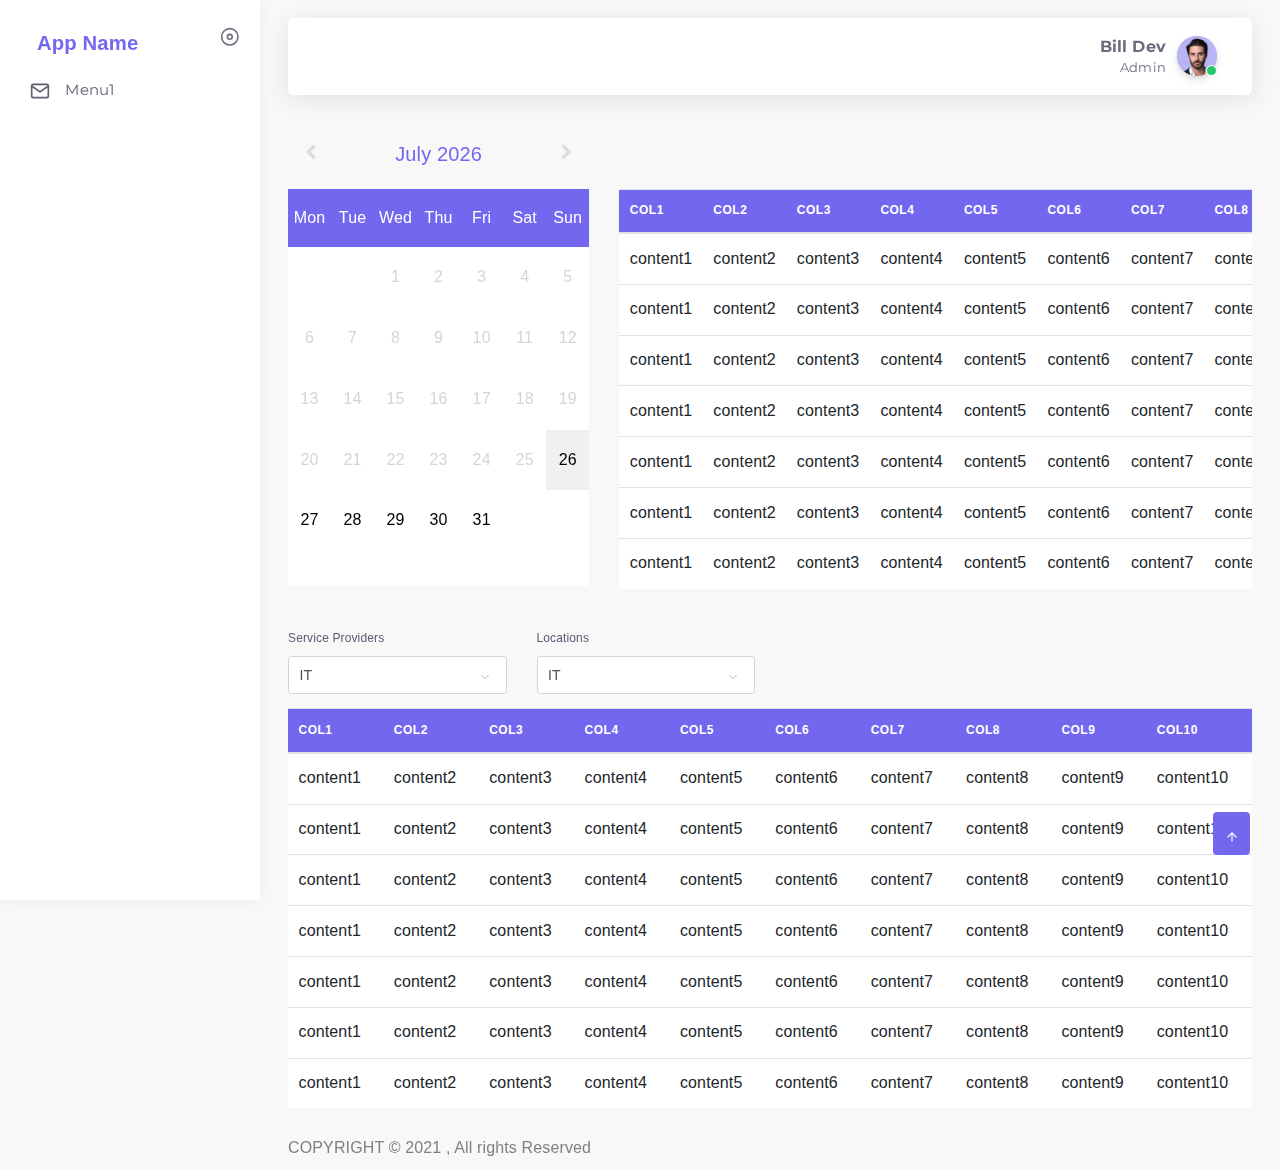
<file: index.html>
<!DOCTYPE html>
<html lang="en">
<head>
  <meta http-equiv="Content-Type" content="text/html; charset=UTF-8">
  <meta http-equiv="X-UA-Compatible" content="IE=edge">
  <meta name="viewport" content="width=device-width,initial-scale=1.0,user-scalable=0,minimal-ui">
  <meta name="description" content="Vuexy admin is super flexible, powerful, clean &amp; modern responsive bootstrap 4 admin template with unlimited possibilities.">
  <meta name="keywords" content="admin template, Vuexy admin template, dashboard template, flat admin template, responsive admin template, web app">
  <meta name="author" content="PIXINVENT">
  <title>App calendar - Vuexy - Bootstrap HTML admin template</title>
  <link rel="apple-touch-icon" href="./app-assets/images/ico/apple-icon-120.png">
  <link rel="shortcut icon" type="image/x-icon" href="./app-assets/images/ico/favicon.ico">
  <link href="https://fonts.googleapis.com/css2?family=Montserrat:ital,wght@0,300;0,400;0,500;0,600;1,400;1,500;1,600" rel="stylesheet">
  <link rel="stylesheet" href="https://stackpath.bootstrapcdn.com/font-awesome/4.7.0/css/font-awesome.min.css">
  
  <!-- BEGIN: Vendor CSS-->
  <link rel="stylesheet" type="text/css" href="./app-assets/vendors/css/vendors.min.css">
  <link rel="stylesheet" type="text/css" href="./app-assets/vendors/css/calendars/fullcalendar.min.css">
  <link rel="stylesheet" type="text/css" href="./app-assets/vendors/css/forms/select/select2.min.css">
  <link rel="stylesheet" type="text/css" href="./app-assets/vendors/css/pickers/flatpickr/flatpickr.min.css">
  <!-- END: Vendor CSS-->

  <!-- BEGIN: Theme CSS-->
  <link rel="stylesheet" type="text/css" href="./app-assets/css/bootstrap.css">
  <link rel="stylesheet" type="text/css" href="./app-assets/css/bootstrap-extended.css">
  <link rel="stylesheet" type="text/css" href="./app-assets/css/colors.css">
  <link rel="stylesheet" type="text/css" href="./app-assets/css/components.css">
  <link rel="stylesheet" type="text/css" href="./app-assets/css/themes/dark-layout.css">
  <link rel="stylesheet" type="text/css" href="./app-assets/css/themes/bordered-layout.css">
  <link rel="stylesheet" type="text/css" href="./app-assets/css/themes/semi-dark-layout.css">

  <!-- BEGIN: Page CSS-->
  <link rel="stylesheet" type="text/css" href="./app-assets/css/core/menu/menu-types/vertical-menu.css">
  <link rel="stylesheet" type="text/css" href="./app-assets/css/plugins/forms/pickers/form-flat-pickr.css">
  <link rel="stylesheet" type="text/css" href="./app-assets/css/pages/app-calendar.css">
  <link rel="stylesheet" type="text/css" href="./app-assets/css/plugins/forms/form-validation.css">
  <!-- END: Page CSS-->

  <!-- BEGIN: Custom CSS-->
  <link rel="stylesheet" type="text/css" href="./assets/css/style.css">
  <link rel="stylesheet" type="text/css" href="./assets/css/calendar.css">
  <!-- <link rel="stylesheet" type="text/css" href="./assets/css/responsive-table.css"> -->
  <!-- END: Custom CSS-->
</head>
<body class="vertical-layout vertical-menu-modern  navbar-floating footer-static  " data-open="click" data-menu="vertical-menu-modern" data-col="">
  <!-- BEGIN: Header-->
  <nav class="header-navbar navbar navbar-expand-lg align-items-center floating-nav navbar-light navbar-shadow">
    <div class="navbar-container d-flex content">
      <div class="bookmark-wrapper d-flex align-items-center">
        <ul class="nav navbar-nav d-xl-none">
          <li class="nav-item"><a class="nav-link menu-toggle" href="javascript:void(0);"><i class="ficon" data-feather="menu"></i></a></li>
        </ul>
      </div>
      <ul class="nav navbar-nav align-items-center ml-auto">
        <li class="nav-item dropdown dropdown-user">
          <a class="nav-link dropdown-toggle dropdown-user-link" id="dropdown-user" href="javascript:void(0);" data-toggle="dropdown" aria-haspopup="true" aria-expanded="false">
            <div class="user-nav d-sm-flex d-none">
              <span class="user-name font-weight-bolder">Bill Dev</span>
              <span class="user-status">Admin</span>
            </div>
            <span class="avatar">
              <img class="round" src="./app-assets/images/portrait/small/avatar-s-11.jpg" alt="avatar" height="40" width="40"><span class="avatar-status-online"></span>
            </span>
          </a>
          <div class="dropdown-menu dropdown-menu-right" aria-labelledby="dropdown-user">
            <a class="dropdown-item" href="login.html"><i class="mr-50" data-feather="power"></i> Logout</a>
          </div>
        </li>
      </ul>
    </div>
  </nav>
  <!-- END: Header-->

  <!-- BEGIN: Main Menu-->
  <div class="main-menu menu-fixed menu-light menu-accordion menu-shadow" data-scroll-to-active="true">
    <div class="navbar-header">
      <ul class="nav navbar-nav flex-row">
        <li class="nav-item mr-auto">
          <a class="navbar-brand" href="../../../html/ltr/vertical-menu-template/index.html">
            <span class="brand-logo"></span>
            <h2 class="brand-text">App Name</h2>
          </a>
        </li>
        <li class="nav-item nav-toggle">
          <a class="nav-link modern-nav-toggle pr-0" data-toggle="collapse"><i class="d-block d-xl-none text-primary toggle-icon font-medium-4" data-feather="x"></i><i class="d-none d-xl-block collapse-toggle-icon font-medium-4  text-primary" data-feather="disc" data-ticon="disc"></i></a>
        </li>
      </ul>
    </div>
    <div class="shadow-bottom"></div>
    <div class="main-menu-content">
      <ul class="navigation navigation-main" id="main-menu-navigation" data-menu="menu-navigation">
        <li class=" nav-item">
          <a class="d-flex align-items-center" href=""><i data-feather="mail"></i><span class="menu-title text-truncate" data-i18n="menu">Menu1</span></a>
        </li>
      </ul>
    </div>
  </div>
  <!-- END: Main Menu-->

  <!-- BEGIN: Content-->
  <div class="app-content content ">
  <div class="content-overlay"></div>
  <div class="header-navbar-shadow"></div>
  <div class="content-wrapper">
    
    <div class="content-header row">
    </div>
    <div class="content-body" style="margin-top: 20px">
      <div class="row">
        <div class="col-md-4">
          <section class="calendar-section">
            <div class="row">
              <div class="col-md-12">
                <div class="calendar calendar-first" id="calendar_first">
                  <div class="calendar_header">
                      <button class="switch-month switch-left"> <i class="fa fa-chevron-left"></i></button>
                       <h2></h2>
                      <button class="switch-month switch-right"> <i class="fa fa-chevron-right"></i></button>
                  </div>
                  <div class="calendar_weekdays"></div>
                  <div class="calendar_content"></div>
                </div>
              </div>
            </div>
          </section>
        </div>
        <div class="col-md-3 sm-block">
          <div class="form-group">
            <label for="basicSelect">Service Providers</label>
            <select class="form-control" id="basicSelect">
              <option>IT</option>
              <option>Blade Runner</option>
              <option>Thor Ragnarok</option>
            </select>
          </div>
        </div>
        <div class="col-md-3 sm-block">
          <div class="form-group">
            <label for="basicSelect">Locations</label>
            <select class="form-control" id="basicSelect">
              <option>IT</option>
              <option>Blade Runner</option>
              <option>Thor Ragnarok</option>
            </select>
          </div>
        </div>
        <div class="col-md-8">
          <div class="table-responsive">
            <table class="table table-fixed bg-white" style="margin-top: 60px;">
              <thead class="thead-main">
                <tr>
                  <th>col1</th>
                  <th>col2</th>
                  <th>col3</th>
                  <th>col4</th>
                  <th>col5</th>
                  <th>col6</th>
                  <th>col7</th>
                  <th>col8</th>
                  <th>col9</th>
                  <th>col10</th>
                </tr>
              </thead>
              <tbody>
                <tr>
                  <td>content1</td>
                  <td>content2</td>
                  <td>content3</td>
                  <td>content4</td>
                  <td>content5</td>
                  <td>content6</td>
                  <td>content7</td>
                  <td>content8</td>
                  <td>content9</td>
                  <td>content10</td>
                </tr>
                <tr>
                  <td>content1</td>
                  <td>content2</td>
                  <td>content3</td>
                  <td>content4</td>
                  <td>content5</td>
                  <td>content6</td>
                  <td>content7</td>
                  <td>content8</td>
                  <td>content9</td>
                  <td>content10</td>
                </tr>
                <tr>
                  <td>content1</td>
                  <td>content2</td>
                  <td>content3</td>
                  <td>content4</td>
                  <td>content5</td>
                  <td>content6</td>
                  <td>content7</td>
                  <td>content8</td>
                  <td>content9</td>
                  <td>content10</td>
                </tr>
                <tr>
                  <td>content1</td>
                  <td>content2</td>
                  <td>content3</td>
                  <td>content4</td>
                  <td>content5</td>
                  <td>content6</td>
                  <td>content7</td>
                  <td>content8</td>
                  <td>content9</td>
                  <td>content10</td>
                </tr>
                <tr>
                  <td>content1</td>
                  <td>content2</td>
                  <td>content3</td>
                  <td>content4</td>
                  <td>content5</td>
                  <td>content6</td>
                  <td>content7</td>
                  <td>content8</td>
                  <td>content9</td>
                  <td>content10</td>
                </tr>
                <tr>
                  <td>content1</td>
                  <td>content2</td>
                  <td>content3</td>
                  <td>content4</td>
                  <td>content5</td>
                  <td>content6</td>
                  <td>content7</td>
                  <td>content8</td>
                  <td>content9</td>
                  <td>content10</td>
                </tr>
                <tr>
                  <td>content1</td>
                  <td>content2</td>
                  <td>content3</td>
                  <td>content4</td>
                  <td>content5</td>
                  <td>content6</td>
                  <td>content7</td>
                  <td>content8</td>
                  <td>content9</td>
                  <td>content10</td>
                </tr>
              </tbody>
            </table>
          </div>
        </div>
      </div>
      <div class="row" style="margin-top: 20px;">
        <div class="col-md-3 sm-hidden">
          <div class="form-group">
            <label for="basicSelect">Service Providers</label>
            <select class="form-control" id="basicSelect">
              <option>IT</option>
              <option>Blade Runner</option>
              <option>Thor Ragnarok</option>
            </select>
          </div>
        </div>
        <div class="col-md-3 sm-hidden">
          <div class="form-group">
            <label for="basicSelect">Locations</label>
            <select class="form-control" id="basicSelect">
              <option>IT</option>
              <option>Blade Runner</option>
              <option>Thor Ragnarok</option>
            </select>
          </div>
        </div>
        <div class="col-md-12 sm-hidden">
          <div class="table-responsive">
            <table class="table table-fixed bg-white">
              <thead class="thead-main">
                <tr>
                  <th>col1</th>
                  <th>col2</th>
                  <th>col3</th>
                  <th>col4</th>
                  <th>col5</th>
                  <th>col6</th>
                  <th>col7</th>
                  <th>col8</th>
                  <th>col9</th>
                  <th>col10</th>
                </tr>
              </thead>
              <tbody>
                <tr>
                  <td>content1</td>
                  <td>content2</td>
                  <td>content3</td>
                  <td>content4</td>
                  <td>content5</td>
                  <td>content6</td>
                  <td>content7</td>
                  <td>content8</td>
                  <td>content9</td>
                  <td>content10</td>
                </tr>
                <tr>
                  <td>content1</td>
                  <td>content2</td>
                  <td>content3</td>
                  <td>content4</td>
                  <td>content5</td>
                  <td>content6</td>
                  <td>content7</td>
                  <td>content8</td>
                  <td>content9</td>
                  <td>content10</td>
                </tr>
                <tr>
                  <td>content1</td>
                  <td>content2</td>
                  <td>content3</td>
                  <td>content4</td>
                  <td>content5</td>
                  <td>content6</td>
                  <td>content7</td>
                  <td>content8</td>
                  <td>content9</td>
                  <td>content10</td>
                </tr>
                <tr>
                  <td>content1</td>
                  <td>content2</td>
                  <td>content3</td>
                  <td>content4</td>
                  <td>content5</td>
                  <td>content6</td>
                  <td>content7</td>
                  <td>content8</td>
                  <td>content9</td>
                  <td>content10</td>
                </tr>
                <tr>
                  <td>content1</td>
                  <td>content2</td>
                  <td>content3</td>
                  <td>content4</td>
                  <td>content5</td>
                  <td>content6</td>
                  <td>content7</td>
                  <td>content8</td>
                  <td>content9</td>
                  <td>content10</td>
                </tr>
                <tr>
                  <td>content1</td>
                  <td>content2</td>
                  <td>content3</td>
                  <td>content4</td>
                  <td>content5</td>
                  <td>content6</td>
                  <td>content7</td>
                  <td>content8</td>
                  <td>content9</td>
                  <td>content10</td>
                </tr>
                <tr>
                  <td>content1</td>
                  <td>content2</td>
                  <td>content3</td>
                  <td>content4</td>
                  <td>content5</td>
                  <td>content6</td>
                  <td>content7</td>
                  <td>content8</td>
                  <td>content9</td>
                  <td>content10</td>
                </tr>
              </tbody>
            </table>
          </div>
        </div>
      </div>
    </div>
    </div>
  </div>
  <!-- END: Content-->

  <div class="sidenav-overlay"></div>
  <div class="drag-target"></div>

  <!-- BEGIN: Footer-->
  <footer class="footer footer-static footer-light">
    <p class="clearfix mb-0">
      <span class="float-md-left d-block d-md-inline-block mt-25">
        COPYRIGHT &copy; 2021
        <span class="d-none d-sm-inline-block">, All rights Reserved</span></span>
    </p>
  </footer>
  <button class="btn btn-primary btn-icon scroll-top" type="button"><i data-feather="arrow-up"></i></button>
  <!-- END: Footer-->

  <!-- BEGIN: Vendor JS-->
  <script src="./app-assets/vendors/js/vendors.min.js"></script>
  <!-- BEGIN Vendor JS-->

  <!-- BEGIN: Page Vendor JS-->
  <script src="./app-assets/vendors/js/calendar/fullcalendar.min.js"></script>
  <script src="./app-assets/vendors/js/extensions/moment.min.js"></script>
  <script src="./app-assets/vendors/js/forms/select/select2.full.min.js"></script>
  <script src="./app-assets/vendors/js/forms/validation/jquery.validate.min.js"></script>
  <script src="./app-assets/vendors/js/pickers/flatpickr/flatpickr.min.js"></script>
  <!-- END: Page Vendor JS-->

  <!-- BEGIN CustomJS-->
  <script src="./assets/js/main.js"></script>
  <!-- END CustomJS-->

  <!-- BEGIN: Theme JS-->
  <script src="./app-assets/js/core/app-menu.js"></script>
  <script src="./app-assets/js/core/app.js"></script>
  <!-- END: Theme JS-->

  <script>
    $(window).on('load', function() {
      if (feather) {
        feather.replace({
          width: 14,
          height: 14
        });
      }
    })
  </script>
</body>
</html>
</file>
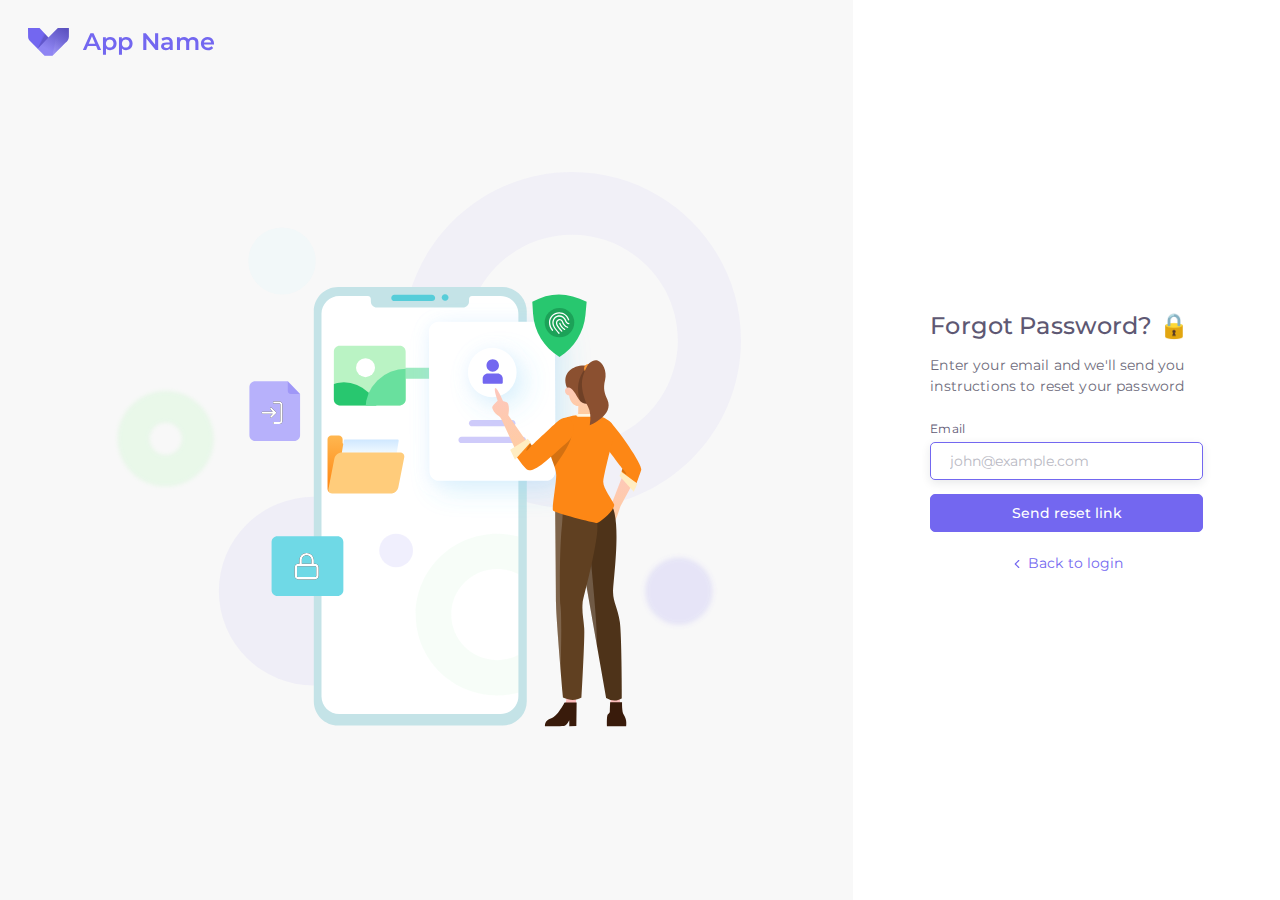
<file: forgot-password.html>
<!DOCTYPE html>
<html class="loading" lang="en" data-textdirection="ltr">
<!-- BEGIN: Head-->

<head>
    <meta http-equiv="Content-Type" content="text/html; charset=UTF-8">
    <meta http-equiv="X-UA-Compatible" content="IE=edge">
    <meta name="viewport" content="width=device-width,initial-scale=1.0,user-scalable=0,minimal-ui">
    <meta name="description" content="Vuexy admin is super flexible, powerful, clean &amp; modern responsive bootstrap 4 admin template with unlimited possibilities.">
    <meta name="keywords" content="admin template, Vuexy admin template, dashboard template, flat admin template, responsive admin template, web app">
    <meta name="author" content="PIXINVENT">
    <title>Forgot Password Page - Vuexy - Bootstrap HTML admin template</title>
    <link rel="apple-touch-icon" href="./app-assets/images/ico/apple-icon-120.png">
    <link rel="shortcut icon" type="image/x-icon" href="./app-assets/images/ico/favicon.ico">
    <link href="https://fonts.googleapis.com/css2?family=Montserrat:ital,wght@0,300;0,400;0,500;0,600;1,400;1,500;1,600" rel="stylesheet">

    <!-- BEGIN: Vendor CSS-->
    <link rel="stylesheet" type="text/css" href="./app-assets/vendors/css/vendors.min.css">
    <!-- END: Vendor CSS-->

    <!-- BEGIN: Theme CSS-->
    <link rel="stylesheet" type="text/css" href="./app-assets/css/bootstrap.css">
    <link rel="stylesheet" type="text/css" href="./app-assets/css/bootstrap-extended.css">
    <link rel="stylesheet" type="text/css" href="./app-assets/css/colors.css">
    <link rel="stylesheet" type="text/css" href="./app-assets/css/components.css">
    <link rel="stylesheet" type="text/css" href="./app-assets/css/themes/dark-layout.css">
    <link rel="stylesheet" type="text/css" href="./app-assets/css/themes/bordered-layout.css">
    <link rel="stylesheet" type="text/css" href="./app-assets/css/themes/semi-dark-layout.css">

    <!-- BEGIN: Page CSS-->
    <link rel="stylesheet" type="text/css" href="./app-assets/css/core/menu/menu-types/vertical-menu.css">
    <link rel="stylesheet" type="text/css" href="./app-assets/css/plugins/forms/form-validation.css">
    <link rel="stylesheet" type="text/css" href="./app-assets/css/pages/page-auth.css">
    <!-- END: Page CSS-->

    <!-- BEGIN: Custom CSS-->
    <link rel="stylesheet" type="text/css" href="./assets/css/style.css">
    <!-- END: Custom CSS-->

</head>
<!-- END: Head-->

<!-- BEGIN: Body-->

<body class="vertical-layout vertical-menu-modern blank-page navbar-floating footer-static  " data-open="click" data-menu="vertical-menu-modern" data-col="blank-page">
    <!-- BEGIN: Content-->
    <div class="app-content content ">
        <div class="content-overlay"></div>
        <div class="header-navbar-shadow"></div>
        <div class="content-wrapper">
            <div class="content-header row">
            </div>
            <div class="content-body">
                <div class="auth-wrapper auth-v2">
                    <div class="auth-inner row m-0">
                        <!-- Brand logo--><a class="brand-logo" href="javascript:void(0);">
                            <svg viewBox="0 0 139 95" version="1.1" xmlns="http://www.w3.org/2000/svg" xmlns:xlink="http://www.w3.org/1999/xlink" height="28">
                                <defs>
                                    <lineargradient id="linearGradient-1" x1="100%" y1="10.5120544%" x2="50%" y2="89.4879456%">
                                        <stop stop-color="#000000" offset="0%"></stop>
                                        <stop stop-color="#FFFFFF" offset="100%"></stop>
                                    </lineargradient>
                                    <lineargradient id="linearGradient-2" x1="64.0437835%" y1="46.3276743%" x2="37.373316%" y2="100%">
                                        <stop stop-color="#EEEEEE" stop-opacity="0" offset="0%"></stop>
                                        <stop stop-color="#FFFFFF" offset="100%"></stop>
                                    </lineargradient>
                                </defs>
                                <g id="Page-1" stroke="none" stroke-width="1" fill="none" fill-rule="evenodd">
                                    <g id="Artboard" transform="translate(-400.000000, -178.000000)">
                                        <g id="Group" transform="translate(400.000000, 178.000000)">
                                            <path class="text-primary" id="Path" d="M-5.68434189e-14,2.84217094e-14 L39.1816085,2.84217094e-14 L69.3453773,32.2519224 L101.428699,2.84217094e-14 L138.784583,2.84217094e-14 L138.784199,29.8015838 C137.958931,37.3510206 135.784352,42.5567762 132.260463,45.4188507 C128.736573,48.2809251 112.33867,64.5239941 83.0667527,94.1480575 L56.2750821,94.1480575 L6.71554594,44.4188507 C2.46876683,39.9813776 0.345377275,35.1089553 0.345377275,29.8015838 C0.345377275,24.4942122 0.230251516,14.560351 -5.68434189e-14,2.84217094e-14 Z" style="fill: currentColor"></path>
                                            <path id="Path1" d="M69.3453773,32.2519224 L101.428699,1.42108547e-14 L138.784583,1.42108547e-14 L138.784199,29.8015838 C137.958931,37.3510206 135.784352,42.5567762 132.260463,45.4188507 C128.736573,48.2809251 112.33867,64.5239941 83.0667527,94.1480575 L56.2750821,94.1480575 L32.8435758,70.5039241 L69.3453773,32.2519224 Z" fill="url(#linearGradient-1)" opacity="0.2"></path>
                                            <polygon id="Path-2" fill="#000000" opacity="0.049999997" points="69.3922914 32.4202615 32.8435758 70.5039241 54.0490008 16.1851325"></polygon>
                                            <polygon id="Path-21" fill="#000000" opacity="0.099999994" points="69.3922914 32.4202615 32.8435758 70.5039241 58.3683556 20.7402338"></polygon>
                                            <polygon id="Path-3" fill="url(#linearGradient-2)" opacity="0.099999994" points="101.428699 0 83.0667527 94.1480575 130.378721 47.0740288"></polygon>
                                        </g>
                                    </g>
                                </g>
                            </svg>
                            <h2 class="brand-text text-primary ml-1">App Name</h2>
                        </a>
                        <!-- /Brand logo-->
                        <!-- Left Text-->
                        <div class="d-none d-lg-flex col-lg-8 align-items-center p-5">
                            <div class="w-100 d-lg-flex align-items-center justify-content-center px-5"><img class="img-fluid" src="./app-assets/images/pages/forgot-password-v2.svg" alt="Forgot password V2" /></div>
                        </div>
                        <!-- /Left Text-->
                        <!-- Forgot password-->
                        <div class="d-flex col-lg-4 align-items-center auth-bg px-2 p-lg-5">
                            <div class="col-12 col-sm-8 col-md-6 col-lg-12 px-xl-2 mx-auto">
                                <h2 class="card-title font-weight-bold mb-1">Forgot Password? 🔒</h2>
                                <p class="card-text mb-2">Enter your email and we'll send you instructions to reset your password</p>
                                <form class="auth-forgot-password-form mt-2" action="page-auth-reset-password-v2.html" method="POST">
                                    <div class="form-group">
                                        <label class="form-label" for="forgot-password-email">Email</label>
                                        <input class="form-control" id="forgot-password-email" type="text" name="forgot-password-email" placeholder="john@example.com" aria-describedby="forgot-password-email" autofocus="" tabindex="1" />
                                    </div>
                                    <button class="btn btn-primary btn-block" tabindex="2">Send reset link</button>
                                </form>
                                <p class="text-center mt-2"><a href="login.html"><i data-feather="chevron-left"></i> Back to login</a></p>
                            </div>
                        </div>
                        <!-- /Forgot password-->
                    </div>
                </div>
            </div>
        </div>
    </div>
    <!-- END: Content-->


    <!-- BEGIN: Vendor JS-->
    <script src="./app-assets/vendors/js/vendors.min.js"></script>
    <!-- BEGIN Vendor JS-->

    <!-- BEGIN: Page Vendor JS-->
    <script src="./app-assets/vendors/js/forms/validation/jquery.validate.min.js"></script>
    <!-- END: Page Vendor JS-->

    <!-- BEGIN: Theme JS-->
    <script src="./app-assets/js/core/app-menu.js"></script>
    <script src="./app-assets/js/core/app.js"></script>
    <!-- END: Theme JS-->

    <!-- BEGIN: Page JS-->
    <script src="./app-assets/js/scripts/pages/page-auth-forgot-password.js"></script>
    <!-- END: Page JS-->

    <script>
        $(window).on('load', function() {
            if (feather) {
                feather.replace({
                    width: 14,
                    height: 14
                });
            }
        })
    </script>
</body>
<!-- END: Body-->

</html>
</file>
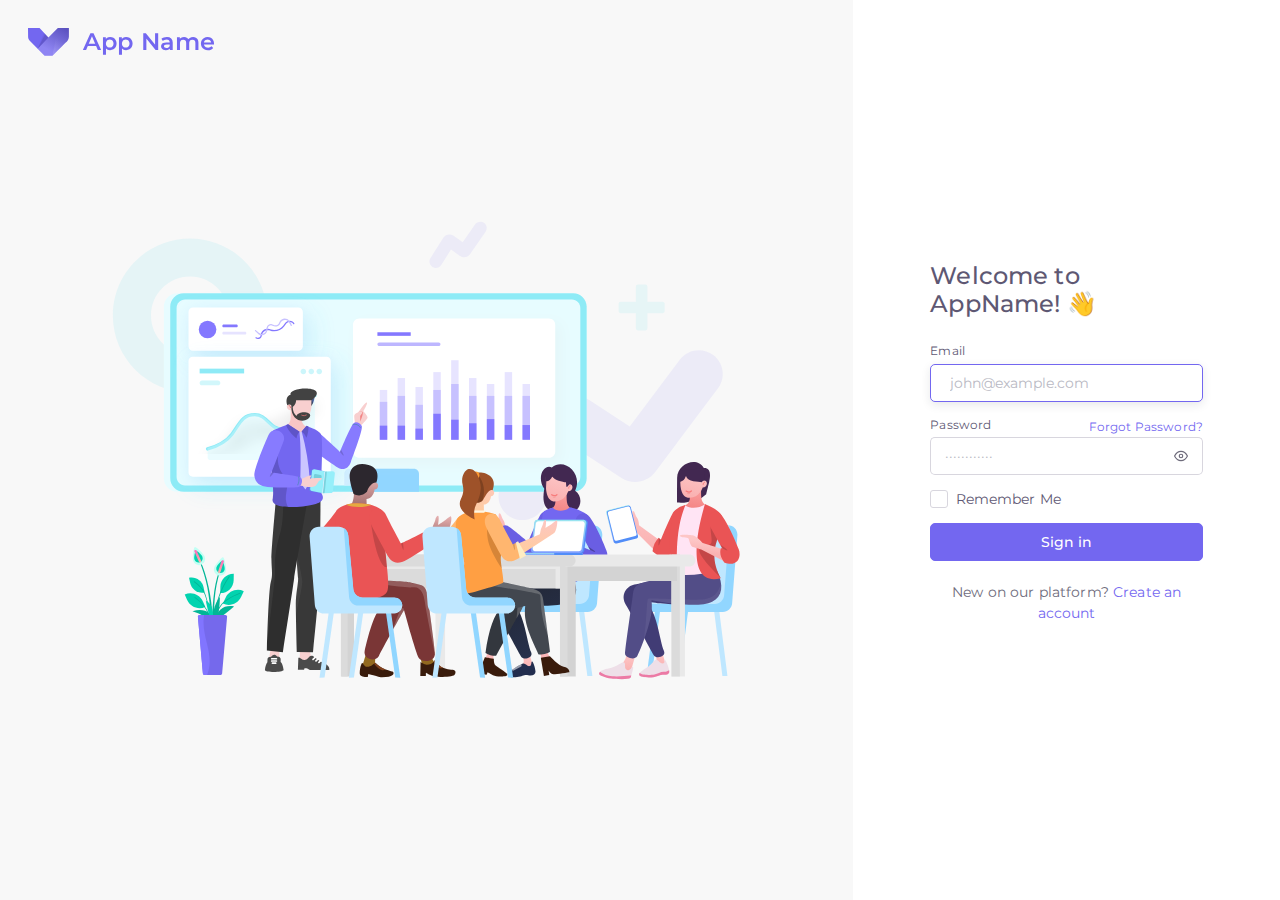
<file: login.html>
<!DOCTYPE html>
<html class="loading" lang="en" data-textdirection="ltr">
<!-- BEGIN: Head-->

<head>
    <meta http-equiv="Content-Type" content="text/html; charset=UTF-8">
    <meta http-equiv="X-UA-Compatible" content="IE=edge">
    <meta name="viewport" content="width=device-width,initial-scale=1.0,user-scalable=0,minimal-ui">
    <meta name="description" content="Vuexy admin is super flexible, powerful, clean &amp; modern responsive bootstrap 4 admin template with unlimited possibilities.">
    <meta name="keywords" content="admin template, Vuexy admin template, dashboard template, flat admin template, responsive admin template, web app">
    <meta name="author" content="PIXINVENT">
    <title>Login Page - Vuexy - Bootstrap HTML admin template</title>
    <link rel="apple-touch-icon" href="./app-assets/images/ico/apple-icon-120.png">
    <link rel="shortcut icon" type="image/x-icon" href="./app-assets/images/ico/favicon.ico">
    <link href="https://fonts.googleapis.com/css2?family=Montserrat:ital,wght@0,300;0,400;0,500;0,600;1,400;1,500;1,600" rel="stylesheet">

    <!-- BEGIN: Vendor CSS-->
    <link rel="stylesheet" type="text/css" href="./app-assets/vendors/css/vendors.min.css">
    <!-- END: Vendor CSS-->

    <!-- BEGIN: Theme CSS-->
    <link rel="stylesheet" type="text/css" href="./app-assets/css/bootstrap.css">
    <link rel="stylesheet" type="text/css" href="./app-assets/css/bootstrap-extended.css">
    <link rel="stylesheet" type="text/css" href="./app-assets/css/colors.css">
    <link rel="stylesheet" type="text/css" href="./app-assets/css/components.css">
    <link rel="stylesheet" type="text/css" href="./app-assets/css/themes/dark-layout.css">
    <link rel="stylesheet" type="text/css" href="./app-assets/css/themes/bordered-layout.css">
    <link rel="stylesheet" type="text/css" href="./app-assets/css/themes/semi-dark-layout.css">

    <!-- BEGIN: Page CSS-->
    <link rel="stylesheet" type="text/css" href="./app-assets/css/core/menu/menu-types/vertical-menu.css">
    <link rel="stylesheet" type="text/css" href="./app-assets/css/plugins/forms/form-validation.css">
    <link rel="stylesheet" type="text/css" href="./app-assets/css/pages/page-auth.css">
    <!-- END: Page CSS-->

    <!-- BEGIN: Custom CSS-->
    <link rel="stylesheet" type="text/css" href="./assets/css/style.css">
    <!-- END: Custom CSS-->

</head>
<!-- END: Head-->

<!-- BEGIN: Body-->

<body class="vertical-layout vertical-menu-modern blank-page navbar-floating footer-static  " data-open="click" data-menu="vertical-menu-modern" data-col="blank-page">
    <!-- BEGIN: Content-->
    <div class="app-content content ">
        <div class="content-overlay"></div>
        <div class="header-navbar-shadow"></div>
        <div class="content-wrapper">
            <div class="content-header row">
            </div>
            <div class="content-body">
                <div class="auth-wrapper auth-v2">
                    <div class="auth-inner row m-0">
                        <!-- Brand logo--><a class="brand-logo" href="javascript:void(0);">
                            <svg viewBox="0 0 139 95" version="1.1" xmlns="http://www.w3.org/2000/svg" xmlns:xlink="http://www.w3.org/1999/xlink" height="28">
                                <defs>
                                    <lineargradient id="linearGradient-1" x1="100%" y1="10.5120544%" x2="50%" y2="89.4879456%">
                                        <stop stop-color="#000000" offset="0%"></stop>
                                        <stop stop-color="#FFFFFF" offset="100%"></stop>
                                    </lineargradient>
                                    <lineargradient id="linearGradient-2" x1="64.0437835%" y1="46.3276743%" x2="37.373316%" y2="100%">
                                        <stop stop-color="#EEEEEE" stop-opacity="0" offset="0%"></stop>
                                        <stop stop-color="#FFFFFF" offset="100%"></stop>
                                    </lineargradient>
                                </defs>
                                <g id="Page-1" stroke="none" stroke-width="1" fill="none" fill-rule="evenodd">
                                    <g id="Artboard" transform="translate(-400.000000, -178.000000)">
                                        <g id="Group" transform="translate(400.000000, 178.000000)">
                                            <path class="text-primary" id="Path" d="M-5.68434189e-14,2.84217094e-14 L39.1816085,2.84217094e-14 L69.3453773,32.2519224 L101.428699,2.84217094e-14 L138.784583,2.84217094e-14 L138.784199,29.8015838 C137.958931,37.3510206 135.784352,42.5567762 132.260463,45.4188507 C128.736573,48.2809251 112.33867,64.5239941 83.0667527,94.1480575 L56.2750821,94.1480575 L6.71554594,44.4188507 C2.46876683,39.9813776 0.345377275,35.1089553 0.345377275,29.8015838 C0.345377275,24.4942122 0.230251516,14.560351 -5.68434189e-14,2.84217094e-14 Z" style="fill: currentColor"></path>
                                            <path id="Path1" d="M69.3453773,32.2519224 L101.428699,1.42108547e-14 L138.784583,1.42108547e-14 L138.784199,29.8015838 C137.958931,37.3510206 135.784352,42.5567762 132.260463,45.4188507 C128.736573,48.2809251 112.33867,64.5239941 83.0667527,94.1480575 L56.2750821,94.1480575 L32.8435758,70.5039241 L69.3453773,32.2519224 Z" fill="url(#linearGradient-1)" opacity="0.2"></path>
                                            <polygon id="Path-2" fill="#000000" opacity="0.049999997" points="69.3922914 32.4202615 32.8435758 70.5039241 54.0490008 16.1851325"></polygon>
                                            <polygon id="Path-21" fill="#000000" opacity="0.099999994" points="69.3922914 32.4202615 32.8435758 70.5039241 58.3683556 20.7402338"></polygon>
                                            <polygon id="Path-3" fill="url(#linearGradient-2)" opacity="0.099999994" points="101.428699 0 83.0667527 94.1480575 130.378721 47.0740288"></polygon>
                                        </g>
                                    </g>
                                </g>
                            </svg>
                            <h2 class="brand-text text-primary ml-1">App Name</h2>
                        </a>
                        <!-- /Brand logo-->
                        <!-- Left Text-->
                        <div class="d-none d-lg-flex col-lg-8 align-items-center p-5">
                            <div class="w-100 d-lg-flex align-items-center justify-content-center px-5"><img class="img-fluid" src="./app-assets/images/pages/login-v2.svg" alt="Login V2" /></div>
                        </div>
                        <!-- /Left Text-->
                        <!-- Login-->
                        <div class="d-flex col-lg-4 align-items-center auth-bg px-2 p-lg-5">
                            <div class="col-12 col-sm-8 col-md-6 col-lg-12 px-xl-2 mx-auto">
                                <h2 class="card-title font-weight-bold mb-1">Welcome to AppName! 👋</h2>
                                <form class="auth-login-form mt-2" action="index.html" method="POST">
                                    <div class="form-group">
                                        <label class="form-label" for="login-email">Email</label>
                                        <input class="form-control" id="login-email" type="text" name="login-email" placeholder="john@example.com" aria-describedby="login-email" autofocus="" tabindex="1" />
                                    </div>
                                    <div class="form-group">
                                        <div class="d-flex justify-content-between">
                                            <label for="login-password">Password</label><a href="forgot-password.html"><small>Forgot Password?</small></a>
                                        </div>
                                        <div class="input-group input-group-merge form-password-toggle">
                                            <input class="form-control form-control-merge" id="login-password" type="password" name="login-password" placeholder="············" aria-describedby="login-password" tabindex="2" />
                                            <div class="input-group-append"><span class="input-group-text cursor-pointer"><i data-feather="eye"></i></span></div>
                                        </div>
                                    </div>
                                    <div class="form-group">
                                        <div class="custom-control custom-checkbox">
                                            <input class="custom-control-input" id="remember-me" type="checkbox" tabindex="3" />
                                            <label class="custom-control-label" for="remember-me"> Remember Me</label>
                                        </div>
                                    </div>
                                    <button class="btn btn-primary btn-block" tabindex="4">Sign in</button>
                                </form>
                                <p class="text-center mt-2"><span>New on our platform?</span><a href="register.html"><span>&nbsp;Create an account</span></a></p>
                            </div>
                        </div>
                        <!-- /Login-->
                    </div>
                </div>
            </div>
        </div>
    </div>
    <!-- END: Content-->


    <!-- BEGIN: Vendor JS-->
    <script src="./app-assets/vendors/js/vendors.min.js"></script>
    <!-- BEGIN Vendor JS-->

    <!-- BEGIN: Page Vendor JS-->
    <script src="./app-assets/vendors/js/forms/validation/jquery.validate.min.js"></script>
    <!-- END: Page Vendor JS-->

    <!-- BEGIN: Theme JS-->
    <script src="./app-assets/js/core/app-menu.js"></script>
    <script src="./app-assets/js/core/app.js"></script>
    <!-- END: Theme JS-->

    <!-- BEGIN: Page JS-->
    <script src="./app-assets/js/scripts/pages/page-auth-login.js"></script>
    <!-- END: Page JS-->

    <script>
        $(window).on('load', function() {
            if (feather) {
                feather.replace({
                    width: 14,
                    height: 14
                });
            }
        })
    </script>
</body>
<!-- END: Body-->

</html>
</file>
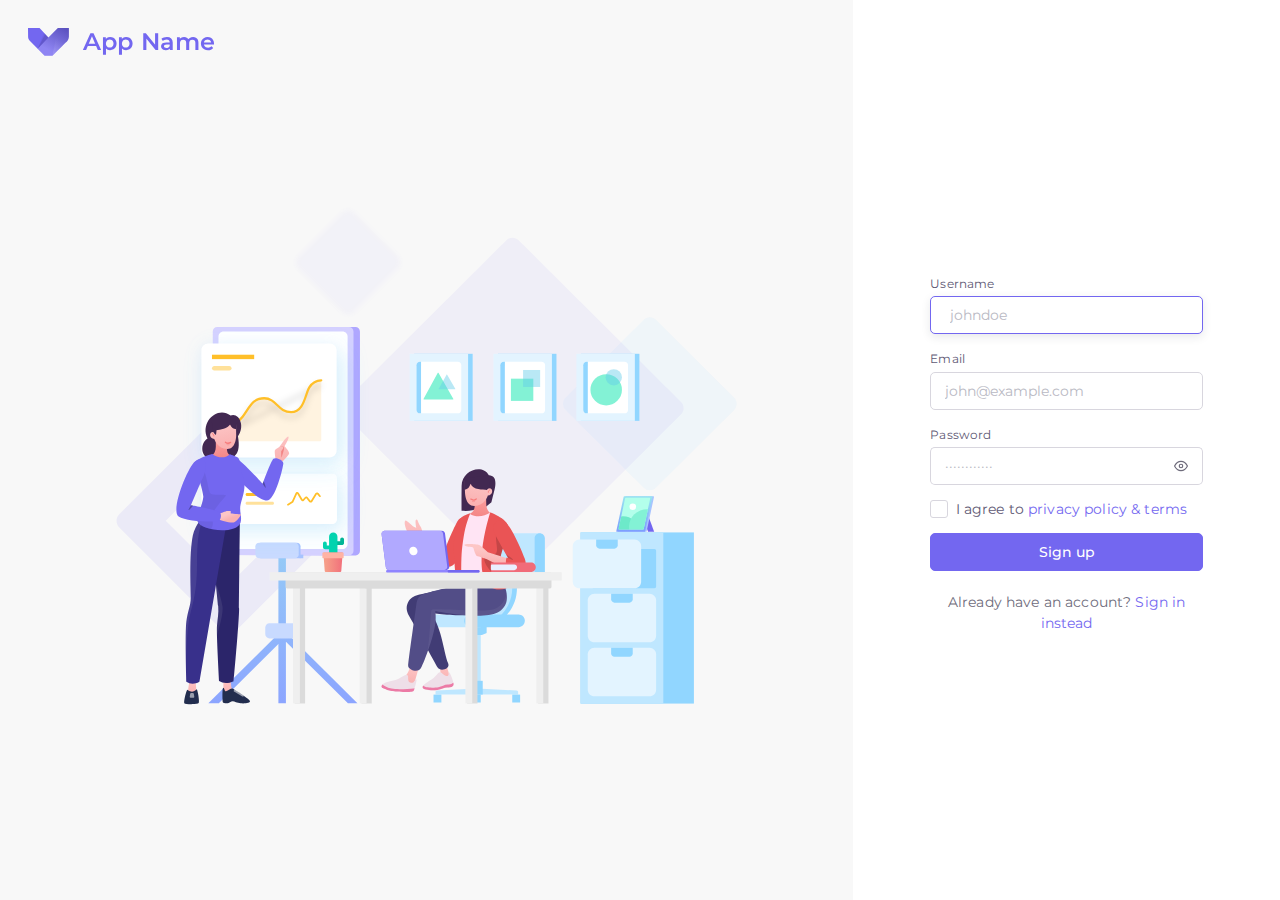
<file: register.html>
<!DOCTYPE html>
<html class="loading" lang="en" data-textdirection="ltr">
<!-- BEGIN: Head-->

<head>
    <meta http-equiv="Content-Type" content="text/html; charset=UTF-8">
    <meta http-equiv="X-UA-Compatible" content="IE=edge">
    <meta name="viewport" content="width=device-width,initial-scale=1.0,user-scalable=0,minimal-ui">
    <meta name="description" content="Vuexy admin is super flexible, powerful, clean &amp; modern responsive bootstrap 4 admin template with unlimited possibilities.">
    <meta name="keywords" content="admin template, Vuexy admin template, dashboard template, flat admin template, responsive admin template, web app">
    <meta name="author" content="PIXINVENT">
    <title>Register Page - Vuexy - Bootstrap HTML admin template</title>
    <link rel="apple-touch-icon" href="./app-assets/images/ico/apple-icon-120.png">
    <link rel="shortcut icon" type="image/x-icon" href="./app-assets/images/ico/favicon.ico">
    <link href="https://fonts.googleapis.com/css2?family=Montserrat:ital,wght@0,300;0,400;0,500;0,600;1,400;1,500;1,600" rel="stylesheet">

    <!-- BEGIN: Vendor CSS-->
    <link rel="stylesheet" type="text/css" href="./app-assets/vendors/css/vendors.min.css">
    <!-- END: Vendor CSS-->

    <!-- BEGIN: Theme CSS-->
    <link rel="stylesheet" type="text/css" href="./app-assets/css/bootstrap.css">
    <link rel="stylesheet" type="text/css" href="./app-assets/css/bootstrap-extended.css">
    <link rel="stylesheet" type="text/css" href="./app-assets/css/colors.css">
    <link rel="stylesheet" type="text/css" href="./app-assets/css/components.css">
    <link rel="stylesheet" type="text/css" href="./app-assets/css/themes/dark-layout.css">
    <link rel="stylesheet" type="text/css" href="./app-assets/css/themes/bordered-layout.css">
    <link rel="stylesheet" type="text/css" href="./app-assets/css/themes/semi-dark-layout.css">

    <!-- BEGIN: Page CSS-->
    <link rel="stylesheet" type="text/css" href="./app-assets/css/core/menu/menu-types/vertical-menu.css">
    <link rel="stylesheet" type="text/css" href="./app-assets/css/plugins/forms/form-validation.css">
    <link rel="stylesheet" type="text/css" href="./app-assets/css/pages/page-auth.css">
    <!-- END: Page CSS-->

    <!-- BEGIN: Custom CSS-->
    <link rel="stylesheet" type="text/css" href="./assets/css/style.css">
    <!-- END: Custom CSS-->

</head>
<!-- END: Head-->

<!-- BEGIN: Body-->

<body class="vertical-layout vertical-menu-modern blank-page navbar-floating footer-static  " data-open="click" data-menu="vertical-menu-modern" data-col="blank-page">
    <!-- BEGIN: Content-->
    <div class="app-content content ">
        <div class="content-overlay"></div>
        <div class="header-navbar-shadow"></div>
        <div class="content-wrapper">
            <div class="content-header row">
            </div>
            <div class="content-body">
                <div class="auth-wrapper auth-v2">
                    <div class="auth-inner row m-0">
                        <!-- Brand logo--><a class="brand-logo" href="javascript:void(0);">
                            <svg viewBox="0 0 139 95" version="1.1" xmlns="http://www.w3.org/2000/svg" xmlns:xlink="http://www.w3.org/1999/xlink" height="28">
                                <defs>
                                    <lineargradient id="linearGradient-1" x1="100%" y1="10.5120544%" x2="50%" y2="89.4879456%">
                                        <stop stop-color="#000000" offset="0%"></stop>
                                        <stop stop-color="#FFFFFF" offset="100%"></stop>
                                    </lineargradient>
                                    <lineargradient id="linearGradient-2" x1="64.0437835%" y1="46.3276743%" x2="37.373316%" y2="100%">
                                        <stop stop-color="#EEEEEE" stop-opacity="0" offset="0%"></stop>
                                        <stop stop-color="#FFFFFF" offset="100%"></stop>
                                    </lineargradient>
                                </defs>
                                <g id="Page-1" stroke="none" stroke-width="1" fill="none" fill-rule="evenodd">
                                    <g id="Artboard" transform="translate(-400.000000, -178.000000)">
                                        <g id="Group" transform="translate(400.000000, 178.000000)">
                                            <path class="text-primary" id="Path" d="M-5.68434189e-14,2.84217094e-14 L39.1816085,2.84217094e-14 L69.3453773,32.2519224 L101.428699,2.84217094e-14 L138.784583,2.84217094e-14 L138.784199,29.8015838 C137.958931,37.3510206 135.784352,42.5567762 132.260463,45.4188507 C128.736573,48.2809251 112.33867,64.5239941 83.0667527,94.1480575 L56.2750821,94.1480575 L6.71554594,44.4188507 C2.46876683,39.9813776 0.345377275,35.1089553 0.345377275,29.8015838 C0.345377275,24.4942122 0.230251516,14.560351 -5.68434189e-14,2.84217094e-14 Z" style="fill: currentColor"></path>
                                            <path id="Path1" d="M69.3453773,32.2519224 L101.428699,1.42108547e-14 L138.784583,1.42108547e-14 L138.784199,29.8015838 C137.958931,37.3510206 135.784352,42.5567762 132.260463,45.4188507 C128.736573,48.2809251 112.33867,64.5239941 83.0667527,94.1480575 L56.2750821,94.1480575 L32.8435758,70.5039241 L69.3453773,32.2519224 Z" fill="url(#linearGradient-1)" opacity="0.2"></path>
                                            <polygon id="Path-2" fill="#000000" opacity="0.049999997" points="69.3922914 32.4202615 32.8435758 70.5039241 54.0490008 16.1851325"></polygon>
                                            <polygon id="Path-21" fill="#000000" opacity="0.099999994" points="69.3922914 32.4202615 32.8435758 70.5039241 58.3683556 20.7402338"></polygon>
                                            <polygon id="Path-3" fill="url(#linearGradient-2)" opacity="0.099999994" points="101.428699 0 83.0667527 94.1480575 130.378721 47.0740288"></polygon>
                                        </g>
                                    </g>
                                </g>
                            </svg>
                            <h2 class="brand-text text-primary ml-1">App Name</h2>
                        </a>
                        <!-- /Brand logo-->
                        <!-- Left Text-->
                        <div class="d-none d-lg-flex col-lg-8 align-items-center p-5">
                            <div class="w-100 d-lg-flex align-items-center justify-content-center px-5"><img class="img-fluid" src="./app-assets/images/pages/register-v2.svg" alt="Register V2" /></div>
                        </div>
                        <!-- /Left Text-->
                        <!-- Register-->
                        <div class="d-flex col-lg-4 align-items-center auth-bg px-2 p-lg-5">
                            <div class="col-12 col-sm-8 col-md-6 col-lg-12 px-xl-2 mx-auto">
                                <form class="auth-register-form mt-2" action="index.html" method="POST">
                                    <div class="form-group">
                                        <label class="form-label" for="register-username">Username</label>
                                        <input class="form-control" id="register-username" type="text" name="register-username" placeholder="johndoe" aria-describedby="register-username" autofocus="" tabindex="1" />
                                    </div>
                                    <div class="form-group">
                                        <label class="form-label" for="register-email">Email</label>
                                        <input class="form-control" id="register-email" type="text" name="register-email" placeholder="john@example.com" aria-describedby="register-email" tabindex="2" />
                                    </div>
                                    <div class="form-group">
                                        <label class="form-label" for="register-password">Password</label>
                                        <div class="input-group input-group-merge form-password-toggle">
                                            <input class="form-control form-control-merge" id="register-password" type="password" name="register-password" placeholder="············" aria-describedby="register-password" tabindex="3" />
                                            <div class="input-group-append"><span class="input-group-text cursor-pointer"><i data-feather="eye"></i></span></div>
                                        </div>
                                    </div>
                                    <div class="form-group">
                                        <div class="custom-control custom-checkbox">
                                            <input class="custom-control-input" id="register-privacy-policy" type="checkbox" tabindex="4" />
                                            <label class="custom-control-label" for="register-privacy-policy">I agree to<a href="javascript:void(0);">&nbsp;privacy policy & terms</a></label>
                                        </div>
                                    </div>
                                    <button class="btn btn-primary btn-block" tabindex="5">Sign up</button>
                                </form>
                                <p class="text-center mt-2"><span>Already have an account?</span><a href="login.html"><span>&nbsp;Sign in instead</span></a></p>
                                
                            </div>
                        </div>
                        <!-- /Register-->
                    </div>
                </div>
            </div>
        </div>
    </div>
    <!-- END: Content-->


    <!-- BEGIN: Vendor JS-->
    <script src="./app-assets/vendors/js/vendors.min.js"></script>
    <!-- BEGIN Vendor JS-->

    <!-- BEGIN: Page Vendor JS-->
    <script src="./app-assets/vendors/js/forms/validation/jquery.validate.min.js"></script>
    <!-- END: Page Vendor JS-->

    <!-- BEGIN: Theme JS-->
    <script src="./app-assets/js/core/app-menu.js"></script>
    <script src="./app-assets/js/core/app.js"></script>
    <!-- END: Theme JS-->

    <!-- BEGIN: Page JS-->
    <script src="./app-assets/js/scripts/pages/page-auth-register.js"></script>
    <!-- END: Page JS-->

    <script>
        $(window).on('load', function() {
            if (feather) {
                feather.replace({
                    width: 14,
                    height: 14
                });
            }
        })
    </script>
</body>
<!-- END: Body-->

</html>
</file>
<file: app-assets/css/colors.css>
.bg-white {
  background-color: #ffffff !important; }

.bg-white .card-header,
.bg-white .card-footer {
  background-color: transparent; }

.border-white {
  border: 1px solid #ffffff !important; }

.border-top-white {
  border-top: 1px solid #ffffff; }

.border-bottom-white {
  border-bottom: 1px solid #ffffff; }

.border-left-white {
  border-left: 1px solid #ffffff; }

.border-right-white {
  border-right: 1px solid #ffffff; }

.bg-white.badge-glow,
.border-white.badge-glow,
.badge-white.badge-glow {
  box-shadow: 0px 0px 10px #ffffff; }

.overlay-white {
  background: #ffffff;
  /* The Fallback */
  background: rgba(255, 255, 255, 0.6); }

input:focus ~ .bg-white {
  box-shadow: 0 0 0 0.075rem #fff, 0 0 0 0.21rem #ffffff !important; }

.bg-black {
  background-color: #000000 !important; }

.bg-black .card-header,
.bg-black .card-footer {
  background-color: transparent; }

.border-black {
  border: 1px solid #000000 !important; }

.border-top-black {
  border-top: 1px solid #000000; }

.border-bottom-black {
  border-bottom: 1px solid #000000; }

.border-left-black {
  border-left: 1px solid #000000; }

.border-right-black {
  border-right: 1px solid #000000; }

.bg-black.badge-glow,
.border-black.badge-glow,
.badge-black.badge-glow {
  box-shadow: 0px 0px 10px #000000; }

.overlay-black {
  background: #000000;
  /* The Fallback */
  background: rgba(0, 0, 0, 0.6); }

input:focus ~ .bg-black {
  box-shadow: 0 0 0 0.075rem #fff, 0 0 0 0.21rem #000000 !important; }

.bg-dark {
  background-color: #4b4b4b !important; }

.bg-dark .card-header,
.bg-dark .card-footer {
  background-color: transparent; }

.alert-dark {
  background: rgba(75, 75, 75, 0.12) !important;
  color: #4b4b4b !important; }

.alert-dark .alert-heading {
  box-shadow: rgba(75, 75, 75, 0.4) 0px 6px 15px -7px; }

.alert-dark .alert-link {
  color: #3e3e3e !important; }

.alert-dark .close {
  color: #4b4b4b !important; }

.border-dark {
  border: 1px solid #4b4b4b !important; }

.border-top-dark {
  border-top: 1px solid #4b4b4b; }

.border-bottom-dark {
  border-bottom: 1px solid #4b4b4b; }

.border-left-dark {
  border-left: 1px solid #4b4b4b; }

.border-right-dark {
  border-right: 1px solid #4b4b4b; }

.bg-dark.badge-glow,
.border-dark.badge-glow,
.badge-dark.badge-glow {
  box-shadow: 0px 0px 10px #4b4b4b; }

.badge.badge-light-dark {
  background-color: rgba(75, 75, 75, 0.12);
  color: #4b4b4b !important; }

.overlay-dark {
  background: #4b4b4b;
  /* The Fallback */
  background: rgba(75, 75, 75, 0.6); }

.btn-dark {
  border-color: #4b4b4b !important;
  background-color: #4b4b4b !important;
  color: #fff !important; }

.btn-dark:focus, .btn-dark:active, .btn-dark.active {
  color: #fff;
  background-color: #343434 !important; }

.btn-dark:hover:not(.disabled):not(:disabled) {
  box-shadow: 0 8px 25px -8px #4b4b4b; }

.btn-dark:not(:disabled):not(.disabled):active:focus {
  box-shadow: none; }

.btn-flat-dark {
  background-color: transparent;
  color: #4b4b4b; }

.btn-flat-dark:hover {
  color: #4b4b4b; }

.btn-flat-dark:hover:not(.disabled):not(:disabled) {
  background-color: rgba(75, 75, 75, 0.12); }

.btn-flat-dark:active, .btn-flat-dark.active, .btn-flat-dark:focus {
  background-color: rgba(75, 75, 75, 0.2);
  color: #4b4b4b; }

.btn-flat-dark.dropdown-toggle::after {
  background-image: url("data:image/svg+xml,%3Csvg xmlns='http://www.w3.org/2000/svg' viewBox='0 0 24 24' fill='none' stroke='%234b4b4b' stroke-width='2' stroke-linecap='round' stroke-linejoin='round' class='feather feather-chevron-down'%3E%3Cpolyline points='6 9 12 15 18 9'%3E%3C/polyline%3E%3C/svg%3E"); }

.btn-relief-dark {
  background-color: #4b4b4b;
  box-shadow: inset 0 -3px 0 0 rgba(34, 41, 47, 0.2);
  color: #fff;
  transition: all 0.2s ease; }

.btn-relief-dark:hover:not(.disabled):not(:disabled) {
  background-color: #626262; }

.btn-relief-dark:active, .btn-relief-dark.active, .btn-relief-dark:focus {
  background-color: #343434; }

.btn-relief-dark:hover {
  color: #fff; }

.btn-relief-dark:active, .btn-relief-dark.active {
  outline: none;
  box-shadow: none;
  transform: translateY(3px); }

.btn-outline-dark {
  border: 1px solid #4b4b4b !important;
  background-color: transparent;
  color: #4b4b4b; }

.btn-outline-dark:hover:not(.disabled):not(:disabled) {
  background-color: rgba(75, 75, 75, 0.04);
  color: #4b4b4b; }

.btn-outline-dark:not(:disabled):not(.disabled):active:focus {
  box-shadow: none; }

.btn-outline-dark:not(:disabled):not(.disabled):active, .btn-outline-dark:not(:disabled):not(.disabled).active, .btn-outline-dark:not(:disabled):not(.disabled):focus {
  background-color: rgba(75, 75, 75, 0.2);
  color: #4b4b4b; }

.btn-outline-dark.dropdown-toggle::after {
  background-image: url("data:image/svg+xml,%3Csvg xmlns='http://www.w3.org/2000/svg' viewBox='0 0 24 24' fill='none' stroke='%234b4b4b' stroke-width='2' stroke-linecap='round' stroke-linejoin='round' class='feather feather-chevron-down'%3E%3Cpolyline points='6 9 12 15 18 9'%3E%3C/polyline%3E%3C/svg%3E"); }

.show > .btn-outline-dark.dropdown-toggle {
  background-color: rgba(75, 75, 75, 0.2);
  color: #4b4b4b; }

.btn-outline-dark.waves-effect .waves-ripple,
.btn-flat-dark.waves-effect .waves-ripple {
  background: radial-gradient(rgba(75, 75, 75, 0.2) 0, rgba(75, 75, 75, 0.3) 40%, rgba(75, 75, 75, 0.4) 50%, rgba(75, 75, 75, 0.5) 60%, rgba(255, 255, 255, 0) 70%); }

.bullet.bullet-dark {
  background-color: #4b4b4b; }

.modal.modal-dark .modal-header .modal-title {
  color: #4b4b4b; }

.modal.modal-dark .modal-header .close {
  color: #4b4b4b !important; }

.progress-bar-dark {
  background-color: rgba(75, 75, 75, 0.12); }

.progress-bar-dark .progress-bar {
  background-color: #4b4b4b; }

.timeline .timeline-point-dark {
  border-color: #4b4b4b !important; }

.timeline .timeline-point-dark i,
.timeline .timeline-point-dark svg {
  stroke: #4b4b4b !important; }

.timeline .timeline-point-dark.timeline-point-indicator {
  background-color: #4b4b4b !important; }

.timeline .timeline-point-dark.timeline-point-indicator:before {
  background: rgba(75, 75, 75, 0.12) !important; }

.divider.divider-dark .divider-text:before, .divider.divider-dark .divider-text:after {
  border-color: #4b4b4b !important; }

input:focus ~ .bg-dark {
  box-shadow: 0 0 0 0.075rem #fff, 0 0 0 0.21rem #4b4b4b !important; }

.custom-control-dark .custom-control-input:checked ~ .custom-control-label::before,
.custom-control-dark .custom-control-input:active ~ .custom-control-label::before {
  border-color: #4b4b4b;
  background-color: #4b4b4b; }

.custom-control-dark.custom-checkbox .custom-control-input:checked ~ .custom-control-label::before,
.custom-control-dark.custom-checkbox .custom-control-input:active ~ .custom-control-label::before,
.custom-control-dark.custom-checkbox .custom-control-input:focus ~ .custom-control-label::before, .custom-control-dark.custom-radio .custom-control-input:checked ~ .custom-control-label::before,
.custom-control-dark.custom-radio .custom-control-input:active ~ .custom-control-label::before,
.custom-control-dark.custom-radio .custom-control-input:focus ~ .custom-control-label::before {
  box-shadow: 0 2px 4px 0 rgba(75, 75, 75, 0.4) !important; }

.custom-control-dark .custom-control-input:disabled:checked ~ .custom-control-label::before {
  background-color: rgba(75, 75, 75, 0.65) !important;
  border: none;
  box-shadow: none !important; }

.custom-control-dark .custom-control-input:focus ~ .custom-control-label::before {
  border-color: #4b4b4b; }

.custom-switch-dark .custom-control-input:checked ~ .custom-control-label::before {
  background-color: #4b4b4b !important;
  color: #fff;
  transition: all 0.2s ease-out; }

.select2-dark .select2-container--default .select2-selection--multiple .select2-selection__choice {
  background: #4b4b4b !important;
  border-color: #4b4b4b !important; }

.text-dark.text-darken-1 {
  color: #343434 !important; }

.bg-dark.bg-darken-1 {
  background-color: #343434 !important; }

.border-dark.border-darken-1 {
  border: 1px solid #343434 !important; }

.border-top-dark.border-top-darken-1 {
  border-top: 1px solid #343434 !important; }

.border-bottom-dark.border-bottom-darken-1 {
  border-bottom: 1px solid #343434 !important; }

.border-left-dark.border-left-darken-1 {
  border-left: 1px solid #343434 !important; }

.border-right-dark.border-right-darken-1 {
  border-right: 1px solid #343434 !important; }

.overlay-dark.overlay-darken-1 {
  background: #343434;
  /* The Fallback */
  background: rgba(52, 52, 52, 0.6); }

.text-dark.text-darken-2 {
  color: #1e1e1e !important; }

.bg-dark.bg-darken-2 {
  background-color: #1e1e1e !important; }

.border-dark.border-darken-2 {
  border: 1px solid #1e1e1e !important; }

.border-top-dark.border-top-darken-2 {
  border-top: 1px solid #1e1e1e !important; }

.border-bottom-dark.border-bottom-darken-2 {
  border-bottom: 1px solid #1e1e1e !important; }

.border-left-dark.border-left-darken-2 {
  border-left: 1px solid #1e1e1e !important; }

.border-right-dark.border-right-darken-2 {
  border-right: 1px solid #1e1e1e !important; }

.overlay-dark.overlay-darken-2 {
  background: #1e1e1e;
  /* The Fallback */
  background: rgba(30, 30, 30, 0.6); }

.text-dark.text-darken-3 {
  color: #626262 !important; }

.bg-dark.bg-darken-3 {
  background-color: #626262 !important; }

.border-dark.border-darken-3 {
  border: 1px solid #626262 !important; }

.border-top-dark.border-top-darken-3 {
  border-top: 1px solid #626262 !important; }

.border-bottom-dark.border-bottom-darken-3 {
  border-bottom: 1px solid #626262 !important; }

.border-left-dark.border-left-darken-3 {
  border-left: 1px solid #626262 !important; }

.border-right-dark.border-right-darken-3 {
  border-right: 1px solid #626262 !important; }

.overlay-dark.overlay-darken-3 {
  background: #626262;
  /* The Fallback */
  background: rgba(98, 98, 98, 0.6); }

.bg-light {
  background-color: #f6f6f6 !important; }

.bg-light .card-header,
.bg-light .card-footer {
  background-color: transparent; }

.border-light {
  border: 1px solid #f6f6f6 !important; }

.border-top-light {
  border-top: 1px solid #f6f6f6; }

.border-bottom-light {
  border-bottom: 1px solid #f6f6f6; }

.border-left-light {
  border-left: 1px solid #f6f6f6; }

.border-right-light {
  border-right: 1px solid #f6f6f6; }

.bg-light.badge-glow,
.border-light.badge-glow,
.badge-light.badge-glow {
  box-shadow: 0px 0px 10px #f6f6f6; }

.overlay-light {
  background: #f6f6f6;
  /* The Fallback */
  background: rgba(246, 246, 246, 0.6); }

input:focus ~ .bg-light {
  box-shadow: 0 0 0 0.075rem #fff, 0 0 0 0.21rem #f6f6f6 !important; }

.text-primary.text-lighten-5 {
  color: #dedbfb !important; }

.bg-primary.bg-lighten-5 {
  background-color: #dedbfb !important; }

.border-primary.border-lighten-5 {
  border: 1px solid #dedbfb !important; }

.border-top-primary.border-top-lighten-5 {
  border-top: 1px solid #dedbfb !important; }

.border-bottom-primary.border-bottom-lighten-5 {
  border-bottom: 1px solid #dedbfb !important; }

.border-left-primary.border-left-lighten-5 {
  border-left: 1px solid #dedbfb !important; }

.border-right-primary.border-right-lighten-5 {
  border-right: 1px solid #dedbfb !important; }

.overlay-primary.overlay-lighten-5 {
  background: #dedbfb;
  /* The Fallback */
  background: rgba(222, 219, 251, 0.6); }

.text-primary.text-lighten-4 {
  color: #c9c4f9 !important; }

.bg-primary.bg-lighten-4 {
  background-color: #c9c4f9 !important; }

.border-primary.border-lighten-4 {
  border: 1px solid #c9c4f9 !important; }

.border-top-primary.border-top-lighten-4 {
  border-top: 1px solid #c9c4f9 !important; }

.border-bottom-primary.border-bottom-lighten-4 {
  border-bottom: 1px solid #c9c4f9 !important; }

.border-left-primary.border-left-lighten-4 {
  border-left: 1px solid #c9c4f9 !important; }

.border-right-primary.border-right-lighten-4 {
  border-right: 1px solid #c9c4f9 !important; }

.overlay-primary.overlay-lighten-4 {
  background: #c9c4f9;
  /* The Fallback */
  background: rgba(201, 196, 249, 0.6); }

.text-primary.text-lighten-3 {
  color: #b3adf7 !important; }

.bg-primary.bg-lighten-3 {
  background-color: #b3adf7 !important; }

.border-primary.border-lighten-3 {
  border: 1px solid #b3adf7 !important; }

.border-top-primary.border-top-lighten-3 {
  border-top: 1px solid #b3adf7 !important; }

.border-bottom-primary.border-bottom-lighten-3 {
  border-bottom: 1px solid #b3adf7 !important; }

.border-left-primary.border-left-lighten-3 {
  border-left: 1px solid #b3adf7 !important; }

.border-right-primary.border-right-lighten-3 {
  border-right: 1px solid #b3adf7 !important; }

.overlay-primary.overlay-lighten-3 {
  background: #b3adf7;
  /* The Fallback */
  background: rgba(179, 173, 247, 0.6); }

.text-primary.text-lighten-2 {
  color: #9e95f5 !important; }

.bg-primary.bg-lighten-2 {
  background-color: #9e95f5 !important; }

.border-primary.border-lighten-2 {
  border: 1px solid #9e95f5 !important; }

.border-top-primary.border-top-lighten-2 {
  border-top: 1px solid #9e95f5 !important; }

.border-bottom-primary.border-bottom-lighten-2 {
  border-bottom: 1px solid #9e95f5 !important; }

.border-left-primary.border-left-lighten-2 {
  border-left: 1px solid #9e95f5 !important; }

.border-right-primary.border-right-lighten-2 {
  border-right: 1px solid #9e95f5 !important; }

.overlay-primary.overlay-lighten-2 {
  background: #9e95f5;
  /* The Fallback */
  background: rgba(158, 149, 245, 0.6); }

.text-primary.text-lighten-1 {
  color: #887ef2 !important; }

.bg-primary.bg-lighten-1 {
  background-color: #887ef2 !important; }

.border-primary.border-lighten-1 {
  border: 1px solid #887ef2 !important; }

.border-top-primary.border-top-lighten-1 {
  border-top: 1px solid #887ef2 !important; }

.border-bottom-primary.border-bottom-lighten-1 {
  border-bottom: 1px solid #887ef2 !important; }

.border-left-primary.border-left-lighten-1 {
  border-left: 1px solid #887ef2 !important; }

.border-right-primary.border-right-lighten-1 {
  border-right: 1px solid #887ef2 !important; }

.overlay-primary.overlay-lighten-1 {
  background: #887ef2;
  /* The Fallback */
  background: rgba(136, 126, 242, 0.6); }

.bg-primary {
  background-color: #7367f0 !important; }

.bg-primary .card-header,
.bg-primary .card-footer {
  background-color: transparent; }

.alert-primary {
  background: rgba(115, 103, 240, 0.12) !important;
  color: #7367f0 !important; }

.alert-primary .alert-heading {
  box-shadow: rgba(115, 103, 240, 0.4) 0px 6px 15px -7px; }

.alert-primary .alert-link {
  color: #5e50ee !important; }

.alert-primary .close {
  color: #7367f0 !important; }

.bg-light-primary {
  background: rgba(115, 103, 240, 0.12) !important;
  color: #7367f0 !important; }

.bg-light-primary.fc-h-event, .bg-light-primary.fc-v-event {
  border-color: rgba(115, 103, 240, 0.1); }

.bg-light-primary .fc-list-event-dot {
  border-color: #7367f0 !important; }

.bg-light-primary.fc-list-event:hover td {
  background: rgba(115, 103, 240, 0.1) !important; }

.bg-light-primary.fc-list-event .fc-list-event-title {
  color: #6e6b7b; }

.avatar.bg-light-primary {
  color: #7367f0 !important; }

.border-primary {
  border: 1px solid #7367f0 !important; }

.border-top-primary {
  border-top: 1px solid #7367f0; }

.border-bottom-primary {
  border-bottom: 1px solid #7367f0; }

.border-left-primary {
  border-left: 1px solid #7367f0; }

.border-right-primary {
  border-right: 1px solid #7367f0; }

.bg-primary.badge-glow,
.border-primary.badge-glow,
.badge-primary.badge-glow {
  box-shadow: 0px 0px 10px #7367f0; }

.badge.badge-light-primary {
  background-color: rgba(115, 103, 240, 0.12);
  color: #7367f0 !important; }

.overlay-primary {
  background: #7367f0;
  /* The Fallback */
  background: rgba(115, 103, 240, 0.6); }

.btn-primary {
  border-color: #7367f0 !important;
  background-color: #7367f0 !important;
  color: #fff !important; }

.btn-primary:focus, .btn-primary:active, .btn-primary.active {
  color: #fff;
  background-color: #5e50ee !important; }

.btn-primary:hover:not(.disabled):not(:disabled) {
  box-shadow: 0 8px 25px -8px #7367f0; }

.btn-primary:not(:disabled):not(.disabled):active:focus {
  box-shadow: none; }

.btn-flat-primary {
  background-color: transparent;
  color: #7367f0; }

.btn-flat-primary:hover {
  color: #7367f0; }

.btn-flat-primary:hover:not(.disabled):not(:disabled) {
  background-color: rgba(115, 103, 240, 0.12); }

.btn-flat-primary:active, .btn-flat-primary.active, .btn-flat-primary:focus {
  background-color: rgba(115, 103, 240, 0.2);
  color: #7367f0; }

.btn-flat-primary.dropdown-toggle::after {
  background-image: url("data:image/svg+xml,%3Csvg xmlns='http://www.w3.org/2000/svg' viewBox='0 0 24 24' fill='none' stroke='%237367f0' stroke-width='2' stroke-linecap='round' stroke-linejoin='round' class='feather feather-chevron-down'%3E%3Cpolyline points='6 9 12 15 18 9'%3E%3C/polyline%3E%3C/svg%3E"); }

.btn-relief-primary {
  background-color: #7367f0;
  box-shadow: inset 0 -3px 0 0 rgba(34, 41, 47, 0.2);
  color: #fff;
  transition: all 0.2s ease; }

.btn-relief-primary:hover:not(.disabled):not(:disabled) {
  background-color: #887ef2; }

.btn-relief-primary:active, .btn-relief-primary.active, .btn-relief-primary:focus {
  background-color: #5e50ee; }

.btn-relief-primary:hover {
  color: #fff; }

.btn-relief-primary:active, .btn-relief-primary.active {
  outline: none;
  box-shadow: none;
  transform: translateY(3px); }

.btn-outline-primary {
  border: 1px solid #7367f0 !important;
  background-color: transparent;
  color: #7367f0; }

.btn-outline-primary:hover:not(.disabled):not(:disabled) {
  background-color: rgba(115, 103, 240, 0.04);
  color: #7367f0; }

.btn-outline-primary:not(:disabled):not(.disabled):active:focus {
  box-shadow: none; }

.btn-outline-primary:not(:disabled):not(.disabled):active, .btn-outline-primary:not(:disabled):not(.disabled).active, .btn-outline-primary:not(:disabled):not(.disabled):focus {
  background-color: rgba(115, 103, 240, 0.2);
  color: #7367f0; }

.btn-outline-primary.dropdown-toggle::after {
  background-image: url("data:image/svg+xml,%3Csvg xmlns='http://www.w3.org/2000/svg' viewBox='0 0 24 24' fill='none' stroke='%237367f0' stroke-width='2' stroke-linecap='round' stroke-linejoin='round' class='feather feather-chevron-down'%3E%3Cpolyline points='6 9 12 15 18 9'%3E%3C/polyline%3E%3C/svg%3E"); }

.show > .btn-outline-primary.dropdown-toggle {
  background-color: rgba(115, 103, 240, 0.2);
  color: #7367f0; }

.btn-outline-primary.waves-effect .waves-ripple,
.btn-flat-primary.waves-effect .waves-ripple {
  background: radial-gradient(rgba(115, 103, 240, 0.2) 0, rgba(115, 103, 240, 0.3) 40%, rgba(115, 103, 240, 0.4) 50%, rgba(115, 103, 240, 0.5) 60%, rgba(255, 255, 255, 0) 70%); }

.bullet.bullet-primary {
  background-color: #7367f0; }

.modal.modal-primary .modal-header .modal-title {
  color: #7367f0; }

.modal.modal-primary .modal-header .close {
  color: #7367f0 !important; }

.pagination-primary .page-item.active .page-link {
  background: #7367f0 !important;
  color: #fff; }

.pagination-primary .page-item.active .page-link:hover {
  color: #fff; }

.pagination-primary .page-item .page-link:hover {
  color: #7367f0; }

.pagination-primary .page-item.prev-item .page-link:hover, .pagination-primary .page-item.next-item .page-link:hover {
  background: #7367f0;
  color: #fff; }

.pagination-primary .page-item.next-item .page-link:active:after, .pagination-primary .page-item.next-item .page-link:hover:after, .pagination-primary .page-item.next .page-link:active:after, .pagination-primary .page-item.next .page-link:hover:after {
  background-image: url("data:image/svg+xml,%3Csvg xmlns='http://www.w3.org/2000/svg' viewBox='0 0 24 24' fill='none' stroke='%237367f0' stroke-width='2' stroke-linecap='round' stroke-linejoin='round' class='feather feather-chevron-right'%3E%3Cpolyline points='9 18 15 12 9 6'%3E%3C/polyline%3E%3C/svg%3E") !important; }

.pagination-primary .page-item.prev-item .page-link:active:before, .pagination-primary .page-item.prev-item .page-link:hover:before, .pagination-primary .page-item.prev .page-link:active:before, .pagination-primary .page-item.prev .page-link:hover:before {
  background-image: url("data:image/svg+xml,%3Csvg xmlns='http://www.w3.org/2000/svg' viewBox='0 0 24 24' fill='none' stroke='%237367f0' stroke-width='2' stroke-linecap='round' stroke-linejoin='round' class='feather feather-chevron-left'%3E%3Cpolyline points='15 18 9 12 15 6'%3E%3C/polyline%3E%3C/svg%3E") !important; }

.nav-pill-primary .nav-item .nav-link.active {
  color: #fff;
  background-color: #7367f0 !important;
  border-color: #7367f0;
  box-shadow: 0 4px 18px -4px rgba(115, 103, 240, 0.65); }

.progress-bar-primary {
  background-color: rgba(115, 103, 240, 0.12); }

.progress-bar-primary .progress-bar {
  background-color: #7367f0; }

.timeline .timeline-point-primary {
  border-color: #7367f0 !important; }

.timeline .timeline-point-primary i,
.timeline .timeline-point-primary svg {
  stroke: #7367f0 !important; }

.timeline .timeline-point-primary.timeline-point-indicator {
  background-color: #7367f0 !important; }

.timeline .timeline-point-primary.timeline-point-indicator:before {
  background: rgba(115, 103, 240, 0.12) !important; }

.divider.divider-primary .divider-text:before, .divider.divider-primary .divider-text:after {
  border-color: #7367f0 !important; }

input:focus ~ .bg-primary {
  box-shadow: 0 0 0 0.075rem #fff, 0 0 0 0.21rem #7367f0 !important; }

.custom-control-primary .custom-control-input:checked ~ .custom-control-label::before,
.custom-control-primary .custom-control-input:active ~ .custom-control-label::before {
  border-color: #7367f0;
  background-color: #7367f0; }

.custom-control-primary.custom-checkbox .custom-control-input:checked ~ .custom-control-label::before,
.custom-control-primary.custom-checkbox .custom-control-input:active ~ .custom-control-label::before,
.custom-control-primary.custom-checkbox .custom-control-input:focus ~ .custom-control-label::before, .custom-control-primary.custom-radio .custom-control-input:checked ~ .custom-control-label::before,
.custom-control-primary.custom-radio .custom-control-input:active ~ .custom-control-label::before,
.custom-control-primary.custom-radio .custom-control-input:focus ~ .custom-control-label::before {
  box-shadow: 0 2px 4px 0 rgba(115, 103, 240, 0.4) !important; }

.custom-control-primary .custom-control-input:disabled:checked ~ .custom-control-label::before {
  background-color: rgba(115, 103, 240, 0.65) !important;
  border: none;
  box-shadow: none !important; }

.custom-control-primary .custom-control-input:focus ~ .custom-control-label::before {
  border-color: #7367f0; }

.custom-switch-primary .custom-control-input:checked ~ .custom-control-label::before {
  background-color: #7367f0 !important;
  color: #fff;
  transition: all 0.2s ease-out; }

.select2-primary .select2-container--default .select2-selection--multiple .select2-selection__choice {
  background: #7367f0 !important;
  border-color: #7367f0 !important; }

.text-primary.text-darken-1 {
  color: #5e50ee !important; }

.bg-primary.bg-darken-1 {
  background-color: #5e50ee !important; }

.border-primary.border-darken-1 {
  border: 1px solid #5e50ee !important; }

.border-top-primary.border-top-darken-1 {
  border-top: 1px solid #5e50ee !important; }

.border-bottom-primary.border-bottom-darken-1 {
  border-bottom: 1px solid #5e50ee !important; }

.border-left-primary.border-left-darken-1 {
  border-left: 1px solid #5e50ee !important; }

.border-right-primary.border-right-darken-1 {
  border-right: 1px solid #5e50ee !important; }

.overlay-primary.overlay-darken-1 {
  background: #5e50ee;
  /* The Fallback */
  background: rgba(94, 80, 238, 0.6); }

.text-primary.text-darken-2 {
  color: #4839eb !important; }

.bg-primary.bg-darken-2 {
  background-color: #4839eb !important; }

.border-primary.border-darken-2 {
  border: 1px solid #4839eb !important; }

.border-top-primary.border-top-darken-2 {
  border-top: 1px solid #4839eb !important; }

.border-bottom-primary.border-bottom-darken-2 {
  border-bottom: 1px solid #4839eb !important; }

.border-left-primary.border-left-darken-2 {
  border-left: 1px solid #4839eb !important; }

.border-right-primary.border-right-darken-2 {
  border-right: 1px solid #4839eb !important; }

.overlay-primary.overlay-darken-2 {
  background: #4839eb;
  /* The Fallback */
  background: rgba(72, 57, 235, 0.6); }

.text-primary.text-darken-3 {
  color: #3321e9 !important; }

.bg-primary.bg-darken-3 {
  background-color: #3321e9 !important; }

.border-primary.border-darken-3 {
  border: 1px solid #3321e9 !important; }

.border-top-primary.border-top-darken-3 {
  border-top: 1px solid #3321e9 !important; }

.border-bottom-primary.border-bottom-darken-3 {
  border-bottom: 1px solid #3321e9 !important; }

.border-left-primary.border-left-darken-3 {
  border-left: 1px solid #3321e9 !important; }

.border-right-primary.border-right-darken-3 {
  border-right: 1px solid #3321e9 !important; }

.overlay-primary.overlay-darken-3 {
  background: #3321e9;
  /* The Fallback */
  background: rgba(51, 33, 233, 0.6); }

.text-primary.text-darken-4 {
  color: #2716db !important; }

.bg-primary.bg-darken-4 {
  background-color: #2716db !important; }

.border-primary.border-darken-4 {
  border: 1px solid #2716db !important; }

.border-top-primary.border-top-darken-4 {
  border-top: 1px solid #2716db !important; }

.border-bottom-primary.border-bottom-darken-4 {
  border-bottom: 1px solid #2716db !important; }

.border-left-primary.border-left-darken-4 {
  border-left: 1px solid #2716db !important; }

.border-right-primary.border-right-darken-4 {
  border-right: 1px solid #2716db !important; }

.overlay-primary.overlay-darken-4 {
  background: #2716db;
  /* The Fallback */
  background: rgba(39, 22, 219, 0.6); }

.text-primary.text-accent-1 {
  color: #bdfdff !important; }

.bg-primary.bg-accent-1 {
  background-color: #bdfdff !important; }

.border-primary.border-accent-1 {
  border: 1px solid #bdfdff !important; }

.border-top-primary.border-top-accent-1 {
  border-top: 1px solid #bdfdff !important; }

.border-bottom-primary.border-bottom-accent-1 {
  border-bottom: 1px solid #bdfdff !important; }

.border-left-primary.border-left-accent-1 {
  border-left: 1px solid #bdfdff !important; }

.border-right-primary.border-right-accent-1 {
  border-right: 1px solid #bdfdff !important; }

.overlay-primary.overlay-accent-1 {
  background: #bdfdff;
  /* The Fallback */
  background: rgba(189, 253, 255, 0.6); }

.text-primary.text-accent-2 {
  color: #8afbff !important; }

.bg-primary.bg-accent-2 {
  background-color: #8afbff !important; }

.border-primary.border-accent-2 {
  border: 1px solid #8afbff !important; }

.border-top-primary.border-top-accent-2 {
  border-top: 1px solid #8afbff !important; }

.border-bottom-primary.border-bottom-accent-2 {
  border-bottom: 1px solid #8afbff !important; }

.border-left-primary.border-left-accent-2 {
  border-left: 1px solid #8afbff !important; }

.border-right-primary.border-right-accent-2 {
  border-right: 1px solid #8afbff !important; }

.overlay-primary.overlay-accent-2 {
  background: #8afbff;
  /* The Fallback */
  background: rgba(138, 251, 255, 0.6); }

.text-primary.text-accent-3 {
  color: #57faff !important; }

.bg-primary.bg-accent-3 {
  background-color: #57faff !important; }

.border-primary.border-accent-3 {
  border: 1px solid #57faff !important; }

.border-top-primary.border-top-accent-3 {
  border-top: 1px solid #57faff !important; }

.border-bottom-primary.border-bottom-accent-3 {
  border-bottom: 1px solid #57faff !important; }

.border-left-primary.border-left-accent-3 {
  border-left: 1px solid #57faff !important; }

.border-right-primary.border-right-accent-3 {
  border-right: 1px solid #57faff !important; }

.overlay-primary.overlay-accent-3 {
  background: #57faff;
  /* The Fallback */
  background: rgba(87, 250, 255, 0.6); }

.text-primary.text-accent-4 {
  color: #3df9ff !important; }

.bg-primary.bg-accent-4 {
  background-color: #3df9ff !important; }

.border-primary.border-accent-4 {
  border: 1px solid #3df9ff !important; }

.border-top-primary.border-top-accent-4 {
  border-top: 1px solid #3df9ff !important; }

.border-bottom-primary.border-bottom-accent-4 {
  border-bottom: 1px solid #3df9ff !important; }

.border-left-primary.border-left-accent-4 {
  border-left: 1px solid #3df9ff !important; }

.border-right-primary.border-right-accent-4 {
  border-right: 1px solid #3df9ff !important; }

.overlay-primary.overlay-accent-4 {
  background: #3df9ff;
  /* The Fallback */
  background: rgba(61, 249, 255, 0.6); }

.text-secondary.text-lighten-5 {
  color: #c4c6c8 !important; }

.bg-secondary.bg-lighten-5 {
  background-color: #c4c6c8 !important; }

.border-secondary.border-lighten-5 {
  border: 1px solid #c4c6c8 !important; }

.border-top-secondary.border-top-lighten-5 {
  border-top: 1px solid #c4c6c8 !important; }

.border-bottom-secondary.border-bottom-lighten-5 {
  border-bottom: 1px solid #c4c6c8 !important; }

.border-left-secondary.border-left-lighten-5 {
  border-left: 1px solid #c4c6c8 !important; }

.border-right-secondary.border-right-lighten-5 {
  border-right: 1px solid #c4c6c8 !important; }

.overlay-secondary.overlay-lighten-5 {
  background: #c4c6c8;
  /* The Fallback */
  background: rgba(196, 198, 200, 0.6); }

.text-secondary.text-lighten-4 {
  color: #b7b9bc !important; }

.bg-secondary.bg-lighten-4 {
  background-color: #b7b9bc !important; }

.border-secondary.border-lighten-4 {
  border: 1px solid #b7b9bc !important; }

.border-top-secondary.border-top-lighten-4 {
  border-top: 1px solid #b7b9bc !important; }

.border-bottom-secondary.border-bottom-lighten-4 {
  border-bottom: 1px solid #b7b9bc !important; }

.border-left-secondary.border-left-lighten-4 {
  border-left: 1px solid #b7b9bc !important; }

.border-right-secondary.border-right-lighten-4 {
  border-right: 1px solid #b7b9bc !important; }

.overlay-secondary.overlay-lighten-4 {
  background: #b7b9bc;
  /* The Fallback */
  background: rgba(183, 185, 188, 0.6); }

.text-secondary.text-lighten-3 {
  color: #aaacb0 !important; }

.bg-secondary.bg-lighten-3 {
  background-color: #aaacb0 !important; }

.border-secondary.border-lighten-3 {
  border: 1px solid #aaacb0 !important; }

.border-top-secondary.border-top-lighten-3 {
  border-top: 1px solid #aaacb0 !important; }

.border-bottom-secondary.border-bottom-lighten-3 {
  border-bottom: 1px solid #aaacb0 !important; }

.border-left-secondary.border-left-lighten-3 {
  border-left: 1px solid #aaacb0 !important; }

.border-right-secondary.border-right-lighten-3 {
  border-right: 1px solid #aaacb0 !important; }

.overlay-secondary.overlay-lighten-3 {
  background: #aaacb0;
  /* The Fallback */
  background: rgba(170, 172, 176, 0.6); }

.text-secondary.text-lighten-2 {
  color: #9ca0a4 !important; }

.bg-secondary.bg-lighten-2 {
  background-color: #9ca0a4 !important; }

.border-secondary.border-lighten-2 {
  border: 1px solid #9ca0a4 !important; }

.border-top-secondary.border-top-lighten-2 {
  border-top: 1px solid #9ca0a4 !important; }

.border-bottom-secondary.border-bottom-lighten-2 {
  border-bottom: 1px solid #9ca0a4 !important; }

.border-left-secondary.border-left-lighten-2 {
  border-left: 1px solid #9ca0a4 !important; }

.border-right-secondary.border-right-lighten-2 {
  border-right: 1px solid #9ca0a4 !important; }

.overlay-secondary.overlay-lighten-2 {
  background: #9ca0a4;
  /* The Fallback */
  background: rgba(156, 160, 164, 0.6); }

.text-secondary.text-lighten-1 {
  color: #8f9397 !important; }

.bg-secondary.bg-lighten-1 {
  background-color: #8f9397 !important; }

.border-secondary.border-lighten-1 {
  border: 1px solid #8f9397 !important; }

.border-top-secondary.border-top-lighten-1 {
  border-top: 1px solid #8f9397 !important; }

.border-bottom-secondary.border-bottom-lighten-1 {
  border-bottom: 1px solid #8f9397 !important; }

.border-left-secondary.border-left-lighten-1 {
  border-left: 1px solid #8f9397 !important; }

.border-right-secondary.border-right-lighten-1 {
  border-right: 1px solid #8f9397 !important; }

.overlay-secondary.overlay-lighten-1 {
  background: #8f9397;
  /* The Fallback */
  background: rgba(143, 147, 151, 0.6); }

.bg-secondary {
  background-color: #82868b !important; }

.bg-secondary .card-header,
.bg-secondary .card-footer {
  background-color: transparent; }

.alert-secondary {
  background: rgba(130, 134, 139, 0.12) !important;
  color: #82868b !important; }

.alert-secondary .alert-heading {
  box-shadow: rgba(130, 134, 139, 0.4) 0px 6px 15px -7px; }

.alert-secondary .alert-link {
  color: #75797e !important; }

.alert-secondary .close {
  color: #82868b !important; }

.bg-light-secondary {
  background: rgba(130, 134, 139, 0.12) !important;
  color: #82868b !important; }

.bg-light-secondary.fc-h-event, .bg-light-secondary.fc-v-event {
  border-color: rgba(130, 134, 139, 0.1); }

.bg-light-secondary .fc-list-event-dot {
  border-color: #82868b !important; }

.bg-light-secondary.fc-list-event:hover td {
  background: rgba(130, 134, 139, 0.1) !important; }

.bg-light-secondary.fc-list-event .fc-list-event-title {
  color: #6e6b7b; }

.avatar.bg-light-secondary {
  color: #82868b !important; }

.border-secondary {
  border: 1px solid #82868b !important; }

.border-top-secondary {
  border-top: 1px solid #82868b; }

.border-bottom-secondary {
  border-bottom: 1px solid #82868b; }

.border-left-secondary {
  border-left: 1px solid #82868b; }

.border-right-secondary {
  border-right: 1px solid #82868b; }

.bg-secondary.badge-glow,
.border-secondary.badge-glow,
.badge-secondary.badge-glow {
  box-shadow: 0px 0px 10px #82868b; }

.badge.badge-light-secondary {
  background-color: rgba(130, 134, 139, 0.12);
  color: #82868b !important; }

.overlay-secondary {
  background: #82868b;
  /* The Fallback */
  background: rgba(130, 134, 139, 0.6); }

.btn-secondary {
  border-color: #82868b !important;
  background-color: #82868b !important;
  color: #fff !important; }

.btn-secondary:focus, .btn-secondary:active, .btn-secondary.active {
  color: #fff;
  background-color: #75797e !important; }

.btn-secondary:hover:not(.disabled):not(:disabled) {
  box-shadow: 0 8px 25px -8px #82868b; }

.btn-secondary:not(:disabled):not(.disabled):active:focus {
  box-shadow: none; }

.btn-flat-secondary {
  background-color: transparent;
  color: #82868b; }

.btn-flat-secondary:hover {
  color: #82868b; }

.btn-flat-secondary:hover:not(.disabled):not(:disabled) {
  background-color: rgba(130, 134, 139, 0.12); }

.btn-flat-secondary:active, .btn-flat-secondary.active, .btn-flat-secondary:focus {
  background-color: rgba(130, 134, 139, 0.2);
  color: #82868b; }

.btn-flat-secondary.dropdown-toggle::after {
  background-image: url("data:image/svg+xml,%3Csvg xmlns='http://www.w3.org/2000/svg' viewBox='0 0 24 24' fill='none' stroke='%2382868b' stroke-width='2' stroke-linecap='round' stroke-linejoin='round' class='feather feather-chevron-down'%3E%3Cpolyline points='6 9 12 15 18 9'%3E%3C/polyline%3E%3C/svg%3E"); }

.btn-relief-secondary {
  background-color: #82868b;
  box-shadow: inset 0 -3px 0 0 rgba(34, 41, 47, 0.2);
  color: #fff;
  transition: all 0.2s ease; }

.btn-relief-secondary:hover:not(.disabled):not(:disabled) {
  background-color: #8f9397; }

.btn-relief-secondary:active, .btn-relief-secondary.active, .btn-relief-secondary:focus {
  background-color: #75797e; }

.btn-relief-secondary:hover {
  color: #fff; }

.btn-relief-secondary:active, .btn-relief-secondary.active {
  outline: none;
  box-shadow: none;
  transform: translateY(3px); }

.btn-outline-secondary {
  border: 1px solid #82868b !important;
  background-color: transparent;
  color: #82868b; }

.btn-outline-secondary:hover:not(.disabled):not(:disabled) {
  background-color: rgba(130, 134, 139, 0.04);
  color: #82868b; }

.btn-outline-secondary:not(:disabled):not(.disabled):active:focus {
  box-shadow: none; }

.btn-outline-secondary:not(:disabled):not(.disabled):active, .btn-outline-secondary:not(:disabled):not(.disabled).active, .btn-outline-secondary:not(:disabled):not(.disabled):focus {
  background-color: rgba(130, 134, 139, 0.2);
  color: #82868b; }

.btn-outline-secondary.dropdown-toggle::after {
  background-image: url("data:image/svg+xml,%3Csvg xmlns='http://www.w3.org/2000/svg' viewBox='0 0 24 24' fill='none' stroke='%2382868b' stroke-width='2' stroke-linecap='round' stroke-linejoin='round' class='feather feather-chevron-down'%3E%3Cpolyline points='6 9 12 15 18 9'%3E%3C/polyline%3E%3C/svg%3E"); }

.show > .btn-outline-secondary.dropdown-toggle {
  background-color: rgba(130, 134, 139, 0.2);
  color: #82868b; }

.btn-outline-secondary.waves-effect .waves-ripple,
.btn-flat-secondary.waves-effect .waves-ripple {
  background: radial-gradient(rgba(130, 134, 139, 0.2) 0, rgba(130, 134, 139, 0.3) 40%, rgba(130, 134, 139, 0.4) 50%, rgba(130, 134, 139, 0.5) 60%, rgba(255, 255, 255, 0) 70%); }

.bullet.bullet-secondary {
  background-color: #82868b; }

.modal.modal-secondary .modal-header .modal-title {
  color: #82868b; }

.modal.modal-secondary .modal-header .close {
  color: #82868b !important; }

.pagination-secondary .page-item.active .page-link {
  background: #82868b !important;
  color: #fff; }

.pagination-secondary .page-item.active .page-link:hover {
  color: #fff; }

.pagination-secondary .page-item .page-link:hover {
  color: #82868b; }

.pagination-secondary .page-item.prev-item .page-link:hover, .pagination-secondary .page-item.next-item .page-link:hover {
  background: #82868b;
  color: #fff; }

.pagination-secondary .page-item.next-item .page-link:active:after, .pagination-secondary .page-item.next-item .page-link:hover:after, .pagination-secondary .page-item.next .page-link:active:after, .pagination-secondary .page-item.next .page-link:hover:after {
  background-image: url("data:image/svg+xml,%3Csvg xmlns='http://www.w3.org/2000/svg' viewBox='0 0 24 24' fill='none' stroke='%2382868b' stroke-width='2' stroke-linecap='round' stroke-linejoin='round' class='feather feather-chevron-right'%3E%3Cpolyline points='9 18 15 12 9 6'%3E%3C/polyline%3E%3C/svg%3E") !important; }

.pagination-secondary .page-item.prev-item .page-link:active:before, .pagination-secondary .page-item.prev-item .page-link:hover:before, .pagination-secondary .page-item.prev .page-link:active:before, .pagination-secondary .page-item.prev .page-link:hover:before {
  background-image: url("data:image/svg+xml,%3Csvg xmlns='http://www.w3.org/2000/svg' viewBox='0 0 24 24' fill='none' stroke='%2382868b' stroke-width='2' stroke-linecap='round' stroke-linejoin='round' class='feather feather-chevron-left'%3E%3Cpolyline points='15 18 9 12 15 6'%3E%3C/polyline%3E%3C/svg%3E") !important; }

.nav-pill-secondary .nav-item .nav-link.active {
  color: #fff;
  background-color: #82868b !important;
  border-color: #82868b;
  box-shadow: 0 4px 18px -4px rgba(130, 134, 139, 0.65); }

.progress-bar-secondary {
  background-color: rgba(130, 134, 139, 0.12); }

.progress-bar-secondary .progress-bar {
  background-color: #82868b; }

.timeline .timeline-point-secondary {
  border-color: #82868b !important; }

.timeline .timeline-point-secondary i,
.timeline .timeline-point-secondary svg {
  stroke: #82868b !important; }

.timeline .timeline-point-secondary.timeline-point-indicator {
  background-color: #82868b !important; }

.timeline .timeline-point-secondary.timeline-point-indicator:before {
  background: rgba(130, 134, 139, 0.12) !important; }

.divider.divider-secondary .divider-text:before, .divider.divider-secondary .divider-text:after {
  border-color: #82868b !important; }

input:focus ~ .bg-secondary {
  box-shadow: 0 0 0 0.075rem #fff, 0 0 0 0.21rem #82868b !important; }

.custom-control-secondary .custom-control-input:checked ~ .custom-control-label::before,
.custom-control-secondary .custom-control-input:active ~ .custom-control-label::before {
  border-color: #82868b;
  background-color: #82868b; }

.custom-control-secondary.custom-checkbox .custom-control-input:checked ~ .custom-control-label::before,
.custom-control-secondary.custom-checkbox .custom-control-input:active ~ .custom-control-label::before,
.custom-control-secondary.custom-checkbox .custom-control-input:focus ~ .custom-control-label::before, .custom-control-secondary.custom-radio .custom-control-input:checked ~ .custom-control-label::before,
.custom-control-secondary.custom-radio .custom-control-input:active ~ .custom-control-label::before,
.custom-control-secondary.custom-radio .custom-control-input:focus ~ .custom-control-label::before {
  box-shadow: 0 2px 4px 0 rgba(130, 134, 139, 0.4) !important; }

.custom-control-secondary .custom-control-input:disabled:checked ~ .custom-control-label::before {
  background-color: rgba(130, 134, 139, 0.65) !important;
  border: none;
  box-shadow: none !important; }

.custom-control-secondary .custom-control-input:focus ~ .custom-control-label::before {
  border-color: #82868b; }

.custom-switch-secondary .custom-control-input:checked ~ .custom-control-label::before {
  background-color: #82868b !important;
  color: #fff;
  transition: all 0.2s ease-out; }

.select2-secondary .select2-container--default .select2-selection--multiple .select2-selection__choice {
  background: #82868b !important;
  border-color: #82868b !important; }

.text-secondary.text-darken-1 {
  color: #75797e !important; }

.bg-secondary.bg-darken-1 {
  background-color: #75797e !important; }

.border-secondary.border-darken-1 {
  border: 1px solid #75797e !important; }

.border-top-secondary.border-top-darken-1 {
  border-top: 1px solid #75797e !important; }

.border-bottom-secondary.border-bottom-darken-1 {
  border-bottom: 1px solid #75797e !important; }

.border-left-secondary.border-left-darken-1 {
  border-left: 1px solid #75797e !important; }

.border-right-secondary.border-right-darken-1 {
  border-right: 1px solid #75797e !important; }

.overlay-secondary.overlay-darken-1 {
  background: #75797e;
  /* The Fallback */
  background: rgba(117, 121, 126, 0.6); }

.text-secondary.text-darken-2 {
  color: #696d71 !important; }

.bg-secondary.bg-darken-2 {
  background-color: #696d71 !important; }

.border-secondary.border-darken-2 {
  border: 1px solid #696d71 !important; }

.border-top-secondary.border-top-darken-2 {
  border-top: 1px solid #696d71 !important; }

.border-bottom-secondary.border-bottom-darken-2 {
  border-bottom: 1px solid #696d71 !important; }

.border-left-secondary.border-left-darken-2 {
  border-left: 1px solid #696d71 !important; }

.border-right-secondary.border-right-darken-2 {
  border-right: 1px solid #696d71 !important; }

.overlay-secondary.overlay-darken-2 {
  background: #696d71;
  /* The Fallback */
  background: rgba(105, 109, 113, 0.6); }

.text-secondary.text-darken-3 {
  color: #5d6064 !important; }

.bg-secondary.bg-darken-3 {
  background-color: #5d6064 !important; }

.border-secondary.border-darken-3 {
  border: 1px solid #5d6064 !important; }

.border-top-secondary.border-top-darken-3 {
  border-top: 1px solid #5d6064 !important; }

.border-bottom-secondary.border-bottom-darken-3 {
  border-bottom: 1px solid #5d6064 !important; }

.border-left-secondary.border-left-darken-3 {
  border-left: 1px solid #5d6064 !important; }

.border-right-secondary.border-right-darken-3 {
  border-right: 1px solid #5d6064 !important; }

.overlay-secondary.overlay-darken-3 {
  background: #5d6064;
  /* The Fallback */
  background: rgba(93, 96, 100, 0.6); }

.text-secondary.text-darken-4 {
  color: #505357 !important; }

.bg-secondary.bg-darken-4 {
  background-color: #505357 !important; }

.border-secondary.border-darken-4 {
  border: 1px solid #505357 !important; }

.border-top-secondary.border-top-darken-4 {
  border-top: 1px solid #505357 !important; }

.border-bottom-secondary.border-bottom-darken-4 {
  border-bottom: 1px solid #505357 !important; }

.border-left-secondary.border-left-darken-4 {
  border-left: 1px solid #505357 !important; }

.border-right-secondary.border-right-darken-4 {
  border-right: 1px solid #505357 !important; }

.overlay-secondary.overlay-darken-4 {
  background: #505357;
  /* The Fallback */
  background: rgba(80, 83, 87, 0.6); }

.text-success.text-lighten-5 {
  color: #88e7b2 !important; }

.bg-success.bg-lighten-5 {
  background-color: #88e7b2 !important; }

.border-success.border-lighten-5 {
  border: 1px solid #88e7b2 !important; }

.border-top-success.border-top-lighten-5 {
  border-top: 1px solid #88e7b2 !important; }

.border-bottom-success.border-bottom-lighten-5 {
  border-bottom: 1px solid #88e7b2 !important; }

.border-left-success.border-left-lighten-5 {
  border-left: 1px solid #88e7b2 !important; }

.border-right-success.border-right-lighten-5 {
  border-right: 1px solid #88e7b2 !important; }

.overlay-success.overlay-lighten-5 {
  background: #88e7b2;
  /* The Fallback */
  background: rgba(136, 231, 178, 0.6); }

.text-success.text-lighten-4 {
  color: #72e3a4 !important; }

.bg-success.bg-lighten-4 {
  background-color: #72e3a4 !important; }

.border-success.border-lighten-4 {
  border: 1px solid #72e3a4 !important; }

.border-top-success.border-top-lighten-4 {
  border-top: 1px solid #72e3a4 !important; }

.border-bottom-success.border-bottom-lighten-4 {
  border-bottom: 1px solid #72e3a4 !important; }

.border-left-success.border-left-lighten-4 {
  border-left: 1px solid #72e3a4 !important; }

.border-right-success.border-right-lighten-4 {
  border-right: 1px solid #72e3a4 !important; }

.overlay-success.overlay-lighten-4 {
  background: #72e3a4;
  /* The Fallback */
  background: rgba(114, 227, 164, 0.6); }

.text-success.text-lighten-3 {
  color: #5dde97 !important; }

.bg-success.bg-lighten-3 {
  background-color: #5dde97 !important; }

.border-success.border-lighten-3 {
  border: 1px solid #5dde97 !important; }

.border-top-success.border-top-lighten-3 {
  border-top: 1px solid #5dde97 !important; }

.border-bottom-success.border-bottom-lighten-3 {
  border-bottom: 1px solid #5dde97 !important; }

.border-left-success.border-left-lighten-3 {
  border-left: 1px solid #5dde97 !important; }

.border-right-success.border-right-lighten-3 {
  border-right: 1px solid #5dde97 !important; }

.overlay-success.overlay-lighten-3 {
  background: #5dde97;
  /* The Fallback */
  background: rgba(93, 222, 151, 0.6); }

.text-success.text-lighten-2 {
  color: #48da89 !important; }

.bg-success.bg-lighten-2 {
  background-color: #48da89 !important; }

.border-success.border-lighten-2 {
  border: 1px solid #48da89 !important; }

.border-top-success.border-top-lighten-2 {
  border-top: 1px solid #48da89 !important; }

.border-bottom-success.border-bottom-lighten-2 {
  border-bottom: 1px solid #48da89 !important; }

.border-left-success.border-left-lighten-2 {
  border-left: 1px solid #48da89 !important; }

.border-right-success.border-right-lighten-2 {
  border-right: 1px solid #48da89 !important; }

.overlay-success.overlay-lighten-2 {
  background: #48da89;
  /* The Fallback */
  background: rgba(72, 218, 137, 0.6); }

.text-success.text-lighten-1 {
  color: #33d67c !important; }

.bg-success.bg-lighten-1 {
  background-color: #33d67c !important; }

.border-success.border-lighten-1 {
  border: 1px solid #33d67c !important; }

.border-top-success.border-top-lighten-1 {
  border-top: 1px solid #33d67c !important; }

.border-bottom-success.border-bottom-lighten-1 {
  border-bottom: 1px solid #33d67c !important; }

.border-left-success.border-left-lighten-1 {
  border-left: 1px solid #33d67c !important; }

.border-right-success.border-right-lighten-1 {
  border-right: 1px solid #33d67c !important; }

.overlay-success.overlay-lighten-1 {
  background: #33d67c;
  /* The Fallback */
  background: rgba(51, 214, 124, 0.6); }

.bg-success {
  background-color: #28c76f !important; }

.bg-success .card-header,
.bg-success .card-footer {
  background-color: transparent; }

.alert-success {
  background: rgba(40, 199, 111, 0.12) !important;
  color: #28c76f !important; }

.alert-success .alert-heading {
  box-shadow: rgba(40, 199, 111, 0.4) 0px 6px 15px -7px; }

.alert-success .alert-link {
  color: #24b263 !important; }

.alert-success .close {
  color: #28c76f !important; }

.bg-light-success {
  background: rgba(40, 199, 111, 0.12) !important;
  color: #28c76f !important; }

.bg-light-success.fc-h-event, .bg-light-success.fc-v-event {
  border-color: rgba(40, 199, 111, 0.1); }

.bg-light-success .fc-list-event-dot {
  border-color: #28c76f !important; }

.bg-light-success.fc-list-event:hover td {
  background: rgba(40, 199, 111, 0.1) !important; }

.bg-light-success.fc-list-event .fc-list-event-title {
  color: #6e6b7b; }

.avatar.bg-light-success {
  color: #28c76f !important; }

.border-success {
  border: 1px solid #28c76f !important; }

.border-top-success {
  border-top: 1px solid #28c76f; }

.border-bottom-success {
  border-bottom: 1px solid #28c76f; }

.border-left-success {
  border-left: 1px solid #28c76f; }

.border-right-success {
  border-right: 1px solid #28c76f; }

.bg-success.badge-glow,
.border-success.badge-glow,
.badge-success.badge-glow {
  box-shadow: 0px 0px 10px #28c76f; }

.badge.badge-light-success {
  background-color: rgba(40, 199, 111, 0.12);
  color: #28c76f !important; }

.overlay-success {
  background: #28c76f;
  /* The Fallback */
  background: rgba(40, 199, 111, 0.6); }

.btn-success {
  border-color: #28c76f !important;
  background-color: #28c76f !important;
  color: #fff !important; }

.btn-success:focus, .btn-success:active, .btn-success.active {
  color: #fff;
  background-color: #24b263 !important; }

.btn-success:hover:not(.disabled):not(:disabled) {
  box-shadow: 0 8px 25px -8px #28c76f; }

.btn-success:not(:disabled):not(.disabled):active:focus {
  box-shadow: none; }

.btn-flat-success {
  background-color: transparent;
  color: #28c76f; }

.btn-flat-success:hover {
  color: #28c76f; }

.btn-flat-success:hover:not(.disabled):not(:disabled) {
  background-color: rgba(40, 199, 111, 0.12); }

.btn-flat-success:active, .btn-flat-success.active, .btn-flat-success:focus {
  background-color: rgba(40, 199, 111, 0.2);
  color: #28c76f; }

.btn-flat-success.dropdown-toggle::after {
  background-image: url("data:image/svg+xml,%3Csvg xmlns='http://www.w3.org/2000/svg' viewBox='0 0 24 24' fill='none' stroke='%2328c76f' stroke-width='2' stroke-linecap='round' stroke-linejoin='round' class='feather feather-chevron-down'%3E%3Cpolyline points='6 9 12 15 18 9'%3E%3C/polyline%3E%3C/svg%3E"); }

.btn-relief-success {
  background-color: #28c76f;
  box-shadow: inset 0 -3px 0 0 rgba(34, 41, 47, 0.2);
  color: #fff;
  transition: all 0.2s ease; }

.btn-relief-success:hover:not(.disabled):not(:disabled) {
  background-color: #33d67c; }

.btn-relief-success:active, .btn-relief-success.active, .btn-relief-success:focus {
  background-color: #24b263; }

.btn-relief-success:hover {
  color: #fff; }

.btn-relief-success:active, .btn-relief-success.active {
  outline: none;
  box-shadow: none;
  transform: translateY(3px); }

.btn-outline-success {
  border: 1px solid #28c76f !important;
  background-color: transparent;
  color: #28c76f; }

.btn-outline-success:hover:not(.disabled):not(:disabled) {
  background-color: rgba(40, 199, 111, 0.04);
  color: #28c76f; }

.btn-outline-success:not(:disabled):not(.disabled):active:focus {
  box-shadow: none; }

.btn-outline-success:not(:disabled):not(.disabled):active, .btn-outline-success:not(:disabled):not(.disabled).active, .btn-outline-success:not(:disabled):not(.disabled):focus {
  background-color: rgba(40, 199, 111, 0.2);
  color: #28c76f; }

.btn-outline-success.dropdown-toggle::after {
  background-image: url("data:image/svg+xml,%3Csvg xmlns='http://www.w3.org/2000/svg' viewBox='0 0 24 24' fill='none' stroke='%2328c76f' stroke-width='2' stroke-linecap='round' stroke-linejoin='round' class='feather feather-chevron-down'%3E%3Cpolyline points='6 9 12 15 18 9'%3E%3C/polyline%3E%3C/svg%3E"); }

.show > .btn-outline-success.dropdown-toggle {
  background-color: rgba(40, 199, 111, 0.2);
  color: #28c76f; }

.btn-outline-success.waves-effect .waves-ripple,
.btn-flat-success.waves-effect .waves-ripple {
  background: radial-gradient(rgba(40, 199, 111, 0.2) 0, rgba(40, 199, 111, 0.3) 40%, rgba(40, 199, 111, 0.4) 50%, rgba(40, 199, 111, 0.5) 60%, rgba(255, 255, 255, 0) 70%); }

.bullet.bullet-success {
  background-color: #28c76f; }

.modal.modal-success .modal-header .modal-title {
  color: #28c76f; }

.modal.modal-success .modal-header .close {
  color: #28c76f !important; }

.pagination-success .page-item.active .page-link {
  background: #28c76f !important;
  color: #fff; }

.pagination-success .page-item.active .page-link:hover {
  color: #fff; }

.pagination-success .page-item .page-link:hover {
  color: #28c76f; }

.pagination-success .page-item.prev-item .page-link:hover, .pagination-success .page-item.next-item .page-link:hover {
  background: #28c76f;
  color: #fff; }

.pagination-success .page-item.next-item .page-link:active:after, .pagination-success .page-item.next-item .page-link:hover:after, .pagination-success .page-item.next .page-link:active:after, .pagination-success .page-item.next .page-link:hover:after {
  background-image: url("data:image/svg+xml,%3Csvg xmlns='http://www.w3.org/2000/svg' viewBox='0 0 24 24' fill='none' stroke='%2328c76f' stroke-width='2' stroke-linecap='round' stroke-linejoin='round' class='feather feather-chevron-right'%3E%3Cpolyline points='9 18 15 12 9 6'%3E%3C/polyline%3E%3C/svg%3E") !important; }

.pagination-success .page-item.prev-item .page-link:active:before, .pagination-success .page-item.prev-item .page-link:hover:before, .pagination-success .page-item.prev .page-link:active:before, .pagination-success .page-item.prev .page-link:hover:before {
  background-image: url("data:image/svg+xml,%3Csvg xmlns='http://www.w3.org/2000/svg' viewBox='0 0 24 24' fill='none' stroke='%2328c76f' stroke-width='2' stroke-linecap='round' stroke-linejoin='round' class='feather feather-chevron-left'%3E%3Cpolyline points='15 18 9 12 15 6'%3E%3C/polyline%3E%3C/svg%3E") !important; }

.nav-pill-success .nav-item .nav-link.active {
  color: #fff;
  background-color: #28c76f !important;
  border-color: #28c76f;
  box-shadow: 0 4px 18px -4px rgba(40, 199, 111, 0.65); }

.progress-bar-success {
  background-color: rgba(40, 199, 111, 0.12); }

.progress-bar-success .progress-bar {
  background-color: #28c76f; }

.timeline .timeline-point-success {
  border-color: #28c76f !important; }

.timeline .timeline-point-success i,
.timeline .timeline-point-success svg {
  stroke: #28c76f !important; }

.timeline .timeline-point-success.timeline-point-indicator {
  background-color: #28c76f !important; }

.timeline .timeline-point-success.timeline-point-indicator:before {
  background: rgba(40, 199, 111, 0.12) !important; }

.divider.divider-success .divider-text:before, .divider.divider-success .divider-text:after {
  border-color: #28c76f !important; }

input:focus ~ .bg-success {
  box-shadow: 0 0 0 0.075rem #fff, 0 0 0 0.21rem #28c76f !important; }

.custom-control-success .custom-control-input:checked ~ .custom-control-label::before,
.custom-control-success .custom-control-input:active ~ .custom-control-label::before {
  border-color: #28c76f;
  background-color: #28c76f; }

.custom-control-success.custom-checkbox .custom-control-input:checked ~ .custom-control-label::before,
.custom-control-success.custom-checkbox .custom-control-input:active ~ .custom-control-label::before,
.custom-control-success.custom-checkbox .custom-control-input:focus ~ .custom-control-label::before, .custom-control-success.custom-radio .custom-control-input:checked ~ .custom-control-label::before,
.custom-control-success.custom-radio .custom-control-input:active ~ .custom-control-label::before,
.custom-control-success.custom-radio .custom-control-input:focus ~ .custom-control-label::before {
  box-shadow: 0 2px 4px 0 rgba(40, 199, 111, 0.4) !important; }

.custom-control-success .custom-control-input:disabled:checked ~ .custom-control-label::before {
  background-color: rgba(40, 199, 111, 0.65) !important;
  border: none;
  box-shadow: none !important; }

.custom-control-success .custom-control-input:focus ~ .custom-control-label::before {
  border-color: #28c76f; }

.custom-switch-success .custom-control-input:checked ~ .custom-control-label::before {
  background-color: #28c76f !important;
  color: #fff;
  transition: all 0.2s ease-out; }

.select2-success .select2-container--default .select2-selection--multiple .select2-selection__choice {
  background: #28c76f !important;
  border-color: #28c76f !important; }

.text-success.text-darken-1 {
  color: #24b263 !important; }

.bg-success.bg-darken-1 {
  background-color: #24b263 !important; }

.border-success.border-darken-1 {
  border: 1px solid #24b263 !important; }

.border-top-success.border-top-darken-1 {
  border-top: 1px solid #24b263 !important; }

.border-bottom-success.border-bottom-darken-1 {
  border-bottom: 1px solid #24b263 !important; }

.border-left-success.border-left-darken-1 {
  border-left: 1px solid #24b263 !important; }

.border-right-success.border-right-darken-1 {
  border-right: 1px solid #24b263 !important; }

.overlay-success.overlay-darken-1 {
  background: #24b263;
  /* The Fallback */
  background: rgba(36, 178, 99, 0.6); }

.text-success.text-darken-2 {
  color: #1f9d57 !important; }

.bg-success.bg-darken-2 {
  background-color: #1f9d57 !important; }

.border-success.border-darken-2 {
  border: 1px solid #1f9d57 !important; }

.border-top-success.border-top-darken-2 {
  border-top: 1px solid #1f9d57 !important; }

.border-bottom-success.border-bottom-darken-2 {
  border-bottom: 1px solid #1f9d57 !important; }

.border-left-success.border-left-darken-2 {
  border-left: 1px solid #1f9d57 !important; }

.border-right-success.border-right-darken-2 {
  border-right: 1px solid #1f9d57 !important; }

.overlay-success.overlay-darken-2 {
  background: #1f9d57;
  /* The Fallback */
  background: rgba(31, 157, 87, 0.6); }

.text-success.text-darken-3 {
  color: #1b874b !important; }

.bg-success.bg-darken-3 {
  background-color: #1b874b !important; }

.border-success.border-darken-3 {
  border: 1px solid #1b874b !important; }

.border-top-success.border-top-darken-3 {
  border-top: 1px solid #1b874b !important; }

.border-bottom-success.border-bottom-darken-3 {
  border-bottom: 1px solid #1b874b !important; }

.border-left-success.border-left-darken-3 {
  border-left: 1px solid #1b874b !important; }

.border-right-success.border-right-darken-3 {
  border-right: 1px solid #1b874b !important; }

.overlay-success.overlay-darken-3 {
  background: #1b874b;
  /* The Fallback */
  background: rgba(27, 135, 75, 0.6); }

.text-success.text-darken-4 {
  color: #177240 !important; }

.bg-success.bg-darken-4 {
  background-color: #177240 !important; }

.border-success.border-darken-4 {
  border: 1px solid #177240 !important; }

.border-top-success.border-top-darken-4 {
  border-top: 1px solid #177240 !important; }

.border-bottom-success.border-bottom-darken-4 {
  border-bottom: 1px solid #177240 !important; }

.border-left-success.border-left-darken-4 {
  border-left: 1px solid #177240 !important; }

.border-right-success.border-right-darken-4 {
  border-right: 1px solid #177240 !important; }

.overlay-success.overlay-darken-4 {
  background: #177240;
  /* The Fallback */
  background: rgba(23, 114, 64, 0.6); }

.text-success.text-accent-1 {
  color: #e1fff1 !important; }

.bg-success.bg-accent-1 {
  background-color: #e1fff1 !important; }

.border-success.border-accent-1 {
  border: 1px solid #e1fff1 !important; }

.border-top-success.border-top-accent-1 {
  border-top: 1px solid #e1fff1 !important; }

.border-bottom-success.border-bottom-accent-1 {
  border-bottom: 1px solid #e1fff1 !important; }

.border-left-success.border-left-accent-1 {
  border-left: 1px solid #e1fff1 !important; }

.border-right-success.border-right-accent-1 {
  border-right: 1px solid #e1fff1 !important; }

.overlay-success.overlay-accent-1 {
  background: #e1fff1;
  /* The Fallback */
  background: rgba(225, 255, 241, 0.6); }

.text-success.text-accent-2 {
  color: #aeffd9 !important; }

.bg-success.bg-accent-2 {
  background-color: #aeffd9 !important; }

.border-success.border-accent-2 {
  border: 1px solid #aeffd9 !important; }

.border-top-success.border-top-accent-2 {
  border-top: 1px solid #aeffd9 !important; }

.border-bottom-success.border-bottom-accent-2 {
  border-bottom: 1px solid #aeffd9 !important; }

.border-left-success.border-left-accent-2 {
  border-left: 1px solid #aeffd9 !important; }

.border-right-success.border-right-accent-2 {
  border-right: 1px solid #aeffd9 !important; }

.overlay-success.overlay-accent-2 {
  background: #aeffd9;
  /* The Fallback */
  background: rgba(174, 255, 217, 0.6); }

.text-success.text-accent-3 {
  color: #7bffc1 !important; }

.bg-success.bg-accent-3 {
  background-color: #7bffc1 !important; }

.border-success.border-accent-3 {
  border: 1px solid #7bffc1 !important; }

.border-top-success.border-top-accent-3 {
  border-top: 1px solid #7bffc1 !important; }

.border-bottom-success.border-bottom-accent-3 {
  border-bottom: 1px solid #7bffc1 !important; }

.border-left-success.border-left-accent-3 {
  border-left: 1px solid #7bffc1 !important; }

.border-right-success.border-right-accent-3 {
  border-right: 1px solid #7bffc1 !important; }

.overlay-success.overlay-accent-3 {
  background: #7bffc1;
  /* The Fallback */
  background: rgba(123, 255, 193, 0.6); }

.text-success.text-accent-4 {
  color: #62ffb5 !important; }

.bg-success.bg-accent-4 {
  background-color: #62ffb5 !important; }

.border-success.border-accent-4 {
  border: 1px solid #62ffb5 !important; }

.border-top-success.border-top-accent-4 {
  border-top: 1px solid #62ffb5 !important; }

.border-bottom-success.border-bottom-accent-4 {
  border-bottom: 1px solid #62ffb5 !important; }

.border-left-success.border-left-accent-4 {
  border-left: 1px solid #62ffb5 !important; }

.border-right-success.border-right-accent-4 {
  border-right: 1px solid #62ffb5 !important; }

.overlay-success.overlay-accent-4 {
  background: #62ffb5;
  /* The Fallback */
  background: rgba(98, 255, 181, 0.6); }

.text-info.text-lighten-5 {
  color: #69efff !important; }

.bg-info.bg-lighten-5 {
  background-color: #69efff !important; }

.border-info.border-lighten-5 {
  border: 1px solid #69efff !important; }

.border-top-info.border-top-lighten-5 {
  border-top: 1px solid #69efff !important; }

.border-bottom-info.border-bottom-lighten-5 {
  border-bottom: 1px solid #69efff !important; }

.border-left-info.border-left-lighten-5 {
  border-left: 1px solid #69efff !important; }

.border-right-info.border-right-lighten-5 {
  border-right: 1px solid #69efff !important; }

.overlay-info.overlay-lighten-5 {
  background: #69efff;
  /* The Fallback */
  background: rgba(105, 239, 255, 0.6); }

.text-info.text-lighten-4 {
  color: #4fecff !important; }

.bg-info.bg-lighten-4 {
  background-color: #4fecff !important; }

.border-info.border-lighten-4 {
  border: 1px solid #4fecff !important; }

.border-top-info.border-top-lighten-4 {
  border-top: 1px solid #4fecff !important; }

.border-bottom-info.border-bottom-lighten-4 {
  border-bottom: 1px solid #4fecff !important; }

.border-left-info.border-left-lighten-4 {
  border-left: 1px solid #4fecff !important; }

.border-right-info.border-right-lighten-4 {
  border-right: 1px solid #4fecff !important; }

.overlay-info.overlay-lighten-4 {
  background: #4fecff;
  /* The Fallback */
  background: rgba(79, 236, 255, 0.6); }

.text-info.text-lighten-3 {
  color: #36e9ff !important; }

.bg-info.bg-lighten-3 {
  background-color: #36e9ff !important; }

.border-info.border-lighten-3 {
  border: 1px solid #36e9ff !important; }

.border-top-info.border-top-lighten-3 {
  border-top: 1px solid #36e9ff !important; }

.border-bottom-info.border-bottom-lighten-3 {
  border-bottom: 1px solid #36e9ff !important; }

.border-left-info.border-left-lighten-3 {
  border-left: 1px solid #36e9ff !important; }

.border-right-info.border-right-lighten-3 {
  border-right: 1px solid #36e9ff !important; }

.overlay-info.overlay-lighten-3 {
  background: #36e9ff;
  /* The Fallback */
  background: rgba(54, 233, 255, 0.6); }

.text-info.text-lighten-2 {
  color: #1ce7ff !important; }

.bg-info.bg-lighten-2 {
  background-color: #1ce7ff !important; }

.border-info.border-lighten-2 {
  border: 1px solid #1ce7ff !important; }

.border-top-info.border-top-lighten-2 {
  border-top: 1px solid #1ce7ff !important; }

.border-bottom-info.border-bottom-lighten-2 {
  border-bottom: 1px solid #1ce7ff !important; }

.border-left-info.border-left-lighten-2 {
  border-left: 1px solid #1ce7ff !important; }

.border-right-info.border-right-lighten-2 {
  border-right: 1px solid #1ce7ff !important; }

.overlay-info.overlay-lighten-2 {
  background: #1ce7ff;
  /* The Fallback */
  background: rgba(28, 231, 255, 0.6); }

.text-info.text-lighten-1 {
  color: #03e4ff !important; }

.bg-info.bg-lighten-1 {
  background-color: #03e4ff !important; }

.border-info.border-lighten-1 {
  border: 1px solid #03e4ff !important; }

.border-top-info.border-top-lighten-1 {
  border-top: 1px solid #03e4ff !important; }

.border-bottom-info.border-bottom-lighten-1 {
  border-bottom: 1px solid #03e4ff !important; }

.border-left-info.border-left-lighten-1 {
  border-left: 1px solid #03e4ff !important; }

.border-right-info.border-right-lighten-1 {
  border-right: 1px solid #03e4ff !important; }

.overlay-info.overlay-lighten-1 {
  background: #03e4ff;
  /* The Fallback */
  background: rgba(3, 228, 255, 0.6); }

.bg-info {
  background-color: #00cfe8 !important; }

.bg-info .card-header,
.bg-info .card-footer {
  background-color: transparent; }

.alert-info {
  background: rgba(0, 207, 232, 0.12) !important;
  color: #00cfe8 !important; }

.alert-info .alert-heading {
  box-shadow: rgba(0, 207, 232, 0.4) 0px 6px 15px -7px; }

.alert-info .alert-link {
  color: #00b8cf !important; }

.alert-info .close {
  color: #00cfe8 !important; }

.bg-light-info {
  background: rgba(0, 207, 232, 0.12) !important;
  color: #00cfe8 !important; }

.bg-light-info.fc-h-event, .bg-light-info.fc-v-event {
  border-color: rgba(0, 207, 232, 0.1); }

.bg-light-info .fc-list-event-dot {
  border-color: #00cfe8 !important; }

.bg-light-info.fc-list-event:hover td {
  background: rgba(0, 207, 232, 0.1) !important; }

.bg-light-info.fc-list-event .fc-list-event-title {
  color: #6e6b7b; }

.avatar.bg-light-info {
  color: #00cfe8 !important; }

.border-info {
  border: 1px solid #00cfe8 !important; }

.border-top-info {
  border-top: 1px solid #00cfe8; }

.border-bottom-info {
  border-bottom: 1px solid #00cfe8; }

.border-left-info {
  border-left: 1px solid #00cfe8; }

.border-right-info {
  border-right: 1px solid #00cfe8; }

.bg-info.badge-glow,
.border-info.badge-glow,
.badge-info.badge-glow {
  box-shadow: 0px 0px 10px #00cfe8; }

.badge.badge-light-info {
  background-color: rgba(0, 207, 232, 0.12);
  color: #00cfe8 !important; }

.overlay-info {
  background: #00cfe8;
  /* The Fallback */
  background: rgba(0, 207, 232, 0.6); }

.btn-info {
  border-color: #00cfe8 !important;
  background-color: #00cfe8 !important;
  color: #fff !important; }

.btn-info:focus, .btn-info:active, .btn-info.active {
  color: #fff;
  background-color: #00b8cf !important; }

.btn-info:hover:not(.disabled):not(:disabled) {
  box-shadow: 0 8px 25px -8px #00cfe8; }

.btn-info:not(:disabled):not(.disabled):active:focus {
  box-shadow: none; }

.btn-flat-info {
  background-color: transparent;
  color: #00cfe8; }

.btn-flat-info:hover {
  color: #00cfe8; }

.btn-flat-info:hover:not(.disabled):not(:disabled) {
  background-color: rgba(0, 207, 232, 0.12); }

.btn-flat-info:active, .btn-flat-info.active, .btn-flat-info:focus {
  background-color: rgba(0, 207, 232, 0.2);
  color: #00cfe8; }

.btn-flat-info.dropdown-toggle::after {
  background-image: url("data:image/svg+xml,%3Csvg xmlns='http://www.w3.org/2000/svg' viewBox='0 0 24 24' fill='none' stroke='%2300cfe8' stroke-width='2' stroke-linecap='round' stroke-linejoin='round' class='feather feather-chevron-down'%3E%3Cpolyline points='6 9 12 15 18 9'%3E%3C/polyline%3E%3C/svg%3E"); }

.btn-relief-info {
  background-color: #00cfe8;
  box-shadow: inset 0 -3px 0 0 rgba(34, 41, 47, 0.2);
  color: #fff;
  transition: all 0.2s ease; }

.btn-relief-info:hover:not(.disabled):not(:disabled) {
  background-color: #03e4ff; }

.btn-relief-info:active, .btn-relief-info.active, .btn-relief-info:focus {
  background-color: #00b8cf; }

.btn-relief-info:hover {
  color: #fff; }

.btn-relief-info:active, .btn-relief-info.active {
  outline: none;
  box-shadow: none;
  transform: translateY(3px); }

.btn-outline-info {
  border: 1px solid #00cfe8 !important;
  background-color: transparent;
  color: #00cfe8; }

.btn-outline-info:hover:not(.disabled):not(:disabled) {
  background-color: rgba(0, 207, 232, 0.04);
  color: #00cfe8; }

.btn-outline-info:not(:disabled):not(.disabled):active:focus {
  box-shadow: none; }

.btn-outline-info:not(:disabled):not(.disabled):active, .btn-outline-info:not(:disabled):not(.disabled).active, .btn-outline-info:not(:disabled):not(.disabled):focus {
  background-color: rgba(0, 207, 232, 0.2);
  color: #00cfe8; }

.btn-outline-info.dropdown-toggle::after {
  background-image: url("data:image/svg+xml,%3Csvg xmlns='http://www.w3.org/2000/svg' viewBox='0 0 24 24' fill='none' stroke='%2300cfe8' stroke-width='2' stroke-linecap='round' stroke-linejoin='round' class='feather feather-chevron-down'%3E%3Cpolyline points='6 9 12 15 18 9'%3E%3C/polyline%3E%3C/svg%3E"); }

.show > .btn-outline-info.dropdown-toggle {
  background-color: rgba(0, 207, 232, 0.2);
  color: #00cfe8; }

.btn-outline-info.waves-effect .waves-ripple,
.btn-flat-info.waves-effect .waves-ripple {
  background: radial-gradient(rgba(0, 207, 232, 0.2) 0, rgba(0, 207, 232, 0.3) 40%, rgba(0, 207, 232, 0.4) 50%, rgba(0, 207, 232, 0.5) 60%, rgba(255, 255, 255, 0) 70%); }

.bullet.bullet-info {
  background-color: #00cfe8; }

.modal.modal-info .modal-header .modal-title {
  color: #00cfe8; }

.modal.modal-info .modal-header .close {
  color: #00cfe8 !important; }

.pagination-info .page-item.active .page-link {
  background: #00cfe8 !important;
  color: #fff; }

.pagination-info .page-item.active .page-link:hover {
  color: #fff; }

.pagination-info .page-item .page-link:hover {
  color: #00cfe8; }

.pagination-info .page-item.prev-item .page-link:hover, .pagination-info .page-item.next-item .page-link:hover {
  background: #00cfe8;
  color: #fff; }

.pagination-info .page-item.next-item .page-link:active:after, .pagination-info .page-item.next-item .page-link:hover:after, .pagination-info .page-item.next .page-link:active:after, .pagination-info .page-item.next .page-link:hover:after {
  background-image: url("data:image/svg+xml,%3Csvg xmlns='http://www.w3.org/2000/svg' viewBox='0 0 24 24' fill='none' stroke='%2300cfe8' stroke-width='2' stroke-linecap='round' stroke-linejoin='round' class='feather feather-chevron-right'%3E%3Cpolyline points='9 18 15 12 9 6'%3E%3C/polyline%3E%3C/svg%3E") !important; }

.pagination-info .page-item.prev-item .page-link:active:before, .pagination-info .page-item.prev-item .page-link:hover:before, .pagination-info .page-item.prev .page-link:active:before, .pagination-info .page-item.prev .page-link:hover:before {
  background-image: url("data:image/svg+xml,%3Csvg xmlns='http://www.w3.org/2000/svg' viewBox='0 0 24 24' fill='none' stroke='%2300cfe8' stroke-width='2' stroke-linecap='round' stroke-linejoin='round' class='feather feather-chevron-left'%3E%3Cpolyline points='15 18 9 12 15 6'%3E%3C/polyline%3E%3C/svg%3E") !important; }

.nav-pill-info .nav-item .nav-link.active {
  color: #fff;
  background-color: #00cfe8 !important;
  border-color: #00cfe8;
  box-shadow: 0 4px 18px -4px rgba(0, 207, 232, 0.65); }

.progress-bar-info {
  background-color: rgba(0, 207, 232, 0.12); }

.progress-bar-info .progress-bar {
  background-color: #00cfe8; }

.timeline .timeline-point-info {
  border-color: #00cfe8 !important; }

.timeline .timeline-point-info i,
.timeline .timeline-point-info svg {
  stroke: #00cfe8 !important; }

.timeline .timeline-point-info.timeline-point-indicator {
  background-color: #00cfe8 !important; }

.timeline .timeline-point-info.timeline-point-indicator:before {
  background: rgba(0, 207, 232, 0.12) !important; }

.divider.divider-info .divider-text:before, .divider.divider-info .divider-text:after {
  border-color: #00cfe8 !important; }

input:focus ~ .bg-info {
  box-shadow: 0 0 0 0.075rem #fff, 0 0 0 0.21rem #00cfe8 !important; }

.custom-control-info .custom-control-input:checked ~ .custom-control-label::before,
.custom-control-info .custom-control-input:active ~ .custom-control-label::before {
  border-color: #00cfe8;
  background-color: #00cfe8; }

.custom-control-info.custom-checkbox .custom-control-input:checked ~ .custom-control-label::before,
.custom-control-info.custom-checkbox .custom-control-input:active ~ .custom-control-label::before,
.custom-control-info.custom-checkbox .custom-control-input:focus ~ .custom-control-label::before, .custom-control-info.custom-radio .custom-control-input:checked ~ .custom-control-label::before,
.custom-control-info.custom-radio .custom-control-input:active ~ .custom-control-label::before,
.custom-control-info.custom-radio .custom-control-input:focus ~ .custom-control-label::before {
  box-shadow: 0 2px 4px 0 rgba(0, 207, 232, 0.4) !important; }

.custom-control-info .custom-control-input:disabled:checked ~ .custom-control-label::before {
  background-color: rgba(0, 207, 232, 0.65) !important;
  border: none;
  box-shadow: none !important; }

.custom-control-info .custom-control-input:focus ~ .custom-control-label::before {
  border-color: #00cfe8; }

.custom-switch-info .custom-control-input:checked ~ .custom-control-label::before {
  background-color: #00cfe8 !important;
  color: #fff;
  transition: all 0.2s ease-out; }

.select2-info .select2-container--default .select2-selection--multiple .select2-selection__choice {
  background: #00cfe8 !important;
  border-color: #00cfe8 !important; }

.text-info.text-darken-1 {
  color: #00b8cf !important; }

.bg-info.bg-darken-1 {
  background-color: #00b8cf !important; }

.border-info.border-darken-1 {
  border: 1px solid #00b8cf !important; }

.border-top-info.border-top-darken-1 {
  border-top: 1px solid #00b8cf !important; }

.border-bottom-info.border-bottom-darken-1 {
  border-bottom: 1px solid #00b8cf !important; }

.border-left-info.border-left-darken-1 {
  border-left: 1px solid #00b8cf !important; }

.border-right-info.border-right-darken-1 {
  border-right: 1px solid #00b8cf !important; }

.overlay-info.overlay-darken-1 {
  background: #00b8cf;
  /* The Fallback */
  background: rgba(0, 184, 207, 0.6); }

.text-info.text-darken-2 {
  color: #00a1b5 !important; }

.bg-info.bg-darken-2 {
  background-color: #00a1b5 !important; }

.border-info.border-darken-2 {
  border: 1px solid #00a1b5 !important; }

.border-top-info.border-top-darken-2 {
  border-top: 1px solid #00a1b5 !important; }

.border-bottom-info.border-bottom-darken-2 {
  border-bottom: 1px solid #00a1b5 !important; }

.border-left-info.border-left-darken-2 {
  border-left: 1px solid #00a1b5 !important; }

.border-right-info.border-right-darken-2 {
  border-right: 1px solid #00a1b5 !important; }

.overlay-info.overlay-darken-2 {
  background: #00a1b5;
  /* The Fallback */
  background: rgba(0, 161, 181, 0.6); }

.text-info.text-darken-3 {
  color: #008b9c !important; }

.bg-info.bg-darken-3 {
  background-color: #008b9c !important; }

.border-info.border-darken-3 {
  border: 1px solid #008b9c !important; }

.border-top-info.border-top-darken-3 {
  border-top: 1px solid #008b9c !important; }

.border-bottom-info.border-bottom-darken-3 {
  border-bottom: 1px solid #008b9c !important; }

.border-left-info.border-left-darken-3 {
  border-left: 1px solid #008b9c !important; }

.border-right-info.border-right-darken-3 {
  border-right: 1px solid #008b9c !important; }

.overlay-info.overlay-darken-3 {
  background: #008b9c;
  /* The Fallback */
  background: rgba(0, 139, 156, 0.6); }

.text-info.text-darken-4 {
  color: #007482 !important; }

.bg-info.bg-darken-4 {
  background-color: #007482 !important; }

.border-info.border-darken-4 {
  border: 1px solid #007482 !important; }

.border-top-info.border-top-darken-4 {
  border-top: 1px solid #007482 !important; }

.border-bottom-info.border-bottom-darken-4 {
  border-bottom: 1px solid #007482 !important; }

.border-left-info.border-left-darken-4 {
  border-left: 1px solid #007482 !important; }

.border-right-info.border-right-darken-4 {
  border-right: 1px solid #007482 !important; }

.overlay-info.overlay-darken-4 {
  background: #007482;
  /* The Fallback */
  background: rgba(0, 116, 130, 0.6); }

.text-info.text-accent-1 {
  color: #feffff !important; }

.bg-info.bg-accent-1 {
  background-color: #feffff !important; }

.border-info.border-accent-1 {
  border: 1px solid #feffff !important; }

.border-top-info.border-top-accent-1 {
  border-top: 1px solid #feffff !important; }

.border-bottom-info.border-bottom-accent-1 {
  border-bottom: 1px solid #feffff !important; }

.border-left-info.border-left-accent-1 {
  border-left: 1px solid #feffff !important; }

.border-right-info.border-right-accent-1 {
  border-right: 1px solid #feffff !important; }

.overlay-info.overlay-accent-1 {
  background: #feffff;
  /* The Fallback */
  background: rgba(254, 255, 255, 0.6); }

.text-info.text-accent-2 {
  color: #cbf5ff !important; }

.bg-info.bg-accent-2 {
  background-color: #cbf5ff !important; }

.border-info.border-accent-2 {
  border: 1px solid #cbf5ff !important; }

.border-top-info.border-top-accent-2 {
  border-top: 1px solid #cbf5ff !important; }

.border-bottom-info.border-bottom-accent-2 {
  border-bottom: 1px solid #cbf5ff !important; }

.border-left-info.border-left-accent-2 {
  border-left: 1px solid #cbf5ff !important; }

.border-right-info.border-right-accent-2 {
  border-right: 1px solid #cbf5ff !important; }

.overlay-info.overlay-accent-2 {
  background: #cbf5ff;
  /* The Fallback */
  background: rgba(203, 245, 255, 0.6); }

.text-info.text-accent-3 {
  color: #98ecff !important; }

.bg-info.bg-accent-3 {
  background-color: #98ecff !important; }

.border-info.border-accent-3 {
  border: 1px solid #98ecff !important; }

.border-top-info.border-top-accent-3 {
  border-top: 1px solid #98ecff !important; }

.border-bottom-info.border-bottom-accent-3 {
  border-bottom: 1px solid #98ecff !important; }

.border-left-info.border-left-accent-3 {
  border-left: 1px solid #98ecff !important; }

.border-right-info.border-right-accent-3 {
  border-right: 1px solid #98ecff !important; }

.overlay-info.overlay-accent-3 {
  background: #98ecff;
  /* The Fallback */
  background: rgba(152, 236, 255, 0.6); }

.text-info.text-accent-4 {
  color: #7fe7ff !important; }

.bg-info.bg-accent-4 {
  background-color: #7fe7ff !important; }

.border-info.border-accent-4 {
  border: 1px solid #7fe7ff !important; }

.border-top-info.border-top-accent-4 {
  border-top: 1px solid #7fe7ff !important; }

.border-bottom-info.border-bottom-accent-4 {
  border-bottom: 1px solid #7fe7ff !important; }

.border-left-info.border-left-accent-4 {
  border-left: 1px solid #7fe7ff !important; }

.border-right-info.border-right-accent-4 {
  border-right: 1px solid #7fe7ff !important; }

.overlay-info.overlay-accent-4 {
  background: #7fe7ff;
  /* The Fallback */
  background: rgba(127, 231, 255, 0.6); }

.text-warning.text-lighten-5 {
  color: #ffe0c3 !important; }

.bg-warning.bg-lighten-5 {
  background-color: #ffe0c3 !important; }

.border-warning.border-lighten-5 {
  border: 1px solid #ffe0c3 !important; }

.border-top-warning.border-top-lighten-5 {
  border-top: 1px solid #ffe0c3 !important; }

.border-bottom-warning.border-bottom-lighten-5 {
  border-bottom: 1px solid #ffe0c3 !important; }

.border-left-warning.border-left-lighten-5 {
  border-left: 1px solid #ffe0c3 !important; }

.border-right-warning.border-right-lighten-5 {
  border-right: 1px solid #ffe0c3 !important; }

.overlay-warning.overlay-lighten-5 {
  background: #ffe0c3;
  /* The Fallback */
  background: rgba(255, 224, 195, 0.6); }

.text-warning.text-lighten-4 {
  color: #ffd3a9 !important; }

.bg-warning.bg-lighten-4 {
  background-color: #ffd3a9 !important; }

.border-warning.border-lighten-4 {
  border: 1px solid #ffd3a9 !important; }

.border-top-warning.border-top-lighten-4 {
  border-top: 1px solid #ffd3a9 !important; }

.border-bottom-warning.border-bottom-lighten-4 {
  border-bottom: 1px solid #ffd3a9 !important; }

.border-left-warning.border-left-lighten-4 {
  border-left: 1px solid #ffd3a9 !important; }

.border-right-warning.border-right-lighten-4 {
  border-right: 1px solid #ffd3a9 !important; }

.overlay-warning.overlay-lighten-4 {
  background: #ffd3a9;
  /* The Fallback */
  background: rgba(255, 211, 169, 0.6); }

.text-warning.text-lighten-3 {
  color: #ffc690 !important; }

.bg-warning.bg-lighten-3 {
  background-color: #ffc690 !important; }

.border-warning.border-lighten-3 {
  border: 1px solid #ffc690 !important; }

.border-top-warning.border-top-lighten-3 {
  border-top: 1px solid #ffc690 !important; }

.border-bottom-warning.border-bottom-lighten-3 {
  border-bottom: 1px solid #ffc690 !important; }

.border-left-warning.border-left-lighten-3 {
  border-left: 1px solid #ffc690 !important; }

.border-right-warning.border-right-lighten-3 {
  border-right: 1px solid #ffc690 !important; }

.overlay-warning.overlay-lighten-3 {
  background: #ffc690;
  /* The Fallback */
  background: rgba(255, 198, 144, 0.6); }

.text-warning.text-lighten-2 {
  color: #ffb976 !important; }

.bg-warning.bg-lighten-2 {
  background-color: #ffb976 !important; }

.border-warning.border-lighten-2 {
  border: 1px solid #ffb976 !important; }

.border-top-warning.border-top-lighten-2 {
  border-top: 1px solid #ffb976 !important; }

.border-bottom-warning.border-bottom-lighten-2 {
  border-bottom: 1px solid #ffb976 !important; }

.border-left-warning.border-left-lighten-2 {
  border-left: 1px solid #ffb976 !important; }

.border-right-warning.border-right-lighten-2 {
  border-right: 1px solid #ffb976 !important; }

.overlay-warning.overlay-lighten-2 {
  background: #ffb976;
  /* The Fallback */
  background: rgba(255, 185, 118, 0.6); }

.text-warning.text-lighten-1 {
  color: #ffac5d !important; }

.bg-warning.bg-lighten-1 {
  background-color: #ffac5d !important; }

.border-warning.border-lighten-1 {
  border: 1px solid #ffac5d !important; }

.border-top-warning.border-top-lighten-1 {
  border-top: 1px solid #ffac5d !important; }

.border-bottom-warning.border-bottom-lighten-1 {
  border-bottom: 1px solid #ffac5d !important; }

.border-left-warning.border-left-lighten-1 {
  border-left: 1px solid #ffac5d !important; }

.border-right-warning.border-right-lighten-1 {
  border-right: 1px solid #ffac5d !important; }

.overlay-warning.overlay-lighten-1 {
  background: #ffac5d;
  /* The Fallback */
  background: rgba(255, 172, 93, 0.6); }

.bg-warning {
  background-color: #ff9f43 !important; }

.bg-warning .card-header,
.bg-warning .card-footer {
  background-color: transparent; }

.alert-warning {
  background: rgba(255, 159, 67, 0.12) !important;
  color: #ff9f43 !important; }

.alert-warning .alert-heading {
  box-shadow: rgba(255, 159, 67, 0.4) 0px 6px 15px -7px; }

.alert-warning .alert-link {
  color: #ff922a !important; }

.alert-warning .close {
  color: #ff9f43 !important; }

.bg-light-warning {
  background: rgba(255, 159, 67, 0.12) !important;
  color: #ff9f43 !important; }

.bg-light-warning.fc-h-event, .bg-light-warning.fc-v-event {
  border-color: rgba(255, 159, 67, 0.1); }

.bg-light-warning .fc-list-event-dot {
  border-color: #ff9f43 !important; }

.bg-light-warning.fc-list-event:hover td {
  background: rgba(255, 159, 67, 0.1) !important; }

.bg-light-warning.fc-list-event .fc-list-event-title {
  color: #6e6b7b; }

.avatar.bg-light-warning {
  color: #ff9f43 !important; }

.border-warning {
  border: 1px solid #ff9f43 !important; }

.border-top-warning {
  border-top: 1px solid #ff9f43; }

.border-bottom-warning {
  border-bottom: 1px solid #ff9f43; }

.border-left-warning {
  border-left: 1px solid #ff9f43; }

.border-right-warning {
  border-right: 1px solid #ff9f43; }

.bg-warning.badge-glow,
.border-warning.badge-glow,
.badge-warning.badge-glow {
  box-shadow: 0px 0px 10px #ff9f43; }

.badge.badge-light-warning {
  background-color: rgba(255, 159, 67, 0.12);
  color: #ff9f43 !important; }

.overlay-warning {
  background: #ff9f43;
  /* The Fallback */
  background: rgba(255, 159, 67, 0.6); }

.btn-warning {
  border-color: #ff9f43 !important;
  background-color: #ff9f43 !important;
  color: #fff !important; }

.btn-warning:focus, .btn-warning:active, .btn-warning.active {
  color: #fff;
  background-color: #ff922a !important; }

.btn-warning:hover:not(.disabled):not(:disabled) {
  box-shadow: 0 8px 25px -8px #ff9f43; }

.btn-warning:not(:disabled):not(.disabled):active:focus {
  box-shadow: none; }

.btn-flat-warning {
  background-color: transparent;
  color: #ff9f43; }

.btn-flat-warning:hover {
  color: #ff9f43; }

.btn-flat-warning:hover:not(.disabled):not(:disabled) {
  background-color: rgba(255, 159, 67, 0.12); }

.btn-flat-warning:active, .btn-flat-warning.active, .btn-flat-warning:focus {
  background-color: rgba(255, 159, 67, 0.2);
  color: #ff9f43; }

.btn-flat-warning.dropdown-toggle::after {
  background-image: url("data:image/svg+xml,%3Csvg xmlns='http://www.w3.org/2000/svg' viewBox='0 0 24 24' fill='none' stroke='%23ff9f43' stroke-width='2' stroke-linecap='round' stroke-linejoin='round' class='feather feather-chevron-down'%3E%3Cpolyline points='6 9 12 15 18 9'%3E%3C/polyline%3E%3C/svg%3E"); }

.btn-relief-warning {
  background-color: #ff9f43;
  box-shadow: inset 0 -3px 0 0 rgba(34, 41, 47, 0.2);
  color: #fff;
  transition: all 0.2s ease; }

.btn-relief-warning:hover:not(.disabled):not(:disabled) {
  background-color: #ffac5d; }

.btn-relief-warning:active, .btn-relief-warning.active, .btn-relief-warning:focus {
  background-color: #ff922a; }

.btn-relief-warning:hover {
  color: #fff; }

.btn-relief-warning:active, .btn-relief-warning.active {
  outline: none;
  box-shadow: none;
  transform: translateY(3px); }

.btn-outline-warning {
  border: 1px solid #ff9f43 !important;
  background-color: transparent;
  color: #ff9f43; }

.btn-outline-warning:hover:not(.disabled):not(:disabled) {
  background-color: rgba(255, 159, 67, 0.04);
  color: #ff9f43; }

.btn-outline-warning:not(:disabled):not(.disabled):active:focus {
  box-shadow: none; }

.btn-outline-warning:not(:disabled):not(.disabled):active, .btn-outline-warning:not(:disabled):not(.disabled).active, .btn-outline-warning:not(:disabled):not(.disabled):focus {
  background-color: rgba(255, 159, 67, 0.2);
  color: #ff9f43; }

.btn-outline-warning.dropdown-toggle::after {
  background-image: url("data:image/svg+xml,%3Csvg xmlns='http://www.w3.org/2000/svg' viewBox='0 0 24 24' fill='none' stroke='%23ff9f43' stroke-width='2' stroke-linecap='round' stroke-linejoin='round' class='feather feather-chevron-down'%3E%3Cpolyline points='6 9 12 15 18 9'%3E%3C/polyline%3E%3C/svg%3E"); }

.show > .btn-outline-warning.dropdown-toggle {
  background-color: rgba(255, 159, 67, 0.2);
  color: #ff9f43; }

.btn-outline-warning.waves-effect .waves-ripple,
.btn-flat-warning.waves-effect .waves-ripple {
  background: radial-gradient(rgba(255, 159, 67, 0.2) 0, rgba(255, 159, 67, 0.3) 40%, rgba(255, 159, 67, 0.4) 50%, rgba(255, 159, 67, 0.5) 60%, rgba(255, 255, 255, 0) 70%); }

.bullet.bullet-warning {
  background-color: #ff9f43; }

.modal.modal-warning .modal-header .modal-title {
  color: #ff9f43; }

.modal.modal-warning .modal-header .close {
  color: #ff9f43 !important; }

.pagination-warning .page-item.active .page-link {
  background: #ff9f43 !important;
  color: #fff; }

.pagination-warning .page-item.active .page-link:hover {
  color: #fff; }

.pagination-warning .page-item .page-link:hover {
  color: #ff9f43; }

.pagination-warning .page-item.prev-item .page-link:hover, .pagination-warning .page-item.next-item .page-link:hover {
  background: #ff9f43;
  color: #fff; }

.pagination-warning .page-item.next-item .page-link:active:after, .pagination-warning .page-item.next-item .page-link:hover:after, .pagination-warning .page-item.next .page-link:active:after, .pagination-warning .page-item.next .page-link:hover:after {
  background-image: url("data:image/svg+xml,%3Csvg xmlns='http://www.w3.org/2000/svg' viewBox='0 0 24 24' fill='none' stroke='%23ff9f43' stroke-width='2' stroke-linecap='round' stroke-linejoin='round' class='feather feather-chevron-right'%3E%3Cpolyline points='9 18 15 12 9 6'%3E%3C/polyline%3E%3C/svg%3E") !important; }

.pagination-warning .page-item.prev-item .page-link:active:before, .pagination-warning .page-item.prev-item .page-link:hover:before, .pagination-warning .page-item.prev .page-link:active:before, .pagination-warning .page-item.prev .page-link:hover:before {
  background-image: url("data:image/svg+xml,%3Csvg xmlns='http://www.w3.org/2000/svg' viewBox='0 0 24 24' fill='none' stroke='%23ff9f43' stroke-width='2' stroke-linecap='round' stroke-linejoin='round' class='feather feather-chevron-left'%3E%3Cpolyline points='15 18 9 12 15 6'%3E%3C/polyline%3E%3C/svg%3E") !important; }

.nav-pill-warning .nav-item .nav-link.active {
  color: #fff;
  background-color: #ff9f43 !important;
  border-color: #ff9f43;
  box-shadow: 0 4px 18px -4px rgba(255, 159, 67, 0.65); }

.progress-bar-warning {
  background-color: rgba(255, 159, 67, 0.12); }

.progress-bar-warning .progress-bar {
  background-color: #ff9f43; }

.timeline .timeline-point-warning {
  border-color: #ff9f43 !important; }

.timeline .timeline-point-warning i,
.timeline .timeline-point-warning svg {
  stroke: #ff9f43 !important; }

.timeline .timeline-point-warning.timeline-point-indicator {
  background-color: #ff9f43 !important; }

.timeline .timeline-point-warning.timeline-point-indicator:before {
  background: rgba(255, 159, 67, 0.12) !important; }

.divider.divider-warning .divider-text:before, .divider.divider-warning .divider-text:after {
  border-color: #ff9f43 !important; }

input:focus ~ .bg-warning {
  box-shadow: 0 0 0 0.075rem #fff, 0 0 0 0.21rem #ff9f43 !important; }

.custom-control-warning .custom-control-input:checked ~ .custom-control-label::before,
.custom-control-warning .custom-control-input:active ~ .custom-control-label::before {
  border-color: #ff9f43;
  background-color: #ff9f43; }

.custom-control-warning.custom-checkbox .custom-control-input:checked ~ .custom-control-label::before,
.custom-control-warning.custom-checkbox .custom-control-input:active ~ .custom-control-label::before,
.custom-control-warning.custom-checkbox .custom-control-input:focus ~ .custom-control-label::before, .custom-control-warning.custom-radio .custom-control-input:checked ~ .custom-control-label::before,
.custom-control-warning.custom-radio .custom-control-input:active ~ .custom-control-label::before,
.custom-control-warning.custom-radio .custom-control-input:focus ~ .custom-control-label::before {
  box-shadow: 0 2px 4px 0 rgba(255, 159, 67, 0.4) !important; }

.custom-control-warning .custom-control-input:disabled:checked ~ .custom-control-label::before {
  background-color: rgba(255, 159, 67, 0.65) !important;
  border: none;
  box-shadow: none !important; }

.custom-control-warning .custom-control-input:focus ~ .custom-control-label::before {
  border-color: #ff9f43; }

.custom-switch-warning .custom-control-input:checked ~ .custom-control-label::before {
  background-color: #ff9f43 !important;
  color: #fff;
  transition: all 0.2s ease-out; }

.select2-warning .select2-container--default .select2-selection--multiple .select2-selection__choice {
  background: #ff9f43 !important;
  border-color: #ff9f43 !important; }

.text-warning.text-darken-1 {
  color: #ff922a !important; }

.bg-warning.bg-darken-1 {
  background-color: #ff922a !important; }

.border-warning.border-darken-1 {
  border: 1px solid #ff922a !important; }

.border-top-warning.border-top-darken-1 {
  border-top: 1px solid #ff922a !important; }

.border-bottom-warning.border-bottom-darken-1 {
  border-bottom: 1px solid #ff922a !important; }

.border-left-warning.border-left-darken-1 {
  border-left: 1px solid #ff922a !important; }

.border-right-warning.border-right-darken-1 {
  border-right: 1px solid #ff922a !important; }

.overlay-warning.overlay-darken-1 {
  background: #ff922a;
  /* The Fallback */
  background: rgba(255, 146, 42, 0.6); }

.text-warning.text-darken-2 {
  color: #ff8510 !important; }

.bg-warning.bg-darken-2 {
  background-color: #ff8510 !important; }

.border-warning.border-darken-2 {
  border: 1px solid #ff8510 !important; }

.border-top-warning.border-top-darken-2 {
  border-top: 1px solid #ff8510 !important; }

.border-bottom-warning.border-bottom-darken-2 {
  border-bottom: 1px solid #ff8510 !important; }

.border-left-warning.border-left-darken-2 {
  border-left: 1px solid #ff8510 !important; }

.border-right-warning.border-right-darken-2 {
  border-right: 1px solid #ff8510 !important; }

.overlay-warning.overlay-darken-2 {
  background: #ff8510;
  /* The Fallback */
  background: rgba(255, 133, 16, 0.6); }

.text-warning.text-darken-3 {
  color: #f67800 !important; }

.bg-warning.bg-darken-3 {
  background-color: #f67800 !important; }

.border-warning.border-darken-3 {
  border: 1px solid #f67800 !important; }

.border-top-warning.border-top-darken-3 {
  border-top: 1px solid #f67800 !important; }

.border-bottom-warning.border-bottom-darken-3 {
  border-bottom: 1px solid #f67800 !important; }

.border-left-warning.border-left-darken-3 {
  border-left: 1px solid #f67800 !important; }

.border-right-warning.border-right-darken-3 {
  border-right: 1px solid #f67800 !important; }

.overlay-warning.overlay-darken-3 {
  background: #f67800;
  /* The Fallback */
  background: rgba(246, 120, 0, 0.6); }

.text-warning.text-darken-4 {
  color: #dc6c00 !important; }

.bg-warning.bg-darken-4 {
  background-color: #dc6c00 !important; }

.border-warning.border-darken-4 {
  border: 1px solid #dc6c00 !important; }

.border-top-warning.border-top-darken-4 {
  border-top: 1px solid #dc6c00 !important; }

.border-bottom-warning.border-bottom-darken-4 {
  border-bottom: 1px solid #dc6c00 !important; }

.border-left-warning.border-left-darken-4 {
  border-left: 1px solid #dc6c00 !important; }

.border-right-warning.border-right-darken-4 {
  border-right: 1px solid #dc6c00 !important; }

.overlay-warning.overlay-darken-4 {
  background: #dc6c00;
  /* The Fallback */
  background: rgba(220, 108, 0, 0.6); }

.text-warning.text-accent-1 {
  color: #fff5ef !important; }

.bg-warning.bg-accent-1 {
  background-color: #fff5ef !important; }

.border-warning.border-accent-1 {
  border: 1px solid #fff5ef !important; }

.border-top-warning.border-top-accent-1 {
  border-top: 1px solid #fff5ef !important; }

.border-bottom-warning.border-bottom-accent-1 {
  border-bottom: 1px solid #fff5ef !important; }

.border-left-warning.border-left-accent-1 {
  border-left: 1px solid #fff5ef !important; }

.border-right-warning.border-right-accent-1 {
  border-right: 1px solid #fff5ef !important; }

.overlay-warning.overlay-accent-1 {
  background: #fff5ef;
  /* The Fallback */
  background: rgba(255, 245, 239, 0.6); }

.text-warning.text-accent-2 {
  color: #ffe5d8 !important; }

.bg-warning.bg-accent-2 {
  background-color: #ffe5d8 !important; }

.border-warning.border-accent-2 {
  border: 1px solid #ffe5d8 !important; }

.border-top-warning.border-top-accent-2 {
  border-top: 1px solid #ffe5d8 !important; }

.border-bottom-warning.border-bottom-accent-2 {
  border-bottom: 1px solid #ffe5d8 !important; }

.border-left-warning.border-left-accent-2 {
  border-left: 1px solid #ffe5d8 !important; }

.border-right-warning.border-right-accent-2 {
  border-right: 1px solid #ffe5d8 !important; }

.overlay-warning.overlay-accent-2 {
  background: #ffe5d8;
  /* The Fallback */
  background: rgba(255, 229, 216, 0.6); }

.text-warning.text-accent-3 {
  color: #fff6f3 !important; }

.bg-warning.bg-accent-3 {
  background-color: #fff6f3 !important; }

.border-warning.border-accent-3 {
  border: 1px solid #fff6f3 !important; }

.border-top-warning.border-top-accent-3 {
  border-top: 1px solid #fff6f3 !important; }

.border-bottom-warning.border-bottom-accent-3 {
  border-bottom: 1px solid #fff6f3 !important; }

.border-left-warning.border-left-accent-3 {
  border-left: 1px solid #fff6f3 !important; }

.border-right-warning.border-right-accent-3 {
  border-right: 1px solid #fff6f3 !important; }

.overlay-warning.overlay-accent-3 {
  background: #fff6f3;
  /* The Fallback */
  background: rgba(255, 246, 243, 0.6); }

.text-warning.text-accent-4 {
  color: #ffe3da !important; }

.bg-warning.bg-accent-4 {
  background-color: #ffe3da !important; }

.border-warning.border-accent-4 {
  border: 1px solid #ffe3da !important; }

.border-top-warning.border-top-accent-4 {
  border-top: 1px solid #ffe3da !important; }

.border-bottom-warning.border-bottom-accent-4 {
  border-bottom: 1px solid #ffe3da !important; }

.border-left-warning.border-left-accent-4 {
  border-left: 1px solid #ffe3da !important; }

.border-right-warning.border-right-accent-4 {
  border-right: 1px solid #ffe3da !important; }

.overlay-warning.overlay-accent-4 {
  background: #ffe3da;
  /* The Fallback */
  background: rgba(255, 227, 218, 0.6); }

.text-danger.text-lighten-5 {
  color: #f8c6c6 !important; }

.bg-danger.bg-lighten-5 {
  background-color: #f8c6c6 !important; }

.border-danger.border-lighten-5 {
  border: 1px solid #f8c6c6 !important; }

.border-top-danger.border-top-lighten-5 {
  border-top: 1px solid #f8c6c6 !important; }

.border-bottom-danger.border-bottom-lighten-5 {
  border-bottom: 1px solid #f8c6c6 !important; }

.border-left-danger.border-left-lighten-5 {
  border-left: 1px solid #f8c6c6 !important; }

.border-right-danger.border-right-lighten-5 {
  border-right: 1px solid #f8c6c6 !important; }

.overlay-danger.overlay-lighten-5 {
  background: #f8c6c6;
  /* The Fallback */
  background: rgba(248, 198, 198, 0.6); }

.text-danger.text-lighten-4 {
  color: #f5afaf !important; }

.bg-danger.bg-lighten-4 {
  background-color: #f5afaf !important; }

.border-danger.border-lighten-4 {
  border: 1px solid #f5afaf !important; }

.border-top-danger.border-top-lighten-4 {
  border-top: 1px solid #f5afaf !important; }

.border-bottom-danger.border-bottom-lighten-4 {
  border-bottom: 1px solid #f5afaf !important; }

.border-left-danger.border-left-lighten-4 {
  border-left: 1px solid #f5afaf !important; }

.border-right-danger.border-right-lighten-4 {
  border-right: 1px solid #f5afaf !important; }

.overlay-danger.overlay-lighten-4 {
  background: #f5afaf;
  /* The Fallback */
  background: rgba(245, 175, 175, 0.6); }

.text-danger.text-lighten-3 {
  color: #f29899 !important; }

.bg-danger.bg-lighten-3 {
  background-color: #f29899 !important; }

.border-danger.border-lighten-3 {
  border: 1px solid #f29899 !important; }

.border-top-danger.border-top-lighten-3 {
  border-top: 1px solid #f29899 !important; }

.border-bottom-danger.border-bottom-lighten-3 {
  border-bottom: 1px solid #f29899 !important; }

.border-left-danger.border-left-lighten-3 {
  border-left: 1px solid #f29899 !important; }

.border-right-danger.border-right-lighten-3 {
  border-right: 1px solid #f29899 !important; }

.overlay-danger.overlay-lighten-3 {
  background: #f29899;
  /* The Fallback */
  background: rgba(242, 152, 153, 0.6); }

.text-danger.text-lighten-2 {
  color: #f08182 !important; }

.bg-danger.bg-lighten-2 {
  background-color: #f08182 !important; }

.border-danger.border-lighten-2 {
  border: 1px solid #f08182 !important; }

.border-top-danger.border-top-lighten-2 {
  border-top: 1px solid #f08182 !important; }

.border-bottom-danger.border-bottom-lighten-2 {
  border-bottom: 1px solid #f08182 !important; }

.border-left-danger.border-left-lighten-2 {
  border-left: 1px solid #f08182 !important; }

.border-right-danger.border-right-lighten-2 {
  border-right: 1px solid #f08182 !important; }

.overlay-danger.overlay-lighten-2 {
  background: #f08182;
  /* The Fallback */
  background: rgba(240, 129, 130, 0.6); }

.text-danger.text-lighten-1 {
  color: #ed6b6c !important; }

.bg-danger.bg-lighten-1 {
  background-color: #ed6b6c !important; }

.border-danger.border-lighten-1 {
  border: 1px solid #ed6b6c !important; }

.border-top-danger.border-top-lighten-1 {
  border-top: 1px solid #ed6b6c !important; }

.border-bottom-danger.border-bottom-lighten-1 {
  border-bottom: 1px solid #ed6b6c !important; }

.border-left-danger.border-left-lighten-1 {
  border-left: 1px solid #ed6b6c !important; }

.border-right-danger.border-right-lighten-1 {
  border-right: 1px solid #ed6b6c !important; }

.overlay-danger.overlay-lighten-1 {
  background: #ed6b6c;
  /* The Fallback */
  background: rgba(237, 107, 108, 0.6); }

.bg-danger {
  background-color: #ea5455 !important; }

.bg-danger .card-header,
.bg-danger .card-footer {
  background-color: transparent; }

.alert-danger {
  background: rgba(234, 84, 85, 0.12) !important;
  color: #ea5455 !important; }

.alert-danger .alert-heading {
  box-shadow: rgba(234, 84, 85, 0.4) 0px 6px 15px -7px; }

.alert-danger .alert-link {
  color: #e73d3e !important; }

.alert-danger .close {
  color: #ea5455 !important; }

.bg-light-danger {
  background: rgba(234, 84, 85, 0.12) !important;
  color: #ea5455 !important; }

.bg-light-danger.fc-h-event, .bg-light-danger.fc-v-event {
  border-color: rgba(234, 84, 85, 0.1); }

.bg-light-danger .fc-list-event-dot {
  border-color: #ea5455 !important; }

.bg-light-danger.fc-list-event:hover td {
  background: rgba(234, 84, 85, 0.1) !important; }

.bg-light-danger.fc-list-event .fc-list-event-title {
  color: #6e6b7b; }

.avatar.bg-light-danger {
  color: #ea5455 !important; }

.border-danger {
  border: 1px solid #ea5455 !important; }

.border-top-danger {
  border-top: 1px solid #ea5455; }

.border-bottom-danger {
  border-bottom: 1px solid #ea5455; }

.border-left-danger {
  border-left: 1px solid #ea5455; }

.border-right-danger {
  border-right: 1px solid #ea5455; }

.bg-danger.badge-glow,
.border-danger.badge-glow,
.badge-danger.badge-glow {
  box-shadow: 0px 0px 10px #ea5455; }

.badge.badge-light-danger {
  background-color: rgba(234, 84, 85, 0.12);
  color: #ea5455 !important; }

.overlay-danger {
  background: #ea5455;
  /* The Fallback */
  background: rgba(234, 84, 85, 0.6); }

.btn-danger {
  border-color: #ea5455 !important;
  background-color: #ea5455 !important;
  color: #fff !important; }

.btn-danger:focus, .btn-danger:active, .btn-danger.active {
  color: #fff;
  background-color: #e73d3e !important; }

.btn-danger:hover:not(.disabled):not(:disabled) {
  box-shadow: 0 8px 25px -8px #ea5455; }

.btn-danger:not(:disabled):not(.disabled):active:focus {
  box-shadow: none; }

.btn-flat-danger {
  background-color: transparent;
  color: #ea5455; }

.btn-flat-danger:hover {
  color: #ea5455; }

.btn-flat-danger:hover:not(.disabled):not(:disabled) {
  background-color: rgba(234, 84, 85, 0.12); }

.btn-flat-danger:active, .btn-flat-danger.active, .btn-flat-danger:focus {
  background-color: rgba(234, 84, 85, 0.2);
  color: #ea5455; }

.btn-flat-danger.dropdown-toggle::after {
  background-image: url("data:image/svg+xml,%3Csvg xmlns='http://www.w3.org/2000/svg' viewBox='0 0 24 24' fill='none' stroke='%23ea5455' stroke-width='2' stroke-linecap='round' stroke-linejoin='round' class='feather feather-chevron-down'%3E%3Cpolyline points='6 9 12 15 18 9'%3E%3C/polyline%3E%3C/svg%3E"); }

.btn-relief-danger {
  background-color: #ea5455;
  box-shadow: inset 0 -3px 0 0 rgba(34, 41, 47, 0.2);
  color: #fff;
  transition: all 0.2s ease; }

.btn-relief-danger:hover:not(.disabled):not(:disabled) {
  background-color: #ed6b6c; }

.btn-relief-danger:active, .btn-relief-danger.active, .btn-relief-danger:focus {
  background-color: #e73d3e; }

.btn-relief-danger:hover {
  color: #fff; }

.btn-relief-danger:active, .btn-relief-danger.active {
  outline: none;
  box-shadow: none;
  transform: translateY(3px); }

.btn-outline-danger {
  border: 1px solid #ea5455 !important;
  background-color: transparent;
  color: #ea5455; }

.btn-outline-danger:hover:not(.disabled):not(:disabled) {
  background-color: rgba(234, 84, 85, 0.04);
  color: #ea5455; }

.btn-outline-danger:not(:disabled):not(.disabled):active:focus {
  box-shadow: none; }

.btn-outline-danger:not(:disabled):not(.disabled):active, .btn-outline-danger:not(:disabled):not(.disabled).active, .btn-outline-danger:not(:disabled):not(.disabled):focus {
  background-color: rgba(234, 84, 85, 0.2);
  color: #ea5455; }

.btn-outline-danger.dropdown-toggle::after {
  background-image: url("data:image/svg+xml,%3Csvg xmlns='http://www.w3.org/2000/svg' viewBox='0 0 24 24' fill='none' stroke='%23ea5455' stroke-width='2' stroke-linecap='round' stroke-linejoin='round' class='feather feather-chevron-down'%3E%3Cpolyline points='6 9 12 15 18 9'%3E%3C/polyline%3E%3C/svg%3E"); }

.show > .btn-outline-danger.dropdown-toggle {
  background-color: rgba(234, 84, 85, 0.2);
  color: #ea5455; }

.btn-outline-danger.waves-effect .waves-ripple,
.btn-flat-danger.waves-effect .waves-ripple {
  background: radial-gradient(rgba(234, 84, 85, 0.2) 0, rgba(234, 84, 85, 0.3) 40%, rgba(234, 84, 85, 0.4) 50%, rgba(234, 84, 85, 0.5) 60%, rgba(255, 255, 255, 0) 70%); }

.bullet.bullet-danger {
  background-color: #ea5455; }

.modal.modal-danger .modal-header .modal-title {
  color: #ea5455; }

.modal.modal-danger .modal-header .close {
  color: #ea5455 !important; }

.pagination-danger .page-item.active .page-link {
  background: #ea5455 !important;
  color: #fff; }

.pagination-danger .page-item.active .page-link:hover {
  color: #fff; }

.pagination-danger .page-item .page-link:hover {
  color: #ea5455; }

.pagination-danger .page-item.prev-item .page-link:hover, .pagination-danger .page-item.next-item .page-link:hover {
  background: #ea5455;
  color: #fff; }

.pagination-danger .page-item.next-item .page-link:active:after, .pagination-danger .page-item.next-item .page-link:hover:after, .pagination-danger .page-item.next .page-link:active:after, .pagination-danger .page-item.next .page-link:hover:after {
  background-image: url("data:image/svg+xml,%3Csvg xmlns='http://www.w3.org/2000/svg' viewBox='0 0 24 24' fill='none' stroke='%23ea5455' stroke-width='2' stroke-linecap='round' stroke-linejoin='round' class='feather feather-chevron-right'%3E%3Cpolyline points='9 18 15 12 9 6'%3E%3C/polyline%3E%3C/svg%3E") !important; }

.pagination-danger .page-item.prev-item .page-link:active:before, .pagination-danger .page-item.prev-item .page-link:hover:before, .pagination-danger .page-item.prev .page-link:active:before, .pagination-danger .page-item.prev .page-link:hover:before {
  background-image: url("data:image/svg+xml,%3Csvg xmlns='http://www.w3.org/2000/svg' viewBox='0 0 24 24' fill='none' stroke='%23ea5455' stroke-width='2' stroke-linecap='round' stroke-linejoin='round' class='feather feather-chevron-left'%3E%3Cpolyline points='15 18 9 12 15 6'%3E%3C/polyline%3E%3C/svg%3E") !important; }

.nav-pill-danger .nav-item .nav-link.active {
  color: #fff;
  background-color: #ea5455 !important;
  border-color: #ea5455;
  box-shadow: 0 4px 18px -4px rgba(234, 84, 85, 0.65); }

.progress-bar-danger {
  background-color: rgba(234, 84, 85, 0.12); }

.progress-bar-danger .progress-bar {
  background-color: #ea5455; }

.timeline .timeline-point-danger {
  border-color: #ea5455 !important; }

.timeline .timeline-point-danger i,
.timeline .timeline-point-danger svg {
  stroke: #ea5455 !important; }

.timeline .timeline-point-danger.timeline-point-indicator {
  background-color: #ea5455 !important; }

.timeline .timeline-point-danger.timeline-point-indicator:before {
  background: rgba(234, 84, 85, 0.12) !important; }

.divider.divider-danger .divider-text:before, .divider.divider-danger .divider-text:after {
  border-color: #ea5455 !important; }

input:focus ~ .bg-danger {
  box-shadow: 0 0 0 0.075rem #fff, 0 0 0 0.21rem #ea5455 !important; }

.custom-control-danger .custom-control-input:checked ~ .custom-control-label::before,
.custom-control-danger .custom-control-input:active ~ .custom-control-label::before {
  border-color: #ea5455;
  background-color: #ea5455; }

.custom-control-danger.custom-checkbox .custom-control-input:checked ~ .custom-control-label::before,
.custom-control-danger.custom-checkbox .custom-control-input:active ~ .custom-control-label::before,
.custom-control-danger.custom-checkbox .custom-control-input:focus ~ .custom-control-label::before, .custom-control-danger.custom-radio .custom-control-input:checked ~ .custom-control-label::before,
.custom-control-danger.custom-radio .custom-control-input:active ~ .custom-control-label::before,
.custom-control-danger.custom-radio .custom-control-input:focus ~ .custom-control-label::before {
  box-shadow: 0 2px 4px 0 rgba(234, 84, 85, 0.4) !important; }

.custom-control-danger .custom-control-input:disabled:checked ~ .custom-control-label::before {
  background-color: rgba(234, 84, 85, 0.65) !important;
  border: none;
  box-shadow: none !important; }

.custom-control-danger .custom-control-input:focus ~ .custom-control-label::before {
  border-color: #ea5455; }

.custom-switch-danger .custom-control-input:checked ~ .custom-control-label::before {
  background-color: #ea5455 !important;
  color: #fff;
  transition: all 0.2s ease-out; }

.select2-danger .select2-container--default .select2-selection--multiple .select2-selection__choice {
  background: #ea5455 !important;
  border-color: #ea5455 !important; }

.text-danger.text-darken-1 {
  color: #e73d3e !important; }

.bg-danger.bg-darken-1 {
  background-color: #e73d3e !important; }

.border-danger.border-darken-1 {
  border: 1px solid #e73d3e !important; }

.border-top-danger.border-top-darken-1 {
  border-top: 1px solid #e73d3e !important; }

.border-bottom-danger.border-bottom-darken-1 {
  border-bottom: 1px solid #e73d3e !important; }

.border-left-danger.border-left-darken-1 {
  border-left: 1px solid #e73d3e !important; }

.border-right-danger.border-right-darken-1 {
  border-right: 1px solid #e73d3e !important; }

.overlay-danger.overlay-darken-1 {
  background: #e73d3e;
  /* The Fallback */
  background: rgba(231, 61, 62, 0.6); }

.text-danger.text-darken-2 {
  color: #e42728 !important; }

.bg-danger.bg-darken-2 {
  background-color: #e42728 !important; }

.border-danger.border-darken-2 {
  border: 1px solid #e42728 !important; }

.border-top-danger.border-top-darken-2 {
  border-top: 1px solid #e42728 !important; }

.border-bottom-danger.border-bottom-darken-2 {
  border-bottom: 1px solid #e42728 !important; }

.border-left-danger.border-left-darken-2 {
  border-left: 1px solid #e42728 !important; }

.border-right-danger.border-right-darken-2 {
  border-right: 1px solid #e42728 !important; }

.overlay-danger.overlay-darken-2 {
  background: #e42728;
  /* The Fallback */
  background: rgba(228, 39, 40, 0.6); }

.text-danger.text-darken-3 {
  color: #d71a1c !important; }

.bg-danger.bg-darken-3 {
  background-color: #d71a1c !important; }

.border-danger.border-darken-3 {
  border: 1px solid #d71a1c !important; }

.border-top-danger.border-top-darken-3 {
  border-top: 1px solid #d71a1c !important; }

.border-bottom-danger.border-bottom-darken-3 {
  border-bottom: 1px solid #d71a1c !important; }

.border-left-danger.border-left-darken-3 {
  border-left: 1px solid #d71a1c !important; }

.border-right-danger.border-right-darken-3 {
  border-right: 1px solid #d71a1c !important; }

.overlay-danger.overlay-darken-3 {
  background: #d71a1c;
  /* The Fallback */
  background: rgba(215, 26, 28, 0.6); }

.text-danger.text-darken-4 {
  color: #c01819 !important; }

.bg-danger.bg-darken-4 {
  background-color: #c01819 !important; }

.border-danger.border-darken-4 {
  border: 1px solid #c01819 !important; }

.border-top-danger.border-top-darken-4 {
  border-top: 1px solid #c01819 !important; }

.border-bottom-danger.border-bottom-darken-4 {
  border-bottom: 1px solid #c01819 !important; }

.border-left-danger.border-left-darken-4 {
  border-left: 1px solid #c01819 !important; }

.border-right-danger.border-right-darken-4 {
  border-right: 1px solid #c01819 !important; }

.overlay-danger.overlay-darken-4 {
  background: #c01819;
  /* The Fallback */
  background: rgba(192, 24, 25, 0.6); }

.text-danger.text-accent-1 {
  color: #ffeef1 !important; }

.bg-danger.bg-accent-1 {
  background-color: #ffeef1 !important; }

.border-danger.border-accent-1 {
  border: 1px solid #ffeef1 !important; }

.border-top-danger.border-top-accent-1 {
  border-top: 1px solid #ffeef1 !important; }

.border-bottom-danger.border-bottom-accent-1 {
  border-bottom: 1px solid #ffeef1 !important; }

.border-left-danger.border-left-accent-1 {
  border-left: 1px solid #ffeef1 !important; }

.border-right-danger.border-right-accent-1 {
  border-right: 1px solid #ffeef1 !important; }

.overlay-danger.overlay-accent-1 {
  background: #ffeef1;
  /* The Fallback */
  background: rgba(255, 238, 241, 0.6); }

.text-danger.text-accent-2 {
  color: #ffd6db !important; }

.bg-danger.bg-accent-2 {
  background-color: #ffd6db !important; }

.border-danger.border-accent-2 {
  border: 1px solid #ffd6db !important; }

.border-top-danger.border-top-accent-2 {
  border-top: 1px solid #ffd6db !important; }

.border-bottom-danger.border-bottom-accent-2 {
  border-bottom: 1px solid #ffd6db !important; }

.border-left-danger.border-left-accent-2 {
  border-left: 1px solid #ffd6db !important; }

.border-right-danger.border-right-accent-2 {
  border-right: 1px solid #ffd6db !important; }

.overlay-danger.overlay-accent-2 {
  background: #ffd6db;
  /* The Fallback */
  background: rgba(255, 214, 219, 0.6); }

.text-danger.text-accent-3 {
  color: #ffecee !important; }

.bg-danger.bg-accent-3 {
  background-color: #ffecee !important; }

.border-danger.border-accent-3 {
  border: 1px solid #ffecee !important; }

.border-top-danger.border-top-accent-3 {
  border-top: 1px solid #ffecee !important; }

.border-bottom-danger.border-bottom-accent-3 {
  border-bottom: 1px solid #ffecee !important; }

.border-left-danger.border-left-accent-3 {
  border-left: 1px solid #ffecee !important; }

.border-right-danger.border-right-accent-3 {
  border-right: 1px solid #ffecee !important; }

.overlay-danger.overlay-accent-3 {
  background: #ffecee;
  /* The Fallback */
  background: rgba(255, 236, 238, 0.6); }

.text-danger.text-accent-4 {
  color: #ffd3d7 !important; }

.bg-danger.bg-accent-4 {
  background-color: #ffd3d7 !important; }

.border-danger.border-accent-4 {
  border: 1px solid #ffd3d7 !important; }

.border-top-danger.border-top-accent-4 {
  border-top: 1px solid #ffd3d7 !important; }

.border-bottom-danger.border-bottom-accent-4 {
  border-bottom: 1px solid #ffd3d7 !important; }

.border-left-danger.border-left-accent-4 {
  border-left: 1px solid #ffd3d7 !important; }

.border-right-danger.border-right-accent-4 {
  border-right: 1px solid #ffd3d7 !important; }

.overlay-danger.overlay-accent-4 {
  background: #ffd3d7;
  /* The Fallback */
  background: rgba(255, 211, 215, 0.6); }

.bg-gradient-dark,
.btn-gradient-dark {
  color: #fff;
  transition: all 0.2s ease;
  background-image: linear-gradient(47deg, #4b4b4b, #1e1e1e);
  background-repeat: repeat-x;
  background-repeat: repeat; }

.dark-layout .bg-gradient-dark, .dark-layout
.btn-gradient-dark {
  background-image: linear-gradient(47deg, #1e1e1e, #4b4b4b);
  background-repeat: repeat-x;
  background-repeat: repeat; }

.bg-gradient-dark:hover, .bg-gradient-dark:active,
.btn-gradient-dark:hover,
.btn-gradient-dark:active {
  color: #fff; }

.bg-gradient-dark:hover:not(.disabled):not(:disabled),
.btn-gradient-dark:hover:not(.disabled):not(:disabled) {
  transform: translateY(-2px); }

.bg-gradient-dark:active,
.btn-gradient-dark:active {
  transform: translateY(0); }

.bg-gradient-dark:active, .bg-gradient-dark:focus,
.btn-gradient-dark:active,
.btn-gradient-dark:focus {
  background-image: linear-gradient(47deg, #1e1e1e, #4b4b4b);
  background-repeat: repeat-x;
  background-repeat: repeat; }

.bg-gradient-primary,
.btn-gradient-primary {
  color: #fff;
  transition: all 0.2s ease;
  background-image: linear-gradient(47deg, #7367f0, #9e95f5);
  background-repeat: repeat-x;
  background-repeat: repeat; }

.bg-gradient-primary:hover, .bg-gradient-primary:active,
.btn-gradient-primary:hover,
.btn-gradient-primary:active {
  color: #fff; }

.bg-gradient-primary:hover:not(.disabled):not(:disabled),
.btn-gradient-primary:hover:not(.disabled):not(:disabled) {
  transform: translateY(-2px); }

.bg-gradient-primary:active,
.btn-gradient-primary:active {
  transform: translateY(0); }

.bg-gradient-primary:active, .bg-gradient-primary:focus,
.btn-gradient-primary:active,
.btn-gradient-primary:focus {
  background-image: linear-gradient(47deg, #4839eb, #7367f0);
  background-repeat: repeat-x;
  background-repeat: repeat; }

.bg-gradient-secondary,
.btn-gradient-secondary {
  color: #fff;
  transition: all 0.2s ease;
  background-image: linear-gradient(47deg, #82868b, #9ca0a4);
  background-repeat: repeat-x;
  background-repeat: repeat; }

.bg-gradient-secondary:hover, .bg-gradient-secondary:active,
.btn-gradient-secondary:hover,
.btn-gradient-secondary:active {
  color: #fff; }

.bg-gradient-secondary:hover:not(.disabled):not(:disabled),
.btn-gradient-secondary:hover:not(.disabled):not(:disabled) {
  transform: translateY(-2px); }

.bg-gradient-secondary:active,
.btn-gradient-secondary:active {
  transform: translateY(0); }

.bg-gradient-secondary:active, .bg-gradient-secondary:focus,
.btn-gradient-secondary:active,
.btn-gradient-secondary:focus {
  background-image: linear-gradient(47deg, #696d71, #82868b);
  background-repeat: repeat-x;
  background-repeat: repeat; }

.bg-gradient-success,
.btn-gradient-success {
  color: #fff;
  transition: all 0.2s ease;
  background-image: linear-gradient(47deg, #28c76f, #48da89);
  background-repeat: repeat-x;
  background-repeat: repeat; }

.bg-gradient-success:hover, .bg-gradient-success:active,
.btn-gradient-success:hover,
.btn-gradient-success:active {
  color: #fff; }

.bg-gradient-success:hover:not(.disabled):not(:disabled),
.btn-gradient-success:hover:not(.disabled):not(:disabled) {
  transform: translateY(-2px); }

.bg-gradient-success:active,
.btn-gradient-success:active {
  transform: translateY(0); }

.bg-gradient-success:active, .bg-gradient-success:focus,
.btn-gradient-success:active,
.btn-gradient-success:focus {
  background-image: linear-gradient(47deg, #1f9d57, #28c76f);
  background-repeat: repeat-x;
  background-repeat: repeat; }

.bg-gradient-info,
.btn-gradient-info {
  color: #fff;
  transition: all 0.2s ease;
  background-image: linear-gradient(47deg, #00cfe8, #1ce7ff);
  background-repeat: repeat-x;
  background-repeat: repeat; }

.bg-gradient-info:hover, .bg-gradient-info:active,
.btn-gradient-info:hover,
.btn-gradient-info:active {
  color: #fff; }

.bg-gradient-info:hover:not(.disabled):not(:disabled),
.btn-gradient-info:hover:not(.disabled):not(:disabled) {
  transform: translateY(-2px); }

.bg-gradient-info:active,
.btn-gradient-info:active {
  transform: translateY(0); }

.bg-gradient-info:active, .bg-gradient-info:focus,
.btn-gradient-info:active,
.btn-gradient-info:focus {
  background-image: linear-gradient(47deg, #00a1b5, #00cfe8);
  background-repeat: repeat-x;
  background-repeat: repeat; }

.bg-gradient-warning,
.btn-gradient-warning {
  color: #fff;
  transition: all 0.2s ease;
  background-image: linear-gradient(47deg, #ff9f43, #ffb976);
  background-repeat: repeat-x;
  background-repeat: repeat; }

.bg-gradient-warning:hover, .bg-gradient-warning:active,
.btn-gradient-warning:hover,
.btn-gradient-warning:active {
  color: #fff; }

.bg-gradient-warning:hover:not(.disabled):not(:disabled),
.btn-gradient-warning:hover:not(.disabled):not(:disabled) {
  transform: translateY(-2px); }

.bg-gradient-warning:active,
.btn-gradient-warning:active {
  transform: translateY(0); }

.bg-gradient-warning:active, .bg-gradient-warning:focus,
.btn-gradient-warning:active,
.btn-gradient-warning:focus {
  background-image: linear-gradient(47deg, #ff8510, #ff9f43);
  background-repeat: repeat-x;
  background-repeat: repeat; }

.bg-gradient-danger,
.btn-gradient-danger {
  color: #fff;
  transition: all 0.2s ease;
  background-image: linear-gradient(47deg, #ea5455, #f08182);
  background-repeat: repeat-x;
  background-repeat: repeat; }

.bg-gradient-danger:hover, .bg-gradient-danger:active,
.btn-gradient-danger:hover,
.btn-gradient-danger:active {
  color: #fff; }

.bg-gradient-danger:hover:not(.disabled):not(:disabled),
.btn-gradient-danger:hover:not(.disabled):not(:disabled) {
  transform: translateY(-2px); }

.bg-gradient-danger:active,
.btn-gradient-danger:active {
  transform: translateY(0); }

.bg-gradient-danger:active, .bg-gradient-danger:focus,
.btn-gradient-danger:active,
.btn-gradient-danger:focus {
  background-image: linear-gradient(47deg, #e42728, #ea5455);
  background-repeat: repeat-x;
  background-repeat: repeat; }
</file>
<file: app-assets/css/components.css>
html {
  font-size : 14px;
  height : 100%;
  letter-spacing : 0.01rem;
  /*
    * Blank page
    */
}

html body {
  height : 100%;
  background-color : #F8F8F8;
  direction : ltr;
}

html body p {
  line-height : 1.5rem;
}

html .content {
  padding : 0;
  position : relative;
  transition : 300ms ease all;
  -webkit-backface-visibility : hidden;
          backface-visibility : hidden;
  min-height : calc(100% - 3.35rem);
  margin-left : 260px;
}

html .content.app-content {
  padding : calc(2rem + 4.45rem + 1.3rem) 2rem 0;
}

html .content.app-content.show-overlay .content-overlay {
  z-index : 10;
  opacity : 1;
}

html .content.app-content.show-overlay .content-overlay ~ .header-navbar-shadow {
  display : none;
}

html .content.app-content .content-overlay {
  position : fixed;
  opacity : 0;
  width : 100%;
  height : 100%;
  top : 0;
  left : 0;
  right : 0;
  bottom : 0;
  background-color : rgba(34, 41, 47, 0.5);
  cursor : pointer;
  transition : all 0.7s, z-index 0s;
  z-index : -1;
}

html .content.app-content .content-area-wrapper {
  display : flex;
  position : relative;
  overflow : hidden;
}

html .content.app-content .content-area-wrapper .content-wrapper, html .content.app-content .content-area-wrapper .content-body {
  height : 100%;
}

html .content .body-content-overlay {
  top : 0;
  left : 0;
  right : 0;
  bottom : 0;
  position : absolute;
  display : block;
  z-index : 4;
  visibility : hidden;
  opacity : 0;
  transition : all 0.3s ease;
}

html .content .body-content-overlay.show {
  visibility : visible;
  transition : all 0.3s ease;
  opacity : 1;
  background-color : rgba(34, 41, 47, 0.2);
  border-radius : 0.1785rem;
}

html .content .content-wrapper .content-header-title {
  font-weight : 500;
  color : #636363;
  padding-right : 1rem;
  border-right : 1px solid #D6DCE1;
}

html .content .content-wrapper .content-header-right .dropdown-toggle::after {
  display : none;
}

html .content .content-wrapper .content-header-right .dropdown-toggle i, html .content .content-wrapper .content-header-right .dropdown-toggle svg {
  margin-right : 0;
}

html .content .content-wrapper .content-header-right .btn-icon {
  padding : 0.8rem;
}

html .content .content-wrapper .content-header-right .btn-icon i, html .content .content-wrapper .content-header-right .btn-icon svg {
  height : 1rem;
  width : 1rem;
}

html .navbar-floating.footer-static .app-content .content-area-wrapper, html .navbar-floating.footer-static .app-content .kanban-wrapper {
  height : calc(  100vh -  calc(  calc(2rem * 1) + 4.45rem + 3.35rem + 1.3rem + 0rem  ));
  height : calc(  var(--vh, 1vh) * 100 -  calc(  calc(2rem * 1) + 4.45rem + 3.35rem + 1.3rem + 0rem  ));
}

@media (max-width: 575.98px) {
  html .navbar-floating.footer-static .app-content .content-area-wrapper, html .navbar-floating.footer-static .app-content .kanban-wrapper {
    height : calc(    100vh -    calc(    calc(calc(2rem * 1) - calc(0.8rem * 1)) + 4.45rem + 3.35rem +    1.3rem + 0rem    ));
    height : calc(    var(--vh, 1vh) * 100 -    calc(    calc(calc(2rem * 1) - calc(0.8rem * 1)) + 4.45rem + 3.35rem +    1.3rem + 0rem    ));
  }
}

html .navbar-floating.footer-hidden .app-content .content-area-wrapper, html .navbar-floating.footer-hidden .app-content .kanban-wrapper {
  height : calc(  100vh -  calc(  calc(2rem * 2) + 4.45rem + 0rem + 1.3rem + 0rem  ));
  height : calc(  var(--vh, 1vh) * 100 -  calc(  calc(2rem * 2) + 4.45rem + 0rem + 1.3rem + 0rem  ));
}

@media (max-width: 575.98px) {
  html .navbar-floating.footer-hidden .app-content .content-area-wrapper, html .navbar-floating.footer-hidden .app-content .kanban-wrapper {
    height : calc(    100vh -    calc(    calc(calc(2rem * 2) - calc(0.8rem * 2)) + 4.45rem + 0rem +    1.3rem + 0rem    ));
    height : calc(    var(--vh, 1vh) * 100 -    calc(    calc(calc(2rem * 2) - calc(0.8rem * 2)) + 4.45rem + 0rem +    1.3rem + 0rem    ));
  }
}

html .navbar-floating.footer-fixed .app-content .content-area-wrapper, html .navbar-floating.footer-fixed .app-content .kanban-wrapper {
  height : calc(  100vh -  calc(  calc(2rem * 2) + 4.45rem + 3.35rem + 1.3rem + 0rem  ));
  height : calc(  var(--vh, 1vh) * 100 -  calc(  calc(2rem * 2) + 4.45rem + 3.35rem + 1.3rem + 0rem  ));
}

@media (max-width: 575.98px) {
  html .navbar-floating.footer-fixed .app-content .content-area-wrapper, html .navbar-floating.footer-fixed .app-content .kanban-wrapper {
    height : calc(    100vh -    calc(    calc(calc(2rem * 2) - calc(0.8rem * 2)) + 4.45rem + 3.35rem +    1.3rem + 0rem    ));
    height : calc(    var(--vh, 1vh) * 100 -    calc(    calc(calc(2rem * 2) - calc(0.8rem * 2)) + 4.45rem + 3.35rem +    1.3rem + 0rem    ));
  }
}

html .navbar-hidden .app-content {
  padding : 2rem 2rem 0 2rem !important;
}

html .navbar-hidden.footer-static .app-content .content-area-wrapper, html .navbar-hidden.footer-static .app-content .kanban-wrapper {
  height : calc(  100vh -  calc(  calc(2rem * 1) + 0rem + 3.35rem + 0rem + 0rem  ));
  height : calc(  var(--vh, 1vh) * 100 -  calc(  calc(2rem * 1) + 0rem + 3.35rem + 0rem + 0rem  ));
}

@media (max-width: 575.98px) {
  html .navbar-hidden.footer-static .app-content .content-area-wrapper, html .navbar-hidden.footer-static .app-content .kanban-wrapper {
    height : calc(    100vh -    calc(    calc(calc(2rem * 1) - calc(0.8rem * 1)) + 0rem + 3.35rem +    0rem + 0rem    ));
    height : calc(    var(--vh, 1vh) * 100 -    calc(    calc(calc(2rem * 1) - calc(0.8rem * 1)) + 0rem + 3.35rem +    0rem + 0rem    ));
  }
}

html .navbar-hidden.footer-hidden .app-content .content-area-wrapper, html .navbar-hidden.footer-hidden .app-content .kanban-wrapper {
  height : calc(  100vh -  calc(  calc(2rem * 2) + 0rem + 0rem + 0rem + 0rem  ));
  height : calc(  var(--vh, 1vh) * 100 -  calc(  calc(2rem * 2) + 0rem + 0rem + 0rem + 0rem  ));
}

@media (max-width: 575.98px) {
  html .navbar-hidden.footer-hidden .app-content .content-area-wrapper, html .navbar-hidden.footer-hidden .app-content .kanban-wrapper {
    height : calc(    100vh -    calc(    calc(calc(2rem * 2) - calc(0.8rem * 2)) + 0rem + 0rem +    0rem + 0rem    ));
    height : calc(    var(--vh, 1vh) * 100 -    calc(    calc(calc(2rem * 2) - calc(0.8rem * 2)) + 0rem + 0rem +    0rem + 0rem    ));
  }
}

html .navbar-hidden.footer-fixed .app-content .content-area-wrapper, html .navbar-hidden.footer-fixed .app-content .kanban-wrapper {
  height : calc(  100vh -  calc(  calc(2rem * 2) + 0rem + 3.35rem + 0rem + 0rem  ));
  height : calc(  var(--vh, 1vh) * 100 -  calc(  calc(2rem * 2) + 0rem + 3.35rem + 0rem + 0rem  ));
}

@media (max-width: 575.98px) {
  html .navbar-hidden.footer-fixed .app-content .content-area-wrapper, html .navbar-hidden.footer-fixed .app-content .kanban-wrapper {
    height : calc(    100vh -    calc(    calc(calc(2rem * 2) - calc(0.8rem * 2)) + 0rem + 3.35rem +    0rem + 0rem    ));
    height : calc(    var(--vh, 1vh) * 100 -    calc(    calc(calc(2rem * 2) - calc(0.8rem * 2)) + 0rem + 3.35rem +    0rem + 0rem    ));
  }
}

html .navbar-static .main-menu {
  top : 0;
}

html .navbar-static .content {
  min-height : calc(100% - calc(4.45rem + 3.35rem));
}

html .navbar-static .app-content {
  padding : 2rem 2rem 0 2rem;
}

html .navbar-static.footer-static .app-content .content-area-wrapper, html .navbar-static.footer-static .app-content .kanban-wrapper {
  height : calc(  100vh -  calc(  calc(2rem * 1) + 4.45rem + 3.35rem + 0rem + 0rem  ));
  height : calc(  var(--vh, 1vh) * 100 -  calc(  calc(2rem * 1) + 4.45rem + 3.35rem + 0rem + 0rem  ));
}

@media (max-width: 575.98px) {
  html .navbar-static.footer-static .app-content .content-area-wrapper, html .navbar-static.footer-static .app-content .kanban-wrapper {
    height : calc(    100vh -    calc(    calc(calc(2rem * 1) - calc(0.8rem * 1)) + 4.45rem + 3.35rem +    0rem + 0rem    ));
    height : calc(    var(--vh, 1vh) * 100 -    calc(    calc(calc(2rem * 1) - calc(0.8rem * 1)) + 4.45rem + 3.35rem +    0rem + 0rem    ));
  }
}

html .navbar-static.footer-hidden .app-content .content-area-wrapper, html .navbar-static.footer-hidden .app-content .kanban-wrapper {
  height : calc(  100vh -  calc(  calc(2rem * 2) + 4.45rem + 0rem + 0rem + 0rem  ));
  height : calc(  var(--vh, 1vh) * 100 -  calc(  calc(2rem * 2) + 4.45rem + 0rem + 0rem + 0rem  ));
}

@media (max-width: 575.98px) {
  html .navbar-static.footer-hidden .app-content .content-area-wrapper, html .navbar-static.footer-hidden .app-content .kanban-wrapper {
    height : calc(    100vh -    calc(    calc(calc(2rem * 2) - calc(0.8rem * 2)) + 4.45rem + 0rem +    0rem + 0rem    ));
    height : calc(    var(--vh, 1vh) * 100 -    calc(    calc(calc(2rem * 2) - calc(0.8rem * 2)) + 4.45rem + 0rem +    0rem + 0rem    ));
  }
}

html .navbar-static.footer-fixed .app-content .content-area-wrapper, html .navbar-static.footer-fixed .app-content .kanban-wrapper {
  height : calc(  100vh -  calc(  calc(2rem * 2) + 4.45rem + 3.35rem + 0rem + 0rem  ));
  height : calc(  var(--vh, 1vh) * 100 -  calc(  calc(2rem * 2) + 4.45rem + 3.35rem + 0rem + 0rem  ));
}

@media (max-width: 575.98px) {
  html .navbar-static.footer-fixed .app-content .content-area-wrapper, html .navbar-static.footer-fixed .app-content .kanban-wrapper {
    height : calc(    100vh -    calc(    calc(calc(2rem * 2) - calc(0.8rem * 2)) + 4.45rem + 3.35rem +    0rem + 0rem    ));
    height : calc(    var(--vh, 1vh) * 100 -    calc(    calc(calc(2rem * 2) - calc(0.8rem * 2)) + 4.45rem + 3.35rem +    0rem + 0rem    ));
  }
}

html .navbar-sticky .app-content {
  padding : calc(2rem + 4.45rem) 2rem 0 2rem;
}

html .navbar-sticky.footer-static .app-content .content-area-wrapper, html .navbar-sticky.footer-static .app-content .kanban-wrapper {
  height : calc(  100vh -  calc(  calc(2rem * 1) + 4.45rem + 3.35rem + 0rem + 0rem  ));
  height : calc(  var(--vh, 1vh) * 100 -  calc(  calc(2rem * 1) + 4.45rem + 3.35rem + 0rem + 0rem  ));
}

@media (max-width: 575.98px) {
  html .navbar-sticky.footer-static .app-content .content-area-wrapper, html .navbar-sticky.footer-static .app-content .kanban-wrapper {
    height : calc(    100vh -    calc(    calc(calc(2rem * 1) - calc(0.8rem * 1)) + 4.45rem + 3.35rem +    0rem + 0rem    ));
    height : calc(    var(--vh, 1vh) * 100 -    calc(    calc(calc(2rem * 1) - calc(0.8rem * 1)) + 4.45rem + 3.35rem +    0rem + 0rem    ));
  }
}

html .navbar-sticky.footer-hidden .app-content .content-area-wrapper, html .navbar-sticky.footer-hidden .app-content .kanban-wrapper {
  height : calc(  100vh -  calc(  calc(2rem * 2) + 4.45rem + 0rem + 0rem + 0rem  ));
  height : calc(  var(--vh, 1vh) * 100 -  calc(  calc(2rem * 2) + 4.45rem + 0rem + 0rem + 0rem  ));
}

@media (max-width: 575.98px) {
  html .navbar-sticky.footer-hidden .app-content .content-area-wrapper, html .navbar-sticky.footer-hidden .app-content .kanban-wrapper {
    height : calc(    100vh -    calc(    calc(calc(2rem * 2) - calc(0.8rem * 2)) + 4.45rem + 0rem +    0rem + 0rem    ));
    height : calc(    var(--vh, 1vh) * 100 -    calc(    calc(calc(2rem * 2) - calc(0.8rem * 2)) + 4.45rem + 0rem +    0rem + 0rem    ));
  }
}

html .navbar-sticky.footer-fixed .app-content .content-area-wrapper, html .navbar-sticky.footer-fixed .app-content .kanban-wrapper {
  height : calc(  100vh -  calc(  calc(2rem * 2) + 4.45rem + 3.35rem + 0rem + 0rem  ));
  height : calc(  var(--vh, 1vh) * 100 -  calc(  calc(2rem * 2) + 4.45rem + 3.35rem + 0rem + 0rem  ));
}

@media (max-width: 575.98px) {
  html .navbar-sticky.footer-fixed .app-content .content-area-wrapper, html .navbar-sticky.footer-fixed .app-content .kanban-wrapper {
    height : calc(    100vh -    calc(    calc(calc(2rem * 2) - calc(0.8rem * 2)) + 4.45rem + 3.35rem +    0rem + 0rem    ));
    height : calc(    var(--vh, 1vh) * 100 -    calc(    calc(calc(2rem * 2) - calc(0.8rem * 2)) + 4.45rem + 3.35rem +    0rem + 0rem    ));
  }
}

html .navbar-static .nav.header-navbar .navbar-container, html .navbar-sticky .nav.header-navbar .navbar-container {
  padding-left : 1.6rem;
  padding-right : 1.6rem;
}

html .navbar-static .nav.header-navbar .navbar-container .search-input .search-list.show, html .navbar-sticky .nav.header-navbar .navbar-container .search-input .search-list.show {
  width : 98%;
  left : 1%;
}

html .footer-fixed .content.app-content {
  padding-bottom : 3.35rem !important;
}

html [data-col='1-column'] .header-navbar {
  width : 100%;
  left : 0 !important;
}

html [data-col='1-column'] .header-navbar.floating-nav {
  width : calc(  100vw - (100vw - 100%) - calc(2rem * 2)) !important;
}

html [data-col='1-column'] .content, html [data-col='1-column'] .footer {
  margin-left : 0 !important;
}

html [data-col='1-column'].horizontal-layout .header-navbar {
  width : 100% !important;
}

html [data-col='1-column'].horizontal-layout .app-content {
  padding : calc(2rem + 4.45rem + 1.3rem) 2rem 0 2rem !important;
}

html [data-col='1-column'].horizontal-layout.footer-fixed .app-content {
  padding : calc(2rem + 4.45rem + 1.3rem) 2rem 3.35rem 2rem !important;
}

html .blank-page .content {
  margin-left : 0;
}

html .blank-page .content.app-content {
  overflow : overlay;
  overflow-x : hidden;
  padding : 0 !important;
  transition : none;
}

html .blank-page .content.app-content .header-navbar-shadow {
  display : none;
}

html .blank-page .content-wrapper {
  padding : 0 !important;
}

html .blank-page .content-wrapper .flexbox-container {
  display : flex;
  align-items : center;
  height : 100vh;
  height : calc(var(--vh, 1vh) * 100);
  justify-content : center;
}

html .pace .pace-progress {
  background : #7367F0;
}

.app-content.center-layout {
  overflow : hidden;
}

/*
* Col 3 layout for detached and general type
*/
@media (min-width: 992px) {
  body .content-right {
    width : calc(100vw - (100vw - 100%) - 260px);
    float : right;
  }
  body .content-left {
    width : calc(100vw - (100vw - 100%) - 260px);
    float : left;
  }
  body .content-detached {
    width : 100%;
  }
  body .content-detached.content-right {
    float : right;
    margin-left : -260px;
  }
  body .content-detached.content-right .content-body {
    margin-left : calc(260px + 2rem);
  }
  body .content-detached.content-left {
    float : left;
    margin-right : -260px;
  }
  body .content-detached.content-left .content-body {
    margin-right : calc(260px + 2rem);
  }
  .sidebar-right.sidebar-sticky {
    float : right !important;
    margin-left : -260px;
    width : 260px !important;
    margin-top : 5.7rem;
  }
}

@media (max-width: 575.98px) {
  html body .app-content {
    padding : calc(2rem - 0.8rem + 4.45rem + 1.3rem) calc(2rem - 0.8rem) 0 calc(2rem - 0.8rem) !important;
  }
  html body.navbar-static .app-content {
    padding : calc(2rem - 0.8rem) calc(2rem - 0.8rem) 0 calc(2rem - 0.8rem) !important;
  }
  html body.navbar-sticky .app-content {
    padding : calc(2rem - 0.8rem + 4.45rem) calc(2rem - 0.8rem) 0 calc(2rem - 0.8rem) !important;
  }
  html body.navbar-hidden .app-content {
    padding : calc(2rem - 0.8rem) calc(2rem - 0.8rem) 0 calc(2rem - 0.8rem) !important;
  }
}

@media (max-width: 575.98px) {
  .navbar-static .app-content .header-navbar .navbar-container, .navbar-sticky .app-content .header-navbar .navbar-container {
    padding-left : 1rem;
    padding-right : 0.5rem;
  }
}

@media screen and (-ms-high-contrast: active), (-ms-high-contrast: none) {
  html.full-screen {
    width : 100%;
  }
  html.full-screen .content.app-content {
    height : 100%;
    overflow : scroll;
    overflow-x : hidden;
  }
}

/*=========================================================================================
    File Name: sidebar.scss
    Description: content sidebar specific scss.
    ----------------------------------------------------------------------------------------
    Item Name: Vuexy  - Vuejs, HTML & Laravel Admin Dashboard Template
    Author: PIXINVENT
    Author URL: http://www.themeforest.net/user/pixinvent
==========================================================================================*/
.sidebar {
  position : relative;
  width : 100%;
  height : 100%;
}

@media (min-width: 992px) {
  .sidebar {
    vertical-align : top;
  }
}

.sidebar-fixed {
  position : fixed;
  height : 100%;
  overflow : scroll;
}

.sidenav-overlay {
  position : fixed;
  top : 0;
  left : 0;
  right : 0;
  height : 120vh;
  background-color : rgba(34, 41, 47, 0.5);
  z-index : 997;
  display : block;
  visibility : hidden;
  opacity : 0;
  transition : all 0.5s ease;
}

.sidenav-overlay.show {
  opacity : 1;
  visibility : visible;
  transition : all 0.5s ease;
}

.drag-target {
  height : 100%;
  width : 40px;
  position : fixed;
  top : 0;
  left : -10px;
  z-index : 1036;
}

.sidebar-detached .sidebar {
  width : 260px;
}

@media (min-width: 992px) {
  .sidebar-left {
    float : left;
  }
  .sidebar-right {
    float : right;
  }
}

@media (max-width: 991.98px) {
  .sidebar-detached .sidebar {
    width : 100%;
  }
}

footer.footer {
  padding : 0.8rem 2rem;
  min-height : 3.35rem;
  transition : 300ms ease all;
}

footer.footer span i, footer.footer span svg {
  height : 1.51rem;
  width : 1.51rem;
  font-size : 1.51rem;
  margin-left : 0.5rem;
  color : #EA5455;
}

footer.footer .scroll-top {
  padding : 0.81rem 0.83rem;
}

footer.footer-shadow {
  box-shadow : 0 4px 24px 0 rgba(34, 41, 47, 0.1);
}

footer.footer-border {
  border-top : 1px solid #EBE9F1;
}

.footer-fixed footer {
  position : fixed !important;
  z-index : 1030;
  right : 0;
  left : 0;
  bottom : 0;
}

.footer-fixed footer.footer-light {
  background : #FFFFFF;
  box-shadow : 0 4px 24px 0 rgba(34, 41, 47, 0.1);
}

.footer-fixed footer.footer-dark {
  background : #B8C2CC;
  color : #FFFFFF;
}

.footer-hidden .app-content {
  padding-bottom : 0.1px !important;
}

.scroll-top {
  position : fixed;
  bottom : 5%;
  right : 30px;
  display : none;
  z-index : 99;
}

/*=========================================================================================
    File Name: navigation.scss
    Description: Common mixin for menus, contain dark and light version scss.
    ----------------------------------------------------------------------------------------
    Item Name: Vuexy  - Vuejs, HTML & Laravel Admin Dashboard Template
    Author: PIXINVENT
    Author URL: http://www.themeforest.net/user/pixinvent
==========================================================================================*/
.main-menu {
  z-index : 1031;
  position : absolute;
  display : table-cell;
  height : 100%;
  overflow : hidden;
}

.main-menu.menu-light {
  color : #6E6B7B;
  background : #FFFFFF;
}

.main-menu.menu-light .navigation {
  background : #FFFFFF;
}

.main-menu.menu-light .navigation .navigation-header {
  color : #A6A4B0;
  margin : calc(2rem + 0.286rem) 0 0.8rem 2.2rem;
  padding : 0;
  line-height : 1.5;
  letter-spacing : 0.01rem;
}

.main-menu.menu-light .navigation .navigation-header span {
  font-weight : 500;
}

.main-menu.menu-light .navigation li.has-sub > a {
  transition : all 0.5s ease, background 0s, color 0s;
}

.main-menu.menu-light .navigation li a {
  color : #625F6E;
  padding : 10px 15px 10px 15px;
  line-height : 1.45;
}

.main-menu.menu-light .navigation li a span.menu-sub-title {
  color : #BDBBC4;
}

.main-menu.menu-light .navigation li a > * {
  transition : transform 0.25s ease;
}

.main-menu.menu-light .navigation li.nav-item a:hover > * {
  transition : transform 0.25s ease;
  transform : translateX(5px);
}

.main-menu.menu-light .navigation li.nav-item ul.menu-content li a:hover > * {
  transition : transform 0.25s ease;
  transform : translateX(5px);
}

.main-menu.menu-light .navigation > li > a {
  margin : 0 15px;
}

.main-menu.menu-light .navigation > li > a .label {
  margin-top : 4px;
  margin-right : 5px;
}

.main-menu.menu-light .navigation > li > a i, .main-menu.menu-light .navigation > li > a svg {
  position : relative;
  top : 1px;
}

.main-menu.menu-light .navigation > li > ul li:first-of-type {
  margin-top : 7px !important;
}

.main-menu.menu-light .navigation > li > ul li:not(.has-sub) {
  margin : 0 15px;
}

.main-menu.menu-light .navigation > li > ul li.has-sub > a {
  margin : 0 15px;
}

.main-menu.menu-light .navigation > li > ul li.has-sub > ul > li {
  margin : 0 15px;
}

.main-menu.menu-light .navigation > li.open:not(.menu-item-closing) > a, .main-menu.menu-light .navigation > li.sidebar-group-active > a {
  color : #565360;
  background : whitesmoke;
  border-radius : 6px;
}

.main-menu.menu-light .navigation > li:not(.open) > ul {
  display : none;
}

.main-menu.menu-light .navigation > li:not(.open) > ul .active {
  background : transparent;
  box-shadow : none;
}

.main-menu.menu-light .navigation > li.active {
  z-index : 1;
}

.main-menu.menu-light .navigation > li.active > a {
  background : linear-gradient(118deg, #7367F0, rgba(115, 103, 240, 0.7));
  box-shadow : 0 0 10px 1px rgba(115, 103, 240, 0.7);
  color : #FFFFFF;
  font-weight : 400;
  border-radius : 4px;
}

.main-menu.menu-light .navigation > li .active {
  background : #F0F0F0;
}

.main-menu.menu-light .navigation > li .active > a {
  color : #7367F0;
  margin-bottom : 0;
}

.main-menu.menu-light .navigation > li .active .hover > a, .main-menu.menu-light .navigation > li .active :hover > a {
  background : whitesmoke;
}

.main-menu.menu-light .navigation > li ul {
  padding : 0;
  margin : 0;
}

.main-menu.menu-light .navigation > li ul li {
  color : #6E6B7B;
  background : transparent;
}

.main-menu.menu-light .navigation > li ul li > a {
  padding : 10px 15px 10px 20px;
}

.main-menu.menu-light .navigation > li ul li ul a {
  padding : 10px 15px 10px 53px;
}

.main-menu.menu-light .navigation > li ul .has-sub:not(.open) > ul {
  display : none;
}

.main-menu.menu-light .navigation > li ul .has-sub:not(.open) > ul .active {
  background : transparent;
  box-shadow : none;
}

.main-menu.menu-light .navigation > li ul .open > a, .main-menu.menu-light .navigation > li ul .sidebar-group-active > a {
  color : #6E6B7B;
  background : whitesmoke;
  border-radius : 6px;
}

.main-menu.menu-light .navigation > li ul .open > ul, .main-menu.menu-light .navigation > li ul .sidebar-group-active > ul {
  display : block;
}

.main-menu.menu-light .navigation > li ul .open > ul .open > ul, .main-menu.menu-light .navigation > li ul .sidebar-group-active > ul .open > ul {
  display : block;
}

.main-menu.menu-light .navigation > li ul .hover > a, .main-menu.menu-light .navigation > li ul:hover > a {
  color : #787486;
}

.main-menu.menu-light .navigation > li ul .active {
  background : linear-gradient(118deg, #7367F0, rgba(115, 103, 240, 0.7));
  box-shadow : 0 0 10px 1px rgba(115, 103, 240, 0.7);
  border-radius : 4px;
  z-index : 1;
}

.main-menu.menu-light .navigation > li ul .active > a {
  color : #FFFFFF;
}

.main-menu.menu-dark {
  color : #DCDCDC;
  background : #10163A;
}

.main-menu.menu-dark .navigation {
  background : #10163A;
}

.main-menu.menu-dark .navigation .navigation-header {
  color : white;
  margin : calc(2rem + 0.286rem) 0 0.8rem 2.2rem;
  padding : 0;
  line-height : 1.5;
  letter-spacing : 0.01rem;
}

.main-menu.menu-dark .navigation .navigation-header span {
  font-weight : 500;
}

.main-menu.menu-dark .navigation li.has-sub > a {
  transition : all 0.5s ease, background 0s, color 0s;
}

.main-menu.menu-dark .navigation li a {
  color : #D0D0D0;
  padding : 10px 15px 10px 15px;
  line-height : 1.45;
}

.main-menu.menu-dark .navigation li a span.menu-sub-title {
  color : white;
}

.main-menu.menu-dark .navigation li a > * {
  transition : transform 0.25s ease;
}

.main-menu.menu-dark .navigation li.nav-item a:hover > * {
  transition : transform 0.25s ease;
  transform : translateX(5px);
}

.main-menu.menu-dark .navigation li.nav-item ul.menu-content li a:hover > * {
  transition : transform 0.25s ease;
  transform : translateX(5px);
}

.main-menu.menu-dark .navigation > li > a {
  margin : 0 15px;
}

.main-menu.menu-dark .navigation > li > a .label {
  margin-top : 4px;
  margin-right : 5px;
}

.main-menu.menu-dark .navigation > li > a i, .main-menu.menu-dark .navigation > li > a svg {
  position : relative;
  top : 1px;
}

.main-menu.menu-dark .navigation > li > ul li:first-of-type {
  margin-top : 7px !important;
}

.main-menu.menu-dark .navigation > li > ul li:not(.has-sub) {
  margin : 0 15px;
}

.main-menu.menu-dark .navigation > li > ul li.has-sub > a {
  margin : 0 15px;
}

.main-menu.menu-dark .navigation > li > ul li.has-sub > ul > li {
  margin : 0 15px;
}

.main-menu.menu-dark .navigation > li.open:not(.menu-item-closing) > a, .main-menu.menu-dark .navigation > li.sidebar-group-active > a {
  color : #C3C3C3;
  background : #0C102A;
  border-radius : 6px;
}

.main-menu.menu-dark .navigation > li:not(.open) > ul {
  display : none;
}

.main-menu.menu-dark .navigation > li:not(.open) > ul .active {
  background : transparent;
  box-shadow : none;
}

.main-menu.menu-dark .navigation > li.active {
  z-index : 1;
}

.main-menu.menu-dark .navigation > li.active > a {
  background : linear-gradient(118deg, #7367F0, rgba(115, 103, 240, 0.7));
  box-shadow : 0 0 10px 1px rgba(115, 103, 240, 0.7);
  color : #FFFFFF;
  font-weight : 400;
  border-radius : 4px;
}

.main-menu.menu-dark .navigation > li .active {
  background : #090D22;
}

.main-menu.menu-dark .navigation > li .active > a {
  color : #7367F0;
  margin-bottom : 0;
}

.main-menu.menu-dark .navigation > li .active .hover > a, .main-menu.menu-dark .navigation > li .active :hover > a {
  background : #0C102A;
}

.main-menu.menu-dark .navigation > li ul {
  padding : 0;
  margin : 0;
}

.main-menu.menu-dark .navigation > li ul li {
  color : #DCDCDC;
  background : transparent;
}

.main-menu.menu-dark .navigation > li ul li > a {
  padding : 10px 15px 10px 20px;
}

.main-menu.menu-dark .navigation > li ul li ul a {
  padding : 10px 15px 10px 53px;
}

.main-menu.menu-dark .navigation > li ul .has-sub:not(.open) > ul {
  display : none;
}

.main-menu.menu-dark .navigation > li ul .has-sub:not(.open) > ul .active {
  background : transparent;
  box-shadow : none;
}

.main-menu.menu-dark .navigation > li ul .open > a, .main-menu.menu-dark .navigation > li ul .sidebar-group-active > a {
  color : #DCDCDC;
  background : #0C102A;
  border-radius : 6px;
}

.main-menu.menu-dark .navigation > li ul .open > ul, .main-menu.menu-dark .navigation > li ul .sidebar-group-active > ul {
  display : block;
}

.main-menu.menu-dark .navigation > li ul .open > ul .open > ul, .main-menu.menu-dark .navigation > li ul .sidebar-group-active > ul .open > ul {
  display : block;
}

.main-menu.menu-dark .navigation > li ul .hover > a, .main-menu.menu-dark .navigation > li ul:hover > a {
  color : #E6E6E6;
}

.main-menu.menu-dark .navigation > li ul .active {
  background : linear-gradient(118deg, #7367F0, rgba(115, 103, 240, 0.7));
  box-shadow : 0 0 10px 1px rgba(115, 103, 240, 0.7);
  border-radius : 4px;
  z-index : 1;
}

.main-menu.menu-dark .navigation > li ul .active > a {
  color : #FFFFFF;
}

.main-menu.menu-fixed {
  position : fixed;
}

.main-menu.menu-static {
  height : 100%;
  padding-bottom : calc(100% - 20rem);
}

.main-menu.menu-static .main-menu-content {
  height : unset !important;
}

.main-menu.menu-shadow {
  box-shadow : 0 0 15px 0 rgba(34, 41, 47, 0.05);
}

.main-menu.menu-border {
  border-right : 1px solid #EBE9F1;
}

.main-menu .shadow-bottom {
  display : none;
  position : absolute;
  z-index : 2;
  height : 50px;
  width : 100%;
  pointer-events : none;
  margin-top : -0.7rem;
  filter : blur(5px);
  background : linear-gradient(#FFFFFF 41%, rgba(255, 255, 255, 0.11) 95%, rgba(255, 255, 255, 0));
}

.bordered-layout .main-menu .shadow-bottom {
  background : linear-gradient(#F8F8F8 41%, rgba(255, 255, 255, 0.11) 95%, rgba(255, 255, 255, 0));
}

.main-menu.menu-native-scroll .main-menu-content {
  overflow-y : scroll !important;
}

.main-menu .navbar-header {
  height : 100%;
  width : 260px;
  height : 4.45rem;
  position : relative;
  padding : 0.35rem 1rem 0.3rem 1.64rem;
  transition : 300ms ease all, background 0s;
}

.main-menu .navbar-header .navbar-brand {
  display : flex;
  align-items : center;
  margin-top : 1.35rem;
  font-size : inherit;
}

.main-menu .navbar-header .navbar-brand .brand-logo img {
  max-width : 36px;
}

.main-menu .navbar-header .navbar-brand .brand-text {
  color : #7367F0;
  padding-left : 1rem;
  margin-bottom : 0;
  font-weight : 600;
  letter-spacing : 0.01rem;
  font-size : 1.45rem;
  -webkit-animation : 0.3s cubic-bezier(0.25, 0.8, 0.25, 1) 0s normal forwards 1 fadein;
          animation : 0.3s cubic-bezier(0.25, 0.8, 0.25, 1) 0s normal forwards 1 fadein;
}

.main-menu .navbar-header .modern-nav-toggle {
  -webkit-animation : 0.3s cubic-bezier(0.25, 0.8, 0.25, 1) 0s normal forwards 1 fadein;
          animation : 0.3s cubic-bezier(0.25, 0.8, 0.25, 1) 0s normal forwards 1 fadein;
}

.main-menu .main-menu-content {
  height : calc(100% - 4.45rem) !important;
  position : relative;
}

.main-menu .main-menu-content .ps__rail-y {
  z-index : 3;
}

.main-menu ul {
  list-style : none;
  margin : 0;
  padding : 0;
}

.main-menu ul.navigation-main {
  overflow-x : hidden;
  padding-bottom : 0.75rem;
}

.main-menu ul.navigation-main > li:first-child {
  margin-top : 0.5rem;
}

.main-menu a {
  outline : none;
}

.main-menu a:hover, .main-menu a:focus {
  text-decoration : none;
}

.navigation {
  font-size : 1.1rem;
  font-family : 'Montserrat', Helvetica, Arial, serif;
  font-weight : 400;
  overflow-y : hidden;
  padding-bottom : 20px;
}

.navigation .navigation-header {
  font-family : 'Montserrat', Helvetica, Arial, serif;
  font-weight : 500;
  line-height : 1.2;
  padding : 12px 22px;
  font-size : 0.9rem;
  text-transform : uppercase;
}

.navigation li {
  position : relative;
  white-space : nowrap;
}

.navigation li a {
  display : block;
  text-overflow : ellipsis;
  overflow : hidden;
}

.navigation li a i, .navigation li a svg {
  height : 11px;
  width : 11px;
  font-size : 11px;
  margin-right : 1.38rem;
}

.navigation li.menu-item-animating {
  transition : height 0.25s ease-in-out;
}

.navigation li.disabled a {
  cursor : not-allowed;
  opacity : 0.65;
  pointer-events : none;
}

@media (max-width: 767.98px) {
  .menu-hide .main-menu, .menu-open .main-menu {
    transition : transform 0.25s, top 0.35s, height 0.35s;
  }
  .main-menu {
    transform : translate3d(-240px, 0, 0);
    -webkit-backface-visibility : hidden;
            backface-visibility : hidden;
    perspective : 1000;
  }
  .menu-open .main-menu {
    transform : translate3d(0, 0, 0);
  }
}

@media (min-width: 768px) {
  .drag-target {
    z-index : 0;
  }
}

.avatar {
  white-space : nowrap;
  background-color : #C3C3C3;
  border-radius : 50%;
  position : relative;
  cursor : pointer;
  color : #FFFFFF;
  display : inline-flex;
  font-size : 1rem;
  text-align : center;
  vertical-align : middle;
  font-weight : 600;
}

.avatar .avatar-content {
  width : 32px;
  height : 32px;
  display : flex;
  justify-content : center;
  align-items : center;
  border-radius : 50%;
  font-size : 0.857rem;
}

.avatar .avatar-content .avatar-icon {
  height : 1rem;
  width : 1rem;
}

.avatar [class*='avatar-status-'] {
  border-radius : 50%;
  width : 11px;
  height : 11px;
  position : absolute;
  right : 0;
  bottom : 0;
  border : 1px solid #FFFFFF;
}

.avatar [class*='avatar-status-'].avatar-status-lg, .avatar [class*='avatar-status-'].avatar-status-xl {
  width : 17px;
  height : 17px;
  border-width : 2px;
}

.avatar .avatar-status-online {
  background-color : #28C76F;
}

.avatar .avatar-status-busy {
  background-color : #EA5455;
}

.avatar .avatar-status-away {
  background-color : #FF9F43;
}

.avatar .avatar-status-offline {
  background-color : #82868B;
}

.avatar.avatar-tag {
  display : flex;
  align-items : center;
  justify-content : center;
  height : 42px;
  width : 42px;
  border-radius : 0.357rem;
}

.avatar img {
  border-radius : 50%;
}

.avatar.avatar-xl {
  font-size : 1.5rem;
}

.avatar.avatar-xl img {
  width : 70px;
  height : 70px;
}

.avatar.avatar-xl .avatar-content {
  height : 70px;
  width : 70px;
  font-size : 2.57rem;
}

.avatar.avatar-xl .avatar-content .avatar-icon, .avatar.avatar-xl .avatar-content i, .avatar.avatar-xl .avatar-content svg {
  height : 3rem;
  width : 3rem;
  font-size : 3rem;
}

.avatar.avatar-xl [class*='avatar-status-'] {
  right : 3px;
  bottom : 0;
}

.avatar.avatar-lg {
  font-size : 1.2rem;
}

.avatar.avatar-lg img {
  width : 50px;
  height : 50px;
}

.avatar.avatar-lg .avatar-content {
  width : 50px;
  height : 50px;
  font-size : 1.714rem;
}

.avatar.avatar-lg .avatar-content .avatar-icon, .avatar.avatar-lg .avatar-content i, .avatar.avatar-lg .avatar-content svg {
  height : 2rem;
  width : 2rem;
  font-size : 2rem;
}

.avatar.avatar-lg [class*='avatar-status-'] {
  right : 3px;
  bottom : 1px;
}

.avatar.avatar-sm .avatar-content {
  width : 24px;
  height : 24px;
}

.avatar.avatar-sm .avatar-content .avatar-icon, .avatar.avatar-sm .avatar-content i, .avatar.avatar-sm .avatar-content svg {
  height : 1rem;
  width : 1rem;
  font-size : 1rem;
}

.avatar.avatar-sm img {
  width : 24px;
  height : 24px;
}

.avatar.avatar-sm [class*='avatar-status-'] {
  right : -3px;
  bottom : -2px;
}

.avatar-group {
  display : flex;
  justify-content : flex-start;
}

.avatar-group .avatar {
  transition : all 0.25s ease;
}

.avatar-group .avatar img, .avatar-group .avatar .avatar-content {
  box-shadow : 0 0 0 2px #FFFFFF, inset 0 0 0 1px rgba(34, 41, 47, 0.07);
}

.avatar-group .avatar .avatar-content {
  background-color : #B7B9BC !important;
}

.avatar-group .avatar:hover {
  transition : all 0.25s ease;
}

.avatar-group .avatar.pull-up:hover {
  transform : translateY(-4px) scale(1.07);
}

.avatar-group .avatar:not(:first-child) {
  margin-left : -0.55rem;
}

.avatar-group .avatar-sm:not(:first-child) {
  margin-left : -0.4rem;
}

.avatar-group .avatar-lg:not(:first-child) {
  margin-left : -1rem;
}

.avatar-group .avatar-xl:not(:first-child) {
  margin-left : -1.5rem;
}

/*=========================================================================================
	File Name: search.scss
	Description: Search  functionality.
	----------------------------------------------------------------------------------------
	Item Name: Vuexy  - Vuejs, HTML & Laravel Admin Dashboard Template
	Author: PIXINVENT
	Author URL: http://www.themeforest.net/user/pixinvent
==========================================================================================*/
.navbar-container a.nav-link-search {
  float : left;
}

.navbar-container .search-input {
  width : 0;
  float : left;
  display : none;
}

.navbar-container .search-input input {
  width : 0;
  border : none;
  background : none;
  transition : all 0.2s ease-out;
  line-height : 16px;
  padding : 1.6rem 3.6rem;
}

.navbar-container .search-input.open {
  position : absolute;
  top : 0;
  left : 0;
  z-index : 1000;
  width : 100%;
  display : block;
  background : #FFFFFF;
  border-radius : 0.5rem;
}

.navbar-container .search-input.open .search-input-close, .navbar-container .search-input.open .search-input-icon {
  display : block;
}

.navbar-container .search-input.open input {
  width : 100%;
  outline : none;
  background : none;
  height : auto;
  box-shadow : none;
  transition : all 0.3s ease-out;
}

.navbar-container .search-input .search-list {
  max-height : 450px;
  height : auto;
  position : absolute;
  top : 100%;
  left : 0;
  background : #FFFFFF;
  width : 100%;
  margin-top : 0.5rem;
  padding-left : 0;
  border-radius : 0.357rem;
  display : none;
}

@media only screen and (min-device-width: 320px) and (max-device-width: 875px) and (orientation: landscape) {
  .navbar-container .search-input .search-list {
    max-height : 250px;
  }
}

.navbar-container .search-input .search-list.search-list-bookmark {
  height : auto !important;
}

.navbar-container .search-input .search-list.search-list-bookmark i, .navbar-container .search-input .search-list.search-list-bookmark svg {
  font-size : 1.2rem;
  height : 1.2rem;
  width : 1.2rem;
}

.navbar-container .search-input .search-list.show {
  display : block;
  min-height : 3rem;
}

.navbar-container .search-input .search-list li a {
  padding : 0.9rem 1rem;
  color : #6E6B7B;
}

.navbar-container .search-input .search-list li a i, .navbar-container .search-input .search-list li a svg[class*='feather feather-'] {
  height : 1.25rem;
  width : 1.25rem;
  font-size : 1.25rem;
}

.navbar-container .search-input .search-list li:first-child {
  border-top-left-radius : 0.357rem;
  border-top-right-radius : 0.357rem;
}

.navbar-container .search-input .search-list li:last-child {
  border-bottom-left-radius : 0.357rem;
  border-bottom-right-radius : 0.357rem;
}

.navbar-container .search-input .search-list li.auto-suggestion {
  display : flex;
  align-items : center;
  cursor : pointer;
}

.navbar-container .search-input .search-list li.auto-suggestion:hover, .navbar-container .search-input .search-list li.auto-suggestion.current_item {
  background-color : #F8F8F8;
}

.navbar-container .search-input .search-input-icon {
  z-index : 2;
  display : none;
  position : absolute;
  left : 1.5rem;
  top : 32%;
  cursor : pointer;
}

.navbar-container .search-input .search-input-icon i, .navbar-container .search-input .search-input-icon svg {
  height : 1.25rem;
  width : 1.25rem;
  font-size : 1.25rem;
}

.navbar-container .search-input .search-input-close {
  z-index : 1;
  display : none;
  position : absolute;
  right : 2rem;
  top : 32%;
  cursor : pointer;
}

.navbar-container .search-input .search-input-close i, .navbar-container .search-input .search-input-close svg {
  height : 1.25rem;
  width : 1.25rem;
  font-size : 1.25rem;
}

.navbar-container .bookmark-input {
  position : absolute;
  top : 102%;
  width : 25%;
  display : none;
  background : #FFFFFF;
  border-radius : 0.357rem;
  box-shadow : 0 15px 30px 0 rgba(34, 41, 47, 0.11), 0 5px 15px 0 rgba(34, 41, 47, 0.08);
}

.navbar-container .bookmark-input.show {
  display : block;
}

.navbar-container .bookmark-input .bookmark-input-icon {
  position : absolute;
  z-index : 1;
  top : 20px;
  left : 24px;
}

.navbar-container .bookmark-input input {
  padding : 0.7rem 0.7rem 0.7rem 2.5rem;
  margin : 12px;
  width : calc(100% - 24px);
  background : #FFFFFF;
  border : 1px solid rgba(34, 41, 47, 0.2);
}

.navbar-container .bookmark-input input:focus {
  border : 1px solid #7367F0;
}

.navbar-container .bookmark-input .search-list {
  position : relative;
}

.navbar-container .bookmark-icon {
  cursor : pointer;
}

.navbar-container .dropdown.bookmark-dropdown {
  padding : 1.4rem 0.5rem 1.35rem;
}

.navbar-container .dropdown.bookmark-dropdown .dropdown-toggle:after {
  display : none;
}

.navbar-container .search-data-title {
  line-height : 1.25rem;
}

.navbar-dark .search-input .input {
  color : #F5F7FA;
  border-radius : 0.5rem;
}

.navbar-dark .search-input.open .input {
  color : #F5F7FA;
  border : 1px solid #F5F7FA;
}

.navbar-static .navbar-container .search-input.open {
  border-radius : 0;
}

.btn-social, .btn-social-icon {
  position : relative;
  padding-left : 4.95rem;
  text-align : left;
  white-space : nowrap;
  overflow : hidden;
  text-overflow : ellipsis;
}

.btn-social > :first-child, .btn-social-icon > :first-child {
  position : absolute;
  left : 0;
  top : 2px;
  bottom : 0;
  width : 2.95rem;
  line-height : 2.7rem;
  font-size : 1rem;
  text-align : center;
  border-right : 1px solid rgba(34, 41, 47, 0.2);
}

.btn-social-icon {
  height : 2.95rem;
  width : 2.95rem;
  padding : 0;
}

.btn-social-icon > :first-child {
  border : none;
  text-align : center;
  width : 100% !important;
}

.btn-adn {
  background-color : #D87A68;
  color : #FFFFFF;
  background-color : #D87A68;
  border-color : #FFFFFF;
  color : #FFFFFF !important;
  border : none;
}

.btn-adn:hover {
  color : #FFFFFF;
  background-color : #D87A68;
  border-color : #D87A68;
}

.btn-adn:focus, .btn-adn.focus {
  color : #FFFFFF;
  background-color : #D87A68;
  border-color : #D87A68;
  box-shadow : 0 0 0 0.2rem rgba(255, 255, 255, 0.5);
}

.btn-adn.disabled, .btn-adn:disabled {
  color : #FFFFFF;
  background-color : #D87A68;
  border-color : #FFFFFF;
}

.btn-adn:not(:disabled):not(.disabled):active, .btn-adn:not(:disabled):not(.disabled).active, .show > .btn-adn.dropdown-toggle {
  color : #FFFFFF;
  background-color : #CE563F;
  border-color : #DFDFDF;
}

.btn-adn:not(:disabled):not(.disabled):active:focus, .btn-adn:not(:disabled):not(.disabled).active:focus, .show > .btn-adn.dropdown-toggle:focus {
  box-shadow : 0 0 0 0.2rem rgba(255, 255, 255, 0.5);
}

.btn-bitbucket {
  background-color : #205081;
  color : #FFFFFF;
  background-color : #205081;
  border-color : #FFFFFF;
  color : #FFFFFF !important;
  border : none;
}

.btn-bitbucket:hover {
  color : #FFFFFF;
  background-color : #205081;
  border-color : #205081;
}

.btn-bitbucket:focus, .btn-bitbucket.focus {
  color : #FFFFFF;
  background-color : #205081;
  border-color : #205081;
  box-shadow : 0 0 0 0.2rem rgba(255, 255, 255, 0.5);
}

.btn-bitbucket.disabled, .btn-bitbucket:disabled {
  color : #FFFFFF;
  background-color : #205081;
  border-color : #FFFFFF;
}

.btn-bitbucket:not(:disabled):not(.disabled):active, .btn-bitbucket:not(:disabled):not(.disabled).active, .show > .btn-bitbucket.dropdown-toggle {
  color : #FFFFFF;
  background-color : #163758;
  border-color : #DFDFDF;
}

.btn-bitbucket:not(:disabled):not(.disabled):active:focus, .btn-bitbucket:not(:disabled):not(.disabled).active:focus, .show > .btn-bitbucket.dropdown-toggle:focus {
  box-shadow : 0 0 0 0.2rem rgba(255, 255, 255, 0.5);
}

.btn-dropbox {
  background-color : #1087DD;
  color : #FFFFFF;
  background-color : #1087DD;
  border-color : #FFFFFF;
  color : #FFFFFF !important;
  border : none;
}

.btn-dropbox:hover {
  color : #FFFFFF;
  background-color : #1087DD;
  border-color : #1087DD;
}

.btn-dropbox:focus, .btn-dropbox.focus {
  color : #FFFFFF;
  background-color : #1087DD;
  border-color : #1087DD;
  box-shadow : 0 0 0 0.2rem rgba(255, 255, 255, 0.5);
}

.btn-dropbox.disabled, .btn-dropbox:disabled {
  color : #FFFFFF;
  background-color : #1087DD;
  border-color : #FFFFFF;
}

.btn-dropbox:not(:disabled):not(.disabled):active, .btn-dropbox:not(:disabled):not(.disabled).active, .show > .btn-dropbox.dropdown-toggle {
  color : #FFFFFF;
  background-color : #0D6AAD;
  border-color : #DFDFDF;
}

.btn-dropbox:not(:disabled):not(.disabled):active:focus, .btn-dropbox:not(:disabled):not(.disabled).active:focus, .show > .btn-dropbox.dropdown-toggle:focus {
  box-shadow : 0 0 0 0.2rem rgba(255, 255, 255, 0.5);
}

.btn-facebook {
  background-color : #3B5998;
  color : #FFFFFF;
  background-color : #3B5998;
  border-color : #FFFFFF;
  color : #FFFFFF !important;
  border : none;
}

.btn-facebook:hover {
  color : #FFFFFF;
  background-color : #3B5998;
  border-color : #3B5998;
}

.btn-facebook:focus, .btn-facebook.focus {
  color : #FFFFFF;
  background-color : #3B5998;
  border-color : #3B5998;
  box-shadow : 0 0 0 0.2rem rgba(255, 255, 255, 0.5);
}

.btn-facebook.disabled, .btn-facebook:disabled {
  color : #FFFFFF;
  background-color : #3B5998;
  border-color : #FFFFFF;
}

.btn-facebook:not(:disabled):not(.disabled):active, .btn-facebook:not(:disabled):not(.disabled).active, .show > .btn-facebook.dropdown-toggle {
  color : #FFFFFF;
  background-color : #2D4373;
  border-color : #DFDFDF;
}

.btn-facebook:not(:disabled):not(.disabled):active:focus, .btn-facebook:not(:disabled):not(.disabled).active:focus, .show > .btn-facebook.dropdown-toggle:focus {
  box-shadow : 0 0 0 0.2rem rgba(255, 255, 255, 0.5);
}

.btn-flickr {
  background-color : #FF0084;
  color : #FFFFFF;
  background-color : #FF0084;
  border-color : #FFFFFF;
  color : #FFFFFF !important;
  border : none;
}

.btn-flickr:hover {
  color : #FFFFFF;
  background-color : #FF0084;
  border-color : #FF0084;
}

.btn-flickr:focus, .btn-flickr.focus {
  color : #FFFFFF;
  background-color : #FF0084;
  border-color : #FF0084;
  box-shadow : 0 0 0 0.2rem rgba(255, 255, 255, 0.5);
}

.btn-flickr.disabled, .btn-flickr:disabled {
  color : #FFFFFF;
  background-color : #FF0084;
  border-color : #FFFFFF;
}

.btn-flickr:not(:disabled):not(.disabled):active, .btn-flickr:not(:disabled):not(.disabled).active, .show > .btn-flickr.dropdown-toggle {
  color : #FFFFFF;
  background-color : #CC006A;
  border-color : #DFDFDF;
}

.btn-flickr:not(:disabled):not(.disabled):active:focus, .btn-flickr:not(:disabled):not(.disabled).active:focus, .show > .btn-flickr.dropdown-toggle:focus {
  box-shadow : 0 0 0 0.2rem rgba(255, 255, 255, 0.5);
}

.btn-foursquare {
  background-color : #F94877;
  color : #FFFFFF;
  background-color : #F94877;
  border-color : #FFFFFF;
  color : #FFFFFF !important;
  border : none;
}

.btn-foursquare:hover {
  color : #FFFFFF;
  background-color : #F94877;
  border-color : #F94877;
}

.btn-foursquare:focus, .btn-foursquare.focus {
  color : #FFFFFF;
  background-color : #F94877;
  border-color : #F94877;
  box-shadow : 0 0 0 0.2rem rgba(255, 255, 255, 0.5);
}

.btn-foursquare.disabled, .btn-foursquare:disabled {
  color : #FFFFFF;
  background-color : #F94877;
  border-color : #FFFFFF;
}

.btn-foursquare:not(:disabled):not(.disabled):active, .btn-foursquare:not(:disabled):not(.disabled).active, .show > .btn-foursquare.dropdown-toggle {
  color : #FFFFFF;
  background-color : #F71752;
  border-color : #DFDFDF;
}

.btn-foursquare:not(:disabled):not(.disabled):active:focus, .btn-foursquare:not(:disabled):not(.disabled).active:focus, .show > .btn-foursquare.dropdown-toggle:focus {
  box-shadow : 0 0 0 0.2rem rgba(255, 255, 255, 0.5);
}

.btn-github {
  background-color : #444444;
  color : #FFFFFF;
  background-color : #444444;
  border-color : #FFFFFF;
  color : #FFFFFF !important;
  border : none;
}

.btn-github:hover {
  color : #FFFFFF;
  background-color : #444444;
  border-color : #444444;
}

.btn-github:focus, .btn-github.focus {
  color : #FFFFFF;
  background-color : #444444;
  border-color : #444444;
  box-shadow : 0 0 0 0.2rem rgba(255, 255, 255, 0.5);
}

.btn-github.disabled, .btn-github:disabled {
  color : #FFFFFF;
  background-color : #444444;
  border-color : #FFFFFF;
}

.btn-github:not(:disabled):not(.disabled):active, .btn-github:not(:disabled):not(.disabled).active, .show > .btn-github.dropdown-toggle {
  color : #FFFFFF;
  background-color : #2B2B2B;
  border-color : #DFDFDF;
}

.btn-github:not(:disabled):not(.disabled):active:focus, .btn-github:not(:disabled):not(.disabled).active:focus, .show > .btn-github.dropdown-toggle:focus {
  box-shadow : 0 0 0 0.2rem rgba(255, 255, 255, 0.5);
}

.btn-google {
  background-color : #DD4B39;
  color : #FFFFFF;
  background-color : #DD4B39;
  border-color : #FFFFFF;
  color : #FFFFFF !important;
  border : none;
}

.btn-google:hover {
  color : #FFFFFF;
  background-color : #DD4B39;
  border-color : #DD4B39;
}

.btn-google:focus, .btn-google.focus {
  color : #FFFFFF;
  background-color : #DD4B39;
  border-color : #DD4B39;
  box-shadow : 0 0 0 0.2rem rgba(255, 255, 255, 0.5);
}

.btn-google.disabled, .btn-google:disabled {
  color : #FFFFFF;
  background-color : #DD4B39;
  border-color : #FFFFFF;
}

.btn-google:not(:disabled):not(.disabled):active, .btn-google:not(:disabled):not(.disabled).active, .show > .btn-google.dropdown-toggle {
  color : #FFFFFF;
  background-color : #C23321;
  border-color : #DFDFDF;
}

.btn-google:not(:disabled):not(.disabled):active:focus, .btn-google:not(:disabled):not(.disabled).active:focus, .show > .btn-google.dropdown-toggle:focus {
  box-shadow : 0 0 0 0.2rem rgba(255, 255, 255, 0.5);
}

.btn-instagram {
  background-color : #3F729B;
  color : #FFFFFF;
  background-color : #3F729B;
  border-color : #FFFFFF;
  color : #FFFFFF !important;
  border : none;
}

.btn-instagram:hover {
  color : #FFFFFF;
  background-color : #3F729B;
  border-color : #3F729B;
}

.btn-instagram:focus, .btn-instagram.focus {
  color : #FFFFFF;
  background-color : #3F729B;
  border-color : #3F729B;
  box-shadow : 0 0 0 0.2rem rgba(255, 255, 255, 0.5);
}

.btn-instagram.disabled, .btn-instagram:disabled {
  color : #FFFFFF;
  background-color : #3F729B;
  border-color : #FFFFFF;
}

.btn-instagram:not(:disabled):not(.disabled):active, .btn-instagram:not(:disabled):not(.disabled).active, .show > .btn-instagram.dropdown-toggle {
  color : #FFFFFF;
  background-color : #305777;
  border-color : #DFDFDF;
}

.btn-instagram:not(:disabled):not(.disabled):active:focus, .btn-instagram:not(:disabled):not(.disabled).active:focus, .show > .btn-instagram.dropdown-toggle:focus {
  box-shadow : 0 0 0 0.2rem rgba(255, 255, 255, 0.5);
}

.btn-linkedin {
  background-color : #007BB6;
  color : #FFFFFF;
  background-color : #007BB6;
  border-color : #FFFFFF;
  color : #FFFFFF !important;
  border : none;
}

.btn-linkedin:hover {
  color : #FFFFFF;
  background-color : #007BB6;
  border-color : #007BB6;
}

.btn-linkedin:focus, .btn-linkedin.focus {
  color : #FFFFFF;
  background-color : #007BB6;
  border-color : #007BB6;
  box-shadow : 0 0 0 0.2rem rgba(255, 255, 255, 0.5);
}

.btn-linkedin.disabled, .btn-linkedin:disabled {
  color : #FFFFFF;
  background-color : #007BB6;
  border-color : #FFFFFF;
}

.btn-linkedin:not(:disabled):not(.disabled):active, .btn-linkedin:not(:disabled):not(.disabled).active, .show > .btn-linkedin.dropdown-toggle {
  color : #FFFFFF;
  background-color : #005983;
  border-color : #DFDFDF;
}

.btn-linkedin:not(:disabled):not(.disabled):active:focus, .btn-linkedin:not(:disabled):not(.disabled).active:focus, .show > .btn-linkedin.dropdown-toggle:focus {
  box-shadow : 0 0 0 0.2rem rgba(255, 255, 255, 0.5);
}

.btn-microsoft {
  background-color : #2672EC;
  color : #FFFFFF;
  background-color : #2672EC;
  border-color : #FFFFFF;
  color : #FFFFFF !important;
  border : none;
}

.btn-microsoft:hover {
  color : #FFFFFF;
  background-color : #2672EC;
  border-color : #2672EC;
}

.btn-microsoft:focus, .btn-microsoft.focus {
  color : #FFFFFF;
  background-color : #2672EC;
  border-color : #2672EC;
  box-shadow : 0 0 0 0.2rem rgba(255, 255, 255, 0.5);
}

.btn-microsoft.disabled, .btn-microsoft:disabled {
  color : #FFFFFF;
  background-color : #2672EC;
  border-color : #FFFFFF;
}

.btn-microsoft:not(:disabled):not(.disabled):active, .btn-microsoft:not(:disabled):not(.disabled).active, .show > .btn-microsoft.dropdown-toggle {
  color : #FFFFFF;
  background-color : #125ACD;
  border-color : #DFDFDF;
}

.btn-microsoft:not(:disabled):not(.disabled):active:focus, .btn-microsoft:not(:disabled):not(.disabled).active:focus, .show > .btn-microsoft.dropdown-toggle:focus {
  box-shadow : 0 0 0 0.2rem rgba(255, 255, 255, 0.5);
}

.btn-odnoklassniki {
  background-color : #F4731C;
  color : #FFFFFF;
  background-color : #F4731C;
  border-color : #FFFFFF;
  color : #FFFFFF !important;
  border : none;
}

.btn-odnoklassniki:hover {
  color : #FFFFFF;
  background-color : #F4731C;
  border-color : #F4731C;
}

.btn-odnoklassniki:focus, .btn-odnoklassniki.focus {
  color : #FFFFFF;
  background-color : #F4731C;
  border-color : #F4731C;
  box-shadow : 0 0 0 0.2rem rgba(255, 255, 255, 0.5);
}

.btn-odnoklassniki.disabled, .btn-odnoklassniki:disabled {
  color : #FFFFFF;
  background-color : #F4731C;
  border-color : #FFFFFF;
}

.btn-odnoklassniki:not(:disabled):not(.disabled):active, .btn-odnoklassniki:not(:disabled):not(.disabled).active, .show > .btn-odnoklassniki.dropdown-toggle {
  color : #FFFFFF;
  background-color : #D35B0A;
  border-color : #DFDFDF;
}

.btn-odnoklassniki:not(:disabled):not(.disabled):active:focus, .btn-odnoklassniki:not(:disabled):not(.disabled).active:focus, .show > .btn-odnoklassniki.dropdown-toggle:focus {
  box-shadow : 0 0 0 0.2rem rgba(255, 255, 255, 0.5);
}

.btn-openid {
  background-color : #F7931E;
  color : #2A2E30;
  background-color : #F7931E;
  border-color : #FFFFFF;
  color : #FFFFFF !important;
  border : none;
}

.btn-openid:hover {
  color : #2A2E30;
  background-color : #F7931E;
  border-color : #F7931E;
}

.btn-openid:focus, .btn-openid.focus {
  color : #2A2E30;
  background-color : #F7931E;
  border-color : #F7931E;
  box-shadow : 0 0 0 0.2rem rgba(223, 224, 224, 0.5);
}

.btn-openid.disabled, .btn-openid:disabled {
  color : #2A2E30;
  background-color : #F7931E;
  border-color : #FFFFFF;
}

.btn-openid:not(:disabled):not(.disabled):active, .btn-openid:not(:disabled):not(.disabled).active, .show > .btn-openid.dropdown-toggle {
  color : #FFFFFF;
  background-color : #DA7908;
  border-color : #DFDFDF;
}

.btn-openid:not(:disabled):not(.disabled):active:focus, .btn-openid:not(:disabled):not(.disabled).active:focus, .show > .btn-openid.dropdown-toggle:focus {
  box-shadow : 0 0 0 0.2rem rgba(223, 224, 224, 0.5);
}

.btn-pinterest {
  background-color : #CB2027;
  color : #FFFFFF;
  background-color : #CB2027;
  border-color : #FFFFFF;
  color : #FFFFFF !important;
  border : none;
}

.btn-pinterest:hover {
  color : #FFFFFF;
  background-color : #CB2027;
  border-color : #CB2027;
}

.btn-pinterest:focus, .btn-pinterest.focus {
  color : #FFFFFF;
  background-color : #CB2027;
  border-color : #CB2027;
  box-shadow : 0 0 0 0.2rem rgba(255, 255, 255, 0.5);
}

.btn-pinterest.disabled, .btn-pinterest:disabled {
  color : #FFFFFF;
  background-color : #CB2027;
  border-color : #FFFFFF;
}

.btn-pinterest:not(:disabled):not(.disabled):active, .btn-pinterest:not(:disabled):not(.disabled).active, .show > .btn-pinterest.dropdown-toggle {
  color : #FFFFFF;
  background-color : #9F191F;
  border-color : #DFDFDF;
}

.btn-pinterest:not(:disabled):not(.disabled):active:focus, .btn-pinterest:not(:disabled):not(.disabled).active:focus, .show > .btn-pinterest.dropdown-toggle:focus {
  box-shadow : 0 0 0 0.2rem rgba(255, 255, 255, 0.5);
}

.btn-reddit {
  background-color : #EFF7FF;
  color : #2A2E30;
  background-color : #EFF7FF;
  border-color : #000000;
  color : #FFFFFF !important;
  border : none;
}

.btn-reddit:hover {
  color : #FFFFFF;
  background-color : #000000;
  border-color : #000000;
}

.btn-reddit:focus, .btn-reddit.focus {
  color : #FFFFFF;
  background-color : #000000;
  border-color : #000000;
  box-shadow : 0 0 0 0.2rem rgba(6, 7, 7, 0.5);
}

.btn-reddit.disabled, .btn-reddit:disabled {
  color : #2A2E30;
  background-color : #EFF7FF;
  border-color : #000000;
}

.btn-reddit:not(:disabled):not(.disabled):active, .btn-reddit:not(:disabled):not(.disabled).active, .show > .btn-reddit.dropdown-toggle {
  color : #2A2E30;
  background-color : #BCDEFF;
  border-color : black;
}

.btn-reddit:not(:disabled):not(.disabled):active:focus, .btn-reddit:not(:disabled):not(.disabled).active:focus, .show > .btn-reddit.dropdown-toggle:focus {
  box-shadow : 0 0 0 0.2rem rgba(6, 7, 7, 0.5);
}

.btn-soundcloud {
  background-color : #FF5500;
  color : #FFFFFF;
  background-color : #FF5500;
  border-color : #FFFFFF;
  color : #FFFFFF !important;
  border : none;
}

.btn-soundcloud:hover {
  color : #FFFFFF;
  background-color : #FF5500;
  border-color : #FF5500;
}

.btn-soundcloud:focus, .btn-soundcloud.focus {
  color : #FFFFFF;
  background-color : #FF5500;
  border-color : #FF5500;
  box-shadow : 0 0 0 0.2rem rgba(255, 255, 255, 0.5);
}

.btn-soundcloud.disabled, .btn-soundcloud:disabled {
  color : #FFFFFF;
  background-color : #FF5500;
  border-color : #FFFFFF;
}

.btn-soundcloud:not(:disabled):not(.disabled):active, .btn-soundcloud:not(:disabled):not(.disabled).active, .show > .btn-soundcloud.dropdown-toggle {
  color : #FFFFFF;
  background-color : #CC4400;
  border-color : #DFDFDF;
}

.btn-soundcloud:not(:disabled):not(.disabled):active:focus, .btn-soundcloud:not(:disabled):not(.disabled).active:focus, .show > .btn-soundcloud.dropdown-toggle:focus {
  box-shadow : 0 0 0 0.2rem rgba(255, 255, 255, 0.5);
}

.btn-tumblr {
  background-color : #2C4762;
  color : #FFFFFF;
  background-color : #2C4762;
  border-color : #FFFFFF;
  color : #FFFFFF !important;
  border : none;
}

.btn-tumblr:hover {
  color : #FFFFFF;
  background-color : #2C4762;
  border-color : #2C4762;
}

.btn-tumblr:focus, .btn-tumblr.focus {
  color : #FFFFFF;
  background-color : #2C4762;
  border-color : #2C4762;
  box-shadow : 0 0 0 0.2rem rgba(255, 255, 255, 0.5);
}

.btn-tumblr.disabled, .btn-tumblr:disabled {
  color : #FFFFFF;
  background-color : #2C4762;
  border-color : #FFFFFF;
}

.btn-tumblr:not(:disabled):not(.disabled):active, .btn-tumblr:not(:disabled):not(.disabled).active, .show > .btn-tumblr.dropdown-toggle {
  color : #FFFFFF;
  background-color : #1C2E3F;
  border-color : #DFDFDF;
}

.btn-tumblr:not(:disabled):not(.disabled):active:focus, .btn-tumblr:not(:disabled):not(.disabled).active:focus, .show > .btn-tumblr.dropdown-toggle:focus {
  box-shadow : 0 0 0 0.2rem rgba(255, 255, 255, 0.5);
}

.btn-twitter {
  background-color : #55ACEE;
  color : #2A2E30;
  background-color : #55ACEE;
  border-color : #FFFFFF;
  color : #FFFFFF !important;
  border : none;
}

.btn-twitter:hover {
  color : #2A2E30;
  background-color : #55ACEE;
  border-color : #55ACEE;
}

.btn-twitter:focus, .btn-twitter.focus {
  color : #2A2E30;
  background-color : #55ACEE;
  border-color : #55ACEE;
  box-shadow : 0 0 0 0.2rem rgba(223, 224, 224, 0.5);
}

.btn-twitter.disabled, .btn-twitter:disabled {
  color : #2A2E30;
  background-color : #55ACEE;
  border-color : #FFFFFF;
}

.btn-twitter:not(:disabled):not(.disabled):active, .btn-twitter:not(:disabled):not(.disabled).active, .show > .btn-twitter.dropdown-toggle {
  color : #FFFFFF;
  background-color : #2795E9;
  border-color : #DFDFDF;
}

.btn-twitter:not(:disabled):not(.disabled):active:focus, .btn-twitter:not(:disabled):not(.disabled).active:focus, .show > .btn-twitter.dropdown-toggle:focus {
  box-shadow : 0 0 0 0.2rem rgba(223, 224, 224, 0.5);
}

.btn-vimeo {
  background-color : #1AB7EA;
  color : #FFFFFF;
  background-color : #1AB7EA;
  border-color : #FFFFFF;
  color : #FFFFFF !important;
  border : none;
}

.btn-vimeo:hover {
  color : #FFFFFF;
  background-color : #1AB7EA;
  border-color : #1AB7EA;
}

.btn-vimeo:focus, .btn-vimeo.focus {
  color : #FFFFFF;
  background-color : #1AB7EA;
  border-color : #1AB7EA;
  box-shadow : 0 0 0 0.2rem rgba(255, 255, 255, 0.5);
}

.btn-vimeo.disabled, .btn-vimeo:disabled {
  color : #FFFFFF;
  background-color : #1AB7EA;
  border-color : #FFFFFF;
}

.btn-vimeo:not(:disabled):not(.disabled):active, .btn-vimeo:not(:disabled):not(.disabled).active, .show > .btn-vimeo.dropdown-toggle {
  color : #FFFFFF;
  background-color : #1295BF;
  border-color : #DFDFDF;
}

.btn-vimeo:not(:disabled):not(.disabled):active:focus, .btn-vimeo:not(:disabled):not(.disabled).active:focus, .show > .btn-vimeo.dropdown-toggle:focus {
  box-shadow : 0 0 0 0.2rem rgba(255, 255, 255, 0.5);
}

.btn-vk {
  background-color : #587EA3;
  color : #FFFFFF;
  background-color : #587EA3;
  border-color : #FFFFFF;
  color : #FFFFFF !important;
  border : none;
}

.btn-vk:hover {
  color : #FFFFFF;
  background-color : #587EA3;
  border-color : #587EA3;
}

.btn-vk:focus, .btn-vk.focus {
  color : #FFFFFF;
  background-color : #587EA3;
  border-color : #587EA3;
  box-shadow : 0 0 0 0.2rem rgba(255, 255, 255, 0.5);
}

.btn-vk.disabled, .btn-vk:disabled {
  color : #FFFFFF;
  background-color : #587EA3;
  border-color : #FFFFFF;
}

.btn-vk:not(:disabled):not(.disabled):active, .btn-vk:not(:disabled):not(.disabled).active, .show > .btn-vk.dropdown-toggle {
  color : #FFFFFF;
  background-color : #466482;
  border-color : #DFDFDF;
}

.btn-vk:not(:disabled):not(.disabled):active:focus, .btn-vk:not(:disabled):not(.disabled).active:focus, .show > .btn-vk.dropdown-toggle:focus {
  box-shadow : 0 0 0 0.2rem rgba(255, 255, 255, 0.5);
}

.btn-yahoo {
  background-color : #720E9E;
  color : #FFFFFF;
  background-color : #720E9E;
  border-color : #FFFFFF;
  color : #FFFFFF !important;
  border : none;
}

.btn-yahoo:hover {
  color : #FFFFFF;
  background-color : #720E9E;
  border-color : #720E9E;
}

.btn-yahoo:focus, .btn-yahoo.focus {
  color : #FFFFFF;
  background-color : #720E9E;
  border-color : #720E9E;
  box-shadow : 0 0 0 0.2rem rgba(255, 255, 255, 0.5);
}

.btn-yahoo.disabled, .btn-yahoo:disabled {
  color : #FFFFFF;
  background-color : #720E9E;
  border-color : #FFFFFF;
}

.btn-yahoo:not(:disabled):not(.disabled):active, .btn-yahoo:not(:disabled):not(.disabled).active, .show > .btn-yahoo.dropdown-toggle {
  color : #FFFFFF;
  background-color : #500A6F;
  border-color : #DFDFDF;
}

.btn-yahoo:not(:disabled):not(.disabled):active:focus, .btn-yahoo:not(:disabled):not(.disabled).active:focus, .show > .btn-yahoo.dropdown-toggle:focus {
  box-shadow : 0 0 0 0.2rem rgba(255, 255, 255, 0.5);
}

.btn-outline-adn {
  border : 1px solid #D87A68 !important;
  color : #D87A68;
}

.btn-outline-bitbucket {
  border : 1px solid #205081 !important;
  color : #205081;
}

.btn-outline-dropbox {
  border : 1px solid #1087DD !important;
  color : #1087DD;
}

.btn-outline-facebook {
  border : 1px solid #3B5998 !important;
  color : #3B5998;
}

.btn-outline-flickr {
  border : 1px solid #FF0084 !important;
  color : #FF0084;
}

.btn-outline-foursquare {
  border : 1px solid #F94877 !important;
  color : #F94877;
}

.btn-outline-github {
  border : 1px solid #444444 !important;
  color : #444444;
}

.btn-outline-google {
  border : 1px solid #DD4B39 !important;
  color : #DD4B39;
}

.btn-outline-instagram {
  border : 1px solid #3F729B !important;
  color : #3F729B;
}

.btn-outline-linkedin {
  border : 1px solid #007BB6 !important;
  color : #007BB6;
}

.btn-outline-microsoft {
  border : 1px solid #2672EC !important;
  color : #2672EC;
}

.btn-outline-odnoklassniki {
  border : 1px solid #F4731C !important;
  color : #F4731C;
}

.btn-outline-openid {
  border : 1px solid #F7931E !important;
  color : #F7931E;
}

.btn-outline-pinterest {
  border : 1px solid #CB2027 !important;
  color : #CB2027;
}

.btn-outline-reddit {
  border : 1px solid #FF4500 !important;
  color : #FF4500;
}

.btn-outline-soundcloud {
  border : 1px solid #FF5500 !important;
  color : #FF5500;
}

.btn-outline-tumblr {
  border : 1px solid #2C4762 !important;
  color : #2C4762;
}

.btn-outline-twitter {
  border : 1px solid #55ACEE !important;
  color : #55ACEE;
}

.btn-outline-vimeo {
  border : 1px solid #1AB7EA !important;
  color : #1AB7EA;
}

.btn-outline-vk {
  border : 1px solid #587EA3 !important;
  color : #587EA3;
}

.btn-outline-yahoo {
  border : 1px solid #720E9E !important;
  color : #720E9E;
}

.btn-outline-adn:hover {
  color : #AD412D;
  border : 1px solid #AD412D !important;
}

.btn-outline-bitbucket:hover {
  color : #0C1D2F;
  border : 1px solid #0C1D2F !important;
}

.btn-outline-dropbox:hover {
  color : #094D7E;
  border : 1px solid #094D7E !important;
}

.btn-outline-facebook:hover {
  color : #1E2E4F;
  border : 1px solid #1E2E4F !important;
}

.btn-outline-flickr:hover {
  color : #99004F;
  border : 1px solid #99004F !important;
}

.btn-outline-foursquare:hover {
  color : #D4073D;
  border : 1px solid #D4073D !important;
}

.btn-outline-github:hover {
  color : #111111;
  border : 1px solid #111111 !important;
}

.btn-outline-google:hover {
  color : #96271A;
  border : 1px solid #96271A !important;
}

.btn-outline-instagram:hover {
  color : #223D52;
  border : 1px solid #223D52 !important;
}

.btn-outline-linkedin:hover {
  color : #003650;
  border : 1px solid #003650 !important;
}

.btn-outline-microsoft:hover {
  color : #0E459E;
  border : 1px solid #0E459E !important;
}

.btn-outline-odnoklassniki:hover {
  color : #A24608;
  border : 1px solid #A24608 !important;
}

.btn-outline-openid:hover {
  color : #A95E06;
  border : 1px solid #A95E06 !important;
}

.btn-outline-pinterest:hover {
  color : #731216;
  border : 1px solid #731216 !important;
}

.btn-outline-reddit:hover {
  color : #992900;
  border : 1px solid #992900 !important;
}

.btn-outline-soundcloud:hover {
  color : #993300;
  border : 1px solid #993300 !important;
}

.btn-outline-tumblr:hover {
  color : #0C141C;
  border : 1px solid #0C141C !important;
}

.btn-outline-twitter:hover {
  color : #147BC9;
  border : 1px solid #147BC9 !important;
}

.btn-outline-vimeo:hover {
  color : #0D7091;
  border : 1px solid #0D7091 !important;
}

.btn-outline-vk:hover {
  color : #344B61;
  border : 1px solid #344B61 !important;
}

.btn-outline-yahoo:hover {
  color : #2E0640;
  border : 1px solid #2E0640 !important;
}

.bg-adn {
  background-color : #D87A68;
}

.bg-bitbucket {
  background-color : #205081;
}

.bg-dropbox {
  background-color : #1087DD;
}

.bg-facebook {
  background-color : #3B5998;
}

.bg-flickr {
  background-color : #FF0084;
}

.bg-foursquare {
  background-color : #F94877;
}

.bg-github {
  background-color : #444444;
}

.bg-google {
  background-color : #DD4B39;
}

.bg-instagram {
  background-color : #3F729B;
}

.bg-linkedin {
  background-color : #007BB6;
}

.bg-microsoft {
  background-color : #2672EC;
}

.bg-odnoklassniki {
  background-color : #F4731C;
}

.bg-openid {
  background-color : #F7931E;
}

.bg-pinterest {
  background-color : #CB2027;
}

.bg-reddit {
  background-color : #FF4500;
}

.bg-soundcloud {
  background-color : #FF5500;
}

.bg-tumblr {
  background-color : #2C4762;
}

.bg-twitter {
  background-color : #55ACEE;
}

.bg-vimeo {
  background-color : #1AB7EA;
}

.bg-vk {
  background-color : #587EA3;
}

.bg-yahoo {
  background-color : #720E9E;
}

/*=========================================================================================
    File Name: demo.scss
    Description: CSS used for demo purpose only. Remove this css from your project.
    ----------------------------------------------------------------------------------------
    Item Name: Vuexy  - Vuejs, HTML & Laravel Admin Dashboard Template
    Author: PIXINVENT
    Author URL: http://www.themeforest.net/user/pixinvent
==========================================================================================*/
.demo-inline-spacing {
  display : flex;
  flex-wrap : wrap;
  justify-content : flex-start;
  align-items : center;
}

.demo-inline-spacing > * {
  margin-right : 1.5rem;
  margin-top : 1.5rem;
}

.demo-vertical-spacing > * {
  margin : 0;
  margin-bottom : 1.5rem;
}

.demo-vertical-spacing > *:last-child {
  margin : 0;
}

.demo-spacing-0 > *:last-child {
  margin : 0;
}

.icon-wrapper .feather {
  height : 24px;
  width : 24px;
}

.scroll-example {
  padding : 0.5rem;
  position : relative;
  border : 2px solid #DFDFDF;
  overflow : auto;
}

.scroll-example .horz-scroll-content {
  width : 1200px;
}

.browser {
  background : #E0E0E0;
  border : 4px solid #E0E0E0;
  width : 100%;
  height : 12rem;
  padding-top : 20px;
  margin : 0 0 10px;
  box-sizing : border-box;
}

.browser iframe {
  border : 0;
  background : #FFFFFF;
  height : 100%;
  width : 100%;
}

.loader-wrapper {
  height : 8em;
}

.maintenance-icon {
  font-size : 4rem;
}

.animationIcon {
  right : 30px;
  bottom : 10px;
}

#component-breadcrumbs .breadcrumb:not(last-child) {
  margin-bottom : 0.5rem;
}

#breadcrumb-alignment .breadcrumb-wrapper {
  box-shadow : 1px 1px 10px rgba(34, 41, 47, 0.1);
  padding : 1px;
  border-radius : 0.357rem;
}

#breadcrumb-alignment .breadcrumb-wrapper .breadcrumb {
  margin-top : 0.8rem;
  margin-bottom : 0.8rem;
}

.dark-layout #breadcrumb-alignment .breadcrumb-wrapper {
  box-shadow : 1px 1px 10px rgba(0, 0, 0, 0.24);
}

.buy-now {
  position : fixed;
  bottom : 5%;
  right : 79px;
  z-index : 1031;
}

.buy-now .btn {
  box-shadow : 0 1px 20px 1px #EA5455 !important;
}

.buy-now .btn:hover {
  box-shadow : none !important;
}

/*=========================================================================================
	File Name: customizer.scss
	Description: CSS used for demo purpose only. Remove this css from your project.
	----------------------------------------------------------------------------------------
	Item Name: Vuexy  - Vuejs, HTML & Laravel Admin Dashboard Template
	Author: PIXINVENT
	Author URL: http://www.themeforest.net/user/pixinvent
==========================================================================================*/
.customizer {
  width : 400px;
  right : -400px;
  padding : 0;
  background-color : #FFFFFF;
  z-index : 1051;
  position : fixed;
  top : 0;
  bottom : 0;
  height : 100vh;
  height : calc(var(--vh, 1vh) * 100);
  transition : right 0.4s cubic-bezier(0.05, 0.74, 0.2, 0.99);
  -webkit-backface-visibility : hidden;
          backface-visibility : hidden;
  border-left : 1px solid rgba(34, 41, 47, 0.05);
}

.customizer.open {
  box-shadow : 0 15px 30px 0 rgba(34, 41, 47, 0.11), 0 5px 15px 0 rgba(34, 41, 47, 0.08);
  right : 0;
}

.customizer .customizer-content {
  position : relative;
  height : 100%;
}

.customizer .customizer-close {
  position : absolute;
  right : 0.6rem;
  top : 0.6rem;
  padding : 7px;
  width : auto;
  z-index : 10;
  color : #5E5873;
}

.customizer .customizer-close i, .customizer .customizer-close svg {
  font-size : 1.5rem;
  height : 1.5rem;
  width : 1.5rem;
}

.customizer .customizer-toggle {
  background : #7367F0;
  color : #FFFFFF !important;
  display : block;
  box-shadow : -3px 0 8px rgba(34, 41, 47, 0.1);
  border-top-left-radius : 6px;
  border-bottom-left-radius : 6px;
  position : absolute;
  top : 50%;
  width : 38px;
  height : 38px;
  left : -39px;
  text-align : center;
  line-height : 40px;
  cursor : pointer;
}

.customizer .color-box {
  height : 24px;
  width : 24px;
  margin : 0.5rem;
  border-radius : 0.5rem;
  cursor : pointer;
  position : relative;
}

.customizer .color-box.selected:after {
  content : '';
  border : 1px solid #7367F0;
  height : 30px;
  width : 30px;
  top : -3px;
  left : -3px;
  position : absolute;
  border-radius : 0.5rem;
}

.customizer .color-box.selected.border:after {
  top : -4px;
  left : -4px;
}

.divider {
  display : block;
  text-align : center;
  overflow : hidden;
  white-space : nowrap;
  margin : 1rem 0;
}

.divider .divider-text {
  position : relative;
  display : inline-block;
  font-size : 0.9375rem;
  padding : 0 1rem;
}

.divider .divider-text i, .divider .divider-text svg {
  height : 1rem;
  width : 1rem;
  font-size : 1rem;
}

.divider .divider-text:before, .divider .divider-text:after {
  content : '';
  position : absolute;
  top : 50%;
  width : 9999px;
  border-top : 1px solid #EBE9F1;
}

.divider .divider-text:before {
  right : 100%;
}

.divider .divider-text:after {
  left : 100%;
}

.divider.divider-left .divider-text {
  float : left;
  padding-left : 0;
}

.divider.divider-left .divider-text:before {
  display : none;
}

.divider.divider-left-center .divider-text {
  left : -25%;
}

.divider.divider-right .divider-text {
  float : right;
  padding-right : 0;
}

.divider.divider-right .divider-text:after {
  display : none;
}

.divider.divider-right-center .divider-text {
  right : -25%;
}

.divider.divider-dotted .divider-text:before, .divider.divider-dotted .divider-text:after {
  border-style : dotted;
  border-width : 1px;
  border-top-width : 0;
  border-color : #EBE9F1;
}

.divider.divider-dashed .divider-text:before, .divider.divider-dashed .divider-text:after {
  border-style : dashed;
  border-width : 1px;
  border-top-width : 0;
  border-color : #EBE9F1;
}

.timeline {
  padding : 0;
  margin-bottom : 0;
  margin-left : 1rem;
  list-style : none;
}

.timeline .timeline-item {
  position : relative;
  padding-left : 2.5rem;
  border-left : 1px solid #EBE9F1;
}

.timeline .timeline-item:not(:last-child) {
  padding-bottom : 1.8rem;
}

.timeline .timeline-item .timeline-point {
  position : absolute;
  left : -0.85rem;
  top : 0;
  z-index : 2;
  display : flex;
  justify-content : center;
  align-items : center;
  height : 1.75rem;
  width : 1.75rem;
  text-align : center;
  border-radius : 50%;
  border : 1px solid #7367F0;
  background-color : #FFFFFF;
}

.timeline .timeline-item .timeline-point.timeline-point-indicator {
  left : -0.412rem;
  top : 0.07rem;
  height : 12px;
  width : 12px;
  border : 0;
  background-color : #7367F0;
}

.timeline .timeline-item .timeline-point.timeline-point-indicator:before {
  content : '';
  background : rgba(115, 103, 240, 0.12);
  height : 20px;
  width : 20px;
  display : block;
  position : absolute;
  top : -0.285rem;
  left : -0.285rem;
  border-radius : 50%;
}

.timeline .timeline-item .timeline-point i, .timeline .timeline-item .timeline-point svg {
  color : #7367F0;
  font-size : 0.85rem;
  vertical-align : baseline;
}

.timeline .timeline-item .timeline-event {
  position : relative;
  width : 100%;
  min-height : 4rem;
}

.timeline .timeline-item .timeline-event .timeline-event-time {
  font-size : 0.85rem;
  color : #B9B9C3;
}

.timeline .timeline-item:last-of-type {
  border-left-color : transparent !important;
}

.timeline .timeline-item:last-of-type:after {
  content : '';
  position : absolute;
  left : -1px;
  bottom : 0;
  width : 1px;
  height : 100%;
  background : linear-gradient(#EBE9F1, transparent);
}

@media screen and (min-width: 0) {
  head {
    font-family : 'xs 0px';
  }
  body:after {
    content : 'xs - min-width: 0px';
  }
}

@media screen and (min-width: 544px) {
  head {
    font-family : 'sm 544px';
  }
  body:after {
    content : 'sm - min-width: 544px';
  }
}

@media screen and (min-width: 768px) {
  head {
    font-family : 'md 768px';
  }
  body:after {
    content : 'md - min-width: 768px';
  }
}

@media screen and (min-width: 992px) {
  head {
    font-family : 'lg 992px';
  }
  body:after {
    content : 'lg - min-width: 992px';
  }
}

@media screen and (min-width: 1200px) {
  head {
    font-family : 'xl 1200px';
  }
  body:after {
    content : 'xl - min-width: 1200px';
  }
}

head {
  clear : both;
}

head title {
  font-family : 'xs 0px, sm 544px, md 768px, lg 992px, xl 1200px';
}

body:after {
  display : none;
}

*[data-usn-if] {
  display : none;
}

.select2-container {
  width : 100% !important;
  margin : 0;
  display : inline-block;
  position : relative;
  vertical-align : middle;
  box-sizing : border-box;
}

.select2-container--classic:focus, .select2-container--default:focus {
  outline : none;
}

.select2-container--classic .select2-selection__choice, .select2-container--default .select2-selection__choice {
  font-size : 0.9rem;
  margin-top : 6px !important;
}

.select2-container--classic .select2-selection--single, .select2-container--default .select2-selection--single {
  min-height : 2.714rem;
  padding : 5px;
  border : 1px solid #D8D6DE;
}

.select2-container--classic .select2-selection--single:focus, .select2-container--default .select2-selection--single:focus {
  outline : 0;
  border-color : #7367F0 !important;
  box-shadow : 0 3px 10px 0 rgba(34, 41, 47, 0.1) !important;
}

.select2-container--classic .select2-selection--single .select2-selection__rendered i, .select2-container--classic .select2-selection--single .select2-selection__rendered svg, .select2-container--default .select2-selection--single .select2-selection__rendered i, .select2-container--default .select2-selection--single .select2-selection__rendered svg {
  font-size : 1.15rem;
  height : 1.15rem;
  width : 1.15rem;
  margin-right : 0.5rem;
}

.select2-container--classic .select2-selection--single .select2-selection__arrow b, .select2-container--default .select2-selection--single .select2-selection__arrow b {
  background-image : url('data:image/svg+xml,%3Csvg xmlns=\'http://www.w3.org/2000/svg\' viewBox=\'0 0 24 24\' fill=\'none\' stroke=\'%23d8d6de\' stroke-width=\'2\' stroke-linecap=\'round\' stroke-linejoin=\'round\' class=\'feather feather-chevron-down\'%3E%3Cpolyline points=\'6 9 12 15 18 9\'%3E%3C/polyline%3E%3C/svg%3E');
  background-size : 18px 14px, 18px 14px;
  background-repeat : no-repeat;
  height : 1rem;
  padding-right : 1.5rem;
  margin-left : 0;
  margin-top : 0;
  left : -8px;
  border-style : none;
}

.select2-container--classic.select2-container--open, .select2-container--default.select2-container--open {
  box-shadow : 0 5px 25px rgba(34, 41, 47, 0.1);
}

.select2-container--classic.select2-container--open .select2-selection--single, .select2-container--default.select2-container--open .select2-selection--single {
  border-color : #7367F0 !important;
  outline : 0;
}

.select2-container--classic.select2-container--focus, .select2-container--default.select2-container--focus {
  outline : 0;
}

.select2-container--classic.select2-container--focus .select2-selection--multiple, .select2-container--default.select2-container--focus .select2-selection--multiple {
  border-color : #7367F0 !important;
  outline : 0;
}

.select2-container--classic .select2-dropdown, .select2-container--default .select2-dropdown {
  border-color : #D8D6DE;
}

.select2-container--classic .select2-search--dropdown, .select2-container--default .select2-search--dropdown {
  padding : 0.5rem;
}

.select2-container--classic .select2-search--dropdown .select2-search__field, .select2-container--default .select2-search--dropdown .select2-search__field {
  outline : none !important;
  border-radius : 0.357rem;
  border-color : #D8D6DE;
  padding : 0.438rem 1rem;
}

.select2-container--classic .select2-selection--multiple, .select2-container--default .select2-selection--multiple {
  min-height : 38px !important;
  border : 1px solid #D8D6DE;
}

.select2-container--classic .select2-selection--multiple:focus, .select2-container--default .select2-selection--multiple:focus {
  outline : 0;
  border-color : #7367F0 !important;
  box-shadow : 0 3px 10px 0 rgba(34, 41, 47, 0.1) !important;
}

.select2-container--classic .select2-selection--multiple .select2-selection__choice, .select2-container--default .select2-selection--multiple .select2-selection__choice {
  background-color : #7367F0 !important;
  border-color : #7367F0 !important;
  color : #FFFFFF;
  padding : 2px 5px;
}

.select2-container--classic .select2-selection--multiple .select2-selection__rendered, .select2-container--default .select2-selection--multiple .select2-selection__rendered {
  padding : 0 6px;
}

.select2-container--classic .select2-selection--multiple .select2-selection__rendered li .select2-search__field, .select2-container--default .select2-selection--multiple .select2-selection__rendered li .select2-search__field {
  margin-top : 7px;
}

.select2-container--classic .select2-selection--multiple .select2-selection__choice__remove, .select2-container--default .select2-selection--multiple .select2-selection__choice__remove {
  float : right;
  margin-left : 0.7rem;
  margin-right : 0.5rem;
  font-size : 0;
  display : inline-block;
  position : relative;
  line-height : 1rem;
}

.select2-container--classic .select2-selection--multiple .select2-selection__choice__remove:before, .select2-container--default .select2-selection--multiple .select2-selection__choice__remove:before {
  content : '';
  background-image : url('data:image/svg+xml,%3Csvg xmlns=\'http://www.w3.org/2000/svg\' viewBox=\'0 0 24 24\' fill=\'none\' stroke=\'%23fff\' stroke-width=\'2\' stroke-linecap=\'round\' stroke-linejoin=\'round\' class=\'feather feather-x\'%3E%3Cline x1=\'18\' y1=\'6\' x2=\'6\' y2=\'18\'%3E%3C/line%3E%3Cline x1=\'6\' y1=\'6\' x2=\'18\' y2=\'18\'%3E%3C/line%3E%3C/svg%3E');
  background-size : 0.85rem;
  height : 0.85rem;
  width : 0.85rem;
  position : absolute;
  top : 22%;
  left : -4px;
}

.select2-container--classic .select2-selection--multiple i, .select2-container--classic .select2-selection--multiple svg, .select2-container--default .select2-selection--multiple i, .select2-container--default .select2-selection--multiple svg {
  position : relative;
  top : 1px;
  margin-right : 0.5rem;
  height : 1.15rem;
  width : 1.15rem;
  font-size : 1.15rem;
  padding-left : 1px;
}

.select2-container--classic .select2-results__group, .select2-container--default .select2-results__group {
  padding : 6px 9px;
  font-weight : 600;
}

.select2-container--classic .select2-results__option, .select2-container--default .select2-results__option {
  padding : 0.428rem 1rem;
}

.select2-container--classic .select2-results__option[role='group'], .select2-container--default .select2-results__option[role='group'] {
  padding : 0;
}

.select2-container--classic .select2-results__option[aria-selected='true'], .select2-container--default .select2-results__option[aria-selected='true'] {
  background-color : #7367F0 !important;
  color : white !important;
}

.select2-container--classic .select2-results__option i, .select2-container--classic .select2-results__option svg, .select2-container--default .select2-results__option i, .select2-container--default .select2-results__option svg {
  height : 1.15rem;
  width : 1.15rem;
  font-size : 1.15rem;
  margin-right : 0.5rem;
}

.select2-container--classic .select2-results__option--highlighted, .select2-container--default .select2-results__option--highlighted {
  background-color : rgba(115, 103, 240, 0.12) !important;
  color : #7367F0 !important;
}

.select2-container--classic .select2-result-repository__avatar img, .select2-container--default .select2-result-repository__avatar img {
  width : 50px;
}

.select2-container--classic .select-lg, .select2-container--default .select-lg {
  min-height : 2.714rem !important;
  font-size : 1.2rem;
  margin-bottom : 0 !important;
  padding : 0.3rem 0.7rem;
}

.select2-container--classic .select-lg.select2-selection--single .select2-selection__rendered, .select2-container--default .select-lg.select2-selection--single .select2-selection__rendered {
  padding-top : -0.1rem;
}

.select2-container--classic .select-lg.select2-selection--single .select2-selection__arrow, .select2-container--default .select-lg.select2-selection--single .select2-selection__arrow {
  top : 0rem !important;
}

.select2-container--classic .select-lg.select2-selection--multiple, .select2-container--default .select-lg.select2-selection--multiple {
  padding : 0 0.2rem;
}

.select2-container--classic .select-lg.select2-selection--multiple .select2-selection__rendered, .select2-container--default .select-lg.select2-selection--multiple .select2-selection__rendered {
  padding-top : 0 !important;
}

.select2-container--classic .select-lg.select2-selection--multiple .select2-selection__rendered li, .select2-container--default .select-lg.select2-selection--multiple .select2-selection__rendered li {
  font-size : 1.2rem;
}

.select2-container--classic .select-lg.select2-selection--multiple .select2-selection__rendered li .select2-search__field, .select2-container--default .select-lg.select2-selection--multiple .select2-selection__rendered li .select2-search__field {
  margin-top : 10px;
}

.select2-container--classic .select-lg.select2-selection--multiple .select2-selection__rendered .select2-selection__choice, .select2-container--default .select-lg.select2-selection--multiple .select2-selection__rendered .select2-selection__choice {
  padding : 5px;
}

.select2-container--classic .select-lg.select2-selection--multiple .select2-selection__rendered .select2-selection__choice .select2-selection__choice__remove:before, .select2-container--default .select-lg.select2-selection--multiple .select2-selection__rendered .select2-selection__choice .select2-selection__choice__remove:before {
  top : 46%;
}

.select2-container--classic .select-sm, .select2-container--default .select-sm {
  min-height : 2.142rem !important;
  padding : 0 0.2rem;
  font-size : 0.75rem;
  margin-bottom : 0 !important;
  line-height : 1.5;
}

.select2-container--classic .select-sm.select2-selection--single .select2-selection__arrow, .select2-container--default .select-sm.select2-selection--single .select2-selection__arrow {
  top : -0.3rem !important;
}

.select2-container--classic .select-sm.select2-selection--multiple, .select2-container--default .select-sm.select2-selection--multiple {
  line-height : 1.3;
}

.select2-container--classic .select-sm.select2-selection--multiple .select2-selection__rendered, .select2-container--default .select-sm.select2-selection--multiple .select2-selection__rendered {
  padding : 3px;
}

.select2-container--classic .select-sm.select2-selection--multiple .select2-selection__rendered li, .select2-container--default .select-sm.select2-selection--multiple .select2-selection__rendered li {
  font-size : 0.75rem;
  margin-top : 2px;
}

.select2-container--classic .select-sm.select2-selection--multiple .select2-selection__rendered li .select2-search__field, .select2-container--default .select-sm.select2-selection--multiple .select2-selection__rendered li .select2-search__field {
  margin-top : 4px;
}

.select2-container--classic .select-sm.select2-selection--multiple .select2-selection__choice, .select2-container--default .select-sm.select2-selection--multiple .select2-selection__choice {
  padding : 0 0.2rem;
}

.select2-container--classic .select-sm.select2-selection--multiple .select2-selection__choice .select2-selection__choice__remove:before, .select2-container--default .select-sm.select2-selection--multiple .select2-selection__choice .select2-selection__choice__remove:before {
  top : 5%;
}

.select2-container--classic .select-sm.select2-selection--multiple .select2-search--inline .select2-search__field, .select2-container--default .select-sm.select2-selection--multiple .select2-search--inline .select2-search__field {
  margin-top : 0;
}

.dark-layout .select2-container .select2-selection, .dark-layout .select2-container .select2-search__field, .dark-layout .select2-container .select2-selection__placeholder {
  background : #283046;
  border-color : #3B4253;
  color : #B4B7BD;
}

.dark-layout .select2-container .select2-selection__rendered {
  color : #B4B7BD;
}

.dark-layout .select2-container .select2-dropdown {
  background-color : #283046;
  border-color : #3B4253;
}

.dark-layout .select2-container .select2-selection--multiple .select2-selection__choice {
  background : rgba(115, 103, 240, 0.12) !important;
  color : #7367F0 !important;
  border : none;
}

.dark-layout .select2-container .select2-selection--multiple .select2-selection__choice .select2-selection__choice__remove {
  color : #7367F0 !important;
}

.dark-layout .select2-container .select2-selection--multiple .select2-selection__choice__remove:before {
  background-image : url('data:image/svg+xml,%3Csvg xmlns=\'http://www.w3.org/2000/svg\' viewBox=\'0 0 24 24\' fill=\'none\' stroke=\'%237367f0\' stroke-width=\'2\' stroke-linecap=\'round\' stroke-linejoin=\'round\' class=\'feather feather-x\'%3E%3Cline x1=\'18\' y1=\'6\' x2=\'6\' y2=\'18\'%3E%3C/line%3E%3Cline x1=\'6\' y1=\'6\' x2=\'18\' y2=\'18\'%3E%3C/line%3E%3C/svg%3E');
}

.dark-layout .select2-container .select2-results__option[aria-disabled='true'] {
  color : #676D7D;
}

.dark-layout .select2-container .select2-selection__arrow b {
  background-image : url('data:image/svg+xml,%3Csvg xmlns=\'http://www.w3.org/2000/svg\' viewBox=\'0 0 24 24\' fill=\'none\' stroke=\'%23b4b7bd\' stroke-width=\'2\' stroke-linecap=\'round\' stroke-linejoin=\'round\' class=\'feather feather-chevron-down\'%3E%3Cpolyline points=\'6 9 12 15 18 9\'%3E%3C/polyline%3E%3C/svg%3E');
}

.dark-layout .select2-container--disabled .select2-selection {
  opacity : 0.5;
}

table.dataTable {
  width : 100% !important;
  border-collapse : collapse !important;
}

table.dataTable td, table.dataTable th {
  padding : 0.72rem 1.5rem;
  vertical-align : middle;
}

table.dataTable thead .sorting, table.dataTable thead .sorting_asc, table.dataTable thead .sorting_desc {
  padding-right : inherit;
}

table.dataTable thead .sorting:before, table.dataTable thead .sorting_asc:before, table.dataTable thead .sorting_desc:before {
  background-image : url('data:image/svg+xml,%3Csvg xmlns=\'http://www.w3.org/2000/svg\' viewBox=\'0 0 24 24\' fill=\'none\' stroke=\'%235e5873\' stroke-width=\'2\' stroke-linecap=\'round\' stroke-linejoin=\'round\' class=\'feather feather-chevron-up\'%3E%3Cpolyline points=\'18 15 12 9 6 15\'%3E%3C/polyline%3E%3C/svg%3E');
  background-repeat : no-repeat;
  background-position : center;
  background-size : 12px;
  color : #6E6B7B;
  width : 14px;
  height : 14px;
  content : '';
  right : 0.3rem;
  top : 0.5rem;
}

table.dataTable thead .sorting:after, table.dataTable thead .sorting_asc:after, table.dataTable thead .sorting_desc:after {
  background-image : url('data:image/svg+xml,%3Csvg xmlns=\'http://www.w3.org/2000/svg\' viewBox=\'0 0 24 24\' fill=\'none\' stroke=\'%235e5873\' stroke-width=\'2\' stroke-linecap=\'round\' stroke-linejoin=\'round\' class=\'feather feather-chevron-down\'%3E%3Cpolyline points=\'6 9 12 15 18 9\'%3E%3C/polyline%3E%3C/svg%3E');
  background-repeat : no-repeat;
  background-position : center;
  background-size : 12px;
  color : #6E6B7B;
  width : 14px;
  height : 14px;
  content : '';
  right : 0.3rem;
  top : 1.3rem;
}

table.dataTable .dt-checkboxes-cell .custom-control {
  padding-left : 0;
  padding-right : 1.25rem;
}

div.dataTables_wrapper .dt-button-collection {
  background-color : #FFFFFF;
}

div.dataTables_wrapper .dt-button-collection > div[role='menu'] {
  text-align : left;
  box-shadow : 0 5px 16px -8px;
  min-width : 8rem;
}

div.dataTables_wrapper .dt-button-collection [class*='buttons-']:focus {
  outline : 0;
}

table.dataTable.dtr-column > tbody > tr > td.control:before, table.dataTable.dtr-column > tbody > tr > th.control:before {
  line-height : 16px;
}

div.dataTables_wrapper div.dataTables_filter label, div.dataTables_wrapper div.dataTables_length label {
  margin-top : 1rem;
  margin-bottom : 0.5rem;
}

div.dataTables_wrapper div.dataTables_filter select, div.dataTables_wrapper div.dataTables_length select {
  background-position : calc(100% - 3px) 11px, calc(100% - 20px) 13px, 100% 0;
  padding : 0 0.8rem;
  width : 5rem;
  margin : 0 0.5rem;
}

div.dataTables_wrapper div.dataTables_filter input {
  margin-left : 0.75rem;
}

div.dataTables_wrapper div.dataTables_paginate ul.pagination {
  margin-top : 1rem;
  margin-bottom : 1.5rem;
}

div.dataTables_wrapper .dataTables_info {
  padding-top : 1.25rem !important;
  color : #B9B9C3;
}

tr.group {
  background-color : #FAFAFC;
}

@media only screen and (max-width: 768px) {
  div.dataTables_wrapper div.dataTables_paginate ul.pagination {
    justify-content : center;
  }
  div.dataTables_wrapper div.dataTables_info {
    white-space : inherit;
  }
  div.dt-buttons {
    justify-content : center;
    margin-top : 1rem;
  }
  div.dt-buttons button {
    margin-bottom : 0.5rem;
  }
}

@media (max-width: 575.98px) {
  .dtr-bs-modal .modal-body {
    padding-left : 0;
    padding-right : 0;
    overflow-x : scroll;
  }
  .dtr-bs-modal .table.dtr-details {
    margin : 0 auto 1rem;
  }
  .dtr-bs-modal .table.dtr-details td {
    padding-left : 0;
    padding-right : 0;
  }
  .dtr-bs-modal .table.dtr-details tr td:first-child {
    padding-left : 0.75rem;
  }
  div.dataTables_wrapper {
    overflow : scroll;
  }
}

/* Bootstrap Touchspin */
.bootstrap-touchspin.input-group {
  width : 8.4rem;
  align-items : center;
}

.bootstrap-touchspin.input-group .form-control {
  padding : 5px;
  height : auto;
  border : 0;
  background-color : #F8F8F8;
  border-radius : 0.357rem !important;
  text-align : center;
  font-weight : 500;
}

.bootstrap-touchspin.input-group .form-control:focus {
  z-index : 1;
  box-shadow : none;
}

.bootstrap-touchspin .bootstrap-touchspin-injected {
  margin : 0 !important;
}

.bootstrap-touchspin .bootstrap-touchspin-injected.input-group-prepend {
  left : 12px;
  position : relative;
}

.bootstrap-touchspin .bootstrap-touchspin-injected.input-group-append {
  right : 12px;
  position : relative;
}

.bootstrap-touchspin .bootstrap-touchspin-injected .bootstrap-touchspin-down, .bootstrap-touchspin .bootstrap-touchspin-injected .bootstrap-touchspin-up {
  padding : 0;
  min-width : 20px;
  min-height : 20px;
  border-radius : 0.357rem !important;
}

.bootstrap-touchspin .bootstrap-touchspin-injected .bootstrap-touchspin-down i, .bootstrap-touchspin .bootstrap-touchspin-injected .bootstrap-touchspin-down svg, .bootstrap-touchspin .bootstrap-touchspin-injected .bootstrap-touchspin-up i, .bootstrap-touchspin .bootstrap-touchspin-injected .bootstrap-touchspin-up svg {
  height : 0.8rem;
  width : 0.8rem;
  font-size : 0.8rem;
  position : relative;
  top : -1px;
}

.bootstrap-touchspin.disabled-touchspin .bootstrap-touchspin-down, .bootstrap-touchspin.disabled-touchspin .bootstrap-touchspin-up {
  background-color : rgba(34, 41, 47, 0.5) !important;
  cursor : default;
  opacity : 0.5;
}

.bootstrap-touchspin.input-group-lg {
  width : 9.375rem;
}

.bootstrap-touchspin.input-group-lg .touchspin.form-control {
  height : auto !important;
}

.bootstrap-touchspin.input-group-lg .bootstrap-touchspin-down, .bootstrap-touchspin.input-group-lg .bootstrap-touchspin-up {
  min-width : 24px;
  min-height : 24px;
}

.bootstrap-touchspin.input-group-lg .bootstrap-touchspin-down i, .bootstrap-touchspin.input-group-lg .bootstrap-touchspin-down svg, .bootstrap-touchspin.input-group-lg .bootstrap-touchspin-up i, .bootstrap-touchspin.input-group-lg .bootstrap-touchspin-up svg {
  height : 1rem;
  width : 1rem;
  font-size : 1rem;
  top : -3px;
}

.bootstrap-touchspin.input-group-sm {
  width : 6.25rem;
}

.bootstrap-touchspin.input-group-sm .touchspin.form-control {
  height : auto !important;
}

.bootstrap-touchspin.input-group-sm .bootstrap-touchspin-injected .bootstrap-touchspin-down, .bootstrap-touchspin.input-group-sm .bootstrap-touchspin-injected .bootstrap-touchspin-up {
  min-width : 16px;
  min-height : 16px;
}

.bootstrap-touchspin.input-group-sm .bootstrap-touchspin-injected .bootstrap-touchspin-down i, .bootstrap-touchspin.input-group-sm .bootstrap-touchspin-injected .bootstrap-touchspin-down svg, .bootstrap-touchspin.input-group-sm .bootstrap-touchspin-injected .bootstrap-touchspin-up i, .bootstrap-touchspin.input-group-sm .bootstrap-touchspin-injected .bootstrap-touchspin-up svg {
  height : 0.6rem;
  width : 0.6rem;
  font-size : 0.6rem;
}

/* Number Type Input Box Scss for Touchspin - Remove arrow for firefox */
.bootstrap-touchspin.input-group input[type='number'] {
  -moz-appearance : textfield;
}

.dark-layout .bootstrap-touchspin.input-group .form-control {
  background-color : #161D31;
}

.dark-layout .bootstrap-touchspin.disabled-touchspin .bootstrap-touchspin-injected .bootstrap-touchspin-down, .dark-layout .bootstrap-touchspin.disabled-touchspin .bootstrap-touchspin-injected .bootstrap-touchspin-up, .dark-layout .bootstrap-touchspin.disabled-touchspin .bootstrap-touchspin-injected .disabled-max-min {
  background-color : #B8C2CC !important;
  opacity : 1;
}

.dark-layout .bootstrap-touchspin .bootstrap-touchspin-injected .disabled-max-min {
  background-color : #B8C2CC !important;
  opacity : 1;
}
</file>
<file: app-assets/css/themes/dark-layout.css>
.dark-layout {
  /********* COMPONENTS *********/
  /********** FORMS **********/
  /********** TABLE **********/
  /********** PAGES **********/
  /********** APPLICATIONS **********/
  /********** CUSTOMIZER **********/
  /********** HORIZONTAL LAYOUT **********/ }

body.dark-layout {
  color: #b4b7bd;
  background-color: #161d31; }

.dark-layout body {
  color: #b4b7bd;
  background-color: #161d31; }

.dark-layout h1,
.dark-layout h2,
.dark-layout h3,
.dark-layout h4,
.dark-layout h5,
.dark-layout h6 {
  color: #d0d2d6; }

.dark-layout .border,
.dark-layout .border-top,
.dark-layout .border-right,
.dark-layout .border-bottom,
.dark-layout .border-left {
  border-color: #3b4253 !important; }

.dark-layout a:hover {
  color: #7367f0; }

.dark-layout label {
  color: #d0d2d6; }

.dark-layout .btn span {
  color: inherit; }

.dark-layout hr {
  border-color: #3b4253; }

.dark-layout pre {
  background-color: #161d31 !important;
  border: 0; }

.dark-layout pre code {
  background-color: inherit;
  text-shadow: none; }

.dark-layout pre code .url {
  background-color: #161d31; }

.dark-layout code {
  background-color: #161d31; }

.dark-layout kbd {
  background-color: #161d31; }

.dark-layout .text-dark {
  color: #b8c2cc !important; }

.dark-layout .text-muted {
  color: #676d7d !important; }

.dark-layout .text-body {
  color: #b4b7bd !important; }

.dark-layout .text-body-heading {
  color: #d0d2d6; }

.dark-layout .section-label {
  color: #676d7d; }

.dark-layout .shadow {
  box-shadow: 0 4px 24px 0 rgba(34, 41, 47, 0.24) !important; }

.dark-layout .blockquote-footer {
  color: #676d7d; }

.dark-layout .header-navbar-shadow {
  background: linear-gradient(180deg, rgba(22, 29, 49, 0.9) 44%, rgba(22, 29, 49, 0.43) 73%, rgba(22, 29, 49, 0)); }

.dark-layout .horizontal-layout .header-navbar {
  background-color: #283046; }

.dark-layout .horizontal-layout.navbar-sticky .header-navbar, .dark-layout .horizontal-layout.navbar-static .header-navbar {
  background-color: #161d31; }

.dark-layout .navbar-sticky .header-navbar.navbar-shadow {
  box-shadow: 0 4px 24px 0 rgba(34, 41, 47, 0.75); }

.dark-layout .header-navbar {
  background-color: #283046; }

.dark-layout .header-navbar .navbar-container .nav .nav-item .nav-link {
  color: #d0d2d6;
  background-color: transparent; }

.dark-layout .header-navbar .navbar-container .nav .nav-item .nav-link i,
.dark-layout .header-navbar .navbar-container .nav .nav-item .nav-link svg {
  color: #d0d2d6; }

.dark-layout .header-navbar .navbar-container .nav .nav-item .nav-link.bookmark-star i,
.dark-layout .header-navbar .navbar-container .nav .nav-item .nav-link.bookmark-star svg {
  color: #fff !important; }

.dark-layout .header-navbar .navbar-container .nav .nav-item.nav-search .search-input.open {
  background-color: #283046; }

.dark-layout .header-navbar .navbar-container .nav .nav-item.nav-search .search-input.open .input {
  border-color: #3b4253; }

.dark-layout .header-navbar .navbar-container .nav .nav-item.nav-search .search-input.open .input,
.dark-layout .header-navbar .navbar-container .nav .nav-item.nav-search .search-input.open .input::placeholder,
.dark-layout .header-navbar .navbar-container .nav .nav-item.nav-search .search-input.open .search-input-close {
  color: #b4b7bd; }

.dark-layout .header-navbar .navbar-container .nav .nav-item .bookmark-input {
  background-color: #283046; }

.dark-layout .header-navbar .navbar-container .nav .nav-item .bookmark-input .form-control {
  background-color: #283046; }

.dark-layout .header-navbar .navbar-container .nav .nav-item .search-list {
  background-color: #283046; }

.dark-layout .header-navbar .navbar-container .nav .nav-item .search-list li a {
  color: #b4b7bd; }

.dark-layout .header-navbar .navbar-container .nav .nav-item .search-list .auto-suggestion.current_item {
  background-color: #161d31; }

.dark-layout .header-navbar .navbar-container .nav li i.ficon,
.dark-layout .header-navbar .navbar-container .nav li svg.ficon {
  color: #b4b7bd; }

.dark-layout .header-navbar .navbar-container .nav .dropdown-cart .dropdown-menu.dropdown-menu-media,
.dark-layout .header-navbar .navbar-container .nav .dropdown-notification .dropdown-menu.dropdown-menu-media {
  overflow: hidden; }

.dark-layout .header-navbar .navbar-container .nav .dropdown-cart .dropdown-menu.dropdown-menu-media .media,
.dark-layout .header-navbar .navbar-container .nav .dropdown-notification .dropdown-menu.dropdown-menu-media .media {
  border-color: #3b4253; }

.dark-layout .header-navbar .navbar-container .nav .dropdown-cart .dropdown-menu.dropdown-menu-media .media .media-meta,
.dark-layout .header-navbar .navbar-container .nav .dropdown-notification .dropdown-menu.dropdown-menu-media .media .media-meta {
  color: #b4b7bd; }

.dark-layout .header-navbar .navbar-container .nav .dropdown-cart .dropdown-menu.dropdown-menu-media .media:hover,
.dark-layout .header-navbar .navbar-container .nav .dropdown-notification .dropdown-menu.dropdown-menu-media .media:hover {
  background-color: #161d31; }

.dark-layout .header-navbar .navbar-container .nav .dropdown-cart .dropdown-menu.dropdown-menu-media .dropdown-menu-header,
.dark-layout .header-navbar .navbar-container .nav .dropdown-notification .dropdown-menu.dropdown-menu-media .dropdown-menu-header {
  border-bottom: 1px solid #3b4253; }

.dark-layout .header-navbar .navbar-container .nav .dropdown-cart .dropdown-menu.dropdown-menu-media .dropdown-menu-footer,
.dark-layout .header-navbar .navbar-container .nav .dropdown-notification .dropdown-menu.dropdown-menu-media .dropdown-menu-footer {
  background-color: #283046;
  border-top: 1px solid #3b4253; }

.dark-layout .header-navbar .navbar-container .nav .dropdown-cart .dropdown-menu.dropdown-menu-media .dropdown-menu-footer .dropdown-item,
.dark-layout .header-navbar .navbar-container .nav .dropdown-notification .dropdown-menu.dropdown-menu-media .dropdown-menu-footer .dropdown-item {
  border-color: #3b4253; }

.dark-layout .header-navbar .navbar-container .nav .dropdown-cart .dropdown-menu.dropdown-menu-media .dropdown-menu-footer .dropdown-item:hover,
.dark-layout .header-navbar .navbar-container .nav .dropdown-notification .dropdown-menu.dropdown-menu-media .dropdown-menu-footer .dropdown-item:hover {
  background-color: #283046; }

.dark-layout .header-navbar .navbar-container .nav .dropdown-cart.empty-cart:before {
  background-color: #161d31; }

.dark-layout .header-navbar .navbar-container .nav .dropdown-cart li {
  color: #fff; }

.dark-layout .header-navbar .navbar-container .nav .dropdown-cart .cart-item {
  color: #b4b7bd; }

.dark-layout .header-navbar .navbar-container .nav .dropdown-cart .dropdown-header span {
  color: #fff; }

.dark-layout .header-navbar .navbar-container .nav .dropdown-cart .media img {
  background-color: #161d31; }

.dark-layout .header-navbar .navbar-container .nav .dropdown-cart .media-heading .cart-item-by {
  color: #676d7d; }

.dark-layout .header-navbar .navbar-container .nav .dropdown-notification .media-body .media-heading {
  color: #d0d2d6; }

.dark-layout .header-navbar .navbar-container .nav .dropdown-notification .notification-text {
  color: #676d7d; }

.dark-layout .header-navbar.navbar-static-top {
  background-color: transparent !important; }

.dark-layout .header-navbar[class*='bg-'] .navbar-nav .nav-item .nav-link {
  background-color: inherit; }

.dark-layout .blank-page .card.bg-transparent h1,
.dark-layout .blank-page .card.bg-transparent h2,
.dark-layout .blank-page .card.bg-transparent h3,
.dark-layout .blank-page .card.bg-transparent h4,
.dark-layout .blank-page .card.bg-transparent h5,
.dark-layout .blank-page .card.bg-transparent h6 {
  color: #283046; }

.dark-layout .blank-page .card.bg-transparent p {
  color: #161d31; }

.dark-layout .main-menu {
  background-color: #283046; }

.dark-layout .main-menu .shadow-bottom {
  background: linear-gradient(180deg, #283046 44%, rgba(40, 48, 70, 0.51) 73%, rgba(40, 48, 70, 0)); }

.dark-layout .main-menu:not(.expanded) .navigation .sidebar-group-active > a {
  background-color: #161d31; }

.dark-layout .main-menu.menu-dark .navigation > li.open:not(.menu-item-closing) > a {
  background-color: #161d31; }

.dark-layout .main-menu.menu-dark .navigation > li.sidebar-group-active > a {
  background-color: #161d31; }

.dark-layout .main-menu .collapse-toggle-icon {
  color: #7367f0 !important; }

.dark-layout .ps__thumb-x,
.dark-layout .ps__thumb-y {
  background-color: #b4b7bd; }

.dark-layout .ps .ps__rail-x.ps--clicking,
.dark-layout .ps .ps__rail-x:focus,
.dark-layout .ps .ps__rail-x:hover,
.dark-layout .ps .ps__rail-y.ps--clicking,
.dark-layout .ps .ps__rail-y:focus,
.dark-layout .ps .ps__rail-y:hover {
  background-color: #3b4253; }

.dark-layout .ps__rail-y.ps--clicking .ps__thumb-y,
.dark-layout .ps__rail-y:focus > .ps__thumb-y,
.dark-layout .ps__rail-y:hover > .ps__thumb-y {
  background-color: #b4b7bd; }

.dark-layout .main-menu-content .navigation-main {
  background-color: #283046; }

.dark-layout .main-menu-content .navigation-main .navigation-header {
  color: #676d7d; }

.dark-layout .main-menu-content .navigation-main li a {
  color: #d0d2d6 !important; }

.dark-layout .main-menu-content .navigation-main li ul .open > a,
.dark-layout .main-menu-content .navigation-main li ul .sidebar-group-active > a {
  background-color: #161d31; }

.dark-layout .main-menu-content .navigation-main .nav-item i,
.dark-layout .main-menu-content .navigation-main .nav-item svg {
  color: #d0d2d6; }

.dark-layout .main-menu-content .navigation-main .nav-item.open > a {
  background-color: #161d31 !important; }

.dark-layout .main-menu-content .navigation-main .nav-item a:after {
  color: #d0d2d6; }

.dark-layout .main-menu-content .navigation-main .nav-item .menu-content {
  background-color: #283046; }

.dark-layout .main-menu-content .navigation-main .nav-item .menu-content .active .menu-item {
  color: #fff; }

.dark-layout .main-menu-content .navigation-main .active .menu-title,
.dark-layout .main-menu-content .navigation-main .active i,
.dark-layout .main-menu-content .navigation-main .active svg {
  color: #fff; }

.dark-layout .main-menu-content .navigation-main .sidebar-group-active .menu-content {
  background-color: #283046; }

.dark-layout .main-menu-content .navigation-main .sidebar-group-active .menu-content .active {
  z-index: 1; }

.dark-layout .main-menu-content .navigation-main .sidebar-group-active .menu-content .active a {
  background-color: transparent; }

.dark-layout .menu-collapsed .main-menu:not(.expanded) .navigation-main li.active > a {
  background: #161d31 !important; }

.dark-layout .alert .alert-heading,
.dark-layout .alert p {
  color: inherit; }

.dark-layout .alert .close {
  text-shadow: none; }

.dark-layout .alert.alert-dark .alert-heading,
.dark-layout .alert.alert-dark .alert-body,
.dark-layout .alert.alert-dark p {
  color: #b8c2cc; }

.dark-layout .alert.alert-dark.alert-dismissible .close {
  color: #b8c2cc !important; }

.dark-layout .content-header-left .breadcrumbs-top .content-header-title {
  color: #d0d2d6;
  border-color: #3b4253; }

.dark-layout .breadcrumb .breadcrumb-item {
  color: #b4b7bd; }

.dark-layout .breadcrumb .breadcrumb-item + .breadcrumb-item::before {
  color: #b4b7bd; }

.dark-layout .breadcrumb:not([class*='breadcrumb-']) .breadcrumb-item + .breadcrumb-item:before {
  background-image: url("data:image/svg+xml,%3Csvg xmlns='http://www.w3.org/2000/svg' viewBox='0 0 24 24' fill='none' stroke='%23b4b7bd' stroke-width='2' stroke-linecap='round' stroke-linejoin='round' class='feather feather-chevron-right'%3E%3Cpolyline points='9 18 15 12 9 6'%3E%3C/polyline%3E%3C/svg%3E"); }

.dark-layout .breadcrumb-chevron.breadcrumb .breadcrumb-item + .breadcrumb-item:before {
  background-image: url("data:image/svg+xml,%3Csvg xmlns='http://www.w3.org/2000/svg' viewBox='0 0 24 24' fill='none' stroke='%23b4b7bd' stroke-width='2' stroke-linecap='round' stroke-linejoin='round' class='feather feather-chevron-right'%3E%3Cpolyline points='9 18 15 12 9 6'%3E%3C/polyline%3E%3C/svg%3E"); }

.dark-layout [class*='collapse-'] .card:not(:last-of-type) {
  border-color: #3b4253; }

.dark-layout .collapse-border .card {
  border-color: #3b4253; }

.dark-layout .collapse-shadow {
  box-shadow: 1px 1px 10px rgba(0, 0, 0, 0.24); }

.dark-layout .collapse-margin .card {
  box-shadow: 1px 1px 10px rgba(0, 0, 0, 0.24) !important; }

.dark-layout .collapse-icon .card-header a {
  color: #b4b7bd; }

.dark-layout .collapse-icon [data-toggle='collapse']:after {
  background-image: url("data:image/svg+xml,%3Csvg xmlns='http://www.w3.org/2000/svg' viewBox='0 0 24 24' fill='none' stroke='%23b4b7bd' stroke-width='2' stroke-linecap='round' stroke-linejoin='round' class='feather feather-chevron-down'%3E%3Cpolyline points='6 9 12 15 18 9'%3E%3C/polyline%3E%3C/svg%3E"); }

.dark-layout .collapse-icon [data-toggle='collapse']:before {
  background-image: url("data:image/svg+xml,%3Csvg xmlns='http://www.w3.org/2000/svg' viewBox='0 0 24 24' fill='none' stroke='%23b4b7bd' stroke-width='2' stroke-linecap='round' stroke-linejoin='round' class='feather feather-chevron-up'%3E%3Cpolyline points='18 15 12 9 6 15'%3E%3C/polyline%3E%3C/svg%3E"); }

.dark-layout .btn:not([class*='btn-']) {
  color: #b4b7bd; }

.dark-layout .btn.btn-dark, .dark-layout .btn.btn-outline-dark, .dark-layout .btn.btn-flat-dark {
  color: #b8c2cc; }

.dark-layout .btn.btn-dark {
  background-color: #4b4b4b !important; }

.dark-layout .btn.btn-outline-dark {
  border-color: #4b4b4b;
  color: #b8c2cc; }

.dark-layout .btn.btn-outline-dark:hover:not(.disabled):not(:disabled) {
  color: #b8c2cc; }

.dark-layout .btn.btn-flat-dark:active, .dark-layout .btn.btn-flat-dark:focus {
  background: #4b4b4b; }

.dark-layout .btn-group-toggle label[class*='btn-outline-'] {
  color: #7367f0 !important; }

.dark-layout .dropdown-menu {
  background-color: #283046;
  box-shadow: 0 4px 24px 0 rgba(0, 0, 0, 0.24); }

.dark-layout .dropdown-menu .dropdown-header {
  color: #d0d2d6; }

.dark-layout .dropdown-menu .dropdown-item {
  color: #b4b7bd; }

.dark-layout .dropdown-menu .dropdown-item:hover, .dark-layout .dropdown-menu .dropdown-item:focus {
  background: rgba(115, 103, 240, 0.12);
  color: #7367f0; }

.dark-layout .dropdown-menu .dropdown-item:active, .dark-layout .dropdown-menu .dropdown-item.active {
  color: #fff;
  background-color: #7367f0; }

.dark-layout .dropdown-menu .dropdown-item.disabled, .dark-layout .dropdown-menu .dropdown-item:disabled {
  color: #676d7d; }

.dark-layout .dropdown-divider {
  border-color: #3b4253; }

.dark-layout .modal .modal-header,
.dark-layout .modal .modal-header[class*='bg-'] {
  background-color: #161d31; }

.dark-layout .modal .modal-header .close {
  text-shadow: none;
  background-color: #283046 !important;
  color: #b4b7bd;
  box-shadow: 0 3px 8px 0 rgba(11, 10, 25, 0.49) !important; }

.dark-layout .modal .modal-content,
.dark-layout .modal .modal-body,
.dark-layout .modal .modal-footer {
  background-color: #283046;
  border-color: #3b4253; }

.dark-layout .pagination:not([class*='pagination-']) .page-item.active {
  background-color: #242b3d; }

.dark-layout .pagination:not([class*='pagination-']) .page-item.active .page-link {
  background-color: #7367f0; }

.dark-layout .pagination:not([class*='pagination-']) .page-item.active .page-link:hover {
  color: #fff; }

.dark-layout .pagination:not([class*='pagination-']) .page-item .page-link {
  background-color: #242b3d;
  color: #b4b7bd; }

.dark-layout .pagination:not([class*='pagination-']) .page-item .page-link:hover {
  color: #7367f0; }

.dark-layout .pagination:not([class*='pagination-']) .page-item.prev-item .page-link:hover, .dark-layout .pagination:not([class*='pagination-']) .page-item.next-item .page-link:hover {
  color: #fff; }

.dark-layout .pagination[class*='pagination-'] .page-item:not(.active) .page-link {
  background-color: #242b3d; }

.dark-layout .pagination[class*='pagination-'] .page-item:not(.active):not(:hover) .page-link {
  color: #fff; }

.dark-layout .pagination[class*='pagination-'] .page-item:not(.active) .page-link:hover {
  background-color: #242b3d; }

.dark-layout .pagination[class*='pagination-'] .page-item.active {
  background-color: #242b3d; }

.dark-layout .pagination .page-item.prev-item .page-link:before, .dark-layout .pagination .page-item.prev .page-link:before {
  background-image: url("data:image/svg+xml,%3Csvg xmlns='http://www.w3.org/2000/svg' viewBox='0 0 24 24' fill='none' stroke='%23b4b7bd' stroke-width='2' stroke-linecap='round' stroke-linejoin='round' class='feather feather-chevron-left'%3E%3Cpolyline points='15 18 9 12 15 6'%3E%3C/polyline%3E%3C/svg%3E"); }

.dark-layout .pagination .page-item.prev-item.disabled .page-link:before, .dark-layout .pagination .page-item.prev.disabled .page-link:before {
  background-image: url("data:image/svg+xml,%3Csvg xmlns='http://www.w3.org/2000/svg' viewBox='0 0 24 24' fill='none' stroke='%23676d7d' stroke-width='2' stroke-linecap='round' stroke-linejoin='round' class='feather feather-chevron-left'%3E%3Cpolyline points='15 18 9 12 15 6'%3E%3C/polyline%3E%3C/svg%3E"); }

.dark-layout .pagination .page-item.next-item .page-link::after, .dark-layout .pagination .page-item.next .page-link::after {
  background-image: url("data:image/svg+xml,%3Csvg xmlns='http://www.w3.org/2000/svg' viewBox='0 0 24 24' fill='none' stroke='%23b4b7bd' stroke-width='2' stroke-linecap='round' stroke-linejoin='round' class='feather feather-chevron-right'%3E%3Cpolyline points='9 18 15 12 9 6'%3E%3C/polyline%3E%3C/svg%3E"); }

.dark-layout .pagination .page-item.next-item.disabled .page-link:after, .dark-layout .pagination .page-item.next.disabled .page-link:after {
  background-image: url("data:image/svg+xml,%3Csvg xmlns='http://www.w3.org/2000/svg' viewBox='0 0 24 24' fill='none' stroke='%23676d7d' stroke-width='2' stroke-linecap='round' stroke-linejoin='round' class='feather feather-chevron-right'%3E%3Cpolyline points='9 18 15 12 9 6'%3E%3C/polyline%3E%3C/svg%3E"); }

.dark-layout .pagination .page-item.disabled .page-link {
  color: #676d7d; }

.dark-layout .nav-tabs .nav-item .nav-link,
.dark-layout .nav-pills .nav-item .nav-link,
.dark-layout .nav-tabs.nav-justified .nav-item .nav-link {
  color: #d0d2d6; }

.dark-layout .nav-tabs .nav-item .nav-link.active,
.dark-layout .nav-pills .nav-item .nav-link.active,
.dark-layout .nav-tabs.nav-justified .nav-item .nav-link.active {
  background-color: #283046;
  color: #7367f0; }

.dark-layout .nav-tabs .nav-item .nav-link.disabled,
.dark-layout .nav-pills .nav-item .nav-link.disabled,
.dark-layout .nav-tabs.nav-justified .nav-item .nav-link.disabled {
  color: #676d7d; }

.dark-layout .nav.wrap-border {
  border-color: #3b4253; }

.dark-layout .nav-pills .nav-item .nav-link.active {
  color: #fff;
  background-color: #7367f0; }

.dark-layout .media-bordered .media:not(:first-child) {
  border-color: #3b4253; }

.dark-layout .popover[x-placement='top'] .arrow:before {
  border-top-color: #3b4253; }

.dark-layout .popover[x-placement='top'] .arrow:after {
  border-top-color: #283046; }

.dark-layout .popover[x-placement='left'] .arrow:before {
  border-left-color: #3b4253; }

.dark-layout .popover[x-placement='left'] .arrow:after {
  border-left-color: #283046; }

.dark-layout .popover[x-placement='right'] .arrow:before {
  border-right-color: #3b4253; }

.dark-layout .popover[x-placement='right'] .arrow:after {
  border-right-color: #283046; }

.dark-layout .popover .popover-header {
  color: #fff; }

.dark-layout .popover .popover-body {
  background-color: #283046;
  color: #b4b7bd;
  border-color: #3b4253 !important; }

.dark-layout .toast {
  background-color: rgba(40, 48, 70, 0.85);
  box-shadow: 0 4px 24px 0 rgba(34, 41, 47, 0.24);
  color: #b4b7bd; }

.dark-layout .toast .toast-header {
  background-color: #283046;
  color: #b4b7bd; }

.dark-layout .toast .toast-header .close {
  background-color: transparent !important;
  box-shadow: none !important;
  text-shadow: none; }

.dark-layout .list-group .list-group-item:not([class*='list-group-item-']), .dark-layout .list-group .list-group-item.list-group-item-action {
  background-color: #283046;
  border-color: #3b4253;
  color: #b4b7bd; }

.dark-layout .list-group .list-group-item:not([class*='list-group-item-']):hover, .dark-layout .list-group .list-group-item:not([class*='list-group-item-']):focus, .dark-layout .list-group .list-group-item.list-group-item-action:hover, .dark-layout .list-group .list-group-item.list-group-item-action:focus {
  background-color: #161d31; }

.dark-layout .list-group .list-group-item:not([class*='list-group-item-']).active, .dark-layout .list-group .list-group-item:not([class*='list-group-item-']):active, .dark-layout .list-group .list-group-item.list-group-item-action.active, .dark-layout .list-group .list-group-item.list-group-item-action:active {
  background-color: #7367f0;
  color: #fff; }

.dark-layout .list-group .list-group-item.active p,
.dark-layout .list-group .list-group-item.active small {
  color: #fff; }

.dark-layout .list-group .list-group-item.disabled {
  color: #676d7d; }

.dark-layout .list-group.list-group-circle .list-group-item:after {
  background-image: url("data:image/svg+xml,%3Csvg xmlns='http://www.w3.org/2000/svg' width='24' height='24' viewBox='0 0 24 24' fill='none' stroke='%23b4b7bd' stroke-width='2' stroke-linecap='round' stroke-linejoin='round' class='feather feather-circle'%3E%3Ccircle cx='12' cy='12' r='10'%3E%3C/circle%3E%3C/svg%3E"); }

.dark-layout .spinner-border {
  border-color: currentColor !important;
  border-right-color: transparent !important; }

.dark-layout .avatar {
  background-color: #161d31; }

.dark-layout .avatar [class*='avatar-status-'] {
  border-color: #283046; }

.dark-layout .avatar-group .avatar img,
.dark-layout .avatar-group .avatar .avatar-content {
  box-shadow: 0 0 0 2px #283046, inset 0 0 0 1px rgba(40, 48, 70, 0.07); }

.dark-layout .divider .divider-text {
  color: #b4b7bd; }

.dark-layout .divider .divider-text::before, .dark-layout .divider .divider-text::after {
  border-color: #3b4253; }

.dark-layout .divider.divider-dark .divider-text::before, .dark-layout .divider.divider-dark .divider-text::after {
  border-color: #3b4253 !important; }

.dark-layout .timeline .timeline-item {
  border-color: #3b4253; }

.dark-layout .timeline .timeline-item .timeline-point:not(.timeline-point-indicator) {
  background-color: #283046; }

.dark-layout .timeline .timeline-item .timeline-event .timeline-event-time {
  color: #676d7d; }

.dark-layout .timeline .timeline-item:last-of-type:after {
  background: linear-gradient(#3b4253, transparent); }

.dark-layout .card {
  background-color: #283046;
  box-shadow: 0 4px 24px 0 rgba(34, 41, 47, 0.24); }

.dark-layout .card .card-footer {
  border-color: #3b4253; }

.dark-layout .card.overlay-img-card .card-img-overlay span,
.dark-layout .card.overlay-img-card .card-img-overlay p,
.dark-layout .card.overlay-img-card .card-img-overlay .card-body {
  color: #fff; }

.dark-layout .card-developer-meetup .meetup-header .meetup-day {
  border-right-color: #404656; }

.dark-layout .card-profile .profile-image-wrapper .profile-image {
  background-color: #161d31; }

.dark-layout .business-card .business-items .business-item {
  border-color: #3b4253; }

.dark-layout .card-app-design .design-planning-wrapper .design-planning {
  background-color: #161d31; }

.dark-layout .card-tiny-line-stats .apexcharts-series-markers .apexcharts-marker {
  stroke: #00cfe8; }

.dark-layout .card-tiny-line-stats .apexcharts-series-markers:last-child .apexcharts-marker {
  fill: #283046; }

.dark-layout .card-revenue-budget .revenue-report-wrapper {
  border-right-color: #3b4253; }

.dark-layout .card-revenue-budget .budget-wrapper .apexcharts-series:not(:first-child) path {
  stroke: #b4b7bd; }

.dark-layout .earnings-card .apexcharts-canvas .apexcharts-pie .apexcharts-datalabel-label {
  fill: #b4b7bd !important; }

.dark-layout .earnings-card .apexcharts-canvas .apexcharts-pie .apexcharts-datalabel-value {
  fill: #d0d2d6; }

.dark-layout .card-company-table .avatar {
  background-color: #161d31; }

.dark-layout input.form-control,
.dark-layout .custom-file-label,
.dark-layout textarea.form-control {
  background-color: #283046;
  color: #b4b7bd; }

.dark-layout input.form-control:not(:focus),
.dark-layout .custom-file-label:not(:focus),
.dark-layout textarea.form-control:not(:focus) {
  border-color: #404656; }

.dark-layout input.form-control::placeholder,
.dark-layout .custom-file-label::placeholder,
.dark-layout textarea.form-control::placeholder {
  color: #676d7d; }

.dark-layout input.form-control:disabled, .dark-layout input.form-control[readonly='readonly'],
.dark-layout .custom-file-label:disabled,
.dark-layout .custom-file-label[readonly='readonly'],
.dark-layout textarea.form-control:disabled,
.dark-layout textarea.form-control[readonly='readonly'] {
  opacity: 0.5; }

.dark-layout .char-textarea.active {
  color: #b4b7bd !important; }

.dark-layout .char-textarea.max-limit {
  color: #ea5455 !important; }

.dark-layout .custom-file-label:after {
  background-color: #161d31;
  border-left: 1px solid #3b4253;
  color: #b4b7bd; }

.dark-layout .custom-control-input:not(:checked) ~ .custom-control-label:before {
  background-color: #283046;
  border-color: #404656; }

.dark-layout .custom-control-input:disabled ~ .custom-control-label:before {
  background-color: #444b60;
  border-color: #444b60; }

.dark-layout .custom-switch .custom-control-input:not(:checked) ~ .custom-control-label:before {
  background-color: #545a6a; }

.dark-layout .custom-switch .custom-control-input:disabled ~ .custom-control-label:before {
  background-color: #1b2337; }

.dark-layout select.form-control,
.dark-layout .custom-select {
  background-color: #283046;
  color: #b4b7bd;
  border-color: #3b4253; }

.dark-layout select.form-control option:checked,
.dark-layout .custom-select option:checked {
  background-color: #283046; }

.dark-layout select.form-control:disabled,
.dark-layout .custom-select:disabled {
  opacity: 0.5; }

.dark-layout select.form-control:focus,
.dark-layout .custom-select:focus {
  border-color: #7367f0; }

.dark-layout select.form-control:not([multiple='multiple']) {
  background-image: url("data:image/svg+xml,%3Csvg xmlns='http://www.w3.org/2000/svg' viewBox='0 0 24 24' fill='none' stroke='%23b4b7bd' stroke-width='2' stroke-linecap='round' stroke-linejoin='round' class='feather feather-chevron-down'%3E%3Cpolyline points='6 9 12 15 18 9'%3E%3C/polyline%3E%3C/svg%3E"); }

.dark-layout .was-validated .form-control:invalid,
.dark-layout .form-control.is-invalid {
  border-color: #ea5455 !important; }

.dark-layout .was-validated .form-control:valid,
.dark-layout .form-control.is-valid {
  border-color: #28c76f !important; }

.dark-layout .wizard .steps ul .disabled a,
.dark-layout .wizard .steps ul .done a {
  color: #b4b7bd !important; }

.dark-layout .wizard .steps ul .disabled a:hover,
.dark-layout .wizard .steps ul .done a:hover {
  color: #b4b7bd; }

.dark-layout .wizard .steps ul .disabled a .step,
.dark-layout .wizard .steps ul .done a .step {
  background-color: #161d31 !important;
  color: #fff !important; }

.dark-layout .input-group .input-group-text {
  background-color: #283046;
  border-color: #3b4253;
  color: #b4b7bd; }

.dark-layout .input-group:focus-within .form-control,
.dark-layout .input-group:focus-within .input-group-text {
  border-color: #7367f0;
  box-shadow: none; }

.dark-layout .form-label-group > input:not(:focus):not(:placeholder-shown) ~ label,
.dark-layout .form-label-group > textarea:not(:focus):not(:placeholder-shown) ~ label {
  color: #b4b7bd !important; }

.dark-layout .counter-value {
  color: white; }

.dark-layout .table {
  background-color: #283046; }

.dark-layout .table td,
.dark-layout .table th {
  color: #b4b7bd;
  border-color: #3b4253 !important; }

.dark-layout .table .thead tr:not([class*='table-']) th,
.dark-layout .table .thead tr:not([class*='table-']) td,
.dark-layout .table tbody tr:not([class*='table-']) th,
.dark-layout .table tbody tr:not([class*='table-']) td {
  border-color: #3b4253;
  color: #b4b7bd; }

.dark-layout .table .thead tr:not([class*='table-']) th code,
.dark-layout .table .thead tr:not([class*='table-']) td code,
.dark-layout .table tbody tr:not([class*='table-']) th code,
.dark-layout .table tbody tr:not([class*='table-']) td code {
  background-color: #283046; }

.dark-layout .table thead tr th,
.dark-layout .table tfoot tr th {
  border-color: #3b4253;
  background-color: #343d55;
  color: #d0d2d6; }

.dark-layout .table thead.thead-dark th,
.dark-layout .table tfoot.thead-dark th {
  background-color: #fff;
  color: #4b4b4b !important; }

.dark-layout .table:not(.table-dark):not(.table-light) thead:not(.thead-dark) th,
.dark-layout .table:not(.table-dark):not(.table-light) tfoot:not(.thead-dark) th {
  background-color: #343d55; }

.dark-layout .table.table-dark {
  background-color: #fff; }

.dark-layout .table.table-dark.table-striped tbody tr:nth-of-type(odd) {
  background-color: rgba(75, 75, 75, 0.05); }

.dark-layout .table.table-dark.table-striped tbody tr:nth-of-type(odd) td {
  background-color: inherit; }

.dark-layout .table.table-dark td,
.dark-layout .table.table-dark th {
  border-color: #f8f9fa !important;
  color: #4b4b4b !important;
  background-color: #fff; }

.dark-layout .table.table-dark td .text-white,
.dark-layout .table.table-dark th .text-white {
  color: #4b4b4b !important; }

.dark-layout .table tbody tr[class*='table-'] td,
.dark-layout .table tbody tr[class*='table-'] th {
  background-color: unset; }

.dark-layout .table tbody tr.table-dark td,
.dark-layout .table tbody tr.table-dark th {
  color: #fff; }

.dark-layout .table tbody tr.table-active td,
.dark-layout .table tbody tr.table-active th {
  color: #b4b7bd; }

.dark-layout .table.table-bordered {
  border-color: #3b4253; }

.dark-layout .table.table-hover tbody tr:hover {
  background-color: #242b3d; }

.dark-layout .table.table-hover tbody tr th,
.dark-layout .table.table-hover tbody tr td {
  background-color: unset; }

.dark-layout .table.table-hover-animation tbody tr {
  background-color: #283046; }

.dark-layout .table.table-hover-animation tbody tr:hover {
  box-shadow: 0 4px 24px 0 rgba(34, 41, 47, 0.24); }

.dark-layout .table.table-striped tbody tr:nth-of-type(odd) {
  background-color: #242b3d; }

.dark-layout .dataTables_wrapper .dt-buttons .buttons-copy,
.dark-layout .dataTables_wrapper .dt-buttons .buttons-excel,
.dark-layout .dataTables_wrapper .dt-buttons .buttons-pdf,
.dark-layout .dataTables_wrapper .dt-buttons .buttons-print,
.dark-layout .dataTables_wrapper .dt-buttons .btn-secondary,
.dark-layout .dataTables_wrapper .dt-buttons [class*='buttons-'] {
  background-color: #161d31 !important; }

.dark-layout .dataTables_wrapper .dt-buttons .buttons-copy:active,
.dark-layout .dataTables_wrapper .dt-buttons .buttons-excel:active,
.dark-layout .dataTables_wrapper .dt-buttons .buttons-pdf:active,
.dark-layout .dataTables_wrapper .dt-buttons .buttons-print:active,
.dark-layout .dataTables_wrapper .dt-buttons .btn-secondary:active,
.dark-layout .dataTables_wrapper .dt-buttons [class*='buttons-']:active {
  background-color: #7367f0 !important;
  color: #fff; }

.dark-layout .dataTables_wrapper .dt-button-collection > div[role='menu'] {
  box-shadow: 0 4px 24px 0 rgba(34, 41, 47, 0.24); }

.dark-layout .dataTables_wrapper .table.dataTable tr.group td {
  background-color: #242b3d;
  color: #d0d2d6; }

.dark-layout .dataTables_wrapper .table.dataTable thead .sorting:before,
.dark-layout .dataTables_wrapper .table.dataTable thead .sorting_asc:before,
.dark-layout .dataTables_wrapper .table.dataTable thead .sorting_desc:before {
  background-image: url("data:image/svg+xml,%3Csvg xmlns='http://www.w3.org/2000/svg' viewBox='0 0 24 24' fill='none' stroke='%23b4b7bd' stroke-width='2' stroke-linecap='round' stroke-linejoin='round' class='feather feather-chevron-up'%3E%3Cpolyline points='18 15 12 9 6 15'%3E%3C/polyline%3E%3C/svg%3E"); }

.dark-layout .dataTables_wrapper .table.dataTable thead .sorting:after,
.dark-layout .dataTables_wrapper .table.dataTable thead .sorting_asc:after,
.dark-layout .dataTables_wrapper .table.dataTable thead .sorting_desc:after {
  background-image: url("data:image/svg+xml,%3Csvg xmlns='http://www.w3.org/2000/svg' viewBox='0 0 24 24' fill='none' stroke='%23b4b7bd' stroke-width='2' stroke-linecap='round' stroke-linejoin='round' class='feather feather-chevron-down'%3E%3Cpolyline points='6 9 12 15 18 9'%3E%3C/polyline%3E%3C/svg%3E"); }

.dark-layout .dataTables_wrapper .table.dataTable thead .sorting:before, .dark-layout .dataTables_wrapper .table.dataTable thead .sorting:after {
  opacity: 0.5; }

.dark-layout .dataTables_wrapper .table.dataTable thead .sorting_asc:before {
  opacity: 1; }

.dark-layout .dataTables_wrapper .table.dataTable thead .sorting_asc:after {
  opacity: 0.5; }

.dark-layout .dataTables_wrapper .table.dataTable thead .sorting_desc:after {
  opacity: 1; }

.dark-layout .dataTables_wrapper .table.dataTable thead .sorting_desc:before {
  opacity: 0.5; }

.dark-layout .ag-grid-btns .filter-btn {
  background-color: transparent !important; }

.dark-layout .aggrid .ag-input-wrapper input {
  color: #b4b7bd; }

.dark-layout .aggrid,
.dark-layout .ag-header {
  background-color: #283046;
  color: #b4b7bd;
  border-color: #3b4253; }

.dark-layout .aggrid .ag-row-hover,
.dark-layout .aggrid .ag-row-selected,
.dark-layout .ag-header .ag-row-hover,
.dark-layout .ag-header .ag-row-selected {
  background-color: #242b3d !important; }

.dark-layout .aggrid .ag-icon,
.dark-layout .ag-header .ag-icon {
  color: #404656; }

.dark-layout .aggrid .ag-header-cell.ag-column-hover,
.dark-layout .ag-header .ag-header-cell.ag-column-hover {
  background: transparent !important; }

.dark-layout .aggrid .ag-header-cell,
.dark-layout .aggrid .ag-cell,
.dark-layout .aggrid .ag-row,
.dark-layout .aggrid .ag-pinned-left-header,
.dark-layout .aggrid .ag-pinned-left-cols-container,
.dark-layout .aggrid .ag-horizontal-left-spacer,
.dark-layout .aggrid .ag-paging-panel,
.dark-layout .aggrid .ag-floating-filter-input,
.dark-layout .ag-header .ag-header-cell,
.dark-layout .ag-header .ag-cell,
.dark-layout .ag-header .ag-row,
.dark-layout .ag-header .ag-pinned-left-header,
.dark-layout .ag-header .ag-pinned-left-cols-container,
.dark-layout .ag-header .ag-horizontal-left-spacer,
.dark-layout .ag-header .ag-paging-panel,
.dark-layout .ag-header .ag-floating-filter-input {
  border-color: #3b4253 !important;
  color: #b4b7bd; }

.dark-layout .aggrid .ag-cell.ag-cell-inline-editing,
.dark-layout .ag-header .ag-cell.ag-cell-inline-editing {
  border-color: #3b4253;
  background: #161d31;
  height: auto;
  padding-top: 0; }

.dark-layout .aggrid .ag-paging-panel .ag-paging-button,
.dark-layout .ag-header .ag-paging-panel .ag-paging-button {
  background-color: #161d31; }

.dark-layout .aggrid .ag-paging-panel .ag-disabled,
.dark-layout .ag-header .ag-paging-panel .ag-disabled {
  background: #283046; }

.dark-layout .aggrid .ag-paging-panel span[ref='lbTotal'],
.dark-layout .ag-header .ag-paging-panel span[ref='lbTotal'] {
  background-color: #242b3d;
  color: #b4b7bd !important; }

.dark-layout .aggrid ::-webkit-scrollbar-track,
.dark-layout .ag-header ::-webkit-scrollbar-track {
  background: #161d31; }

.dark-layout .aggrid ::-webkit-scrollbar-thumb,
.dark-layout .ag-header ::-webkit-scrollbar-thumb {
  background: #7367f0; }

.dark-layout .getting-started .clockCard p {
  color: #b4b7bd !important; }

.dark-layout #user-profile .profile-header .navbar {
  background-color: #283046; }

.dark-layout #user-profile .profile-header .navbar .navbar-toggler {
  color: #b4b7bd;
  border-color: #3b4253; }

.dark-layout .search-bar .form-control {
  background-color: #283046; }

.dark-layout .blog-edit-wrapper .border {
  border-color: #3b4253 !important; }

.dark-layout .kb-search-content-info .kb-search-content .card-img-top {
  background-color: #3f4860; }

.dark-layout .list-group-circle .list-group-item:not([class*='list-group-item-']):hover, .dark-layout .list-group-circle .list-group-item:not([class*='list-group-item-']):focus, .dark-layout .list-group-circle .list-group-item:not([class*='list-group-item-']):active,
.dark-layout .list-group-circle .list-group-item-action:hover,
.dark-layout .list-group-circle .list-group-item-action:focus,
.dark-layout .list-group-circle .list-group-item-action:active {
  background-color: transparent !important; }

.dark-layout .content-area-wrapper {
  border-color: #3b4253 !important; }

.dark-layout .content-area-wrapper .sidebar .sidebar-content {
  background-color: #283046 !important; }

.dark-layout .content-area-wrapper .app-fixed-search {
  background-color: #283046 !important;
  border-color: #3b4253 !important; }

.dark-layout .content-area-wrapper .content-right {
  border-color: #3b4253 !important; }

.dark-layout .email-application .content-area-wrapper .email-app-list .app-action {
  border-color: #3b4253;
  background-color: #283046; }

.dark-layout .email-application .content-area-wrapper .email-app-list .app-action .action-right .list-inline-item .dropdown-toggle {
  color: #b4b7bd; }

.dark-layout .email-application .content-area-wrapper .email-app-list .email-user-list .media {
  border-color: #3b4253;
  background-color: #283046; }

.dark-layout .email-application .content-area-wrapper .email-app-list .email-user-list .media:hover {
  box-shadow: 0 3px 10px 0 #283046; }

.dark-layout .email-application .content-area-wrapper .email-app-list .email-user-list .media.selected-row-bg {
  background-color: rgba(115, 103, 240, 0.06);
  border-color: #3b4253; }

.dark-layout .email-application .content-area-wrapper .email-app-list .email-user-list .media .user-details p,
.dark-layout .email-application .content-area-wrapper .email-app-list .email-user-list .media .user-details .mail-date,
.dark-layout .email-application .content-area-wrapper .email-app-list .email-user-list .media .mail-message p,
.dark-layout .email-application .content-area-wrapper .email-app-list .email-user-list .media .mail-message .mail-date {
  color: #676d7d; }

.dark-layout .email-application .content-area-wrapper .email-app-list .email-user-list .mail-read {
  background-color: #242b3d; }

.dark-layout .email-application .content-area-wrapper .email-app-details {
  border-color: #3b4253; }

.dark-layout .email-application .content-area-wrapper .email-app-details .email-scroll-area {
  background-color: #161d31; }

.dark-layout .email-application .content-area-wrapper .email-app-details .email-detail-header {
  background-color: #283046;
  border-color: #3b4253; }

.dark-layout .email-application .content-area-wrapper .email-app-details .email-detail-header .email-header-right .list-inline-item .dropdown-toggle,
.dark-layout .email-application .content-area-wrapper .email-app-details .email-detail-header .email-header-right .list-inline-item .action-icon {
  color: #b4b7bd; }

.dark-layout .email-application .content-area-wrapper .email-app-details .email-info-dropup .dropdown-toggle::after {
  background-image: url("data:image/svg+xml,%3Csvg xmlns='http://www.w3.org/2000/svg' viewBox='0 0 24 24' fill='none' stroke='%23676d7d' stroke-width='2' stroke-linecap='round' stroke-linejoin='round' class='feather feather-chevron-down'%3E%3Cpolyline points='6 9 12 15 18 9'%3E%3C/polyline%3E%3C/svg%3E"); }

.dark-layout .email-application .content-area-wrapper .email-app-details .mail-message-wrapper,
.dark-layout .email-application .content-area-wrapper .email-app-details .email-detail-head {
  border-color: #3b4253 !important; }

.dark-layout .email-application .content-area-wrapper #compose-mail .compose-mail-form-field,
.dark-layout .email-application .content-area-wrapper #compose-mail .ql-toolbar,
.dark-layout .email-application .content-area-wrapper #compose-mail .ql-container {
  border-color: #3b4253; }

.dark-layout .email-application .content-area-wrapper #compose-mail label {
  color: #b4b7bd; }

.dark-layout .email-application .content-area-wrapper #compose-mail .modal-body {
  border-bottom-left-radius: 0.358rem;
  border-bottom-right-radius: 0.358rem; }

.dark-layout .chat-application .content-area-wrapper {
  border-color: #3b4253; }

.dark-layout .chat-application .sidebar .chat-profile-sidebar {
  background-color: #283046;
  border-color: #3b4253; }

.dark-layout .chat-application .sidebar .sidebar-content {
  border-color: #3b4253; }

.dark-layout .chat-application .sidebar .sidebar-content .chat-fixed-search {
  border-color: #3b4253; }

.dark-layout .chat-application .sidebar .sidebar-content .chat-user-list-wrapper .chat-users-list li:not(.active):hover {
  background: #161d31; }

.dark-layout .chat-application .sidebar .sidebar-content .chat-user-list-wrapper .chat-users-list li .chat-info .card-text,
.dark-layout .chat-application .sidebar .sidebar-content .chat-user-list-wrapper .chat-users-list li .chat-time {
  color: #676d7d; }

.dark-layout .chat-application .sidebar .sidebar-content .chat-user-list-wrapper .chat-users-list li.active .chat-info .card-text,
.dark-layout .chat-application .sidebar .sidebar-content .chat-user-list-wrapper .chat-users-list li.active .chat-time {
  color: #fff; }

.dark-layout .chat-application .sidebar .sidebar-content .chat-user-list-wrapper .chat-users-list li img {
  border-color: #3b4253; }

.dark-layout .chat-application .avatar-border img {
  border-color: #3b4253; }

.dark-layout .chat-application .content-right .chat-app-window .start-chat-area {
  background-color: #283046; }

.dark-layout .chat-application .content-right .chat-app-window .start-chat-area .start-chat-icon,
.dark-layout .chat-application .content-right .chat-app-window .start-chat-area .start-chat-text {
  background: #283046;
  color: #b4b7bd; }

.dark-layout .chat-application .content-right .chat-app-window .start-chat-area,
.dark-layout .chat-application .content-right .chat-app-window .user-chats {
  background-image: url("[data-uri]");
  background-color: #1e232f; }

.dark-layout .chat-application .content-right .chat-app-window .user-chats .divider .divider-text {
  background: #283046; }

.dark-layout .chat-application .content-right .chat-app-window .user-chats .divider .divider-text:before, .dark-layout .chat-application .content-right .chat-app-window .user-chats .divider .divider-text:after {
  border-color: #3b4253; }

.dark-layout .chat-application .content-right .chat-app-window .user-chats .avatar img {
  border-color: #3b4253; }

.dark-layout .chat-application .content-right .chat-app-window .active-chat .chat-left .chat-content {
  background-color: #283046; }

.dark-layout .chat-application .content-right .chat-app-window .active-chat .chat-left .chat-content p {
  color: #b4b7bd; }

.dark-layout .chat-application .content-right .chat-app-window .active-chat .chat-content p {
  color: #fff; }

.dark-layout .chat-application .content-right .chat-app-window .active-chat .chat-header .dropdown-toggle {
  color: #b4b7bd; }

.dark-layout .chat-application .content-right .chat-app-window .active-chat .chat-header,
.dark-layout .chat-application .content-right .chat-app-window .active-chat .chat-app-form {
  background-color: #283046;
  border-color: #3b4253; }

.dark-layout .chat-application .content-right .user-profile-sidebar {
  background-color: #283046;
  border-color: #3b4253; }

.dark-layout .chat-widget .user-chats {
  background-color: #384056 !important; }

.dark-layout .chat-widget .card-header,
.dark-layout .chat-widget .chat-app-form {
  background-color: #283046; }

.dark-layout .chat-widget .chat-app-window .user-chats .chat-left .chat-content {
  background-color: #283046 !important;
  color: #b4b7bd !important; }

.dark-layout .chat-widget .chat-app-window .user-chats .avatar img {
  border-color: #161d31; }

.dark-layout .kanban-application .kanban-wrapper .kanban-container .kanban-board .kanban-board-header .kanban-title-board {
  color: #fff; }

.dark-layout .kanban-application .kanban-wrapper .kanban-container .kanban-board .kanban-board-header .kanban-title-board:hover, .dark-layout .kanban-application .kanban-wrapper .kanban-container .kanban-board .kanban-board-header .kanban-title-board:focus {
  background-color: #283046; }

.dark-layout .kanban-application .kanban-wrapper .kanban-container .kanban-board .kanban-item {
  background-color: #283046; }

.dark-layout .kanban-application .kanban-wrapper .kanban-container .kanban-board .kanban-item .item-dropdown i.dropdown-toggle,
.dark-layout .kanban-application .kanban-wrapper .kanban-container .kanban-board .kanban-item .item-dropdown svg.dropdown-toggle {
  stroke: #fff; }

.dark-layout .kanban-application .kanban-wrapper .kanban-container .kanban-board .kanban-item .kanban-title-button {
  color: #b4b7bd; }

.dark-layout .kanban-application .kanban-wrapper .kanban-container .kanban-board .kanban-item i,
.dark-layout .kanban-application .kanban-wrapper .kanban-container .kanban-board .kanban-item svg {
  stroke: #b4b7bd; }

.dark-layout .kanban-application .update-item-sidebar .nav-tabs .nav-item .nav-link,
.dark-layout .kanban-application .update-item-sidebar .tab-content .tab-pane {
  background-color: transparent; }

.dark-layout .kanban-item.gu-mirror {
  background-color: #283046; }

.dark-layout .todo-application .content-area-wrapper .sidebar .todo-form .todo-item-action {
  color: #b4b7bd; }

.dark-layout .todo-application .content-area-wrapper .content-right .todo-task-list-wrapper {
  background-color: #283046 !important;
  border-color: #3b4253; }

.dark-layout .todo-application .content-area-wrapper .content-right .todo-task-list .todo-item:not(:first-child) {
  border-color: #3b4253; }

.dark-layout .todo-application .content-area-wrapper .content-right .todo-task-list .todo-item.completed .todo-title {
  color: #676d7d; }

.dark-layout .todo-application .content-area-wrapper .content-right .todo-task-list .todo-item:hover {
  box-shadow: 0 4px 24px 0 rgba(34, 41, 47, 0.24); }

.dark-layout .todo-application .content-area-wrapper .content-right .todo-task-list .todo-item .todo-item-action .todo-item-favorite:not(.text-warning) i,
.dark-layout .todo-application .content-area-wrapper .content-right .todo-task-list .todo-item .todo-item-action .todo-item-favorite:not(.text-warning) svg {
  color: #b4b7bd; }

.dark-layout .todo-application .todo-item-action .close {
  background-color: transparent !important; }

.dark-layout .todo-item.gu-mirror {
  background-color: #283046;
  border-color: #3b4253;
  box-shadow: 0 4px 24px 0 rgba(34, 41, 47, 0.24); }

.dark-layout .todo-item.gu-mirror.completed .todo-title {
  color: #676d7d; }

.dark-layout .ecommerce-application .ecommerce-card .btn-light {
  background-color: #161d31 !important;
  color: #fff;
  border-color: transparent; }

.dark-layout .ecommerce-application .content-right .ecommerce-header-items .result-toggler .search-results,
.dark-layout .ecommerce-application .content-body .ecommerce-header-items .result-toggler .search-results {
  color: #d0d2d6; }

.dark-layout .ecommerce-application .content-right .ecommerce-header-items .result-toggler .shop-sidebar-toggler i,
.dark-layout .ecommerce-application .content-right .ecommerce-header-items .result-toggler .shop-sidebar-toggler svg,
.dark-layout .ecommerce-application .content-body .ecommerce-header-items .result-toggler .shop-sidebar-toggler i,
.dark-layout .ecommerce-application .content-body .ecommerce-header-items .result-toggler .shop-sidebar-toggler svg {
  color: #d0d2d6; }

.dark-layout .ecommerce-application .content-right .grid-view .ecommerce-card .card-body,
.dark-layout .ecommerce-application .content-right .list-view .ecommerce-card .card-body,
.dark-layout .ecommerce-application .content-body .grid-view .ecommerce-card .card-body,
.dark-layout .ecommerce-application .content-body .list-view .ecommerce-card .card-body {
  border-color: #3b4253; }

.dark-layout .ecommerce-application .content-right .grid-view .ecommerce-card .item-options .wishlist span,
.dark-layout .ecommerce-application .content-right .list-view .ecommerce-card .item-options .wishlist span,
.dark-layout .ecommerce-application .content-body .grid-view .ecommerce-card .item-options .wishlist span,
.dark-layout .ecommerce-application .content-body .list-view .ecommerce-card .item-options .wishlist span {
  color: #5e5873; }

.dark-layout .ecommerce-application .content-right .grid-view .ecommerce-card .item-options .cart span,
.dark-layout .ecommerce-application .content-right .list-view .ecommerce-card .item-options .cart span,
.dark-layout .ecommerce-application .content-body .grid-view .ecommerce-card .item-options .cart span,
.dark-layout .ecommerce-application .content-body .list-view .ecommerce-card .item-options .cart span {
  color: #fff; }

.dark-layout .ecommerce-application .grid-view .item-name a,
.dark-layout .ecommerce-application .grid-view .item-price {
  color: #b4b7bd; }

.dark-layout .ecommerce-application .wishlist-items .ecommerce-card .move-cart .move-to-cart {
  color: #fff; }

.dark-layout .ecommerce-application .product-checkout .checkout-options .coupons input {
  color: #b4b7bd; }

.dark-layout .ecommerce-application .product-checkout .checkout-options .coupons input::placeholder {
  color: #b4b7bd; }

.dark-layout .ecommerce-application .app-ecommerce-details .item-features,
.dark-layout .ecommerce-application .app-ecommerce-details .swiper-responsive-breakpoints.swiper-container .swiper-slide {
  background-color: #161d31; }

.dark-layout .file-manager-application .sidebar-file-manager {
  background-color: #283046 !important; }

.dark-layout .file-manager-application .sidebar-file-manager .jstree .jstree-container-ul .jstree-anchor {
  color: #b4b7bd; }

.dark-layout .file-manager-application .sidebar-file-manager .storage-status i,
.dark-layout .file-manager-application .sidebar-file-manager .storage-status svg {
  color: #b4b7bd !important; }

.dark-layout .file-manager-application .sidebar-file-manager .file-manager-title {
  color: #d0d2d6; }

.dark-layout .file-manager-application .sidebar-file-manager.show {
  border: 1px solid #3b4253 !important; }

.dark-layout .file-manager-application .content-area-wrapper {
  border: 1px solid #3b4253 !important; }

.dark-layout .file-manager-application .file-manager-main-content {
  border: 1px solid #3b4253 !important; }

.dark-layout .file-manager-application .file-manager-main-content .file-manager-app-searchbar {
  background-color: transparent !important;
  border-bottom: 1px solid #3b4253 !important; }

.dark-layout .file-manager-application .file-manager-main-content .file-manager-app-searchbar .file-manager-toggler {
  color: #b4b7bd !important; }

.dark-layout .file-manager-application .file-manager-main-content .file-manager-content-header,
.dark-layout .file-manager-application .file-manager-main-content .file-manager-content-body {
  background-color: #283046 !important; }

.dark-layout .file-manager-application .file-manager-main-content .file-manager-content-header {
  border-color: #3b4253 !important; }

.dark-layout .file-manager-application .file-manager-main-content .file-manager-content-body .drives .card {
  background-color: #283046; }

.dark-layout .file-manager-application .file-manager-main-content .file-manager-content-body .view-container .file-manager-item .file-logo-wrapper {
  background-color: #161d31 !important; }

.dark-layout .file-manager-application .file-manager-main-content .file-manager-content-body .view-container .file-manager-item:not(.selected) {
  border-color: #3b4253 !important; }

.dark-layout .file-manager-application .file-manager-main-content .file-manager-content-body .view-container:not(.list-view) .file-manager-item .file-size,
.dark-layout .file-manager-application .file-manager-main-content .file-manager-content-body .view-container:not(.list-view) .file-manager-item .file-accessed {
  color: #676d7d !important; }

.dark-layout .file-manager-application #app-file-manager-info-sidebar .nav-tabs .nav-link,
.dark-layout .file-manager-application #app-file-manager-info-sidebar .tab-content .tab-pane {
  background-color: transparent; }

.dark-layout .file-manager-application #app-file-manager-info-sidebar .nav-tabs .nav-item:not(.active) .nav-link {
  color: #b4b7bd; }

.dark-layout .app-calendar .app-calendar-sidebar {
  background-color: #283046;
  border-color: #3b4253; }

.dark-layout .app-calendar .app-calendar-sidebar .sidebar-content-title {
  color: #d0d2d6; }

.dark-layout .app-calendar .app-calendar-sidebar .select-all ~ label,
.dark-layout .app-calendar .app-calendar-sidebar .input-filter ~ label {
  color: #d0d2d6; }

.dark-layout .app-calendar .fc .fc-day-today {
  background: #161d31 !important;
  background-color: #161d31 !important; }

.dark-layout .app-calendar .fc .fc-timegrid .fc-scrollgrid-section .fc-col-header-cell,
.dark-layout .app-calendar .fc .fc-timegrid .fc-scrollgrid-section .fc-timegrid-axis,
.dark-layout .app-calendar .fc .fc-timegrid .fc-scrollgrid-section .fc-daygrid-day {
  background-color: #283046;
  border-color: #3b4253; }

.dark-layout .app-calendar .fc .fc-timegrid .fc-scrollgrid-section .fc-day-today {
  background-color: rgba(186, 191, 199, 0.12) !important; }

.dark-layout .app-calendar .fc .fc-timegrid .fc-scrollgrid-section .fc-day-today.fc-col-header-cell {
  background-color: #283046 !important; }

.dark-layout .app-calendar .fc .fc-popover {
  background: #283046;
  border-color: #3b4253; }

.dark-layout .app-calendar .fc .fc-popover-header .fc-popover-title,
.dark-layout .app-calendar .fc .fc-popover-header .fc-popover-close {
  color: #b4b7bd; }

.dark-layout .app-calendar .fc tbody td,
.dark-layout .app-calendar .fc thead th {
  border-color: #3b4253; }

.dark-layout .app-calendar .fc .fc-scrollgrid {
  border-color: #3b4253; }

.dark-layout .app-calendar .fc .fc-list,
.dark-layout .app-calendar .fc th {
  border-color: #3b4253; }

.dark-layout .app-calendar .fc .fc-list .fc-list-day-cushion,
.dark-layout .app-calendar .fc th .fc-list-day-cushion {
  background: #161d31; }

.dark-layout .app-calendar .fc .fc-list .fc-list-event:hover td,
.dark-layout .app-calendar .fc th .fc-list-event:hover td {
  background-color: #161d31; }

.dark-layout .app-calendar .fc .fc-list .fc-list-event-time,
.dark-layout .app-calendar .fc th .fc-list-event-time {
  color: #b4b7bd; }

.dark-layout .app-calendar .fc .fc-list .fc-list-event td,
.dark-layout .app-calendar .fc th .fc-list-event td {
  border-color: #3b4253; }

.dark-layout .invoice-list-wrapper .dataTables_wrapper .invoice-list-dataTable-header {
  background-color: #283046;
  border-color: #3b4253; }

.dark-layout .invoice-list-wrapper .dataTables_wrapper .invoice-data-table {
  background-color: #283046; }

.dark-layout .invoice-list-wrapper .dataTables_wrapper .invoice-data-table tbody .selected-row-bg {
  background-color: #3b4253; }

.dark-layout .invoice-list-wrapper .dataTables_wrapper .invoice-data-table td {
  background-color: inherit; }

.dark-layout .invoice-edit .invoice-preview-card .invoice-product-details,
.dark-layout .invoice-add .invoice-preview-card .invoice-product-details {
  background-color: #161d31; }

.dark-layout .invoice-edit .invoice-preview-card .invoice-product-details .product-details-border,
.dark-layout .invoice-add .invoice-preview-card .invoice-product-details .product-details-border {
  background-color: #283046;
  border-color: #3b4253; }

.dark-layout .invoice-print .form-control {
  background-color: #283046; }

.dark-layout .app-user-view .plan-card {
  border-color: #7367f0 !important; }

.dark-layout .app-user-edit .form-control.error {
  border-color: #ea5455 !important; }

.dark-layout .customizer {
  background-color: #283046; }

.dark-layout .customizer .customizer-close i,
.dark-layout .customizer .customizer-close svg {
  color: #b4b7bd; }

.dark-layout .footer-fixed .footer {
  background-color: #283046; }

.dark-layout .horizontal-layout.navbar-sticky .horizontal-menu-wrapper .navbar-horizontal.header-navbar.fixed-top {
  box-shadow: 0 4px 24px 0 rgba(34, 41, 47, 0.75) !important; }

.dark-layout .horizontal-layout .horizontal-menu-wrapper {
  background: linear-gradient(to bottom, rgba(37, 43, 71, 0.76) 44%, rgba(56, 53, 53, 0.46) 73%, rgba(255, 255, 255, 0) 100%) !important; }

.dark-layout .horizontal-layout .horizontal-menu-wrapper .header-navbar {
  background: #283046 !important; }

.dark-layout .horizontal-layout .horizontal-menu-wrapper .header-navbar.navbar-shadow {
  box-shadow: 0 4px 24px 0 rgba(34, 41, 47, 0.75); }

.dark-layout .horizontal-layout .horizontal-menu-wrapper .header-navbar.navbar-horizontal ul#main-menu-navigation > li:hover:not(.active) > a {
  background: #161d31; }

.dark-layout .horizontal-layout .horizontal-menu-wrapper .header-navbar.navbar-horizontal .active .nav-link.dropdown-toggle::after {
  background-image: url("data:image/svg+xml,%3Csvg xmlns='http://www.w3.org/2000/svg' viewBox='0 0 24 24' fill='none' stroke='%23fff' stroke-width='2' stroke-linecap='round' stroke-linejoin='round' class='feather feather-chevron-down'%3E%3Cpolyline points='6 9 12 15 18 9'%3E%3C/polyline%3E%3C/svg%3E"); }

.dark-layout .horizontal-layout .horizontal-menu-wrapper .header-navbar.navbar-horizontal .nav-link.dropdown-toggle::after {
  background-image: url("data:image/svg+xml,%3Csvg xmlns='http://www.w3.org/2000/svg' viewBox='0 0 24 24' fill='none' stroke='%23b4b7bd' stroke-width='2' stroke-linecap='round' stroke-linejoin='round' class='feather feather-chevron-down'%3E%3Cpolyline points='6 9 12 15 18 9'%3E%3C/polyline%3E%3C/svg%3E"); }

.dark-layout .horizontal-layout .main-menu-content .navbar-nav .dropdown-submenu.show {
  background-color: #283046 !important;
  color: #b4b7bd; }

.dark-layout .horizontal-layout .main-menu-content .navbar-nav .dropdown-menu a:hover {
  color: #d0d2d6 !important; }

.dark-layout .horizontal-layout .main-menu-content .navbar-nav .dropdown-menu .disabled a {
  color: #676d7d; }

.dark-layout .horizontal-layout .main-menu-content .navbar-nav .dropdown-menu .dropdown-item {
  color: #d0d2d6; }

.dark-layout .horizontal-layout .main-menu-content .navbar-nav .dropdown-menu .dropdown-toggle::after {
  background-image: url("data:image/svg+xml,%3Csvg xmlns='http://www.w3.org/2000/svg' viewBox='0 0 24 24' fill='none' stroke='%23b4b7bd' stroke-width='2' stroke-linecap='round' stroke-linejoin='round' class='feather feather-chevron-right'%3E%3Cpolyline points='9 18 15 12 9 6'%3E%3C/polyline%3E%3C/svg%3E"); }

.dark-layout .horizontal-layout .main-menu-content .navbar-nav .dropdown-menu .dropdown-toggle:hover::after, .dark-layout .horizontal-layout .main-menu-content .navbar-nav .dropdown-menu .dropdown-toggle:active::after {
  background-image: url("data:image/svg+xml,%3Csvg xmlns='http://www.w3.org/2000/svg' viewBox='0 0 24 24' fill='none' stroke='%23fff' stroke-width='2' stroke-linecap='round' stroke-linejoin='round' class='feather feather-chevron-right'%3E%3Cpolyline points='9 18 15 12 9 6'%3E%3C/polyline%3E%3C/svg%3E"); }

.dark-layout .horizontal-layout .main-menu-content .navbar-nav > li.active > a > i,
.dark-layout .horizontal-layout .main-menu-content .navbar-nav > li.active > a > svg {
  color: #fff !important; }

.dark-layout .horizontal-layout .main-menu-content .navbar-nav > li.active .dropdown-menu li.active > a {
  background: #161d31 !important;
  color: #b4b7bd; }

.dark-layout .horizontal-layout .main-menu-content .navbar-nav > li.active .dropdown-menu li.active > a:hover {
  color: #7367f0 !important; }

.dark-layout .horizontal-layout .main-menu-content .navbar-nav > li.active .dropdown-menu li.open.active > a {
  color: #b4b7bd !important; }
</file>
<file: app-assets/css/themes/bordered-layout.css>
.bordered-layout .header-navbar {
  box-shadow: none; }

.bordered-layout .header-navbar.floating-nav {
  border: 1px solid #ebe9f1; }

.bordered-layout .header-navbar.fixed-top {
  border-bottom: 1px solid #ebe9f1;
  background: #f8f8f8; }

.bordered-layout .main-menu {
  border-right: 1px solid #ebe9f1;
  box-shadow: none; }

.bordered-layout .main-menu.menu-light .navigation > li.open:not(.menu-item-closing) > a, .bordered-layout .main-menu.menu-light .navigation > li.sidebar-group-active > a {
  background: #ededed; }

.bordered-layout .dropdown-menu {
  border: 1px solid #ebe9f1 !important;
  box-shadow: none; }

.bordered-layout .main-menu .navigation,
.bordered-layout .main-menu {
  background: #f8f8f8; }

.bordered-layout .card,
.bordered-layout .bs-stepper:not(.wizard-modern):not(.checkout-tab-steps),
.bordered-layout .bs-stepper.wizard-modern .bs-stepper-content {
  border: 1px solid #ebe9f1;
  box-shadow: none; }

.bordered-layout .footer {
  box-shadow: none !important; }

.bordered-layout .footer-fixed .footer {
  border-top: 1px solid #ebe9f1; }
</file>
<file: app-assets/css/themes/semi-dark-layout.css>
.semi-dark-layout {
  /************ Main Menu **************/ }

.semi-dark-layout .main-menu {
  background-color: #283046; }

.semi-dark-layout .main-menu .shadow-bottom {
  background: linear-gradient(180deg, #283046 44%, rgba(40, 48, 70, 0.51) 73%, rgba(40, 48, 70, 0)); }

.semi-dark-layout .main-menu:not(.expanded) .navigation .sidebar-group-active a {
  background-color: #161d31; }

.semi-dark-layout .main-menu-content .navigation-main {
  background-color: #283046; }

.semi-dark-layout .main-menu-content .navigation-main .navigation-header {
  color: #676d7d; }

.semi-dark-layout .main-menu-content .navigation-main .nav-item a {
  color: #b4b7bd; }

.semi-dark-layout .main-menu-content .navigation-main .nav-item.open a {
  background-color: #161d31; }

.semi-dark-layout .main-menu-content .navigation-main .nav-item a:after,
.semi-dark-layout .main-menu-content .navigation-main .nav-item a {
  color: #b4b7bd; }

.semi-dark-layout .main-menu-content .navigation-main .nav-item .menu-content {
  background-color: #283046; }

.semi-dark-layout .main-menu-content .navigation-main .nav-item .menu-content .active .menu-item {
  color: #fff; }

.semi-dark-layout .main-menu-content .navigation-main .nav-item .menu-content li:not(.active) a {
  background-color: #283046; }

.semi-dark-layout .main-menu-content .navigation-main .active .menu-title,
.semi-dark-layout .main-menu-content .navigation-main .active i {
  color: #fff; }

.semi-dark-layout .main-menu-content .navigation-main .sidebar-group-active a {
  background: #283046;
  border-radius: 4px; }

.semi-dark-layout .main-menu-content .navigation-main .sidebar-group-active .menu-content {
  background-color: #283046; }

.semi-dark-layout .main-menu-content .navigation-main .sidebar-group-active .menu-content .active {
  z-index: 1; }

.semi-dark-layout .main-menu-content .navigation-main .sidebar-group-active .menu-content .active a {
  background-color: transparent; }

.semi-dark-layout .menu-collapsed .main-menu:not(.expanded) .navigation-main li.active > a {
  background: #161d31 !important;
  color: #fff !important; }
</file>
<file: app-assets/css/core/menu/menu-types/vertical-menu.css>
/*=========================================================================================
    File Name: vertical-menu.scss
    Description: A classic vertical modern style menu with expand and collops support. It support
    light & dark version, flipped layout, right side icons, native scroll and borders menu
    item separation.
    ----------------------------------------------------------------------------------------
    Item Name: Vuexy  - Vuejs, HTML & Laravel Admin Dashboard Template
    Author: PIXINVENT
    Author URL: http://www.themeforest.net/user/pixinvent
==========================================================================================*/
.vertical-layout.vertical-menu-modern .main-menu {
  transition: 0.4s cubic-bezier(0.25, 0.8, 0.25, 1), background 0s;
  transform: translate3d(0, 0, 0);
  backface-visibility: hidden; }

.vertical-layout.vertical-menu-modern .main-menu .navigation li a {
  align-items: center; }

.vertical-layout.vertical-menu-modern .main-menu .navigation > li > a svg,
.vertical-layout.vertical-menu-modern .main-menu .navigation > li > a i {
  height: 20px;
  width: 20px;
  font-size: 1.45rem;
  margin-right: 1.1rem;
  flex-shrink: 0; }

.vertical-layout.vertical-menu-modern .main-menu .navigation .menu-content > li > a svg,
.vertical-layout.vertical-menu-modern .main-menu .navigation .menu-content > li > a i {
  margin-right: 1.45rem;
  font-size: 11px;
  height: 11px;
  width: 11px; }

.vertical-layout.vertical-menu-modern.menu-expanded .main-menu {
  width: 260px; }

.vertical-layout.vertical-menu-modern.menu-expanded .main-menu .navigation .navigation-header .feather-more-horizontal {
  display: none; }

.vertical-layout.vertical-menu-modern.menu-expanded .main-menu .navigation > li > a > i:before,
.vertical-layout.vertical-menu-modern.menu-expanded .main-menu .navigation > li > a > svg:before {
  height: 20px;
  width: 20px;
  font-size: 1.45rem; }

.vertical-layout.vertical-menu-modern.menu-expanded .main-menu .navigation li.has-sub > a:after {
  content: '';
  background-image: url("data:image/svg+xml,%3Csvg xmlns='http://www.w3.org/2000/svg' viewBox='0 0 24 24' fill='none' stroke='%236e6b7b' stroke-width='2' stroke-linecap='round' stroke-linejoin='round' class='feather feather-chevron-right'%3E%3Cpolyline points='9 18 15 12 9 6'%3E%3C/polyline%3E%3C/svg%3E");
  background-repeat: no-repeat;
  background-position: center;
  background-size: 1.1rem;
  height: 1.1rem;
  width: 1.1rem;
  display: inline-block;
  position: absolute;
  right: 20px;
  top: 14px;
  transform: rotate(0deg);
  transition: all 0.2s ease-out; }

.vertical-layout.vertical-menu-modern.menu-expanded .main-menu .navigation li.has-sub.open:not(.menu-item-closing) > a:after {
  transform: rotate(90deg); }

.vertical-layout.vertical-menu-modern.menu-expanded .footer {
  margin-left: 260px; }

.vertical-layout.vertical-menu-modern.menu-collapsed .navbar .navbar-header {
  float: left;
  width: 80px; }

.vertical-layout.vertical-menu-modern.menu-collapsed .navbar .navbar-header .modern-nav-toggle {
  display: none; }

.vertical-layout.vertical-menu-modern.menu-collapsed .navbar .navbar-header.expanded {
  width: 260px;
  z-index: 1000; }

.vertical-layout.vertical-menu-modern.menu-collapsed .navbar .navbar-header.expanded .modern-nav-toggle {
  display: block; }

.vertical-layout.vertical-menu-modern.menu-collapsed .navbar.fixed-top {
  left: 80px; }

.vertical-layout.vertical-menu-modern.menu-collapsed .main-menu {
  width: 80px; }

.vertical-layout.vertical-menu-modern.menu-collapsed .main-menu .navbar-header .brand-text,
.vertical-layout.vertical-menu-modern.menu-collapsed .main-menu .modern-nav-toggle {
  display: none; }

.vertical-layout.vertical-menu-modern.menu-collapsed .main-menu:not(.expanded) .navigation-header {
  margin-left: 2.2rem; }

.vertical-layout.vertical-menu-modern.menu-collapsed .main-menu:not(.expanded) .navigation-header span {
  display: none; }

.vertical-layout.vertical-menu-modern.menu-collapsed .main-menu:not(.expanded) .navigation-header .feather-more-horizontal {
  display: block;
  font-size: 1.285rem;
  width: 18px;
  height: 18px; }

.vertical-layout.vertical-menu-modern.menu-collapsed .main-menu:not(.expanded) .navigation li:last-child {
  margin-bottom: 1.25rem !important; }

.vertical-layout.vertical-menu-modern.menu-collapsed .main-menu:not(.expanded) .navigation li.active a {
  background: whitesmoke;
  box-shadow: none;
  color: #565656; }

.vertical-layout.vertical-menu-modern.menu-collapsed .main-menu.expanded {
  width: 260px; }

.vertical-layout.vertical-menu-modern.menu-collapsed .main-menu.expanded .navigation > li.navigation-header span {
  display: block; }

.vertical-layout.vertical-menu-modern.menu-collapsed .main-menu.expanded .navigation > li.navigation-header .feather-more-horizontal {
  display: none; }

.vertical-layout.vertical-menu-modern.menu-collapsed .main-menu.expanded .navigation li.has-sub > a:after {
  content: '';
  background-image: url("data:image/svg+xml,%3Csvg xmlns='http://www.w3.org/2000/svg' viewBox='0 0 24 24' fill='none' stroke='%236e6b7b' stroke-width='2' stroke-linecap='round' stroke-linejoin='round' class='feather feather-chevron-right'%3E%3Cpolyline points='9 18 15 12 9 6'%3E%3C/polyline%3E%3C/svg%3E");
  background-repeat: no-repeat;
  background-position: center;
  background-size: 1rem;
  height: 1rem;
  width: 1rem;
  display: inline-block;
  position: absolute;
  right: 20px;
  top: 14px;
  transform: rotate(0deg);
  transition: all 0.2s ease-out; }

.vertical-layout.vertical-menu-modern.menu-collapsed .main-menu.expanded .navigation li.has-sub.open:not(.menu-item-closing) > a:after {
  transform: rotate(90deg); }

.vertical-layout.vertical-menu-modern.menu-collapsed .main-menu.expanded .navbar-header .brand-text {
  display: inline; }

.vertical-layout.vertical-menu-modern.menu-collapsed .main-menu.expanded .modern-nav-toggle {
  display: block; }

.vertical-layout.vertical-menu-modern.menu-collapsed .main-menu .navigation {
  overflow: visible; }

.vertical-layout.vertical-menu-modern.menu-collapsed .main-menu .navigation > li.navigation-header span {
  display: none; }

.vertical-layout.vertical-menu-modern.menu-collapsed .main-menu .navigation > li > a {
  text-overflow: inherit; }

.vertical-layout.vertical-menu-modern.menu-collapsed .app-content,
.vertical-layout.vertical-menu-modern.menu-collapsed .footer {
  margin-left: 80px; }

.vertical-layout.vertical-menu-modern.menu-collapsed .header-navbar.floating-nav {
  width: calc(100vw - (100vw - 100%) - 4.4rem - 74px); }

.vertical-layout.vertical-menu-modern.menu-collapsed .header-navbar.navbar-static-top {
  width: calc(100vw - (100vw - 100%) - 74px);
  left: 74px; }

.vertical-layout.vertical-menu-modern .toggle-icon,
.vertical-layout.vertical-menu-modern .collapse-toggle-icon {
  margin-right: 0.425rem; }

.vertical-layout.vertical-menu-modern .toggle-icon:focus,
.vertical-layout.vertical-menu-modern .collapse-toggle-icon:focus {
  outline: none; }

@media (min-width: 992px) {
  .vertical-layout.vertical-menu-modern .main-menu {
    width: 260px; } }

@media (max-width: 1199.98px) {
  .vertical-layout.vertical-menu-modern .main-menu {
    width: 0; }
  .vertical-layout.vertical-menu-modern .navbar .navbar-header {
    width: 0; }
  .vertical-layout.vertical-menu-modern .content,
  .vertical-layout.vertical-menu-modern .footer {
    margin-left: 0; }
  .vertical-layout.vertical-menu-modern.menu-collapsed .app-content,
  .vertical-layout.vertical-menu-modern.menu-collapsed .footer {
    margin-left: 0; }
  .vertical-layout.vertical-menu-modern.menu-collapsed .main-menu {
    width: 0; } }

@media (max-width: 767.98px) {
  .vertical-layout.vertical-menu-modern .main-menu {
    width: 0; }
  .vertical-layout.vertical-menu-modern .navbar .navbar-header {
    width: 0; }
  .vertical-layout.vertical-menu-modern .content,
  .vertical-layout.vertical-menu-modern .footer {
    margin-left: 0; } }

@keyframes fadein {
  from {
    opacity: 0; }
  to {
    opacity: 1; } }

@keyframes fadeout {
  from {
    opacity: 1; }
  to {
    opacity: 0; } }

@media screen and (-ms-high-contrast: active), (-ms-high-contrast: none) {
  .vertical-menu-modern.vertical-layout .main-menu .navigation > li > a > span {
    animation: none; } }

/*=========================================================================================
    File Name: vertical-overlay-menu.scss
    Description: A overlay style vertical menu with show and hide support. It support
    light & dark version, filpped layout, right side icons, native scroll and borders menu
    item seperation.
    ----------------------------------------------------------------------------------------
    Item Name: Vuexy  - Vuejs, HTML & Laravel Admin Dashboard Template
    Author: PIXINVENT
    Author URL: http://www.themeforest.net/user/pixinvent
==========================================================================================*/
.vertical-overlay-menu .content {
  margin-left: 0; }

.vertical-overlay-menu .navbar .navbar-header {
  float: left;
  width: 260px; }

.vertical-overlay-menu .main-menu, .vertical-overlay-menu.menu-hide .main-menu {
  opacity: 0;
  transform: translate3d(0, 0, 0);
  transition: width 0.25s, opacity 0.25s, transform 0.25s;
  width: 260px;
  left: -260px; }

.vertical-overlay-menu .main-menu .navigation > li > a > svg,
.vertical-overlay-menu .main-menu .navigation > li > a > i {
  margin-right: 14px;
  float: left;
  transition: 200ms ease all;
  height: 20px;
  width: 20px; }

.vertical-overlay-menu .main-menu .navigation > li > a > svg:before,
.vertical-overlay-menu .main-menu .navigation > li > a > i:before {
  transition: 200ms ease all;
  font-size: 1.429rem; }

.vertical-overlay-menu .main-menu .navigation li.has-sub > a:after {
  content: '';
  background-image: url("data:image/svg+xml,%3Csvg xmlns='http://www.w3.org/2000/svg' viewBox='0 0 24 24' fill='none' stroke='%236e6b7b' stroke-width='2' stroke-linecap='round' stroke-linejoin='round' class='feather feather-chevron-right'%3E%3Cpolyline points='9 18 15 12 9 6'%3E%3C/polyline%3E%3C/svg%3E");
  background-repeat: no-repeat;
  background-position: center;
  background-size: 1rem;
  height: 1rem;
  width: 1rem;
  display: inline-block;
  position: absolute;
  right: 20px;
  top: 14px;
  transform: rotate(0deg);
  transition: all 0.2s ease-out; }

.vertical-overlay-menu .main-menu .navigation li.has-sub.open:not(.menu-item-closing) > a:after {
  transform: rotate(90deg); }

.vertical-overlay-menu .main-menu .navigation .navigation-header .feather-more-horizontal {
  display: none; }

.vertical-overlay-menu.menu-open .main-menu {
  opacity: 1;
  transform: translate3d(260px, 0, 0);
  transition: width 0.25s, opacity 0.25s, transform 0.25s; }
</file>
<file: app-assets/css/plugins/forms/pickers/form-flat-pickr.css>
.flatpickr-calendar .flatpickr-day {
  color: #6e6b7b; }

.flatpickr-calendar .flatpickr-day.today {
  border-color: #7367f0; }

.flatpickr-calendar .flatpickr-day.today:hover {
  background: transparent;
  color: #6e6b7b; }

.flatpickr-calendar .flatpickr-day.selected, .flatpickr-calendar .flatpickr-day.selected:hover {
  background: #7367f0;
  color: #fff;
  border-color: #7367f0; }

.flatpickr-calendar .flatpickr-day.inRange, .flatpickr-calendar .flatpickr-day.inRange:hover {
  background: #f3f2fe;
  border-color: #f3f2fe;
  box-shadow: -5px 0 0 #f3f2fe, 5px 0 0 #f3f2fe; }

.flatpickr-calendar .flatpickr-day.startRange, .flatpickr-calendar .flatpickr-day.endRange, .flatpickr-calendar .flatpickr-day.startRange:hover, .flatpickr-calendar .flatpickr-day.endRange:hover {
  background: #7367f0;
  color: #fff;
  border-color: #7367f0; }

.flatpickr-calendar .flatpickr-day.selected.startRange + .endRange:not(:nth-child(7n + 1)),
.flatpickr-calendar .flatpickr-day.startRange.startRange + .endRange:not(:nth-child(7n + 1)),
.flatpickr-calendar .flatpickr-day.endRange.startRange + .endRange:not(:nth-child(7n + 1)) {
  box-shadow: -10px 0 0 #7367f0; }

.flatpickr-calendar .flatpickr-day.flatpickr-disabled, .flatpickr-calendar .flatpickr-day.prevMonthDay, .flatpickr-calendar .flatpickr-day.nextMonthDay {
  color: #dae1e7; }

.flatpickr-calendar .flatpickr-day:hover {
  background: #f6f6f6; }

.flatpickr-calendar:after, .flatpickr-calendar:before {
  display: none; }

.flatpickr-calendar .flatpickr-months .flatpickr-prev-month,
.flatpickr-calendar .flatpickr-months .flatpickr-next-month {
  top: -5px; }

.flatpickr-calendar .flatpickr-months .flatpickr-prev-month:hover i,
.flatpickr-calendar .flatpickr-months .flatpickr-prev-month:hover svg,
.flatpickr-calendar .flatpickr-months .flatpickr-next-month:hover i,
.flatpickr-calendar .flatpickr-months .flatpickr-next-month:hover svg {
  fill: #7367f0; }

.flatpickr-calendar .flatpickr-current-month span.cur-month {
  font-weight: 300; }

.flatpickr-time input:hover,
.flatpickr-time .flatpickr-am-pm:hover,
.flatpickr-time input:focus,
.flatpickr-time .flatpickr-am-pm:focus {
  background: #fff; }

.dark-layout .flatpickr-calendar {
  background: #161d31;
  border-color: #161d31;
  box-shadow: none; }

.dark-layout .flatpickr-calendar .flatpickr-months i,
.dark-layout .flatpickr-calendar .flatpickr-months svg {
  fill: #b4b7bd; }

.dark-layout .flatpickr-calendar .flatpickr-month {
  color: #b4b7bd; }

.dark-layout .flatpickr-calendar .flatpickr-weekwrapper .flatpickr-weeks {
  box-shadow: 1px 0 0 #3b4253; }

.dark-layout .flatpickr-calendar .flatpickr-weekday {
  color: #b4b7bd; }

.dark-layout .flatpickr-calendar .flatpickr-day, .dark-layout .flatpickr-calendar .flatpickr-day.today:hover {
  color: #b4b7bd; }

.dark-layout .flatpickr-calendar .flatpickr-day.selected {
  color: #fff; }

.dark-layout .flatpickr-calendar .flatpickr-day.prevMonthDay, .dark-layout .flatpickr-calendar .flatpickr-day.nextMonthDay, .dark-layout .flatpickr-calendar .flatpickr-day.flatpickr-disabled {
  color: #4e5154 !important; }

.dark-layout .flatpickr-calendar .flatpickr-day.inRange, .dark-layout .flatpickr-calendar .flatpickr-day.inRange:hover {
  background: #283046;
  border-color: #283046;
  box-shadow: -5px 0 0 #283046, 5px 0 0 #283046; }

.dark-layout .flatpickr-calendar .flatpickr-day:hover:not(.selected):not(.today):not(.startRange):not(.endRange) {
  color: #b4b7bd;
  border-color: #283046; }

.dark-layout .flatpickr-calendar .flatpickr-days .flatpickr-day:hover:not(.selected):not(.today):not(.startRange):not(.endRange) {
  background: #283046; }

.dark-layout .flatpickr-calendar .flatpickr-time {
  border-color: #161d31 !important; }

.dark-layout .flatpickr-calendar .flatpickr-time .numInput,
.dark-layout .flatpickr-calendar .flatpickr-time .flatpickr-am-pm {
  color: #b4b7bd; }

.dark-layout .flatpickr-calendar .flatpickr-time .numInput:hover,
.dark-layout .flatpickr-calendar .flatpickr-time .flatpickr-am-pm:hover {
  background: #161d31; }

.dark-layout .flatpickr-calendar .flatpickr-time .arrowUp:after {
  border-bottom-color: #b4b7bd; }

.dark-layout .flatpickr-calendar .flatpickr-time .arrowDown:after {
  border-top-color: #b4b7bd; }

.dark-layout .flatpickr-time input:hover,
.dark-layout .flatpickr-time .flatpickr-am-pm:hover,
.dark-layout .flatpickr-time input:focus,
.dark-layout .flatpickr-time .flatpickr-am-pm:focus {
  background: #161d31; }

.flatpickr-input[readonly],
.flatpickr-input ~ .form-control[readonly],
.flatpickr-human-friendly[readonly] {
  background-color: inherit;
  opacity: 1 !important; }

.flatpickr-weekdays {
  margin-top: 8px; }

.flatpickr-current-month .flatpickr-monthDropdown-months {
  -webkit-appearance: none; }

.flatpickr-current-month .flatpickr-monthDropdown-months,
.flatpickr-current-month .numInputWrapper {
  font-size: 1.1rem;
  border-radius: 4px;
  padding: 2px;
  transition: all 0.15s ease-out; }

.flatpickr-current-month .flatpickr-monthDropdown-months span,
.flatpickr-current-month .numInputWrapper span {
  display: none; }
</file>
<file: app-assets/css/pages/app-calendar.css>
.fc .fc-toolbar {
  flex-wrap: wrap;
  flex-direction: row !important; }

.fc .fc-toolbar .fc-prev-button,
.fc .fc-toolbar .fc-next-button {
  display: inline-block;
  background-color: transparent;
  border-color: transparent; }

.fc .fc-toolbar .fc-prev-button .fc-icon,
.fc .fc-toolbar .fc-next-button .fc-icon {
  color: #6e6b7b; }

.fc .fc-toolbar .fc-prev-button:hover, .fc .fc-toolbar .fc-prev-button:active, .fc .fc-toolbar .fc-prev-button:focus,
.fc .fc-toolbar .fc-next-button:hover,
.fc .fc-toolbar .fc-next-button:active,
.fc .fc-toolbar .fc-next-button:focus {
  background-color: transparent !important;
  border-color: transparent !important;
  box-shadow: none !important; }

.fc .fc-toolbar .fc-prev-button {
  padding-left: 0 !important; }

.fc .fc-toolbar .fc-toolbar-chunk:first-child {
  display: flex;
  align-items: center;
  flex-wrap: wrap; }

.fc .fc-toolbar .fc-button {
  padding: 0.438rem 0.5rem; }

.fc .fc-toolbar .fc-button:active, .fc .fc-toolbar .fc-button:focus {
  box-shadow: none; }

.fc .fc-toolbar .fc-button-group .fc-button {
  text-transform: capitalize; }

.fc .fc-toolbar .fc-button-group .fc-button:focus {
  box-shadow: none; }

.fc .fc-toolbar .fc-button-group .fc-button-primary:not(.fc-prev-button):not(.fc-next-button) {
  background-color: transparent;
  border-color: #7367f0;
  color: #7367f0; }

.fc .fc-toolbar .fc-button-group .fc-button-primary:not(.fc-prev-button):not(.fc-next-button).fc-button-active, .fc .fc-toolbar .fc-button-group .fc-button-primary:not(.fc-prev-button):not(.fc-next-button):hover {
  background-color: rgba(115, 103, 240, 0.2) !important;
  border-color: #7367f0 !important;
  color: #7367f0; }

.fc .fc-toolbar .fc-button-group .fc-button-primary.fc-sidebarToggle-button {
  border: 0; }

.fc .fc-toolbar .fc-button-group .fc-button-primary.fc-sidebarToggle-button i,
.fc .fc-toolbar .fc-button-group .fc-button-primary.fc-sidebarToggle-button svg {
  height: 21px;
  width: 21px;
  font-size: 21px; }

.fc .fc-toolbar .fc-button-group .fc-sidebarToggle-button {
  padding-left: 0;
  background-color: transparent !important;
  color: #6e6b7b !important; }

.fc .fc-toolbar .fc-button-group .fc-sidebarToggle-button:not(.fc-prev-button):not(.fc-next-button):hover {
  background-color: transparent !important; }

.fc .fc-toolbar .fc-button-group .fc-sidebarToggle-button + div {
  margin-left: 0; }

.fc .fc-toolbar .fc-button-group .fc-dayGridMonth-button,
.fc .fc-toolbar .fc-button-group .fc-timeGridWeek-button,
.fc .fc-toolbar .fc-button-group .fc-timeGridDay-button,
.fc .fc-toolbar .fc-button-group .fc-listMonth-button {
  padding: 0.55rem 1.5rem; }

.fc .fc-toolbar .fc-button-group .fc-dayGridMonth-button:last-child, .fc .fc-toolbar .fc-button-group .fc-dayGridMonth-button:first-child,
.fc .fc-toolbar .fc-button-group .fc-timeGridWeek-button:last-child,
.fc .fc-toolbar .fc-button-group .fc-timeGridWeek-button:first-child,
.fc .fc-toolbar .fc-button-group .fc-timeGridDay-button:last-child,
.fc .fc-toolbar .fc-button-group .fc-timeGridDay-button:first-child,
.fc .fc-toolbar .fc-button-group .fc-listMonth-button:last-child,
.fc .fc-toolbar .fc-button-group .fc-listMonth-button:first-child {
  border-radius: 0.358rem; }

.fc .fc-toolbar .fc-button-group .fc-dayGridMonth-button:first-child,
.fc .fc-toolbar .fc-button-group .fc-timeGridWeek-button:first-child,
.fc .fc-toolbar .fc-button-group .fc-timeGridDay-button:first-child,
.fc .fc-toolbar .fc-button-group .fc-listMonth-button:first-child {
  border-top-right-radius: 0;
  border-bottom-right-radius: 0; }

.fc .fc-toolbar .fc-button-group .fc-dayGridMonth-button:last-child,
.fc .fc-toolbar .fc-button-group .fc-timeGridWeek-button:last-child,
.fc .fc-toolbar .fc-button-group .fc-timeGridDay-button:last-child,
.fc .fc-toolbar .fc-button-group .fc-listMonth-button:last-child {
  border-top-left-radius: 0;
  border-bottom-left-radius: 0; }

.fc .fc-toolbar > * > :not(:first-child) {
  margin-left: 0rem; }

.fc .fc-toolbar .fc-toolbar-title {
  margin-left: 0.25rem; }

.fc .fc-toolbar .fc--button:empty,
.fc .fc-toolbar .fc-toolbar-chunk:empty {
  display: none; }

.fc tbody td,
.fc thead th {
  border-color: #ebe9f1; }

.fc tbody td.fc-col-header-cell,
.fc thead th.fc-col-header-cell {
  border-right: 0;
  border-left: 0; }

.fc .fc-view-harness {
  min-height: 650px; }

.fc .fc-scrollgrid-section-liquid > td {
  border-bottom: 0; }

.fc .fc-daygrid-event-harness .fc-event {
  font-size: 0.8rem;
  font-weight: 600;
  padding: 0.25rem 0.5rem; }

.fc .fc-daygrid-event-harness + .fc-daygrid-event-harness {
  margin-top: 0.3rem; }

.fc .fc-daygrid-day-bottom {
  margin-top: 0.3rem; }

.fc .fc-daygrid-day {
  padding: 5px; }

.fc .fc-daygrid-day .fc-daygrid-day-top {
  flex-direction: row; }

.fc .fc-daygrid-day-number,
.fc .fc-timegrid-slot-label-cushion,
.fc .fc-list-event-time {
  color: #6e6b7b; }

.fc .fc-day-today {
  background: #f8f8f8 !important;
  background-color: #f8f8f8 !important; }

.fc .fc-timegrid .fc-scrollgrid-section .fc-col-header-cell,
.fc .fc-timegrid .fc-scrollgrid-section .fc-timegrid-axis {
  border-color: #ebe9f1;
  border-left: 0;
  border-right: 0; }

.fc .fc-timegrid .fc-scrollgrid-section .fc-timegrid-axis {
  border-color: #ebe9f1; }

.fc .fc-timegrid .fc-timegrid-axis.fc-scrollgrid-shrink .fc-timegrid-axis-cushion {
  text-transform: capitalize;
  color: #b9b9c3; }

.fc .fc-timegrid .fc-timegrid-slots .fc-timegrid-slot {
  height: 3rem; }

.fc .fc-timegrid .fc-timegrid-slots .fc-timegrid-slot .fc-timegrid-slot-label-frame {
  text-align: center; }

.fc .fc-timegrid .fc-timegrid-slots .fc-timegrid-slot .fc-timegrid-slot-label-frame .fc-timegrid-slot-label-cushion {
  text-transform: uppercase; }

.fc .fc-timegrid .fc-timegrid-divider {
  display: none; }

.fc .fc-list {
  border-color: #ebe9f1; }

.fc .fc-list .fc-list-day-cushion {
  background: #f8f8f8; }

.fc .fc-list .fc-list-event:hover td {
  background-color: #f8f8f8; }

.fc .fc-list .fc-list-event td {
  border-color: #ebe9f1; }

.app-calendar {
  position: relative;
  border-radius: 0.428rem;
  margin-bottom: 2rem; }

.app-calendar .app-calendar-sidebar {
  position: absolute;
  left: calc(-18rem - 1.2rem);
  width: 18rem;
  height: 100%;
  z-index: 5;
  background-color: #fff;
  border-right: 1px solid #ebe9f1;
  flex-basis: 18rem;
  transition: all 0.2s, background 0s, border 0s; }

.app-calendar .app-calendar-sidebar.show {
  left: 0; }

.app-calendar .app-calendar-sidebar .sidebar-content-title {
  font-size: 0.85rem;
  color: #b9b9c3;
  text-transform: uppercase;
  letter-spacing: 0.6px; }

.app-calendar .app-calendar-sidebar .select-all ~ label,
.app-calendar .app-calendar-sidebar .input-filter ~ label {
  color: #5e5873;
  font-weight: 500;
  letter-spacing: 0.4px; }

.app-calendar .event-sidebar {
  position: absolute;
  top: 0;
  right: 0;
  width: 400px;
  z-index: 15;
  transform: translateX(120%);
  transition: all 0.3s ease-in-out; }

.app-calendar .event-sidebar .card {
  height: calc(100vh - 12.96rem);
  height: calc(var(--vh, 1vh) * 100 - 12.96rem);
  border-radius: 0 0.25rem 0.25rem 0; }

.app-calendar .event-sidebar .card .close-bar {
  cursor: pointer; }

.app-calendar .event-sidebar .card .todo-item-action {
  width: 6rem; }

.app-calendar .event-sidebar .card .todo-item-action .todo-item-info,
.app-calendar .event-sidebar .card .todo-item-action .todo-item-favorite,
.app-calendar .event-sidebar .card .todo-item-action .dropdown {
  cursor: pointer;
  line-height: 1.5; }

.app-calendar .event-sidebar .card .todo-item-action .dropdown .dropdown-menu .dropdown-item {
  padding: 0.14rem 1.428rem; }

.app-calendar .event-sidebar .card .todo-item-action .dropdown-toggle::after {
  display: none; }

.app-calendar .event-sidebar.show {
  transform: translateX(0); }

.app-calendar .fc-toolbar h2 {
  font-size: 1.45rem; }

.app-calendar .fc-header-toolbar {
  margin-bottom: 1.75rem !important; }

.app-calendar .fc-view-harness {
  margin: 0 -1.6rem; }

.app-calendar .fc-scrollgrid {
  border-color: #ebe9f1; }

.app-calendar .fc-day-past .fc-daygrid-day-number,
.app-calendar .fc-day-future .fc-daygrid-day-number {
  color: #b9b9c3; }

.app-calendar .fc-popover {
  box-shadow: 0 4px 24px 0 rgba(34, 41, 47, 0.1); }

.app-calendar .fc-popover .fc-popover-header {
  background: transparent;
  padding: 0.5rem; }

.app-calendar .fc-popover .fc-popover-header .fc-popover-title,
.app-calendar .fc-popover .fc-popover-header .fc-popover-close {
  color: #5e5873; }

.app-calendar .fc-popover .fc-popover-body *:not(:last-of-type) {
  margin-bottom: 0.3rem; }

.app-calendar .fc .fc-event .fc-event-main {
  color: inherit; }

.app-calendar .fc-list-event {
  background: transparent !important; }

@media (min-width: 992px) {
  .app-calendar .app-calendar-sidebar {
    position: static;
    height: auto;
    box-shadow: none !important; }
  .app-calendar .app-calendar-sidebar .flatpickr-days {
    background-color: transparent; } }

.event-sidebar .select2-selection__choice__remove:before {
  top: 40% !important; }

.horizontal-layout .app-calendar {
  margin-bottom: 1rem; }

@media (max-width: 992px) {
  .fc .fc-sidebarToggle-button {
    font-size: 0; } }

@media (min-width: 992px) {
  .fc .fc-sidebarToggle-button {
    display: none; } }

@media (max-width: 700px) {
  .app-calendar .fc .fc-header-toolbar .fc-toolbar-chunk:last-of-type {
    margin-top: 1rem; } }
</file>
<file: app-assets/css/plugins/forms/form-validation.css>
form span.error {
  width: 100%;
  font-size: 0.857rem; }

form .error:not(input) {
  color: #ea5455; }

form input.error,
form input.error:focus {
  border-color: #ea5455 !important; }

form textarea.error {
  border-color: #ea5455 !important; }

form .select2.error + .select2-container--classic .select2-selection--single,
form .select2.error + .select2-container--default .select2-selection--single,
form .select2.error + .select2-container--classic .select2-selection--multiple,
form .select2.error + .select2-container--default .select2-selection--multiple {
  border-color: #ea5455 !important; }
</file>
<file: assets/css/style.css>
/*================================================================================
	Item Name: Vuexy - Vuejs, HTML & Laravel Admin Dashboard Template
	Version: 2.0
	Author: PIXINVENT
	Author URL: http://www.themeforest.net/user/pixinvent
================================================================================

NOTE:
------
PLACE HERE YOUR OWN SCSS CODES AND IF NEEDED, OVERRIDE THE STYLES FROM THE OTHER STYLESHEETS.
WE WILL RELEASE FUTURE UPDATES SO IN ORDER TO NOT OVERWRITE YOUR STYLES IT'S BETTER LIKE THIS.  */

table .thead-main tr th {
	background-color: #7367F0 !important;
	color: white
}

.calendar-section .calendar_weekdays.none {
	display: none;
}

.calendar-section .calendar_content.none {
	display: none;
}

.sm-hidden {
	display: block;
}

.sm-block {
	display: none;
}

@media(max-width: 768px) {
	.sm-hidden {
		display: none;
	}
	.sm-block {
		display: block;
	}
}
</file>
<file: assets/css/responsive-table.css>
.table-responsive-stack tr {
  display: -webkit-box;
  display: -ms-flexbox;
  display: flex;
  -webkit-box-orient: horizontal;
  -webkit-box-direction: normal;
      -ms-flex-direction: row;
          flex-direction: row;
}

.table .thead-main th {
  background-color: #7367F0 !important;
  color: white;
}

.table-responsive-stack td,
.table-responsive-stack th {
   display:block;

/*      
   flex-grow | flex-shrink | flex-basis   */
   -ms-flex: 1 1 auto;
    flex: 1 1 auto;
}

.table-responsive-stack .table-responsive-stack-thead {
   font-weight: bold;
}

@media screen and (max-width: 768px) {
   .table-responsive-stack tr {
      -webkit-box-orient: vertical;
      -webkit-box-direction: normal;
          -ms-flex-direction: column;
              flex-direction: column;
      border-bottom: 3px solid #ccc;
      display:block;
      
   }
   /*  IE9 FIX   */
   .table-responsive-stack td {
      float: left\9;
      width:100%;
   }
}
@media screen and (min-width: 769px) {
  .table-fixed{
    width: 100%;
    background-color: #f3f3f3;
  }
  .table-fixed tbody{
    height:380px;
    overflow-y:auto;
    width: 100%;
    }
  .table-fixed thead,tbody,tr,td,th{
    display:block;
  }
  .table-fixed tbody td{
    float:left;
  }
  .table-fixed thead tr th{
    float:left;
  }
}
</file>
<file: app-assets/css/pages/page-auth.css>
.auth-wrapper {
  display: flex;
  flex-basis: 100%;
  min-height: 100vh;
  min-height: calc(var(--vh, 1vh) * 100);
  width: 100%; }

.auth-wrapper .auth-inner {
  width: 100%;
  position: relative; }

.auth-wrapper.auth-v1 {
  align-items: center;
  justify-content: center;
  overflow: hidden; }

.auth-wrapper.auth-v1 .auth-inner:before {
  width: 244px;
  height: 243px;
  content: ' ';
  position: absolute;
  top: -54px;
  left: -46px;
  background-image: url("[data-uri]"); }

@media (max-width: 575.98px) {
  .auth-wrapper.auth-v1 .auth-inner:before {
    display: none; } }

.auth-wrapper.auth-v1 .auth-inner:after {
  width: 272px;
  height: 272px;
  content: ' ';
  position: absolute;
  bottom: -55px;
  right: -75px;
  background-image: url("[data-uri]");
  z-index: -1; }

@media (max-width: 575.98px) {
  .auth-wrapper.auth-v1 .auth-inner:after {
    display: none; } }

.auth-wrapper.auth-v2 {
  align-items: flex-start; }

.auth-wrapper.auth-v2 .auth-inner {
  height: 100vh;
  overflow-y: auto;
  height: calc(var(--vh, 1vh) * 100); }

.auth-wrapper.auth-v2 .brand-logo {
  position: absolute;
  top: 2rem;
  left: 2rem;
  margin: 0;
  z-index: 1; }

.auth-wrapper.auth-v1 .auth-inner {
  max-width: 400px; }

.auth-wrapper .brand-logo {
  display: flex;
  justify-content: center;
  margin: 1rem 0 2rem 0; }

.auth-wrapper .brand-logo .brand-text {
  font-weight: 600; }

.auth-wrapper .auth-footer-btn .btn {
  padding: 0.6rem !important; }

.auth-wrapper .auth-footer-btn .btn:not(:last-child) {
  margin-right: 1rem; }

@media (min-width: 1200px) {
  .auth-wrapper.auth-v2 .auth-card {
    width: 400px; } }

.auth-wrapper .auth-bg {
  background-color: #fff; }

.dark-layout .auth-wrapper .auth-bg {
  background-color: #283046; }
</file>
<file: app-assets/vendors/css/pickers/flatpickr/flatpickr.min.css>
.flatpickr-calendar{background:transparent;opacity:0;display:none;text-align:center;visibility:hidden;padding:0;-webkit-animation:none;animation:none;direction:ltr;border:0;font-size:14px;line-height:24px;border-radius:5px;position:absolute;width:307.875px;-webkit-box-sizing:border-box;box-sizing:border-box;-ms-touch-action:manipulation;touch-action:manipulation;background:#fff;-webkit-box-shadow:1px 0 0 #e6e6e6,-1px 0 0 #e6e6e6,0 1px 0 #e6e6e6,0 -1px 0 #e6e6e6,0 3px 13px rgba(0,0,0,0.08);box-shadow:1px 0 0 #e6e6e6,-1px 0 0 #e6e6e6,0 1px 0 #e6e6e6,0 -1px 0 #e6e6e6,0 3px 13px rgba(0,0,0,0.08);}.flatpickr-calendar.open,.flatpickr-calendar.inline{opacity:1;max-height:640px;visibility:visible}.flatpickr-calendar.open{display:inline-block;z-index:99999}.flatpickr-calendar.animate.open{-webkit-animation:fpFadeInDown 300ms cubic-bezier(.23,1,.32,1);animation:fpFadeInDown 300ms cubic-bezier(.23,1,.32,1)}.flatpickr-calendar.inline{display:block;position:relative;top:2px}.flatpickr-calendar.static{position:absolute;top:calc(100% + 2px);}.flatpickr-calendar.static.open{z-index:999;display:block}.flatpickr-calendar.multiMonth .flatpickr-days .dayContainer:nth-child(n+1) .flatpickr-day.inRange:nth-child(7n+7){-webkit-box-shadow:none !important;box-shadow:none !important}.flatpickr-calendar.multiMonth .flatpickr-days .dayContainer:nth-child(n+2) .flatpickr-day.inRange:nth-child(7n+1){-webkit-box-shadow:-2px 0 0 #e6e6e6,5px 0 0 #e6e6e6;box-shadow:-2px 0 0 #e6e6e6,5px 0 0 #e6e6e6}.flatpickr-calendar .hasWeeks .dayContainer,.flatpickr-calendar .hasTime .dayContainer{border-bottom:0;border-bottom-right-radius:0;border-bottom-left-radius:0}.flatpickr-calendar .hasWeeks .dayContainer{border-left:0}.flatpickr-calendar.showTimeInput.hasTime .flatpickr-time{height:40px;border-top:1px solid #e6e6e6}.flatpickr-calendar.noCalendar.hasTime .flatpickr-time{height:auto}.flatpickr-calendar:before,.flatpickr-calendar:after{position:absolute;display:block;pointer-events:none;border:solid transparent;content:'';height:0;width:0;left:22px}.flatpickr-calendar.rightMost:before,.flatpickr-calendar.rightMost:after{left:auto;right:22px}.flatpickr-calendar:before{border-width:5px;margin:0 -5px}.flatpickr-calendar:after{border-width:4px;margin:0 -4px}.flatpickr-calendar.arrowTop:before,.flatpickr-calendar.arrowTop:after{bottom:100%}.flatpickr-calendar.arrowTop:before{border-bottom-color:#e6e6e6}.flatpickr-calendar.arrowTop:after{border-bottom-color:#fff}.flatpickr-calendar.arrowBottom:before,.flatpickr-calendar.arrowBottom:after{top:100%}.flatpickr-calendar.arrowBottom:before{border-top-color:#e6e6e6}.flatpickr-calendar.arrowBottom:after{border-top-color:#fff}.flatpickr-calendar:focus{outline:0}.flatpickr-wrapper{position:relative;display:inline-block}.flatpickr-months{display:-webkit-box;display:-webkit-flex;display:-ms-flexbox;display:flex;}.flatpickr-months .flatpickr-month{background:transparent;color:rgba(0,0,0,0.9);fill:rgba(0,0,0,0.9);height:34px;line-height:1;text-align:center;position:relative;-webkit-user-select:none;-moz-user-select:none;-ms-user-select:none;user-select:none;overflow:hidden;-webkit-box-flex:1;-webkit-flex:1;-ms-flex:1;flex:1}.flatpickr-months .flatpickr-prev-month,.flatpickr-months .flatpickr-next-month{text-decoration:none;cursor:pointer;position:absolute;top:0;height:34px;padding:10px;z-index:3;color:rgba(0,0,0,0.9);fill:rgba(0,0,0,0.9);}.flatpickr-months .flatpickr-prev-month.flatpickr-disabled,.flatpickr-months .flatpickr-next-month.flatpickr-disabled{display:none}.flatpickr-months .flatpickr-prev-month i,.flatpickr-months .flatpickr-next-month i{position:relative}.flatpickr-months .flatpickr-prev-month.flatpickr-prev-month,.flatpickr-months .flatpickr-next-month.flatpickr-prev-month{/*
      /*rtl:begin:ignore*/left:0;/*
      /*rtl:end:ignore*/}/*
      /*rtl:begin:ignore*/
/*
      /*rtl:end:ignore*/
.flatpickr-months .flatpickr-prev-month.flatpickr-next-month,.flatpickr-months .flatpickr-next-month.flatpickr-next-month{/*
      /*rtl:begin:ignore*/right:0;/*
      /*rtl:end:ignore*/}/*
      /*rtl:begin:ignore*/
/*
      /*rtl:end:ignore*/
.flatpickr-months .flatpickr-prev-month:hover,.flatpickr-months .flatpickr-next-month:hover{color:#959ea9;}.flatpickr-months .flatpickr-prev-month:hover svg,.flatpickr-months .flatpickr-next-month:hover svg{fill:#f64747}.flatpickr-months .flatpickr-prev-month svg,.flatpickr-months .flatpickr-next-month svg{width:14px;height:14px;}.flatpickr-months .flatpickr-prev-month svg path,.flatpickr-months .flatpickr-next-month svg path{-webkit-transition:fill .1s;transition:fill .1s;fill:inherit}.numInputWrapper{position:relative;height:auto;}.numInputWrapper input,.numInputWrapper span{display:inline-block}.numInputWrapper input{width:100%;}.numInputWrapper input::-ms-clear{display:none}.numInputWrapper input::-webkit-outer-spin-button,.numInputWrapper input::-webkit-inner-spin-button{margin:0;-webkit-appearance:none}.numInputWrapper span{position:absolute;right:0;width:14px;padding:0 4px 0 2px;height:50%;line-height:50%;opacity:0;cursor:pointer;border:1px solid rgba(57,57,57,0.15);-webkit-box-sizing:border-box;box-sizing:border-box;}.numInputWrapper span:hover{background:rgba(0,0,0,0.1)}.numInputWrapper span:active{background:rgba(0,0,0,0.2)}.numInputWrapper span:after{display:block;content:"";position:absolute}.numInputWrapper span.arrowUp{top:0;border-bottom:0;}.numInputWrapper span.arrowUp:after{border-left:4px solid transparent;border-right:4px solid transparent;border-bottom:4px solid rgba(57,57,57,0.6);top:26%}.numInputWrapper span.arrowDown{top:50%;}.numInputWrapper span.arrowDown:after{border-left:4px solid transparent;border-right:4px solid transparent;border-top:4px solid rgba(57,57,57,0.6);top:40%}.numInputWrapper span svg{width:inherit;height:auto;}.numInputWrapper span svg path{fill:rgba(0,0,0,0.5)}.numInputWrapper:hover{background:rgba(0,0,0,0.05);}.numInputWrapper:hover span{opacity:1}.flatpickr-current-month{font-size:135%;line-height:inherit;font-weight:300;color:inherit;position:absolute;width:75%;left:12.5%;padding:7.48px 0 0 0;line-height:1;height:34px;display:inline-block;text-align:center;-webkit-transform:translate3d(0,0,0);transform:translate3d(0,0,0);}.flatpickr-current-month span.cur-month{font-family:inherit;font-weight:700;color:inherit;display:inline-block;margin-left:.5ch;padding:0;}.flatpickr-current-month span.cur-month:hover{background:rgba(0,0,0,0.05)}.flatpickr-current-month .numInputWrapper{width:6ch;width:7ch\0;display:inline-block;}.flatpickr-current-month .numInputWrapper span.arrowUp:after{border-bottom-color:rgba(0,0,0,0.9)}.flatpickr-current-month .numInputWrapper span.arrowDown:after{border-top-color:rgba(0,0,0,0.9)}.flatpickr-current-month input.cur-year{background:transparent;-webkit-box-sizing:border-box;box-sizing:border-box;color:inherit;cursor:text;padding:0 0 0 .5ch;margin:0;display:inline-block;font-size:inherit;font-family:inherit;font-weight:300;line-height:inherit;height:auto;border:0;border-radius:0;vertical-align:initial;-webkit-appearance:textfield;-moz-appearance:textfield;appearance:textfield;}.flatpickr-current-month input.cur-year:focus{outline:0}.flatpickr-current-month input.cur-year[disabled],.flatpickr-current-month input.cur-year[disabled]:hover{font-size:100%;color:rgba(0,0,0,0.5);background:transparent;pointer-events:none}.flatpickr-current-month .flatpickr-monthDropdown-months{appearance:menulist;background:transparent;border:none;border-radius:0;box-sizing:border-box;color:inherit;cursor:pointer;font-size:inherit;font-family:inherit;font-weight:300;height:auto;line-height:inherit;margin:-1px 0 0 0;outline:none;padding:0 0 0 .5ch;position:relative;vertical-align:initial;-webkit-box-sizing:border-box;-webkit-appearance:menulist;-moz-appearance:menulist;width:auto;}.flatpickr-current-month .flatpickr-monthDropdown-months:focus,.flatpickr-current-month .flatpickr-monthDropdown-months:active{outline:none}.flatpickr-current-month .flatpickr-monthDropdown-months:hover{background:rgba(0,0,0,0.05)}.flatpickr-current-month .flatpickr-monthDropdown-months .flatpickr-monthDropdown-month{background-color:transparent;outline:none;padding:0}.flatpickr-weekdays{background:transparent;text-align:center;overflow:hidden;width:100%;display:-webkit-box;display:-webkit-flex;display:-ms-flexbox;display:flex;-webkit-box-align:center;-webkit-align-items:center;-ms-flex-align:center;align-items:center;height:28px;}.flatpickr-weekdays .flatpickr-weekdaycontainer{display:-webkit-box;display:-webkit-flex;display:-ms-flexbox;display:flex;-webkit-box-flex:1;-webkit-flex:1;-ms-flex:1;flex:1}span.flatpickr-weekday{cursor:default;font-size:90%;background:transparent;color:rgba(0,0,0,0.54);line-height:1;margin:0;text-align:center;display:block;-webkit-box-flex:1;-webkit-flex:1;-ms-flex:1;flex:1;font-weight:bolder}.dayContainer,.flatpickr-weeks{padding:1px 0 0 0}.flatpickr-days{position:relative;overflow:hidden;display:-webkit-box;display:-webkit-flex;display:-ms-flexbox;display:flex;-webkit-box-align:start;-webkit-align-items:flex-start;-ms-flex-align:start;align-items:flex-start;width:307.875px;}.flatpickr-days:focus{outline:0}.dayContainer{padding:0;outline:0;text-align:left;width:307.875px;min-width:307.875px;max-width:307.875px;-webkit-box-sizing:border-box;box-sizing:border-box;display:inline-block;display:-ms-flexbox;display:-webkit-box;display:-webkit-flex;display:flex;-webkit-flex-wrap:wrap;flex-wrap:wrap;-ms-flex-wrap:wrap;-ms-flex-pack:justify;-webkit-justify-content:space-around;justify-content:space-around;-webkit-transform:translate3d(0,0,0);transform:translate3d(0,0,0);opacity:1;}.dayContainer + .dayContainer{-webkit-box-shadow:-1px 0 0 #e6e6e6;box-shadow:-1px 0 0 #e6e6e6}.flatpickr-day{background:none;border:1px solid transparent;border-radius:150px;-webkit-box-sizing:border-box;box-sizing:border-box;color:#393939;cursor:pointer;font-weight:400;width:14.2857143%;-webkit-flex-basis:14.2857143%;-ms-flex-preferred-size:14.2857143%;flex-basis:14.2857143%;max-width:39px;height:39px;line-height:39px;margin:0;display:inline-block;position:relative;-webkit-box-pack:center;-webkit-justify-content:center;-ms-flex-pack:center;justify-content:center;text-align:center;}.flatpickr-day.inRange,.flatpickr-day.prevMonthDay.inRange,.flatpickr-day.nextMonthDay.inRange,.flatpickr-day.today.inRange,.flatpickr-day.prevMonthDay.today.inRange,.flatpickr-day.nextMonthDay.today.inRange,.flatpickr-day:hover,.flatpickr-day.prevMonthDay:hover,.flatpickr-day.nextMonthDay:hover,.flatpickr-day:focus,.flatpickr-day.prevMonthDay:focus,.flatpickr-day.nextMonthDay:focus{cursor:pointer;outline:0;background:#e6e6e6;border-color:#e6e6e6}.flatpickr-day.today{border-color:#959ea9;}.flatpickr-day.today:hover,.flatpickr-day.today:focus{border-color:#959ea9;background:#959ea9;color:#fff}.flatpickr-day.selected,.flatpickr-day.startRange,.flatpickr-day.endRange,.flatpickr-day.selected.inRange,.flatpickr-day.startRange.inRange,.flatpickr-day.endRange.inRange,.flatpickr-day.selected:focus,.flatpickr-day.startRange:focus,.flatpickr-day.endRange:focus,.flatpickr-day.selected:hover,.flatpickr-day.startRange:hover,.flatpickr-day.endRange:hover,.flatpickr-day.selected.prevMonthDay,.flatpickr-day.startRange.prevMonthDay,.flatpickr-day.endRange.prevMonthDay,.flatpickr-day.selected.nextMonthDay,.flatpickr-day.startRange.nextMonthDay,.flatpickr-day.endRange.nextMonthDay{background:#569ff7;-webkit-box-shadow:none;box-shadow:none;color:#fff;border-color:#569ff7}.flatpickr-day.selected.startRange,.flatpickr-day.startRange.startRange,.flatpickr-day.endRange.startRange{border-radius:50px 0 0 50px}.flatpickr-day.selected.endRange,.flatpickr-day.startRange.endRange,.flatpickr-day.endRange.endRange{border-radius:0 50px 50px 0}.flatpickr-day.selected.startRange + .endRange:not(:nth-child(7n+1)),.flatpickr-day.startRange.startRange + .endRange:not(:nth-child(7n+1)),.flatpickr-day.endRange.startRange + .endRange:not(:nth-child(7n+1)){-webkit-box-shadow:-10px 0 0 #569ff7;box-shadow:-10px 0 0 #569ff7}.flatpickr-day.selected.startRange.endRange,.flatpickr-day.startRange.startRange.endRange,.flatpickr-day.endRange.startRange.endRange{border-radius:50px}.flatpickr-day.inRange{border-radius:0;-webkit-box-shadow:-5px 0 0 #e6e6e6,5px 0 0 #e6e6e6;box-shadow:-5px 0 0 #e6e6e6,5px 0 0 #e6e6e6}.flatpickr-day.flatpickr-disabled,.flatpickr-day.flatpickr-disabled:hover,.flatpickr-day.prevMonthDay,.flatpickr-day.nextMonthDay,.flatpickr-day.notAllowed,.flatpickr-day.notAllowed.prevMonthDay,.flatpickr-day.notAllowed.nextMonthDay{color:rgba(57,57,57,0.3);background:transparent;border-color:transparent;cursor:default}.flatpickr-day.flatpickr-disabled,.flatpickr-day.flatpickr-disabled:hover{cursor:not-allowed;color:rgba(57,57,57,0.1)}.flatpickr-day.week.selected{border-radius:0;-webkit-box-shadow:-5px 0 0 #569ff7,5px 0 0 #569ff7;box-shadow:-5px 0 0 #569ff7,5px 0 0 #569ff7}.flatpickr-day.hidden{visibility:hidden}.rangeMode .flatpickr-day{margin-top:1px}.flatpickr-weekwrapper{float:left;}.flatpickr-weekwrapper .flatpickr-weeks{padding:0 12px;-webkit-box-shadow:1px 0 0 #e6e6e6;box-shadow:1px 0 0 #e6e6e6}.flatpickr-weekwrapper .flatpickr-weekday{float:none;width:100%;line-height:28px}.flatpickr-weekwrapper span.flatpickr-day,.flatpickr-weekwrapper span.flatpickr-day:hover{display:block;width:100%;max-width:none;color:rgba(57,57,57,0.3);background:transparent;cursor:default;border:none}.flatpickr-innerContainer{display:block;display:-webkit-box;display:-webkit-flex;display:-ms-flexbox;display:flex;-webkit-box-sizing:border-box;box-sizing:border-box;overflow:hidden;}.flatpickr-rContainer{display:inline-block;padding:0;-webkit-box-sizing:border-box;box-sizing:border-box}.flatpickr-time{text-align:center;outline:0;display:block;height:0;line-height:40px;max-height:40px;-webkit-box-sizing:border-box;box-sizing:border-box;overflow:hidden;display:-webkit-box;display:-webkit-flex;display:-ms-flexbox;display:flex;}.flatpickr-time:after{content:"";display:table;clear:both}.flatpickr-time .numInputWrapper{-webkit-box-flex:1;-webkit-flex:1;-ms-flex:1;flex:1;width:40%;height:40px;float:left;}.flatpickr-time .numInputWrapper span.arrowUp:after{border-bottom-color:#393939}.flatpickr-time .numInputWrapper span.arrowDown:after{border-top-color:#393939}.flatpickr-time.hasSeconds .numInputWrapper{width:26%}.flatpickr-time.time24hr .numInputWrapper{width:49%}.flatpickr-time input{background:transparent;-webkit-box-shadow:none;box-shadow:none;border:0;border-radius:0;text-align:center;margin:0;padding:0;height:inherit;line-height:inherit;color:#393939;font-size:14px;position:relative;-webkit-box-sizing:border-box;box-sizing:border-box;-webkit-appearance:textfield;-moz-appearance:textfield;appearance:textfield;}.flatpickr-time input.flatpickr-hour{font-weight:bold}.flatpickr-time input.flatpickr-minute,.flatpickr-time input.flatpickr-second{font-weight:400}.flatpickr-time input:focus{outline:0;border:0}.flatpickr-time .flatpickr-time-separator,.flatpickr-time .flatpickr-am-pm{height:inherit;float:left;line-height:inherit;color:#393939;font-weight:bold;width:2%;-webkit-user-select:none;-moz-user-select:none;-ms-user-select:none;user-select:none;-webkit-align-self:center;-ms-flex-item-align:center;align-self:center}.flatpickr-time .flatpickr-am-pm{outline:0;width:18%;cursor:pointer;text-align:center;font-weight:400}.flatpickr-time input:hover,.flatpickr-time .flatpickr-am-pm:hover,.flatpickr-time input:focus,.flatpickr-time .flatpickr-am-pm:focus{background:#eee}.flatpickr-input[readonly]{cursor:pointer}@-webkit-keyframes fpFadeInDown{from{opacity:0;-webkit-transform:translate3d(0,-20px,0);transform:translate3d(0,-20px,0)}to{opacity:1;-webkit-transform:translate3d(0,0,0);transform:translate3d(0,0,0)}}@keyframes fpFadeInDown{from{opacity:0;-webkit-transform:translate3d(0,-20px,0);transform:translate3d(0,-20px,0)}to{opacity:1;-webkit-transform:translate3d(0,0,0);transform:translate3d(0,0,0)}}
</file>
